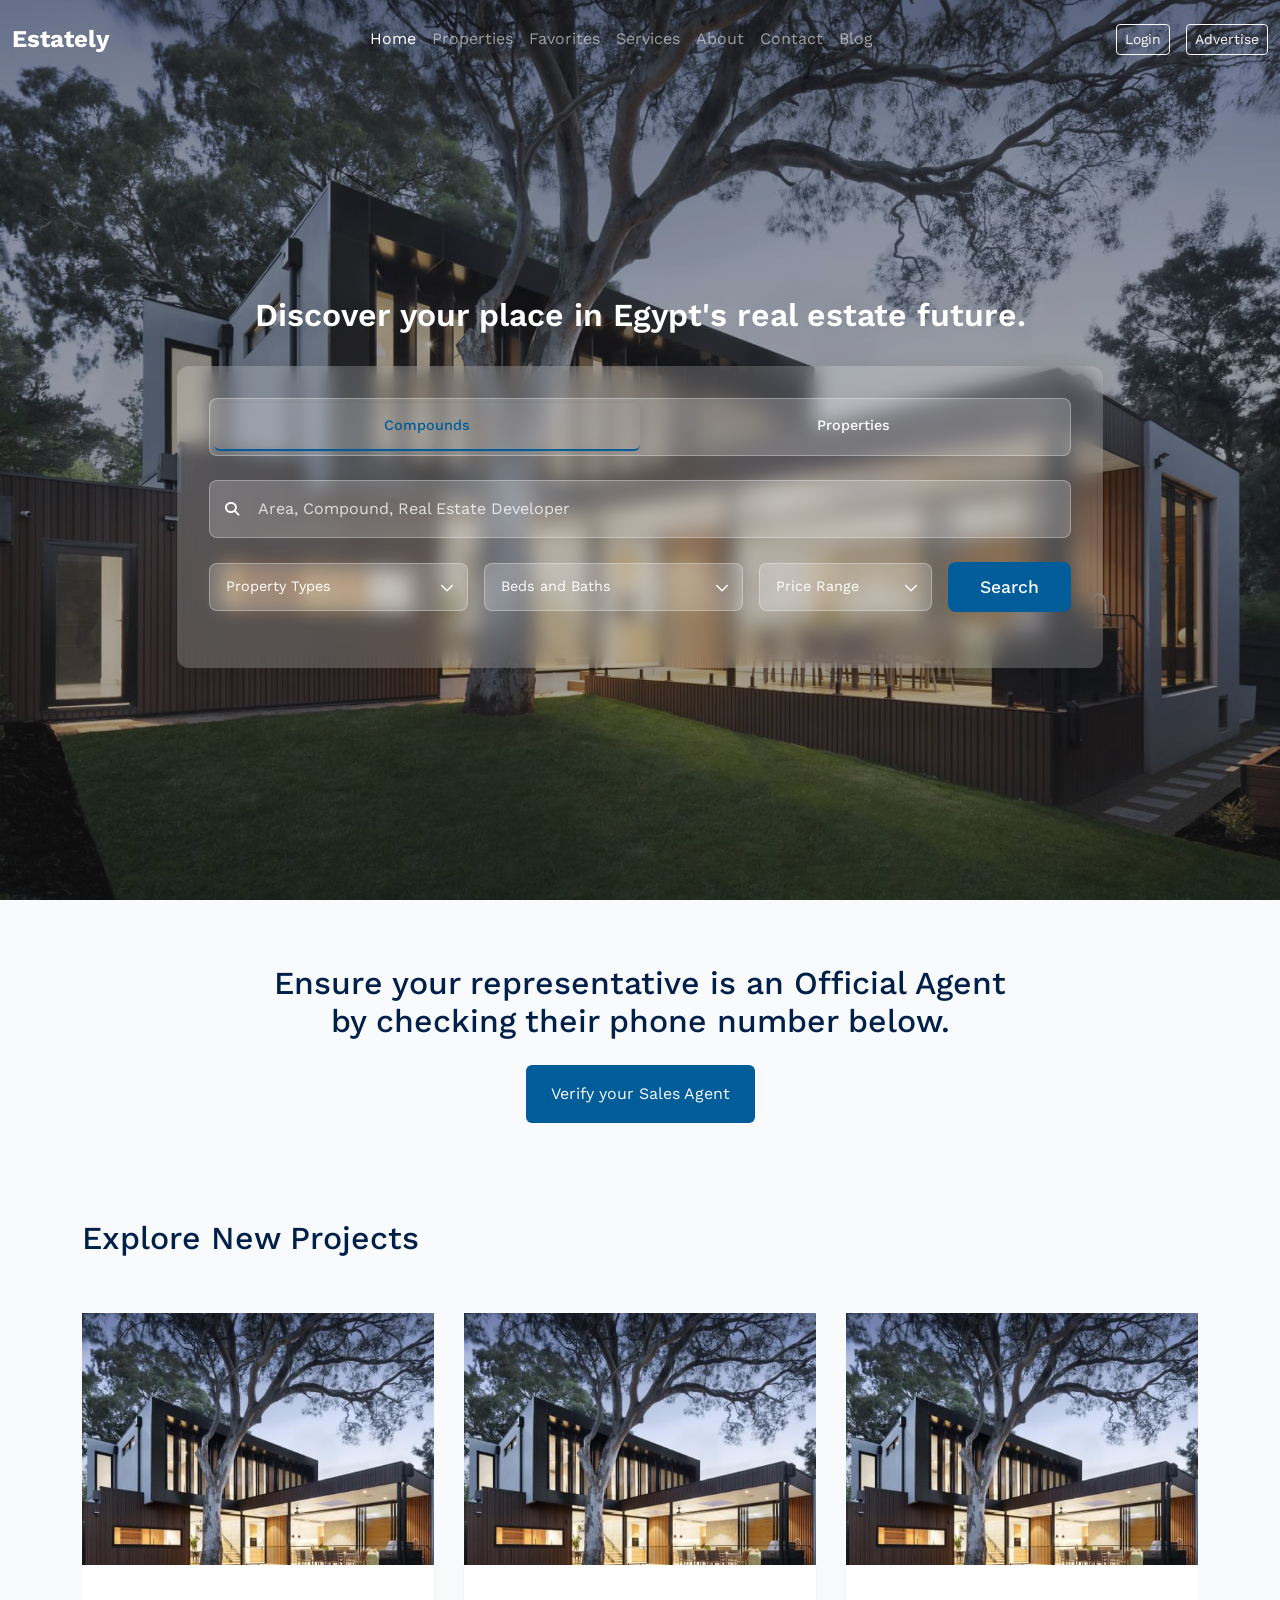
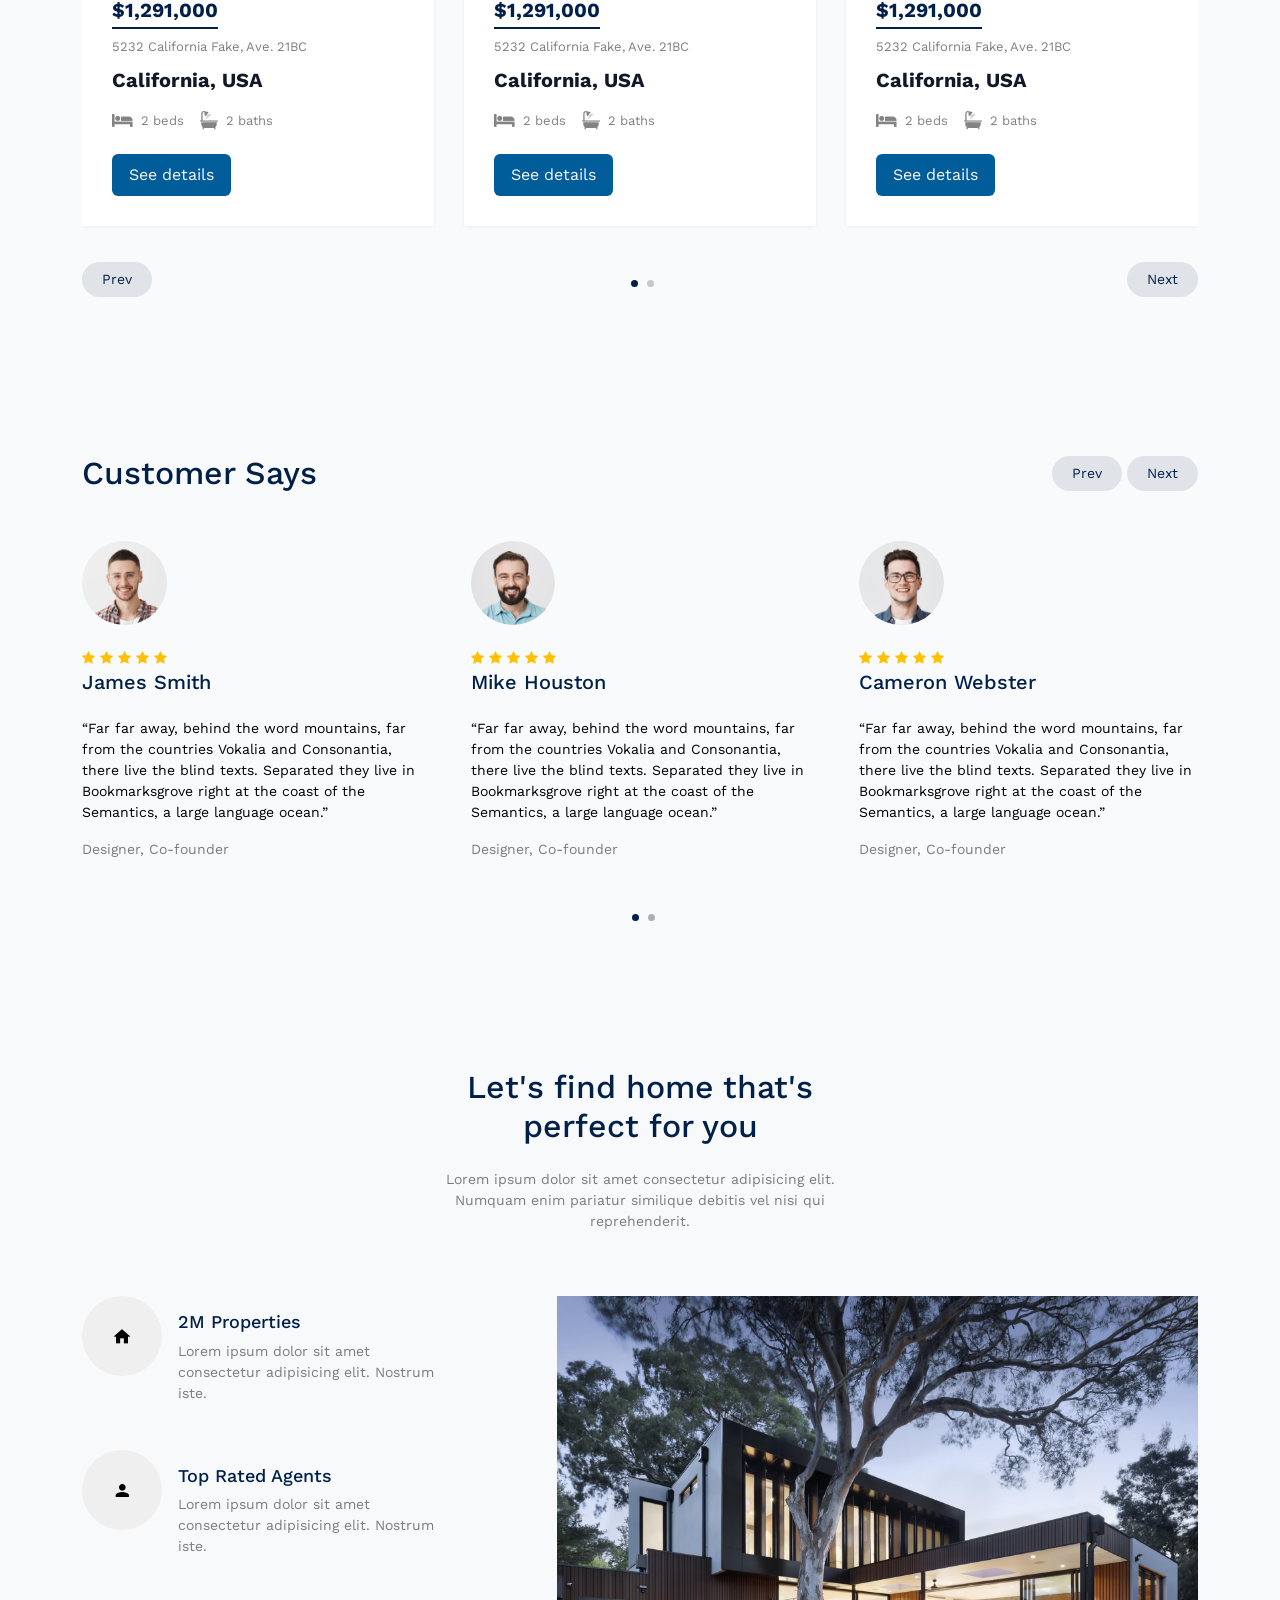
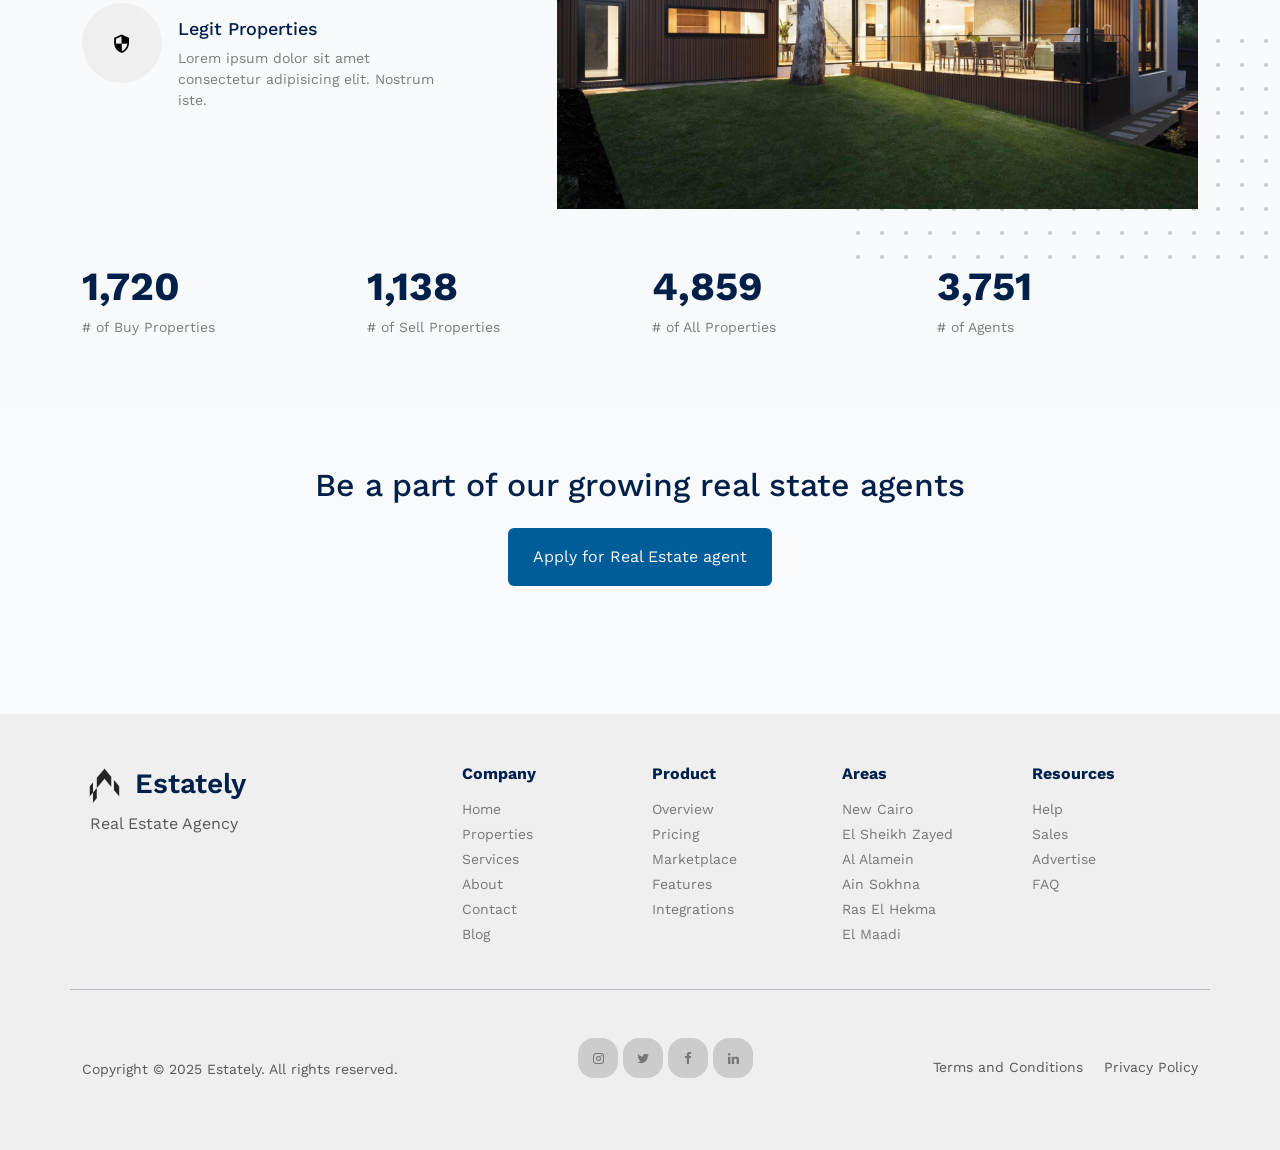
<file: index.html>
<!DOCTYPE html>
<html lang="en">
  <head>
    <meta charset="utf-8" />
    <meta name="viewport" content="width=device-width, initial-scale=1" />
    <meta name="author" content="Untree.co" />
    <link rel="shortcut icon" href="favicon.png" />

    <meta name="description" content="" />
    <meta name="keywords" content="bootstrap, bootstrap5" />

    <link rel="preconnect" href="https://fonts.googleapis.com" />
    <link rel="preconnect" href="https://fonts.gstatic.com" crossorigin />
    <link
      href="https://fonts.googleapis.com/css2?family=Work+Sans:wght@400;500;600;700&display=swap"
      rel="stylesheet"
    />

    <link rel="stylesheet" href="fonts/icomoon/style.css" />
    <link rel="stylesheet" href="fonts/flaticon/font/flaticon.css" />
    <!-- Bootstrap CSS -->
    <link
      href="https://cdn.jsdelivr.net/npm/bootstrap@5.3.2/dist/css/bootstrap.min.css"
      rel="stylesheet"
    />
    <!-- Bootstrap Icons -->
    <link
      rel="stylesheet"
      href="https://cdn.jsdelivr.net/npm/bootstrap-icons@1.11.1/font/bootstrap-icons.css"
    />
    <link rel="stylesheet" href="css/all.css" />
    <link rel="stylesheet" href="css/tiny-slider.css" />
    <link rel="stylesheet" href="css/aos.css" />
    <link rel="stylesheet" href="css/style.css" />

    <title>Estately | Real Estate in Egypt</title>
  </head>
  <body class="main-Background">
    <!-- Header -->
    <header class="first-section fixed-top site-header">
      <nav class="navbar navbar-expand-lg navbar-dark py-3">
        <div class="container-fluid">
          <!-- Mobile menu button -->
          <button
            class="navbar-toggler d-lg-none toggle-button"
            type="button"
            data-bs-toggle="offcanvas"
            data-bs-target="#mobileMenu"
          >
            <i class="toggle-icon fa-solid fa-bars"></i>
          </button>

          <!-- Logo -->
          <a class="logo navbar-brand fw-bold fs-4" href="index.html"
            >Estately</a
          >

          <div class="d-lg-flex d-none justify-content-center flex-grow-1">
            <ul class="navbar-nav">
              <li class="nav-item">
                <a class="nav-link" href="index.html">Home</a>
              </li>
              <li class="nav-item">
                <a class="nav-link" href="properties.html">Properties</a>
              </li>
              <li class="nav-item">
                <a class="nav-link" href="favorites.html">Favorites</a>
              </li>
              <li class="nav-item">
                <a class="nav-link" href="services.html">Services</a>
              </li>
              <li class="nav-item">
                <a class="nav-link" href="about.html">About</a>
              </li>
              <li class="nav-item">
                <a class="nav-link" href="contact.html">Contact</a>
              </li>
              <li class="nav-item">
                <a class="nav-link" href="blog.html">Blog</a>
              </li>
            </ul>
          </div>

          <div class="d-none d-lg-flex align-items-center gap-3">
            <a href="#" class="btn btn-outline-light btn-sm login">Login</a>
            <a href="advertise.html" class="btn btn-outline-light btn-sm login">
              Advertise
            </a>
          </div>
        </div>
        <!-- /.container-fluid -->
      </nav>
      <!-- /.navbar -->
    </header>

    <!-- Mobile Menu Offcanvas -->
    <div
      class="offcanvas offcanvas-start"
      tabindex="-1"
      id="mobileMenu"
      aria-labelledby="mobileMenuLabel"
      data-bs-auto-close="false"
    >
      <div class="offcanvas-header">
        <h5 class="offcanvas-title" id="mobileMenuLabel">Menu</h5>
        <button
          type="button"
          class="btn-close"
          data-bs-dismiss="offcanvas"
          aria-label="Close"
        ></button>
      </div>
      <!-- /offcanvas-header -->
      <div class="offcanvas-body">
        <ul class="navbar-nav">
          <li class="nav-item">
            <a class="nav-link" href="index.html">Home</a>
          </li>
          <li class="nav-item">
            <a class="nav-link" href="properties.html">Properties</a>
          </li>
          <li class="nav-item">
            <a class="nav-link" href="services.html">Services</a>
          </li>
          <li class="nav-item">
            <a class="nav-link" href="about.html">About</a>
          </li>
          <li class="nav-item">
            <a class="nav-link" href="contact.html">Contact</a>
          </li>
          <li class="nav-item">
            <a class="nav-link" href="blog.html">Blog</a>
          </li>
          <span class="line"></span>
          <li class="nav-item">
            <a class="nav-link" href="favorites.html">Favorites</a>
          </li>
          <li class="nav-item">
            <a class="nav-link" href="myaccount.html">My Account</a>
          </li>
          <span class="line"></span>
        </ul>
        <div class="mt-2">
          <a href="#" class="btn btn-outline-light btn-sm login">Login</a>
          <a href="advertise.html" class="btn btn-outline-light btn-sm login">
            Advertise
          </a>
        </div>
      </div>
      <!-- /offcanvas-body -->
    </div> <!-- /offcanvas -->
<!-- End Of Header -->
<!-- ============================================================================================================== -->
    <div class="hero">
      <div class="hero-slide">
        <div
          class="img overlay"
          style="background-image: url('images/hero_bg_3.jpg')"
        ></div>
        <div
          class="img overlay"
          style="background-image: url('images/hero_bg_2.jpg')"
        ></div>
        <div
          class="img overlay"
          style="background-image: url('images/hero_bg_1.jpg')"
        ></div>
      </div>

      <div class="container mt-5">
        <div class="row justify-content-center align-items-center">
          <div class="col-lg-12 text-center">
            <h1 class="heading hero-heading" data-aos="fade-up">
              Discover your place in Egypt's real estate future.
            </h1>
            <!-- Search Form -->
            <div class="row justify-content-center">
              <div class="col-12 col-lg-10">
                <div class="search-card">
                  <!-- Desktop Search Interface -->
                  <div class="desktop-search d-none d-lg-block">
                    <!-- Tabs -->
                    <div class="search-tabs mb-4">
                      <button class="search-tab active" data-tab="compounds">
                        Compounds
                      </button>
                      <button class="search-tab" data-tab="properties">
                        Properties
                      </button>
                    </div>

                    <!-- Main Search Input -->
                    <div class="main-search-container mb-4">
                      <div class="search-input-wrapper">
                        <i class="fa-solid fa-magnifying-glass search-icon"></i>
                        <input
                          type="text"
                          class="main-search-input"
                          placeholder="Area, Compound, Real Estate Developer"
                        />
                      </div>
                    </div>

                    <!-- Filter Dropdowns -->
                    <div class="filter-dropdowns d-flex gap-3 mb-4">
                      <div class="filter-dropdown property-types">
                        <select class="form-select" aria-label="Property Types">
                          <option hidden>Property Types</option>
                          <option value="Apartment">Apartment</option>
                          <option value="Villa">Villa</option>
                          <option value="Twinhouse">Twinhouse</option>
                          <option value="Townhouse">Townhouse</option>
                          <option value="Duplex">Duplex</option>
                          <option value="Penthouse">Penthouse</option>
                          <option value="Chalet">Chalet</option>
                          <option value="Studio">Studio</option>
                        </select>
                      </div>
                      <div class="filter-dropdown beds-baths">
                        <select class="form-select" aria-label="Beds and Baths">
                          <option hidden>Beds and Baths</option>
                          <option value="1-1">1 Bed, 1 Bath</option>
                          <option value="2-2">2 Bed, 2 Bath</option>
                          <option value="3-3">3 Bed, 3 Bath</option>
                          <option value="4-4">4 Bed, 4 Bath</option>
                          <option value="5+-5+">5+ Bed, 5+ Bath</option>
                        </select>
                      </div>
                      <div class="filter-dropdown">
                        <select class="form-select" aria-label="Price Range">
                          <option hidden>Price Range</option>
                          <option value="0-500000">$0 - $500,000</option>
                          <option value="500000-1000000">
                            $500,000 - $1,000,000
                          </option>
                          <option value="1000000-2000000">
                            $1,000,000 - $2,000,000
                          </option>
                          <option value="2000000-5000000">
                            $2,000,000 - $5,000,000
                          </option>
                          <option value="5000000+">$5,000,000+</option>
                        </select>
                      </div>
                      <button class="search-button btn button" type="button">
                        Search
                      </button>
                    </div>
                  </div>

                  <!-- Mobile Search Interface -->
                  <div class="mobile-search d-lg-none">
                    <div class="mobile-search-container">
                      <div class="mobile-search-input-wrapper">
                        <i
                          class="fa-solid fa-magnifying-glass mobile-search-icon"
                        ></i>
                        <input
                          type="text"
                          class="mobile-search-input"
                          placeholder="Area, Compound, Developer"
                        />
                        <button
                          class="mobile-filter-button"
                          type="button"
                          data-bs-toggle="modal"
                          data-bs-target="#filterModal"
                        >
                          <i class="fa-solid fa-sliders-h"></i>
                        </button>
                      </div>
                    </div>
                  </div>
                </div>
              </div>
            </div>
          </div>
        </div>
      </div>
    </div>

    <!-- Filter Modal -->
    <div
      class="modal fade search-filter"
      id="filterModal"
      tabindex="-1"
      aria-labelledby="filterModalLabel"
      aria-hidden="true"
    >
      <div class="modal-dialog">
        <div class="modal-content">
          <div class="modal-header">
            <div class="d-flex align-items-center">
              <i class="fa-solid fa-sliders-h me-2"></i>
              <h5 class="modal-title" id="filterModalLabel">Filters</h5>
            </div>
            <button
              type="button"
              class="btn-close"
              data-bs-dismiss="modal"
              aria-label="Close"
            ></button>
          </div>
          <div class="modal-body">
            <!-- Areas Section -->
            <div class="filter-section">
              <div class="filter-header">
                <h6 class="filter-title">Areas</h6>
                <button class="reset-btn">Reset</button>
              </div>
              <div class="filter-content">
                <div class="add-areas-input">
                  <i class="fa-solid fa-plus text-success me-2"></i>
                  <input
                    type="text"
                    class="form-control"
                    placeholder="Add Areas"
                  />
                </div>
              </div>
            </div>

            <!-- Developers Section -->
            <div class="filter-section">
              <div class="filter-header">
                <h6 class="filter-title">Developers</h6>
                <button class="reset-btn">Reset</button>
              </div>
              <div class="filter-content">
                <div class="add-developers-input">
                  <i class="fa-solid fa-plus text-success me-2"></i>
                  <input
                    type="text"
                    class="form-control"
                    placeholder="Add Developers"
                  />
                </div>
              </div>
            </div>

            <!-- Property Types Section -->
            <div class="filter-section">
              <div class="filter-header">
                <h6 class="filter-title">Property Types</h6>
                <button class="reset-btn">Reset</button>
              </div>
              <div class="filter-content">
                <div class="property-types-grid">
                  <button class="property-type-btn">Apartment</button>
                  <button class="property-type-btn">Villa</button>
                  <button class="property-type-btn">Twinhouse</button>
                  <button class="property-type-btn">Townhouse</button>
                  <button class="property-type-btn">Duplex</button>
                  <button class="property-type-btn">Penthouse</button>
                  <button class="property-type-btn">Chalet</button>
                  <button class="property-type-btn">Studio</button>
                  <button class="property-type-btn">Cabin</button>
                  <button class="property-type-btn">Office</button>
                  <button class="property-type-btn">Clinic</button>
                  <button class="property-type-btn">Retail</button>
                  <button class="property-type-btn">Serviced Studio</button>
                  <button class="property-type-btn">Branded Apartment</button>
                  <button class="property-type-btn">Branded Villa</button>
                  <button class="property-type-btn">Luxury Apartment</button>
                  <button class="property-type-btn">
                    Ultra Luxury Apartment
                  </button>
                  <button class="property-type-btn">Ultra Luxury Villa</button>
                  <button class="property-type-btn">One-story Villa</button>
                  <button class="property-type-btn">Pharmacy</button>
                </div>
              </div>
            </div>
          <!-- Price Section -->
              <div class="filter-section">
              <div class="filter-header">
                <h6 class="filter-title">Price</h6>
                <button class="reset-btn">Reset</button>
              </div>
              <div class="filter-content">
                <div class="range-slider-container">
                  <input
                    type="range"
                    class="range-slider"
                    min="0"
                    max="100000000"
                    value="5000000"
                    id="priceMin"
                  />
                  <input
                    type="range"
                    class="range-slider"
                    min="0"
                    max="100000000"
                    value="25000000"
                    id="priceMax"
                  />
                </div>
                <div class="range-inputs d-flex gap-3 mt-3">
                  <div class="range-input">
                    <input
                      type="number"
                      class="form-control"
                      value="5000000"
                      id="priceMinInput"
                    />
                    <span class="unit">L.E</span>
                  </div>
                  <div class="range-input">
                    <input
                      type="number"
                      class="form-control"
                      value="25000000"
                      id="priceMaxInput"
                    />
                    <span class="unit">L.E</span>
                  </div>
                </div>
              </div>
            </div>
            <!-- Unit Area Section -->
            <div class="filter-section">
              <div class="filter-header">
                <h6 class="filter-title">Unit Area</h6>
                <button class="reset-btn">Reset</button>
              </div>
              <div class="filter-content">
                <div class="range-slider-container">
                  <input
                    type="range"
                    class="range-slider"
                    min="0"
                    max="1000"
                    value="50"
                    id="areaMin"
                  />
                  <input
                    type="range"
                    class="range-slider"
                    min="0"
                    max="1000"
                    value="400"
                    id="areaMax"
                  />
                </div>
                <div class="range-inputs d-flex gap-3 mt-3">
                  <div class="range-input">
                    <input
                      type="number"
                      class="form-control"
                      value="50"
                      id="areaMinInput"
                    />
                    <span class="unit">m2</span>
                  </div>
                  <div class="range-input">
                    <input
                      type="number"
                      class="form-control"
                      value="400"
                      id="areaMaxInput"
                    />
                    <span class="unit">m2</span>
                  </div>
                </div>
              </div>
            </div>

            <!-- Bedrooms Section -->
            <div class="filter-section">
              <div class="filter-header">
                <h6 class="filter-title">Bedrooms</h6>
                <button class="reset-btn">Reset</button>
              </div>
              <div class="filter-content">
                <div class="bedroom-bathroom-options">
                  <button class="option-btn">1</button>
                  <button class="option-btn">2</button>
                  <button class="option-btn">3</button>
                  <button class="option-btn">4</button>
                  <button class="option-btn">5+</button>
                </div>
              </div>
            </div>

            <!-- Bathrooms Section -->
            <div class="filter-section">
              <div class="filter-header">
                <h6 class="filter-title">Bathrooms</h6>
                <button class="reset-btn">Reset</button>
              </div>
              <div class="filter-content">
                <div class="bedroom-bathroom-options">
                  <button class="option-btn">1</button>
                  <button class="option-btn">2</button>
                  <button class="option-btn">3</button>
                  <button class="option-btn">4</button>
                  <button class="option-btn">5+</button>
                </div>
              </div>
            </div>

            <!-- Amenities Section -->
            <div class="filter-section">
              <div class="filter-header">
                <h6 class="filter-title">Amenities</h6>
                <button class="reset-btn">Reset</button>
              </div>
              <div class="filter-content">
                <div class="amenities-grid">
                  <button class="amenity-btn">Garden</button>
                  <button class="amenity-btn">Has roof</button>
                  <button class="amenity-btn">bicycles lanes</button>
                  <button class="amenity-btn">Disability support</button>
                  <button class="amenity-btn">Jogging trail</button>
                  <button class="amenity-btn">Outdoor pools</button>
                  <button class="amenity-btn">Mosque</button>
                  <button class="amenity-btn">Sports Clubs</button>
                  <button class="amenity-btn">Business Hub</button>
                  <button class="amenity-btn">Commercial strip</button>
                  <button class="amenity-btn">Medical center</button>
                  <button class="amenity-btn">Schools</button>
                  <button class="amenity-btn">Underground parking</button>
                  <button class="amenity-btn">Clubhouse</button>
                  <button class="amenity-btn">Terrace</button>
                  <button class="amenity-btn">Sea View</button>
                </div>
              </div>
            </div>
          </div>
          <div class="modal-footer">
            <button
              type="button"
              class="btn btn-outline-secondary"
              data-bs-dismiss="modal"
            >
              Cancel
            </button>
            <button type="button" class="btn btn-primary search-btn">
              Search
            </button>
          </div>
        </div>
      </div>
    </div>
<!-- ===================================================================================================== -->
    <div id="section2" class="section">
      <div class="row justify-content-center">
        <div class="col-lg-7 mx-auto text-center">
          <h2 class="mb-4">
            Ensure your representative is an Official Agent by checking their
            phone number below.
          </h2>
          <!-- Button to Open the Modal -->
          <button
            type="button"
            class="btn button text-white py-3 px-4"
            data-bs-toggle="modal"
            data-bs-target="#exampleModal"
          >
            Verify your Sales Agent
          </button>
          <!-- Modal -->
          <div
            class="modal fade"
            id="exampleModal"
            tabindex="-1"
            aria-labelledby="exampleModalLabel"
            aria-hidden="true"
          >
            <div class="modal-dialog modal-dialog-centered">
              <div class="modal-content">
                <div class="modal-body">
                  <div class="verify-icon mt-4 mb-3">
                    <i class="fa-solid fa-user-check"></i>
                    <h5 class="mt-3">Verify Your Sales Agent</h5>
                  </div>
                  <div class="verify-form mb-2">
                    <label for="phoneNumber" class="form-label secondary-Text"
                      >Enter Agent's Phone Number:</label
                    >
                    <input
                      type="text"
                      class="form-control"
                      id="phoneNumber"
                      placeholder="+20 123 456 7890"
                    />
                  </div>
                </div>
                <div class="modal-footer justify-content-center mb-3">
                  <button
                    type="button"
                    class="btn btn-secondary mt-3"
                    data-bs-dismiss="modal"
                  >
                    Cancel
                  </button>
                  <button type="button" class="btn button mt-3">Verify</button>
                </div>
              </div>
            </div>
          </div>
        </div>
        <!-- /.col-lg-7 -->
      </div>
      <!-- /.row -->
    </div>
<!-- ========================================================================================================== -->
    <div id="section3" class="section">
      <div class="container">
        <div class="row mb-5 align-items-center">
          <div class="col-lg-6">
            <h2 class="font-weight-bold heading">
              Explore New Projects
            </h2>
          </div>
        </div>

        <div class="row">
          <div class="col-12">
            <div class="property-slider-wrap">

              <div class="property-slider">
                <!-- Start of Item -->
                <div class="property-item">
                  <a href="property-single.html" class="img">
                    <img src="images/img_1.jpg" alt="Image" class="img-fluid" />
                  </a>
                  <div class="property-content">
                    <div class="price mb-2">
                      <span class="header-Text">$1,291,000</span>
                    </div>
                    <div>
                      <span class="d-block mb-2 text-black-50"
                        >5232 California Fake, Ave. 21BC</span
                      >
                      <span class="city d-block mb-3 main-Text"
                        >California, USA</span
                      >

                      <div class="specs d-flex mb-4">
                        <span class="d-block d-flex align-items-center me-3">
                          <span class="icon-bed me-2 secondary-Text"></span>
                          <span class="caption secondary-Text">2 beds</span>
                        </span>
                        <span class="d-block d-flex align-items-center">
                          <span class="icon-bath me-2 secondary-Text"></span>
                          <span class="caption secondary-Text">2 baths</span>
                        </span>
                      </div>

                      <a
                        href="property-single.html"
                        class="btn button py-2 px-3"
                        >See details</a
                      >
                    </div>
                  </div>
                </div>
                <!--/ End of .item -->

                <!-- Start of Item -->
                <div class="property-item">
                  <a href="property-single.html" class="img">
                    <img src="images/img_1.jpg" alt="Image" class="img-fluid" />
                  </a>
                  <div class="property-content">
                    <div class="price mb-2">
                      <span class="header-Text">$1,291,000</span>
                    </div>
                    <div>
                      <span class="d-block mb-2 text-black-50"
                        >5232 California Fake, Ave. 21BC</span
                      >
                      <span class="city d-block mb-3 main-Text"
                        >California, USA</span
                      >

                      <div class="specs d-flex mb-4">
                        <span class="d-block d-flex align-items-center me-3">
                          <span class="icon-bed me-2 secondary-Text"></span>
                          <span class="caption secondary-Text">2 beds</span>
                        </span>
                        <span class="d-block d-flex align-items-center">
                          <span class="icon-bath me-2 secondary-Text"></span>
                          <span class="caption secondary-Text">2 baths</span>
                        </span>
                      </div>

                      <a
                        href="property-single.html"
                        class="btn button py-2 px-3"
                        >See details</a
                      >
                    </div>
                  </div>
                </div>
                <!--/ End of .item -->

                <!-- Start of Item -->
                <div class="property-item">
                  <a href="property-single.html" class="img">
                    <img src="images/img_1.jpg" alt="Image" class="img-fluid" />
                  </a>
                  <div class="property-content">
                    <div class="price mb-2">
                      <span class="header-Text">$1,291,000</span>
                    </div>
                    <div>
                      <span class="d-block mb-2 text-black-50"
                        >5232 California Fake, Ave. 21BC</span
                      >
                      <span class="city d-block mb-3 main-Text"
                        >California, USA</span
                      >

                      <div class="specs d-flex mb-4">
                        <span class="d-block d-flex align-items-center me-3">
                          <span class="icon-bed me-2 secondary-Text"></span>
                          <span class="caption secondary-Text">2 beds</span>
                        </span>
                        <span class="d-block d-flex align-items-center">
                          <span class="icon-bath me-2 secondary-Text"></span>
                          <span class="caption secondary-Text">2 baths</span>
                        </span>
                      </div>

                      <a
                        href="property-single.html"
                        class="btn button py-2 px-3"
                        >See details</a
                      >
                    </div>
                  </div>
                </div>
                <!--/ End of .item -->

                <!-- Start of Item -->
                <div class="property-item">
                  <a href="property-single.html" class="img">
                    <img src="images/img_1.jpg" alt="Image" class="img-fluid" />
                  </a>
                  <div class="property-content">
                    <div class="price mb-2">
                      <span class="header-Text">$1,291,000</span>
                    </div>
                    <div>
                      <span class="d-block mb-2 text-black-50"
                        >5232 California Fake, Ave. 21BC</span
                      >
                      <span class="city d-block mb-3 main-Text"
                        >California, USA</span
                      >

                      <div class="specs d-flex mb-4">
                        <span class="d-block d-flex align-items-center me-3">
                          <span class="icon-bed me-2 secondary-Text"></span>
                          <span class="caption secondary-Text">2 beds</span>
                        </span>
                        <span class="d-block d-flex align-items-center">
                          <span class="icon-bath me-2 secondary-Text"></span>
                          <span class="caption secondary-Text">2 baths</span>
                        </span>
                      </div>

                      <a
                        href="property-single.html"
                        class="btn button py-2 px-3"
                        >See details</a
                      >
                    </div>
                  </div>
                </div>
                <!--/ End of .item -->
              </div> <!-- /.property-slider -->

              <div
                id="property-nav"
                class="controls"
                tabindex="0"
                aria-label="Carousel Navigation"
              >
                <span
                  class="prev"
                  data-controls="prev"
                  aria-controls="property"
                  tabindex="-1"
                  >Prev</span
                >
                <span
                  class="next"
                  data-controls="next"
                  aria-controls="property"
                  tabindex="-1"
                  >Next</span
                >
              </div> <!-- /.controls -->
            </div> <!-- /.property-slider-wrap -->
          </div> <!-- /.property-slider-wrap -->
        </div> <!-- /.row -->
      </div> <!-- /.container -->
    </div> <!-- /.section -->
<!-- ================================================================================================================ -->
    <div class="section sec-testimonials">
      <div class="container">
        <div class="row mb-5 align-items-center">
          <div class="col-md-6">
            <h2 class="font-weight-bold heading header-Text mb-4 mb-md-0">
              Customer Says
            </h2>
          </div>
          <div class="col-md-6 text-md-end">
            <div id="testimonial-nav">
              <span class="prev" data-controls="prev">Prev</span>

              <span class="next" data-controls="next">Next</span>
            </div>
          </div>
        </div>

        <div class="row">
          <div class="col-lg-4"></div>
        </div>
        <div class="testimonial-slider-wrap">
          <div class="testimonial-slider">
            <div class="item">
              <div class="testimonial">
                <img
                  src="images/person_1-min.jpg"
                  alt="Image"
                  class="img-fluid rounded-circle w-25 mb-4"
                />
                <div class="rate">
                  <span class="icon-star text-warning"></span>
                  <span class="icon-star text-warning"></span>
                  <span class="icon-star text-warning"></span>
                  <span class="icon-star text-warning"></span>
                  <span class="icon-star text-warning"></span>
                </div>
                <h3 class="h5 text-primary mb-4 header-Text">James Smith</h3>
                <blockquote>
                  <p>
                    &ldquo;Far far away, behind the word mountains, far from the
                    countries Vokalia and Consonantia, there live the blind
                    texts. Separated they live in Bookmarksgrove right at the
                    coast of the Semantics, a large language ocean.&rdquo;
                  </p>
                </blockquote>
                <p class="text-black-50">Designer, Co-founder</p>
              </div>
            </div>

            <div class="item">
              <div class="testimonial">
                <img
                  src="images/person_2-min.jpg"
                  alt="Image"
                  class="img-fluid rounded-circle w-25 mb-4"
                />
                <div class="rate">
                  <span class="icon-star text-warning"></span>
                  <span class="icon-star text-warning"></span>
                  <span class="icon-star text-warning"></span>
                  <span class="icon-star text-warning"></span>
                  <span class="icon-star text-warning"></span>
                </div>
                <h3 class="h5 text-primary mb-4 header-Text">Mike Houston</h3>
                <blockquote>
                  <p>
                    &ldquo;Far far away, behind the word mountains, far from the
                    countries Vokalia and Consonantia, there live the blind
                    texts. Separated they live in Bookmarksgrove right at the
                    coast of the Semantics, a large language ocean.&rdquo;
                  </p>
                </blockquote>
                <p class="text-black-50">Designer, Co-founder</p>
              </div>
            </div>

            <div class="item">
              <div class="testimonial">
                <img
                  src="images/person_3-min.jpg"
                  alt="Image"
                  class="img-fluid rounded-circle w-25 mb-4"
                />
                <div class="rate">
                  <span class="icon-star text-warning"></span>
                  <span class="icon-star text-warning"></span>
                  <span class="icon-star text-warning"></span>
                  <span class="icon-star text-warning"></span>
                  <span class="icon-star text-warning"></span>
                </div>
                <h3 class="h5 text-primary mb-4 header-Text">
                  Cameron Webster
                </h3>
                <blockquote>
                  <p>
                    &ldquo;Far far away, behind the word mountains, far from the
                    countries Vokalia and Consonantia, there live the blind
                    texts. Separated they live in Bookmarksgrove right at the
                    coast of the Semantics, a large language ocean.&rdquo;
                  </p>
                </blockquote>
                <p class="text-black-50">Designer, Co-founder</p>
              </div>
            </div>

            <div class="item">
              <div class="testimonial">
                <img
                  src="images/person_4-min.jpg"
                  alt="Image"
                  class="img-fluid rounded-circle w-25 mb-4"
                />
                <div class="rate">
                  <span class="icon-star text-warning"></span>
                  <span class="icon-star text-warning"></span>
                  <span class="icon-star text-warning"></span>
                  <span class="icon-star text-warning"></span>
                  <span class="icon-star text-warning"></span>
                </div>
                <h3 class="h5 text-primary mb-4 header-Text">Dave Smith</h3>
                <blockquote>
                  <p>
                    &ldquo;Far far away, behind the word mountains, far from the
                    countries Vokalia and Consonantia, there live the blind
                    texts. Separated they live in Bookmarksgrove right at the
                    coast of the Semantics, a large language ocean.&rdquo;
                  </p>
                </blockquote>
                <p class="text-black-50">Designer, Co-founder</p>
              </div>
            </div>
          </div>
        </div>
      </div>
    </div>
<!-- ======================================================================================================== -->
    <div class="section section-4 bg-light">
      <div class="container">
        <div class="row justify-content-center text-center mb-5">
          <div class="col-lg-5">
            <h2 class="font-weight-bold heading Text mb-4">
              Let's find home that's perfect for you
            </h2>
            <p class="text-black-50">
              Lorem ipsum dolor sit amet consectetur adipisicing elit. Numquam
              enim pariatur similique debitis vel nisi qui reprehenderit.
            </p>
          </div>
        </div>
        <div class="row justify-content-between mb-5">
          <div class="col-lg-7 mb-5 mb-lg-0 order-lg-2">
            <div class="img-about dots">
              <img src="images/hero_bg_3.jpg" alt="Image" class="img-fluid" />
            </div>
          </div>
          <div class="col-lg-4">
            <div class="d-flex feature-h">
              <span class="wrap-icon me-3">
                <span class="icon-home2"></span>
              </span>
              <div class="feature-text">
                <h3 class="heading">2M Properties</h3>
                <p class="text-black-50">
                  Lorem ipsum dolor sit amet consectetur adipisicing elit.
                  Nostrum iste.
                </p>
              </div>
            </div>

            <div class="d-flex feature-h">
              <span class="wrap-icon me-3">
                <span class="icon-person"></span>
              </span>
              <div class="feature-text">
                <h3 class="heading">Top Rated Agents</h3>
                <p class="text-black-50">
                  Lorem ipsum dolor sit amet consectetur adipisicing elit.
                  Nostrum iste.
                </p>
              </div>
            </div>

            <div class="d-flex feature-h">
              <span class="wrap-icon me-3">
                <span class="icon-security"></span>
              </span>
              <div class="feature-text">
                <h3 class="heading">Legit Properties</h3>
                <p class="text-black-50">
                  Lorem ipsum dolor sit amet consectetur adipisicing elit.
                  Nostrum iste.
                </p>
              </div>
            </div>
          </div>
        </div>
        <div class="row section-counter mt-5">
          <div
            class="col-6 col-sm-6 col-md-6 col-lg-3"
            data-aos="fade-up"
            data-aos-delay="300"
          >
            <div class="counter-wrap mb-5 mb-lg-0">
              <span class="number"
                ><span class="countup header-Text">3298</span></span
              >
              <span class="caption text-black-50"># of Buy Properties</span>
            </div>
          </div>
          <div
            class="col-6 col-sm-6 col-md-6 col-lg-3"
            data-aos="fade-up"
            data-aos-delay="400"
          >
            <div class="counter-wrap mb-5 mb-lg-0">
              <span class="number"
                ><span class="countup header-Text">2181</span></span
              >
              <span class="caption text-black-50"># of Sell Properties</span>
            </div>
          </div>
          <div
            class="col-6 col-sm-6 col-md-6 col-lg-3"
            data-aos="fade-up"
            data-aos-delay="500"
          >
            <div class="counter-wrap mb-5 mb-lg-0">
              <span class="number"
                ><span class="countup header-Text">9316</span></span
              >
              <span class="caption text-black-50"># of All Properties</span>
            </div>
          </div>
          <div
            class="col-6 col-sm-6 col-md-6 col-lg-3"
            data-aos="fade-up"
            data-aos-delay="600"
          >
            <div class="counter-wrap mb-5 mb-lg-0">
              <span class="number"
                ><span class="countup header-Text">7191</span></span
              >
              <span class="caption text-black-50"># of Agents</span>
            </div>
          </div>
        </div>
      </div>
    </div>
<!-- ============================================================================================================ -->
    <!-- section verify agent phone number -->
    <div class="section">
      <div class="row justify-content-center footer-cta" data-aos="fade-up">
        <div class="col-lg-7 mx-auto text-center">
          <h2 class="mb-4">Be a part of our growing real state agents</h2>
          <p>
            <a href="contact.html" target="_blank" class="btn button text-white py-3 px-4"
              >Apply for Real Estate agent</a
            >
          </p>
        </div>
        <!-- /.col-lg-7 -->
      </div>
      <!-- /.row -->
    </div>
<!-- ==========================================================================================================  -->
    <!-- Footer -->
    <footer class="site-footer mt-5">
      <div class="container">
        <div class="row gy-4">
          <!-- Logo and slogan -->
          <div class="col-md-4">
            <div class="d-flex align-items-center mb-2">
              <img
                src="images/logo.png"
                alt="Logo"
                width="45"
                height="40"
                class="me-2"
              />
              <h5 class="fw-semibold mb-0 fs-3">Estately</h5>
            </div>
            <p class="text-muted ms-2 logo-paragraph">Real Estate Agency</p>
          </div>
          <!-- Company -->
          <div class="col-6 col-md-2">
            <h6 class="fw-bold mb-3">Company</h6>
            <ul class="list-unstyled">
              <li><a href="index.html">Home</a></li>
              <li><a href="properties.html">Properties</a></li>
              <li><a href="services.html">Services</a></li>
              <li><a href="about.html">About</a></li>
              <li><a href="contact.html">Contact</a></li>
              <li><a href="blog.html">Blog</a></li>
            </ul>
          </div>
          <!-- Product -->
          <div class="col-6 col-md-2">
            <h6 class="fw-bold mb-3">Product</h6>
            <ul class="list-unstyled">
              <li><a href="#">Overview</a></li>
              <li><a href="#">Pricing</a></li>
              <li><a href="#">Marketplace</a></li>
              <li><a href="#">Features</a></li>
              <li><a href="#">Integrations</a></li>
            </ul>
          </div>
          <!-- Areas -->
          <div class="col-6 col-md-2">
            <h6 class="fw-bold mb-3">Areas</h6>
            <ul class="list-unstyled">
              <li><a href="#">New Cairo</a></li>
              <li><a href="#">El Sheikh Zayed</a></li>
              <li><a href="#">Al Alamein</a></li>
              <li><a href="#">Ain Sokhna</a></li>
              <li><a href="#">Ras El Hekma</a></li>
              <li><a href="#">El Maadi</a></li>
            </ul>
          </div>
          <!-- Resources -->
          <div class="col-6 col-md-2">
            <h6 class="fw-bold mb-3">Resources</h6>
            <ul class="list-unstyled">
              <li><a href="#">Help</a></li>
              <li><a href="#">Sales</a></li>
              <li><a href="advertise.html">Advertise</a></li>
              <li><a href="#">FAQ</a></li>
            </ul>
          </div>

        <hr class="my-4" />

        <div
          class="d-flex flex-column flex-md-row justify-content-between align-items-center"
        >
          <p class="mb-2 mb-md-0 text-muted">
            Copyright &copy; 2025 Estately. All rights reserved.
          </p>
            <ul class="list-unstyled social">
              <li>
                <a href="#"><span class="icon-instagram"></span></a>
              </li>
              <li>
                <a href="#"><span class="icon-twitter"></span></a>
              </li>
              <li>
                <a href="#"><span class="icon-facebook"></span></a>
              </li>
              <li>
                <a href="#"><span class="icon-linkedin"></span></a>
              </li>
            </ul>
          <div>
            <a href="#" class="text-muted me-3">Terms and Conditions</a>
            <a href="#" class="text-muted">Privacy Policy</a>
          </div>
        </div>
      </div>
    </footer>
    <!-- /.footer -->
<!-- ================================================================================================================ -->
    <!-- Preloader -->
    <div id="overlayer"></div>
    <div class="loader">
      <div class="spinner-border" role="status">
        <span class="visually-hidden">Loading...</span>
      </div>
    </div>

<!-- ===================================================================================================================================== -->
    <!-- Bootstrap JS -->
    <script src="https://cdn.jsdelivr.net/npm/bootstrap@5.3.3/dist/js/bootstrap.bundle.min.js"></script>
    <script src="js/tiny-slider.js"></script>
    <script src="js/aos.js"></script>
    <script src="js/navbar.js"></script>
    <script src="js/counter.js"></script>
    <script src="js/custom.js"></script>
    <script src="js/search.js"></script>
  </body>
</html>
</file>
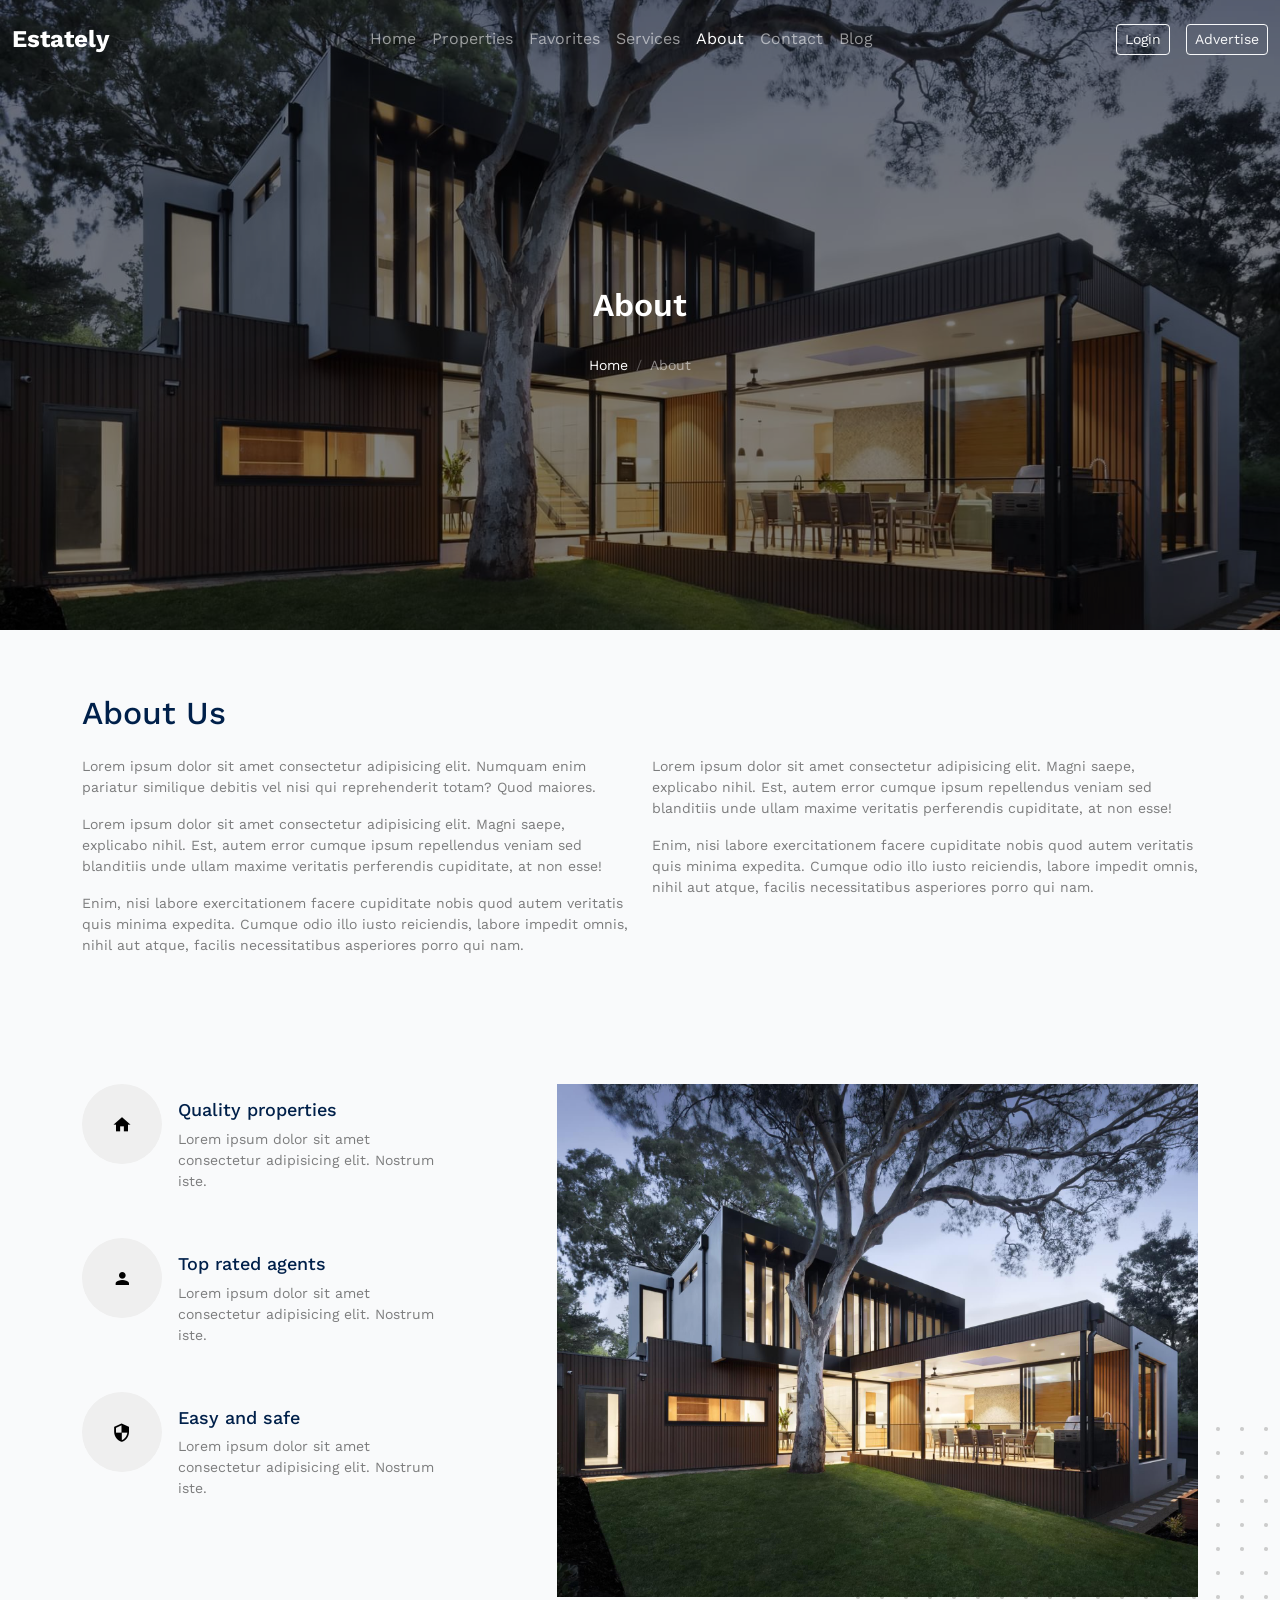
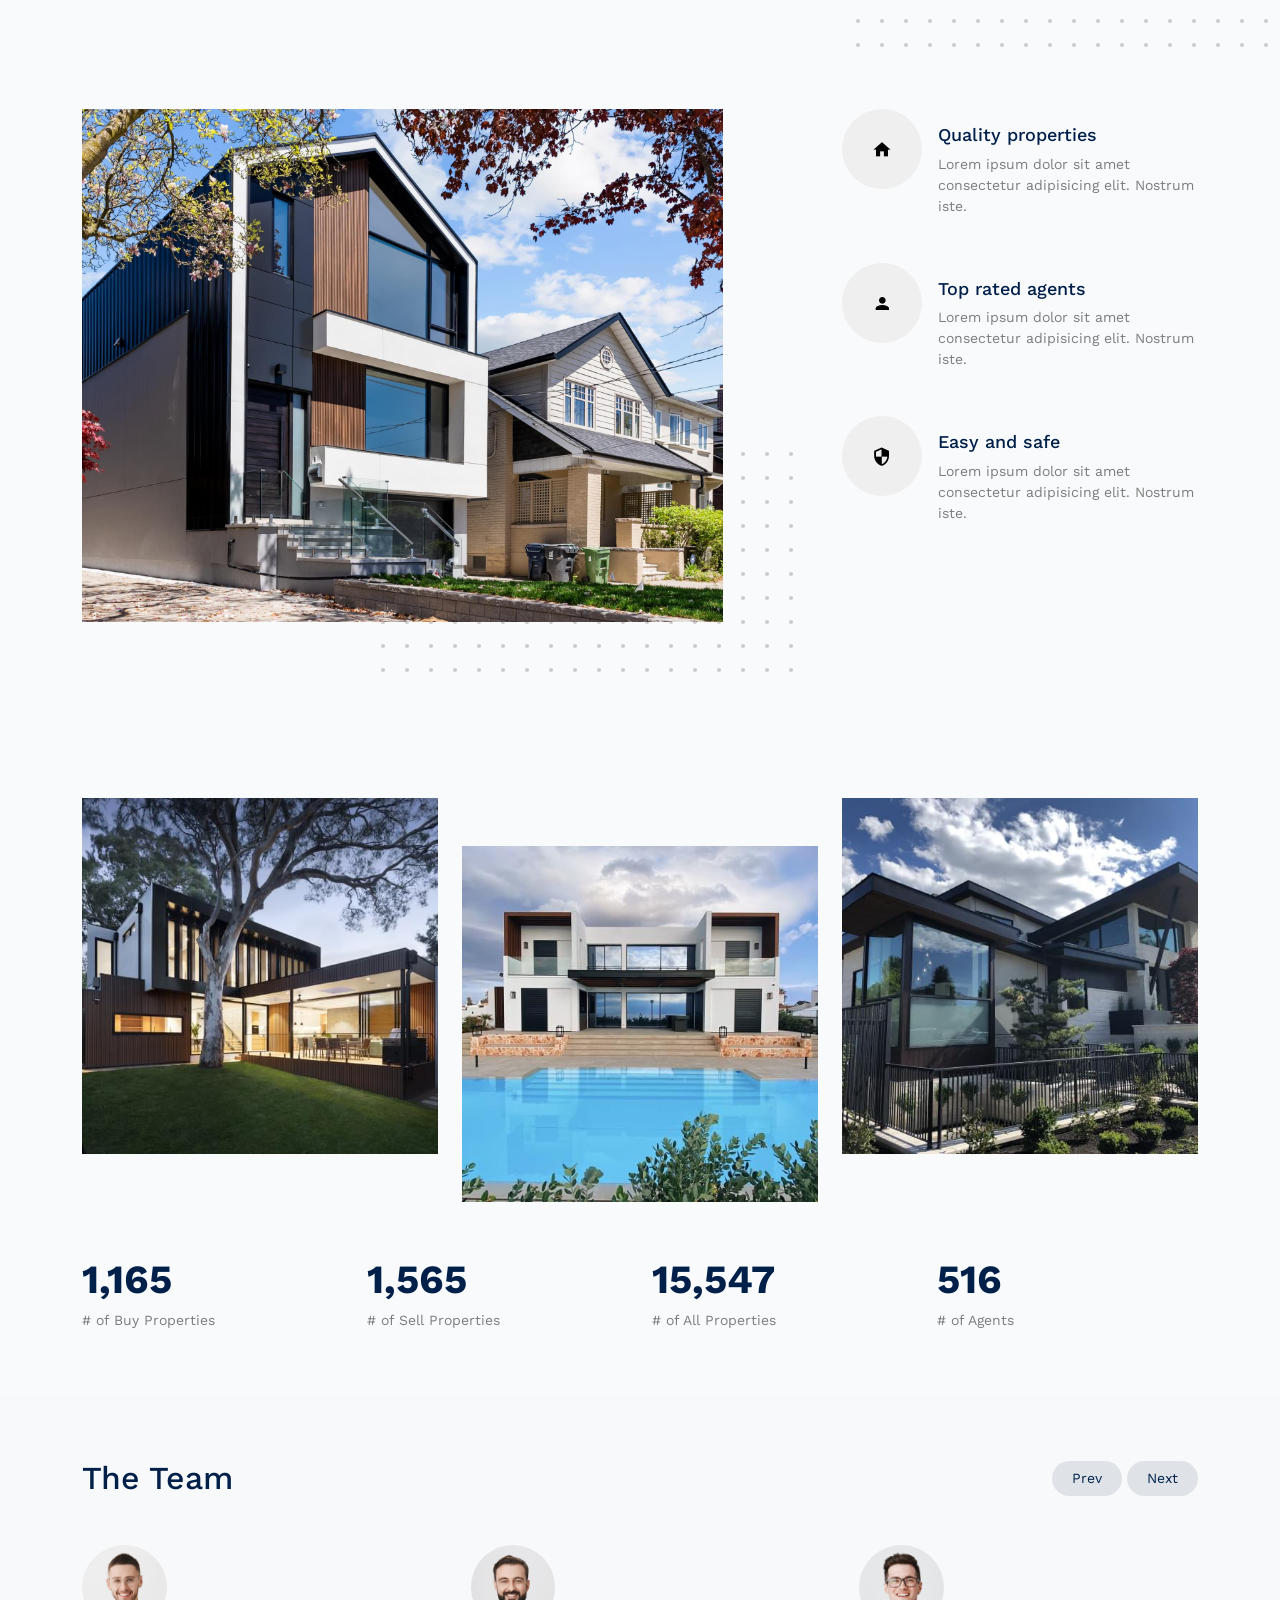
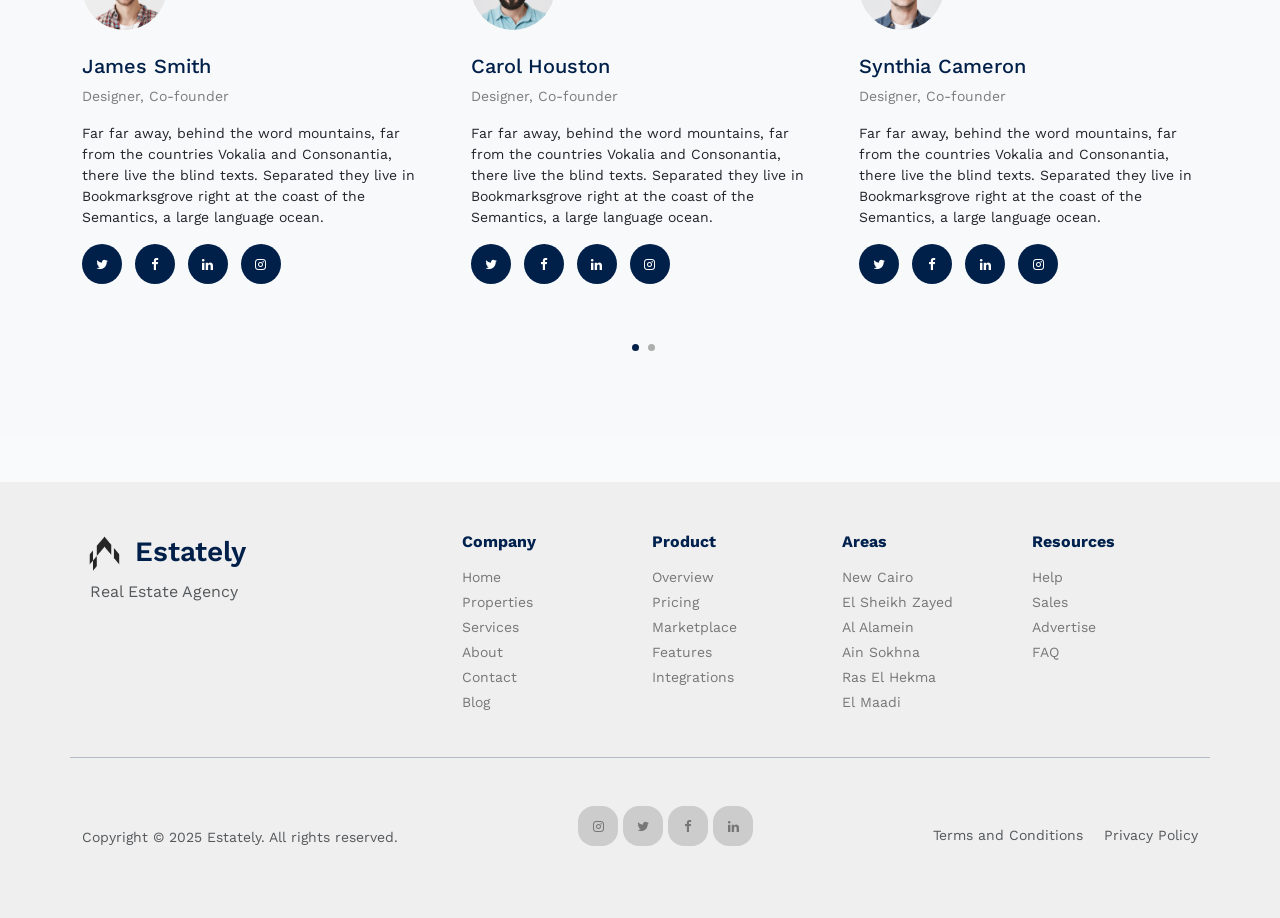
<file: about.html>
<!-- /*
* Template Name: Property
* Template Author: Untree.co
* Template URI: https://untree.co/
* License: https://creativecommons.org/licenses/by/3.0/
*/ -->
<!DOCTYPE html>
<html lang="en">
  <head>
    <meta charset="utf-8" />
    <meta name="viewport" content="width=device-width, initial-scale=1" />
    <meta name="author" content="Untree.co" />
    <link rel="shortcut icon" href="favicon.png" />

    <meta name="description" content="" />
    <meta name="keywords" content="bootstrap, bootstrap5" />

    <link rel="preconnect" href="https://fonts.googleapis.com" />
    <link rel="preconnect" href="https://fonts.gstatic.com" crossorigin />
    <link
      href="https://fonts.googleapis.com/css2?family=Work+Sans:wght@400;500;600;700&display=swap"
      rel="stylesheet"
    />

    <link rel="stylesheet" href="fonts/icomoon/style.css" />
    <link rel="stylesheet" href="fonts/flaticon/font/flaticon.css" />
    <!-- Bootstrap CSS -->
    <link
      href="https://cdn.jsdelivr.net/npm/bootstrap@5.3.2/dist/css/bootstrap.min.css"
      rel="stylesheet"
    />
    <!-- Bootstrap Icons -->
    <link
      rel="stylesheet"
      href="https://cdn.jsdelivr.net/npm/bootstrap-icons@1.11.1/font/bootstrap-icons.css"
    />
    <link rel="stylesheet" href="css/all.css" />
    <link rel="stylesheet" href="css/tiny-slider.css" />
    <link rel="stylesheet" href="css/aos.css" />
    <link rel="stylesheet" href="css/style.css" />

    <title>Estately | Real Estate in Egypt</title>
  </head>
  <body class="main-Background">
    <!-- Header -->
    <header class="first-section fixed-top site-header">
      <nav class="navbar navbar-expand-lg navbar-dark py-3">
        <div class="container-fluid">
          <!-- Mobile menu button -->
          <button
            class="navbar-toggler d-lg-none toggle-button"
            type="button"
            data-bs-toggle="offcanvas"
            data-bs-target="#mobileMenu"
          >
            <i class="toggle-icon fa-solid fa-bars"></i>
          </button>

          <!-- Logo -->
          <a class="logo navbar-brand fw-bold fs-4" href="index.html"
            >Estately</a
          >

          <div class="d-lg-flex d-none justify-content-center flex-grow-1">
            <ul class="navbar-nav">
              <li class="nav-item">
                <a class="nav-link" href="index.html">Home</a>
              </li>
              <li class="nav-item">
                <a class="nav-link" href="properties.html">Properties</a>
              </li>
              <li class="nav-item">
                <a class="nav-link" href="favorites.html">Favorites</a>
              </li>
              <li class="nav-item">
                <a class="nav-link" href="services.html">Services</a>
              </li>
              <li class="nav-item">
                <a class="nav-link" href="about.html">About</a>
              </li>
              <li class="nav-item">
                <a class="nav-link" href="contact.html">Contact</a>
              </li>
              <li class="nav-item">
                <a class="nav-link" href="blog.html">Blog</a>
              </li>
            </ul>
          </div>

          <div class="d-none d-lg-flex align-items-center gap-3">
            <a href="#" class="btn btn-outline-light btn-sm login">Login</a>
            <a href="advertise.html" class="btn btn-outline-light btn-sm login">
              Advertise
            </a>
          </div>
        </div>
        <!-- /.container-fluid -->
      </nav>
      <!-- /.navbar -->
    </header>

    <!-- Mobile Menu Offcanvas -->
    <div
      class="offcanvas offcanvas-start"
      tabindex="-1"
      id="mobileMenu"
      aria-labelledby="mobileMenuLabel"
      data-bs-auto-close="false"
    >
      <div class="offcanvas-header">
        <h5 class="offcanvas-title" id="mobileMenuLabel">Menu</h5>
        <button
          type="button"
          class="btn-close"
          data-bs-dismiss="offcanvas"
          aria-label="Close"
        ></button>
      </div>
      <!-- /offcanvas-header -->
      <div class="offcanvas-body">
        <ul class="navbar-nav">
          <li class="nav-item">
            <a class="nav-link" href="index.html">Home</a>
          </li>
          <li class="nav-item">
            <a class="nav-link" href="properties.html">Properties</a>
          </li>
          <li class="nav-item">
            <a class="nav-link" href="services.html">Services</a>
          </li>
          <li class="nav-item">
            <a class="nav-link" href="about.html">About</a>
          </li>
          <li class="nav-item">
            <a class="nav-link" href="contact.html">Contact</a>
          </li>
          <li class="nav-item">
            <a class="nav-link" href="blog.html">Blog</a>
          </li>
          <span class="line"></span>
          <li class="nav-item">
            <a class="nav-link" href="favorites.html">Favorites</a>
          </li>
          <li class="nav-item">
            <a class="nav-link" href="myaccount.html">My Account</a>
          </li>
          <span class="line"></span>
        </ul>
        <div class="mt-2">
          <a href="#" class="btn btn-outline-light btn-sm login">Login</a>
          <a href="advertise.html" class="btn btn-outline-light btn-sm login">
            Advertise
          </a>
        </div>
      </div>
      <!-- /offcanvas-body -->
    </div>
    <!-- /offcanvas -->
    <!-- End Of Header -->
    <!-- //////////////////////////////////////////////////////////////////////////////// -->

    <div
      class="hero page-inner overlay"
      style="background-image: url('images/hero_bg_3.jpg')"
    >
      <div class="container">
        <div class="row justify-content-center align-items-center">
          <div class="col-lg-9 text-center mt-5">
            <h1 class="heading" data-aos="fade-up">About</h1>

            <nav
              aria-label="breadcrumb"
              data-aos="fade-up"
              data-aos-delay="200"
            >
              <ol class="breadcrumb text-center justify-content-center">
                <li class="breadcrumb-item"><a href="index.html">Home</a></li>
                <li
                  class="breadcrumb-item active text-white-50"
                  aria-current="page"
                >
                  About
                </li>
              </ol>
            </nav>
          </div>
        </div>
      </div>
    </div>

    <div id="section2" class="section">
      <div class="container">
        <div class="row text-left mb-5">
          <div class="col-12">
            <h2 class="font-weight-bold heading header-Text mb-4">About Us</h2>
          </div>
          <div class="col-lg-6">
            <p class="text-black-50">
              Lorem ipsum dolor sit amet consectetur adipisicing elit. Numquam
              enim pariatur similique debitis vel nisi qui reprehenderit totam?
              Quod maiores.
            </p>
            <p class="text-black-50">
              Lorem ipsum dolor sit amet consectetur adipisicing elit. Magni
              saepe, explicabo nihil. Est, autem error cumque ipsum repellendus
              veniam sed blanditiis unde ullam maxime veritatis perferendis
              cupiditate, at non esse!
            </p>
            <p class="text-black-50">
              Enim, nisi labore exercitationem facere cupiditate nobis quod
              autem veritatis quis minima expedita. Cumque odio illo iusto
              reiciendis, labore impedit omnis, nihil aut atque, facilis
              necessitatibus asperiores porro qui nam.
            </p>
          </div>
          <div class="col-lg-6">
            <p class="text-black-50">
              Lorem ipsum dolor sit amet consectetur adipisicing elit. Magni
              saepe, explicabo nihil. Est, autem error cumque ipsum repellendus
              veniam sed blanditiis unde ullam maxime veritatis perferendis
              cupiditate, at non esse!
            </p>
            <p class="text-black-50">
              Enim, nisi labore exercitationem facere cupiditate nobis quod
              autem veritatis quis minima expedita. Cumque odio illo iusto
              reiciendis, labore impedit omnis, nihil aut atque, facilis
              necessitatibus asperiores porro qui nam.
            </p>
          </div>
        </div>
      </div>
    </div>

    <div class="section pt-0">
      <div class="container">
        <div class="row justify-content-between mb-5">
          <div class="col-lg-7 mb-5 mb-lg-0 order-lg-2">
            <div class="img-about dots">
              <img src="images/hero_bg_3.jpg" alt="Image" class="img-fluid" />
            </div>
          </div>
          <div class="col-lg-4">
            <div class="d-flex feature-h">
              <span class="wrap-icon me-3">
                <span class="icon-home2"></span>
              </span>
              <div class="feature-text">
                <h3 class="heading">Quality properties</h3>
                <p class="text-black-50">
                  Lorem ipsum dolor sit amet consectetur adipisicing elit.
                  Nostrum iste.
                </p>
              </div>
            </div>

            <div class="d-flex feature-h">
              <span class="wrap-icon me-3">
                <span class="icon-person"></span>
              </span>
              <div class="feature-text">
                <h3 class="heading">Top rated agents</h3>
                <p class="text-black-50">
                  Lorem ipsum dolor sit amet consectetur adipisicing elit.
                  Nostrum iste.
                </p>
              </div>
            </div>

            <div class="d-flex feature-h">
              <span class="wrap-icon me-3">
                <span class="icon-security"></span>
              </span>
              <div class="feature-text">
                <h3 class="heading">Easy and safe</h3>
                <p class="text-black-50">
                  Lorem ipsum dolor sit amet consectetur adipisicing elit.
                  Nostrum iste.
                </p>
              </div>
            </div>
          </div>
        </div>
      </div>
    </div>

    <div class="section pt-0">
      <div class="container">
        <div class="row justify-content-between mb-5">
          <div class="col-lg-7 mb-5 mb-lg-0">
            <div class="img-about dots">
              <img src="images/hero_bg_2.jpg" alt="Image" class="img-fluid" />
            </div>
          </div>
          <div class="col-lg-4">
            <div class="d-flex feature-h">
              <span class="wrap-icon me-3">
                <span class="icon-home2"></span>
              </span>
              <div class="feature-text">
                <h3 class="heading">Quality properties</h3>
                <p class="text-black-50">
                  Lorem ipsum dolor sit amet consectetur adipisicing elit.
                  Nostrum iste.
                </p>
              </div>
            </div>

            <div class="d-flex feature-h">
              <span class="wrap-icon me-3">
                <span class="icon-person"></span>
              </span>
              <div class="feature-text">
                <h3 class="heading">Top rated agents</h3>
                <p class="text-black-50">
                  Lorem ipsum dolor sit amet consectetur adipisicing elit.
                  Nostrum iste.
                </p>
              </div>
            </div>

            <div class="d-flex feature-h">
              <span class="wrap-icon me-3">
                <span class="icon-security"></span>
              </span>
              <div class="feature-text">
                <h3 class="heading">Easy and safe</h3>
                <p class="text-black-50">
                  Lorem ipsum dolor sit amet consectetur adipisicing elit.
                  Nostrum iste.
                </p>
              </div>
            </div>
          </div>
        </div>
      </div>
    </div>
    <div class="section">
      <div class="container">
        <div class="row">
          <div class="col-md-4" data-aos="fade-up" data-aos-delay="0">
            <img src="images/img_1.jpg" alt="Image" class="img-fluid" />
          </div>
          <div class="col-md-4 mt-lg-5" data-aos="fade-up" data-aos-delay="100">
            <img src="images/img_3.jpg" alt="Image" class="img-fluid" />
          </div>
          <div class="col-md-4" data-aos="fade-up" data-aos-delay="200">
            <img src="images/img_2.jpg" alt="Image" class="img-fluid" />
          </div>
        </div>
        <div class="row section-counter mt-5">
          <div
            class="col-6 col-sm-6 col-md-6 col-lg-3"
            data-aos="fade-up"
            data-aos-delay="300"
          >
            <div class="counter-wrap mb-5 mb-lg-0">
              <span class="number"
                ><span class="countup header-Text">2917</span></span
              >
              <span class="caption text-black-50"># of Buy Properties</span>
            </div>
          </div>
          <div
            class="col-6 col-sm-6 col-md-6 col-lg-3"
            data-aos="fade-up"
            data-aos-delay="400"
          >
            <div class="counter-wrap mb-5 mb-lg-0">
              <span class="number"
                ><span class="countup header-Text">3918</span></span
              >
              <span class="caption text-black-50"># of Sell Properties</span>
            </div>
          </div>
          <div
            class="col-6 col-sm-6 col-md-6 col-lg-3"
            data-aos="fade-up"
            data-aos-delay="500"
          >
            <div class="counter-wrap mb-5 mb-lg-0">
              <span class="number"
                ><span class="countup header-Text">38928</span></span
              >
              <span class="caption text-black-50"># of All Properties</span>
            </div>
          </div>
          <div
            class="col-6 col-sm-6 col-md-6 col-lg-3"
            data-aos="fade-up"
            data-aos-delay="600"
          >
            <div class="counter-wrap mb-5 mb-lg-0">
              <span class="number"
                ><span class="countup header-Text">1291</span></span
              >
              <span class="caption text-black-50"># of Agents</span>
            </div>
          </div>
        </div>
      </div>
    </div>

    <div class="section sec-testimonials bg-light">
      <div class="container">
        <div class="row mb-5 align-items-center">
          <div class="col-md-6">
            <h2 class="font-weight-bold heading header-Text mb-4 mb-md-0">
              The Team
            </h2>
          </div>
          <div class="col-md-6 text-md-end">
            <div id="testimonial-nav">
              <span class="prev" data-controls="prev">Prev</span>

              <span class="next" data-controls="next">Next</span>
            </div>
          </div>
        </div>

        <div class="row">
          <div class="col-lg-4"></div>
        </div>
        <div class="testimonial-slider-wrap">
          <div class="testimonial-slider">
            <div class="item">
              <div class="testimonial">
                <img
                  src="images/person_1-min.jpg"
                  alt="Image"
                  class="img-fluid rounded-circle w-25 mb-4"
                />
                <h3 class="h5 header-Text">James Smith</h3>
                <p class="text-black-50">Designer, Co-founder</p>

                <p>
                  Far far away, behind the word mountains, far from the
                  countries Vokalia and Consonantia, there live the blind texts.
                  Separated they live in Bookmarksgrove right at the coast of
                  the Semantics, a large language ocean.
                </p>

                <ul class="social list-unstyled list-inline dark-hover">
                  <li class="list-inline-item">
                    <a href="#"><span class="icon-twitter"></span></a>
                  </li>
                  <li class="list-inline-item">
                    <a href="#"><span class="icon-facebook"></span></a>
                  </li>
                  <li class="list-inline-item">
                    <a href="#"><span class="icon-linkedin"></span></a>
                  </li>
                  <li class="list-inline-item">
                    <a href="#"><span class="icon-instagram"></span></a>
                  </li>
                </ul>
              </div>
            </div>

            <div class="item">
              <div class="testimonial">
                <img
                  src="images/person_2-min.jpg"
                  alt="Image"
                  class="img-fluid rounded-circle w-25 mb-4"
                />
                <h3 class="h5 header-Text">Carol Houston</h3>
                <p class="text-black-50">Designer, Co-founder</p>

                <p>
                  Far far away, behind the word mountains, far from the
                  countries Vokalia and Consonantia, there live the blind texts.
                  Separated they live in Bookmarksgrove right at the coast of
                  the Semantics, a large language ocean.
                </p>

                <ul class="social list-unstyled list-inline dark-hover">
                  <li class="list-inline-item">
                    <a href="#"><span class="icon-twitter"></span></a>
                  </li>
                  <li class="list-inline-item">
                    <a href="#"><span class="icon-facebook"></span></a>
                  </li>
                  <li class="list-inline-item">
                    <a href="#"><span class="icon-linkedin"></span></a>
                  </li>
                  <li class="list-inline-item">
                    <a href="#"><span class="icon-instagram"></span></a>
                  </li>
                </ul>
              </div>
            </div>

            <div class="item">
              <div class="testimonial">
                <img
                  src="images/person_3-min.jpg"
                  alt="Image"
                  class="img-fluid rounded-circle w-25 mb-4"
                />
                <h3 class="h5 header-Text">Synthia Cameron</h3>
                <p class="text-black-50">Designer, Co-founder</p>

                <p>
                  Far far away, behind the word mountains, far from the
                  countries Vokalia and Consonantia, there live the blind texts.
                  Separated they live in Bookmarksgrove right at the coast of
                  the Semantics, a large language ocean.
                </p>

                <ul class="social list-unstyled list-inline dark-hover">
                  <li class="list-inline-item">
                    <a href="#"><span class="icon-twitter"></span></a>
                  </li>
                  <li class="list-inline-item">
                    <a href="#"><span class="icon-facebook"></span></a>
                  </li>
                  <li class="list-inline-item">
                    <a href="#"><span class="icon-linkedin"></span></a>
                  </li>
                  <li class="list-inline-item">
                    <a href="#"><span class="icon-instagram"></span></a>
                  </li>
                </ul>
              </div>
            </div>

            <div class="item">
              <div class="testimonial">
                <img
                  src="images/person_4-min.jpg"
                  alt="Image"
                  class="img-fluid rounded-circle w-25 mb-4"
                />
                <h3 class="h5 header-Text">Davin Smith</h3>
                <p class="text-black-50">Designer, Co-founder</p>

                <p>
                  Far far away, behind the word mountains, far from the
                  countries Vokalia and Consonantia, there live the blind texts.
                  Separated they live in Bookmarksgrove right at the coast of
                  the Semantics, a large language ocean.
                </p>

                <ul class="social list-unstyled list-inline dark-hover">
                  <li class="list-inline-item">
                    <a href="#"><span class="icon-twitter"></span></a>
                  </li>
                  <li class="list-inline-item">
                    <a href="#"><span class="icon-facebook"></span></a>
                  </li>
                  <li class="list-inline-item">
                    <a href="#"><span class="icon-linkedin"></span></a>
                  </li>
                  <li class="list-inline-item">
                    <a href="#"><span class="icon-instagram"></span></a>
                  </li>
                </ul>
              </div>
            </div>
          </div>
        </div>
      </div>
    </div>

        <!-- Footer -->
    <footer class="site-footer mt-5">
      <div class="container">
        <div class="row gy-4">
          <!-- Logo and slogan -->
          <div class="col-md-4">
            <div class="d-flex align-items-center mb-2">
              <img
                src="images/logo.png"
                alt="Logo"
                width="45"
                height="40"
                class="me-2"
              />
              <h5 class="fw-semibold mb-0 fs-3">Estately</h5>
            </div>
            <p class="text-muted ms-2" style="font-size: 16px;">Real Estate Agency</p>
          </div>
          <!-- Company -->
          <div class="col-6 col-md-2">
            <h6 class="fw-bold mb-3">Company</h6>
            <ul class="list-unstyled">
              <li><a href="home.html">Home</a></li>
              <li><a href="properties.html">Properties</a></li>
              <li><a href="services.html">Services</a></li>
              <li><a href="about.html">About</a></li>
              <li><a href="contact.html">Contact</a></li>
              <li><a href="blog.html">Blog</a></li>
            </ul>
          </div>
          <!-- Product -->
          <div class="col-6 col-md-2">
            <h6 class="fw-bold mb-3">Product</h6>
            <ul class="list-unstyled">
              <li><a href="#">Overview</a></li>
              <li><a href="#">Pricing</a></li>
              <li><a href="#">Marketplace</a></li>
              <li><a href="#">Features</a></li>
              <li><a href="#">Integrations</a></li>
            </ul>
          </div>
          <!-- Areas -->
          <div class="col-6 col-md-2">
            <h6 class="fw-bold mb-3">Areas</h6>
            <ul class="list-unstyled">
              <li><a href="#">New Cairo</a></li>
              <li><a href="#">El Sheikh Zayed</a></li>
              <li><a href="#">Al Alamein</a></li>
              <li><a href="#">Ain Sokhna</a></li>
              <li><a href="#">Ras El Hekma</a></li>
              <li><a href="#">El Maadi</a></li>
            </ul>
          </div>
          <!-- Resources -->
          <div class="col-6 col-md-2">
            <h6 class="fw-bold mb-3">Resources</h6>
            <ul class="list-unstyled">
              <li><a href="#">Help</a></li>
              <li><a href="#">Sales</a></li>
              <li><a href="#">Advertise</a></li>
              <li><a href="#">FAQ</a></li>
            </ul>
          </div>

        <hr class="my-4" />

        <div
          class="d-flex flex-column flex-md-row justify-content-between align-items-center"
        >
          <p class="mb-2 mb-md-0 text-muted">
            Copyright &copy; 2025 Estately. All rights reserved.
          </p>
            <ul class="list-unstyled social">
              <li>
                <a href="#"><span class="icon-instagram"></span></a>
              </li>
              <li>
                <a href="#"><span class="icon-twitter"></span></a>
              </li>
              <li>
                <a href="#"><span class="icon-facebook"></span></a>
              </li>
              <li>
                <a href="#"><span class="icon-linkedin"></span></a>
              </li>
            </ul>
          <div>
            <a href="#" class="text-muted me-3">Terms and Conditions</a>
            <a href="#" class="text-muted">Privacy Policy</a>
          </div>
        </div>
      </div>
    </footer>
    <!-- /.footer -->

    <!-- Preloader -->
    <div id="overlayer"></div>
    <div class="loader">
      <div class="spinner-border" role="status">
        <span class="visually-hidden">Loading...</span>
      </div>
    </div>

    <!-- ////////////////////////////////////////////////////////////////////////////////////////////////////////////////// -->
    <!-- Bootstrap JS -->
    <script src="https://cdn.jsdelivr.net/npm/bootstrap@5.3.3/dist/js/bootstrap.bundle.min.js"></script>
    <script src="js/tiny-slider.js"></script>
    <script src="js/aos.js"></script>
    <script src="js/navbar.js"></script>
    <script src="js/counter.js"></script>
    <script src="js/custom.js"></script>
  </body>
</html>
</file>
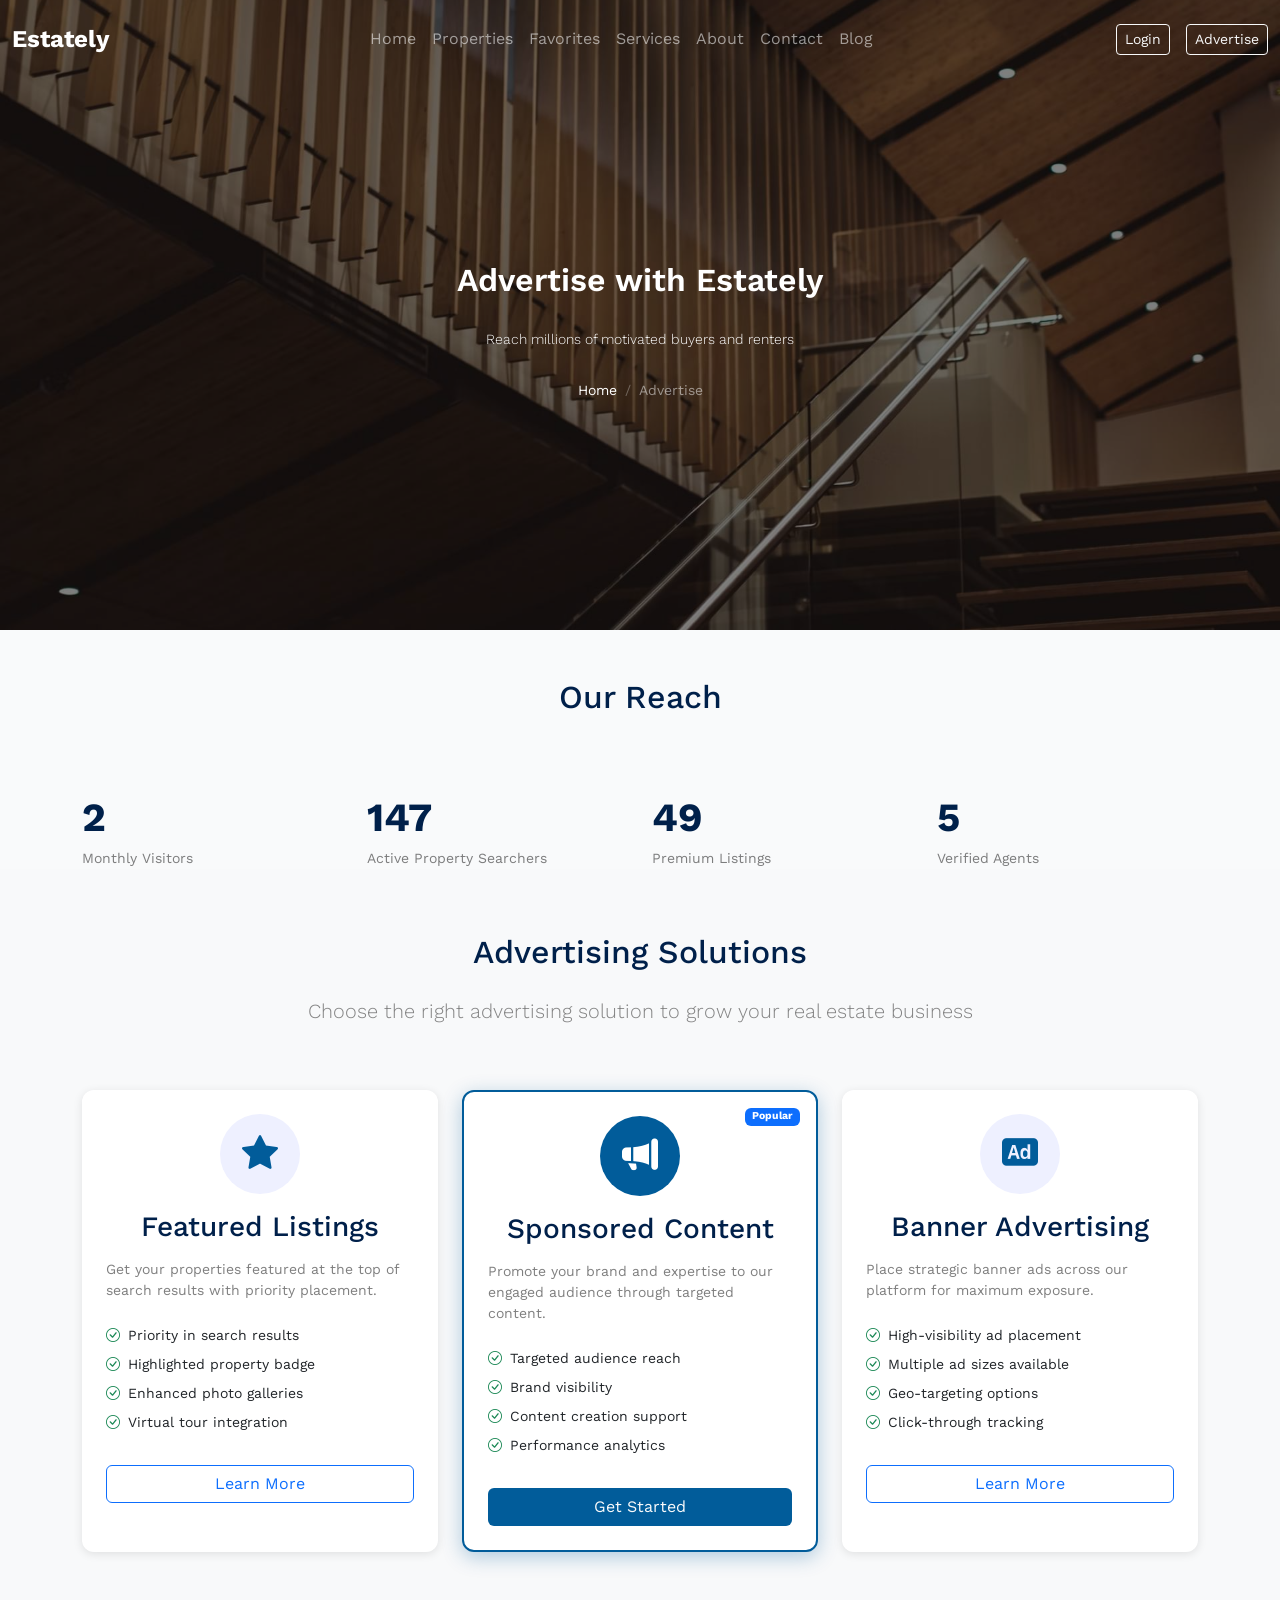
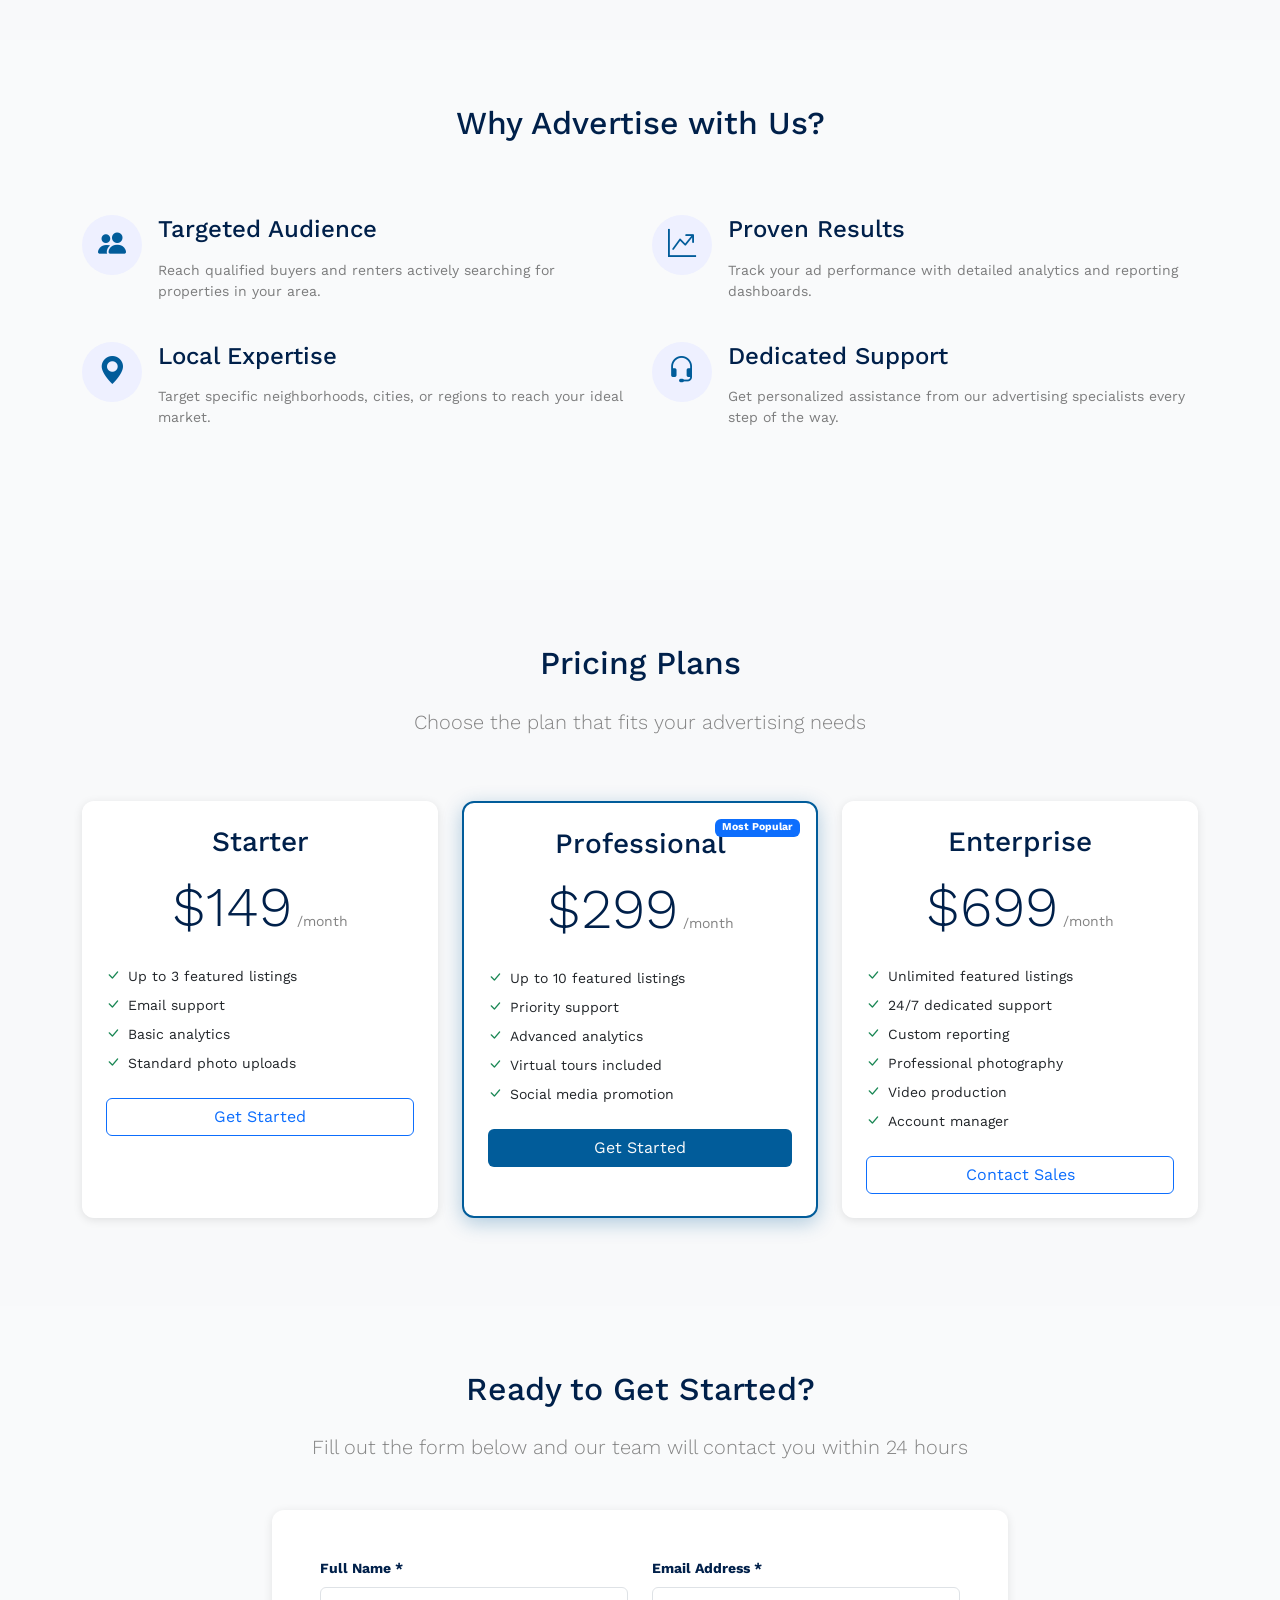
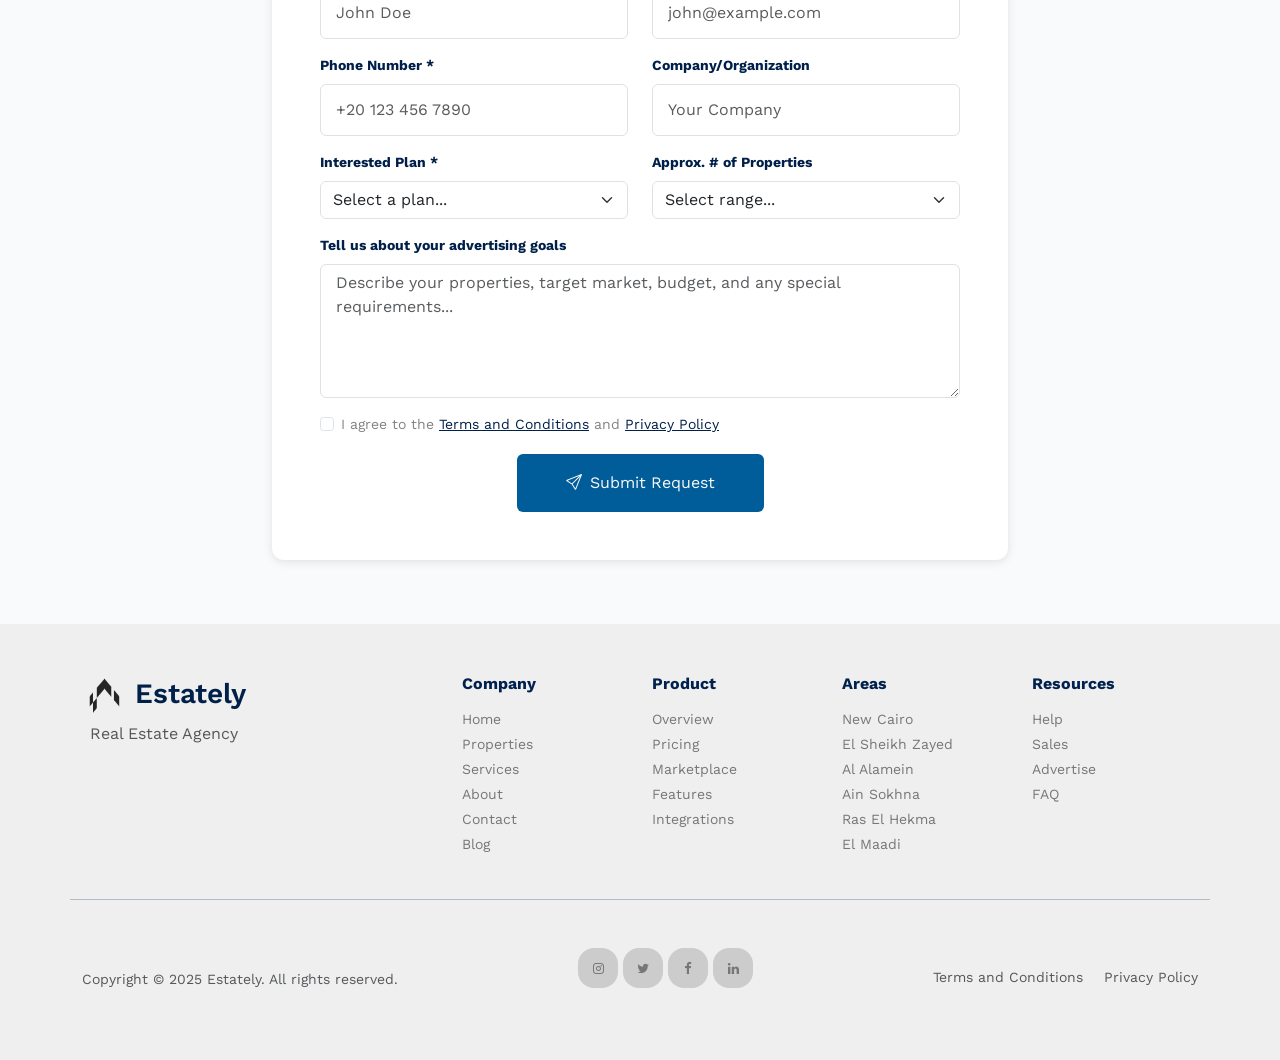
<file: advertise.html>
<!DOCTYPE html>
<html lang="en">
  <head>
    <meta charset="utf-8" />
    <meta name="viewport" content="width=device-width, initial-scale=1" />
    <meta name="author" content="Untree.co" />
    <link rel="shortcut icon" href="favicon.png" />

    <meta
      name="description"
      content="Advertise your properties with Estately - Reach thousands of potential buyers and renters"
    />
    <meta
      name="keywords"
      content="bootstrap, bootstrap5, real estate advertising"
    />

    <link rel="preconnect" href="https://fonts.googleapis.com" />
    <link rel="preconnect" href="https://fonts.gstatic.com" crossorigin />
    <link
      href="https://fonts.googleapis.com/css2?family=Work+Sans:wght@400;500;600;700&display=swap"
      rel="stylesheet"
    />

    <link rel="stylesheet" href="fonts/icomoon/style.css" />
    <link rel="stylesheet" href="fonts/flaticon/font/flaticon.css" />
    <!-- Bootstrap CSS -->
    <link
      href="https://cdn.jsdelivr.net/npm/bootstrap@5.3.2/dist/css/bootstrap.min.css"
      rel="stylesheet"
    />
    <!-- Bootstrap Icons -->
    <link
      rel="stylesheet"
      href="https://cdn.jsdelivr.net/npm/bootstrap-icons@1.11.1/font/bootstrap-icons.css"
    />
    <link rel="stylesheet" href="css/all.css" />
    <link rel="stylesheet" href="css/tiny-slider.css" />
    <link rel="stylesheet" href="css/aos.css" />
    <link rel="stylesheet" href="css/style.css" />

    <title>Advertise With Us | Estately</title>
  </head>
  <body class="main-Background">
    <!-- Header -->
    <header class="first-section fixed-top site-header">
      <nav class="navbar navbar-expand-lg navbar-dark py-3">
        <div class="container-fluid">
          <button
            class="navbar-toggler d-lg-none toggle-button"
            type="button"
            data-bs-toggle="offcanvas"
            data-bs-target="#mobileMenu"
          >
            <i class="toggle-icon fa-solid fa-bars"></i>
          </button>

          <a class="logo navbar-brand fw-bold fs-4" href="index.html"
            >Estately</a
          >

          <div class="d-lg-flex d-none justify-content-center flex-grow-1">
            <ul class="navbar-nav">
              <li class="nav-item">
                <a class="nav-link" href="index.html">Home</a>
              </li>
              <li class="nav-item">
                <a class="nav-link" href="properties.html">Properties</a>
              </li>
              <li class="nav-item">
                <a class="nav-link" href="favorites.html">Favorites</a>
              </li>
              <li class="nav-item">
                <a class="nav-link" href="services.html">Services</a>
              </li>
              <li class="nav-item">
                <a class="nav-link" href="about.html">About</a>
              </li>
              <li class="nav-item">
                <a class="nav-link" href="contact.html">Contact</a>
              </li>
              <li class="nav-item">
                <a class="nav-link" href="blog.html">Blog</a>
              </li>
            </ul>
          </div>

          <div class="d-none d-lg-flex align-items-center gap-3">
            <a href="#" class="btn btn-outline-light btn-sm login">Login</a>
            <a
              href="advertise.html"
              class="btn btn-outline-light btn-sm login"
              >Advertise</a
            >
          </div>
        </div>
      </nav>
    </header>

    <!-- Mobile Menu Offcanvas -->
    <div class="offcanvas offcanvas-start" tabindex="-1" id="mobileMenu">
      <div class="offcanvas-header">
        <h5 class="offcanvas-title" id="mobileMenuLabel">Menu</h5>
        <button
          type="button"
          class="btn-close"
          data-bs-dismiss="offcanvas"
        ></button>
      </div>
      <div class="offcanvas-body">
        <ul class="navbar-nav">
          <li class="nav-item">
            <a class="nav-link" href="index.html">Home</a>
          </li>
          <li class="nav-item">
            <a class="nav-link" href="properties.html">Properties</a>
          </li>
          <li class="nav-item">
            <a class="nav-link" href="services.html">Services</a>
          </li>
          <li class="nav-item">
            <a class="nav-link" href="about.html">About</a>
          </li>
          <li class="nav-item">
            <a class="nav-link" href="contact.html">Contact</a>
          </li>
          <li class="nav-item">
            <a class="nav-link" href="blog.html">Blog</a>
          </li>
          <span class="line"></span>
          <li class="nav-item">
            <a class="nav-link" href="favorites.html">Favorites</a>
          </li>
          <li class="nav-item">
            <a class="nav-link" href="myaccount.html">My Account</a>
          </li>
          <span class="line"></span>
        </ul>
        <div class="mt-2">
          <a href="#" class="btn btn-outline-light btn-sm login">Login</a>
          <a
            href="advertise.html"
            class="btn btn-outline-light btn-sm login"
            >Advertise</a
          >
        </div>
      </div>
    </div>
<!-- ================================================================================================ -->
    <!-- Hero Section -->
    <div
      class="hero page-inner overlay"
      style="background-image: url('images/hero_bg_1.jpg')"
    >
      <div class="container">
        <div class="row justify-content-center align-items-center">
          <div class="col-lg-9 text-center mt-5">
            <h1 class="heading" data-aos="fade-up">Advertise with Estately</h1>
            <p class="lead text-white" data-aos="fade-up" data-aos-delay="100">
              Reach millions of motivated buyers and renters
            </p>
            <nav
              aria-label="breadcrumb"
              data-aos="fade-up"
              data-aos-delay="200"
            >
              <ol class="breadcrumb text-center justify-content-center">
                <li class="breadcrumb-item"><a href="index.html">Home</a></li>
                <li
                  class="breadcrumb-item text-white-50"
                  aria-current="page"
                >
                  Advertise
                </li>
              </ol>
            </nav>
          </div>
        </div>
      </div>
    </div>
<!-- ================================================================================================ -->
    <!-- Our Reach Statistics -->
    <div id="section2" class="section pt-5 pb-0">
      <div class="container">
        <div class="row text-center mb-5">
          <div class="col-12">
            <h2 class="font-weight-bold heading header-Text mb-4">Our Reach</h2>
          </div>
        </div>
        <div class="row section-counter">
          <div
            class="col-6 col-sm-6 col-md-6 col-lg-3"
            data-aos="fade-up"
            data-aos-delay="100"
          >
            <div class="counter-wrap mb-5 mb-lg-0">
              <span class="number"
                ><span class="countup header-Text">2.5M+</span></span
              >
              <span class="caption text-black-50">Monthly Visitors</span>
            </div>
          </div>
          <div
            class="col-6 col-sm-6 col-md-6 col-lg-3"
            data-aos="fade-up"
            data-aos-delay="200"
          >
            <div class="counter-wrap mb-5 mb-lg-0">
              <span class="number"
                ><span class="countup header-Text">150K+</span></span
              >
              <span class="caption text-black-50"
                >Active Property Searchers</span
              >
            </div>
          </div>
          <div
            class="col-6 col-sm-6 col-md-6 col-lg-3"
            data-aos="fade-up"
            data-aos-delay="300"
          >
            <div class="counter-wrap mb-5 mb-lg-0">
              <span class="number"
                ><span class="countup header-Text">50K+</span></span
              >
              <span class="caption text-black-50">Premium Listings</span>
            </div>
          </div>
          <div
            class="col-6 col-sm-6 col-md-6 col-lg-3"
            data-aos="fade-up"
            data-aos-delay="400"
          >
            <div class="counter-wrap mb-5 mb-lg-0">
              <span class="number"
                ><span class="countup header-Text">5,000+</span></span
              >
              <span class="caption text-black-50">Verified Agents</span>
            </div>
          </div>
        </div>
      </div>
    </div>

    <!-- Advertising Solutions -->
    <div class="section bg-light">
      <div class="container">
        <div class="row text-center mb-5">
          <div class="col-lg-8 mx-auto">
            <h2 class="font-weight-bold heading header-Text mb-4">
              Advertising Solutions
            </h2>
            <p class="lead secondary-Text">
              Choose the right advertising solution to grow your real estate
              business
            </p>
          </div>
        </div>

        <div class="row">
          <!-- Featured Listings -->
          <div
            class="col-md-6 col-lg-4 mb-4"
            data-aos="fade-up"
            data-aos-delay="100"
          >
            <div
              class="h-100 p-4 bg-white"
              style="
                border-radius: 12px;
                box-shadow: 0 2px 10px rgba(0, 0, 0, 0.1);
              "
            >
              <div class="text-center mb-3">
                <div
                  class="wrap-icon mb-3 mx-auto d-flex align-items-center justify-content-center"
                  style="
                    width: 80px;
                    height: 80px;
                    background: #eef0ff;
                    border-radius: 50%;
                  "
                >
                  <i
                    class="bi bi-star-fill"
                    style="font-size: 36px; color: #015c9a"
                  ></i>
                </div>
                <h3 class="heading header-Text mb-3">Featured Listings</h3>
              </div>
              <p class="text-black-50 mb-4">
                Get your properties featured at the top of search results with
                priority placement.
              </p>
              <ul class="list-unstyled text-start">
                <li class="mb-2">
                  <i class="bi bi-check-circle text-success me-2"></i>Priority
                  in search results
                </li>
                <li class="mb-2">
                  <i class="bi bi-check-circle text-success me-2"></i
                  >Highlighted property badge
                </li>
                <li class="mb-2">
                  <i class="bi bi-check-circle text-success me-2"></i>Enhanced
                  photo galleries
                </li>
                <li class="mb-2">
                  <i class="bi bi-check-circle text-success me-2"></i>Virtual
                  tour integration
                </li>
              </ul>
              <button class="btn btn-outline-primary w-100 mt-3">
                Learn More
              </button>
            </div>
          </div>

          <!-- Sponsored Content -->
          <div
            class="col-md-6 col-lg-4 mb-4"
            data-aos="fade-up"
            data-aos-delay="200"
          >
            <div
              class="h-100 p-4 bg-white position-relative"
              style="
                border-radius: 12px;
                box-shadow: 0 5px 20px rgba(1, 92, 154, 0.3);
                border: 2px solid #015c9a;
              "
            >
              <span class="badge bg-primary position-absolute top-0 end-0 m-3"
                >Popular</span
              >
              <div class="text-center mb-3">
                <div
                  class="wrap-icon mb-3 mx-auto d-flex align-items-center justify-content-center"
                  style="
                    width: 80px;
                    height: 80px;
                    background: #015c9a;
                    border-radius: 50%;
                  "
                >
                  <i
                    class="bi bi-megaphone-fill"
                    style="font-size: 36px; color: white"
                  ></i>
                </div>
                <h3 class="heading header-Text mb-3">Sponsored Content</h3>
              </div>
              <p class="text-black-50 mb-4">
                Promote your brand and expertise to our engaged audience through
                targeted content.
              </p>
              <ul class="list-unstyled text-start">
                <li class="mb-2">
                  <i class="bi bi-check-circle text-success me-2"></i>Targeted
                  audience reach
                </li>
                <li class="mb-2">
                  <i class="bi bi-check-circle text-success me-2"></i>Brand
                  visibility
                </li>
                <li class="mb-2">
                  <i class="bi bi-check-circle text-success me-2"></i>Content
                  creation support
                </li>
                <li class="mb-2">
                  <i class="bi bi-check-circle text-success me-2"></i
                  >Performance analytics
                </li>
              </ul>
              <button class="btn button w-100 mt-3">Get Started</button>
            </div>
          </div>

          <!-- Banner Advertising -->
          <div
            class="col-md-6 col-lg-4 mb-4"
            data-aos="fade-up"
            data-aos-delay="300"
          >
            <div
              class="h-100 p-4 bg-white"
              style="
                border-radius: 12px;
                box-shadow: 0 2px 10px rgba(0, 0, 0, 0.1);
              "
            >
              <div class="text-center mb-3">
                <div
                  class="wrap-icon mb-3 mx-auto d-flex align-items-center justify-content-center"
                  style="
                    width: 80px;
                    height: 80px;
                    background: #eef0ff;
                    border-radius: 50%;
                  "
                >
                  <i
                    class="bi bi-badge-ad-fill"
                    style="font-size: 36px; color: #015c9a"
                  ></i>
                </div>
                <h3 class="heading header-Text mb-3">Banner Advertising</h3>
              </div>
              <p class="text-black-50 mb-4">
                Place strategic banner ads across our platform for maximum
                exposure.
              </p>
              <ul class="list-unstyled text-start">
                <li class="mb-2">
                  <i class="bi bi-check-circle text-success me-2"></i
                  >High-visibility ad placement
                </li>
                <li class="mb-2">
                  <i class="bi bi-check-circle text-success me-2"></i>Multiple
                  ad sizes available
                </li>
                <li class="mb-2">
                  <i class="bi bi-check-circle text-success me-2"></i
                  >Geo-targeting options
                </li>
                <li class="mb-2">
                  <i class="bi bi-check-circle text-success me-2"></i
                  >Click-through tracking
                </li>
              </ul>
              <button class="btn btn-outline-primary w-100 mt-3">
                Learn More
              </button>
            </div>
          </div>
        </div>
      </div>
    </div>

    <!-- Why Advertise Section -->
    <div class="section">
      <div class="container">
        <div class="row text-center mb-5">
          <div class="col-lg-8 mx-auto">
            <h2 class="font-weight-bold heading header-Text mb-4">
              Why Advertise with Us?
            </h2>
          </div>
        </div>

        <div class="row mb-5">
          <div class="col-md-6 mb-4">
            <div class="d-flex">
              <div
                class="wrap-icon me-3"
                style="
                  width: 60px;
                  height: 60px;
                  flex-shrink: 0;
                  background: #eef0ff;
                  display: flex;
                  align-items: center;
                  justify-content: center;
                  border-radius: 50%;
                "
              >
                <i
                  class="bi bi-people-fill"
                  style="font-size: 28px; color: #015c9a"
                ></i>
              </div>
              <div>
                <h4 class="heading header-Text mb-3">Targeted Audience</h4>
                <p class="text-black-50">
                  Reach qualified buyers and renters actively searching for
                  properties in your area.
                </p>
              </div>
            </div>
          </div>

          <div class="col-md-6 mb-4">
            <div class="d-flex">
              <div
                class="wrap-icon me-3"
                style="
                  width: 60px;
                  height: 60px;
                  flex-shrink: 0;
                  background: #eef0ff;
                  display: flex;
                  align-items: center;
                  justify-content: center;
                  border-radius: 50%;
                "
              >
                <i
                  class="bi bi-graph-up-arrow"
                  style="font-size: 28px; color: #015c9a"
                ></i>
              </div>
              <div>
                <h4 class="heading header-Text mb-3">Proven Results</h4>
                <p class="text-black-50">
                  Track your ad performance with detailed analytics and
                  reporting dashboards.
                </p>
              </div>
            </div>
          </div>

          <div class="col-md-6 mb-4">
            <div class="d-flex">
              <div
                class="wrap-icon me-3"
                style="
                  width: 60px;
                  height: 60px;
                  flex-shrink: 0;
                  background: #eef0ff;
                  display: flex;
                  align-items: center;
                  justify-content: center;
                  border-radius: 50%;
                "
              >
                <i
                  class="bi bi-geo-alt-fill"
                  style="font-size: 28px; color: #015c9a"
                ></i>
              </div>
              <div>
                <h4 class="heading header-Text mb-3">Local Expertise</h4>
                <p class="text-black-50">
                  Target specific neighborhoods, cities, or regions to reach
                  your ideal market.
                </p>
              </div>
            </div>
          </div>

          <div class="col-md-6 mb-4">
            <div class="d-flex">
              <div
                class="wrap-icon me-3"
                style="
                  width: 60px;
                  height: 60px;
                  flex-shrink: 0;
                  background: #eef0ff;
                  display: flex;
                  align-items: center;
                  justify-content: center;
                  border-radius: 50%;
                "
              >
                <i
                  class="bi bi-headset"
                  style="font-size: 28px; color: #015c9a"
                ></i>
              </div>
              <div>
                <h4 class="heading header-Text mb-3">Dedicated Support</h4>
                <p class="text-black-50">
                  Get personalized assistance from our advertising specialists
                  every step of the way.
                </p>
              </div>
            </div>
          </div>
        </div>
      </div>
    </div>

    <!-- Pricing Section -->
    <div class="section bg-light">
      <div class="container">
        <div class="row text-center mb-5">
          <div class="col-lg-8 mx-auto">
            <h2 class="font-weight-bold heading header-Text mb-4">
              Pricing Plans
            </h2>
            <p class="lead secondary-Text">
              Choose the plan that fits your advertising needs
            </p>
          </div>
        </div>

        <div class="row">
          <div class="col-md-4 mb-4" data-aos="fade-up" data-aos-delay="100">
            <div
              class="h-100 p-4 bg-white text-center"
              style="
                border-radius: 12px;
                box-shadow: 0 2px 10px rgba(0, 0, 0, 0.1);
              "
            >
              <h3 class="heading header-Text mb-3">Starter</h3>
              <div class="mb-4">
                <span class="display-4 header-Text">$149</span>
                <span class="secondary-Text">/month</span>
              </div>
              <ul class="list-unstyled text-start mb-4">
                <li class="mb-2">
                  <i class="bi bi-check-lg text-success me-2"></i>Up to 3
                  featured listings
                </li>
                <li class="mb-2">
                  <i class="bi bi-check-lg text-success me-2"></i>Email support
                </li>
                <li class="mb-2">
                  <i class="bi bi-check-lg text-success me-2"></i>Basic
                  analytics
                </li>
                <li class="mb-2">
                  <i class="bi bi-check-lg text-success me-2"></i>Standard photo
                  uploads
                </li>
              </ul>
              <button class="btn btn-outline-primary w-100">Get Started</button>
            </div>
          </div>

          <div class="col-md-4 mb-4" data-aos="fade-up" data-aos-delay="200">
            <div
              class="h-100 p-4 bg-white position-relative text-center"
              style="
                border-radius: 12px;
                box-shadow: 0 5px 20px rgba(1, 92, 154, 0.3);
                border: 2px solid #015c9a;
              "
            >
              <span class="badge bg-primary position-absolute top-0 end-0 m-3"
                >Most Popular</span
              >
              <h3 class="heading header-Text mb-3">Professional</h3>
              <div class="mb-4">
                <span class="display-4 header-Text">$299</span>
                <span class="secondary-Text">/month</span>
              </div>
              <ul class="list-unstyled text-start mb-4">
                <li class="mb-2">
                  <i class="bi bi-check-lg text-success me-2"></i>Up to 10
                  featured listings
                </li>
                <li class="mb-2">
                  <i class="bi bi-check-lg text-success me-2"></i>Priority
                  support
                </li>
                <li class="mb-2">
                  <i class="bi bi-check-lg text-success me-2"></i>Advanced
                  analytics
                </li>
                <li class="mb-2">
                  <i class="bi bi-check-lg text-success me-2"></i>Virtual tours
                  included
                </li>
                <li class="mb-2">
                  <i class="bi bi-check-lg text-success me-2"></i>Social media
                  promotion
                </li>
              </ul>
              <button class="btn button w-100">Get Started</button>
            </div>
          </div>

          <div class="col-md-4 mb-4" data-aos="fade-up" data-aos-delay="300">
            <div
              class="h-100 p-4 bg-white text-center"
              style="
                border-radius: 12px;
                box-shadow: 0 2px 10px rgba(0, 0, 0, 0.1);
              "
            >
              <h3 class="heading header-Text mb-3">Enterprise</h3>
              <div class="mb-4">
                <span class="display-4 header-Text">$699</span>
                <span class="secondary-Text">/month</span>
              </div>
              <ul class="list-unstyled text-start mb-4">
                <li class="mb-2">
                  <i class="bi bi-check-lg text-success me-2"></i>Unlimited
                  featured listings
                </li>
                <li class="mb-2">
                  <i class="bi bi-check-lg text-success me-2"></i>24/7 dedicated
                  support
                </li>
                <li class="mb-2">
                  <i class="bi bi-check-lg text-success me-2"></i>Custom
                  reporting
                </li>
                <li class="mb-2">
                  <i class="bi bi-check-lg text-success me-2"></i>Professional
                  photography
                </li>
                <li class="mb-2">
                  <i class="bi bi-check-lg text-success me-2"></i>Video
                  production
                </li>
                <li class="mb-2">
                  <i class="bi bi-check-lg text-success me-2"></i>Account
                  manager
                </li>
              </ul>
              <button class="btn btn-outline-primary w-100">
                Contact Sales
              </button>
            </div>
          </div>
        </div>
      </div>
    </div>

    <!-- Contact Form Section -->
    <div class="section">
      <div class="container">
        <div class="row">
          <div class="col-lg-8 mx-auto">
            <div class="text-center mb-5">
              <h2 class="font-weight-bold heading header-Text mb-4">
                Ready to Get Started?
              </h2>
              <p class="lead secondary-Text">
                Fill out the form below and our team will contact you within 24
                hours
              </p>
            </div>

            <form
              action="#"
              class="bg-white p-5"
              style="
                border-radius: 12px;
                box-shadow: 0 2px 10px rgba(0, 0, 0, 0.1);
              "
            >
              <div class="row">
                <div class="col-md-6 mb-3">
                  <label for="name" class="form-label header-Text fw-bold"
                    >Full Name *</label
                  >
                  <input
                    type="text"
                    class="form-control"
                    id="name"
                    placeholder="John Doe"
                    required
                  />
                </div>
                <div class="col-md-6 mb-3">
                  <label for="email" class="form-label header-Text fw-bold"
                    >Email Address *</label
                  >
                  <input
                    type="email"
                    class="form-control"
                    id="email"
                    placeholder="john@example.com"
                    required
                  />
                </div>
              </div>

              <div class="row">
                <div class="col-md-6 mb-3">
                  <label for="phone" class="form-label header-Text fw-bold"
                    >Phone Number *</label
                  >
                  <input
                    type="tel"
                    class="form-control"
                    id="phone"
                    placeholder="+20 123 456 7890"
                    required
                  />
                </div>
                <div class="col-md-6 mb-3">
                  <label for="company" class="form-label header-Text fw-bold"
                    >Company/Organization</label
                  >
                  <input
                    type="text"
                    class="form-control"
                    id="company"
                    placeholder="Your Company"
                  />
                </div>
              </div>

              <div class="row">
                <div class="col-md-6 mb-3">
                  <label for="plan" class="form-label header-Text fw-bold"
                    >Interested Plan *</label
                  >
                  <select class="form-select" id="plan" required>
                    <option value="">Select a plan...</option>
                    <option value="starter">Starter - $149/month</option>
                    <option value="professional">
                      Professional - $299/month
                    </option>
                    <option value="enterprise">Enterprise - $699/month</option>
                    <option value="custom">Custom Solution</option>
                  </select>
                </div>
                <div class="col-md-6 mb-3">
                  <label for="properties" class="form-label header-Text fw-bold"
                    >Approx. # of Properties</label
                  >
                  <select class="form-select" id="properties">
                    <option value="">Select range...</option>
                    <option value="1-5">1-5 properties</option>
                    <option value="6-10">6-10 properties</option>
                    <option value="11-20">11-20 properties</option>
                    <option value="20+">20+ properties</option>
                  </select>
                </div>
              </div>

              <div class="mb-3">
                <label for="message" class="form-label header-Text fw-bold"
                  >Tell us about your advertising goals</label
                >
                <textarea
                  class="form-control"
                  id="message"
                  rows="5"
                  placeholder="Describe your properties, target market, budget, and any special requirements..."
                ></textarea>
              </div>

              <div class="mb-3">
                <div class="form-check">
                  <input
                    class="form-check-input"
                    type="checkbox"
                    id="terms"
                    required
                  />
                  <label class="form-check-label secondary-Text" for="terms">
                    I agree to the
                    <a href="#" class="header-Text text-decoration-underline"
                      >Terms and Conditions</a
                    >
                    and
                    <a href="#" class="header-Text text-decoration-underline"
                      >Privacy Policy</a
                    >
                  </label>
                </div>
              </div>

              <div class="text-center">
                <button type="submit" class="btn button px-5 py-3">
                  <i class="bi bi-send me-2"></i>Submit Request
                </button>
              </div>
            </form>
          </div>
        </div>
      </div>
    </div>

    <!-- Footer -->
    <footer class="site-footer">
      <div class="container">
        <div class="row gy-4">
          <div class="col-md-4">
            <div class="d-flex align-items-center mb-2">
              <img
                src="images/logo.png"
                alt="Logo"
                width="45"
                height="40"
                class="me-2"
              />
              <h5 class="fw-semibold mb-0 fs-3">Estately</h5>
            </div>
            <p class="text-muted ms-2" style="font-size: 16px">
              Real Estate Agency
            </p>
          </div>
          <div class="col-6 col-md-2">
            <h6 class="fw-bold mb-3">Company</h6>
            <ul class="list-unstyled">
              <li><a href="index.html">Home</a></li>
              <li><a href="properties.html">Properties</a></li>
              <li><a href="services.html">Services</a></li>
              <li><a href="about.html">About</a></li>
              <li><a href="contact.html">Contact</a></li>
              <li><a href="blog.html">Blog</a></li>
            </ul>
          </div>
          <div class="col-6 col-md-2">
            <h6 class="fw-bold mb-3">Product</h6>
            <ul class="list-unstyled">
              <li><a href="#">Overview</a></li>
              <li><a href="#">Pricing</a></li>
              <li><a href="#">Marketplace</a></li>
              <li><a href="#">Features</a></li>
              <li><a href="#">Integrations</a></li>
            </ul>
          </div>
          <div class="col-6 col-md-2">
            <h6 class="fw-bold mb-3">Areas</h6>
            <ul class="list-unstyled">
              <li><a href="#">New Cairo</a></li>
              <li><a href="#">El Sheikh Zayed</a></li>
              <li><a href="#">Al Alamein</a></li>
              <li><a href="#">Ain Sokhna</a></li>
              <li><a href="#">Ras El Hekma</a></li>
              <li><a href="#">El Maadi</a></li>
            </ul>
          </div>
          <div class="col-6 col-md-2">
            <h6 class="fw-bold mb-3">Resources</h6>
            <ul class="list-unstyled">
              <li><a href="#">Help</a></li>
              <li><a href="#">Sales</a></li>
              <li><a href="advertise.html">Advertise</a></li>
              <li><a href="#">FAQ</a></li>
            </ul>
          </div>

          <hr class="my-4" />

          <div
            class="d-flex flex-column flex-md-row justify-content-between align-items-center"
          >
            <p class="mb-2 mb-md-0 text-muted">
              Copyright &copy; 2025 Estately. All rights reserved.
            </p>
            <ul class="list-unstyled social">
              <li>
                <a href="#"><span class="icon-instagram"></span></a>
              </li>
              <li>
                <a href="#"><span class="icon-twitter"></span></a>
              </li>
              <li>
                <a href="#"><span class="icon-facebook"></span></a>
              </li>
              <li>
                <a href="#"><span class="icon-linkedin"></span></a>
              </li>
            </ul>
            <div>
              <a href="#" class="text-muted me-3">Terms and Conditions</a>
              <a href="#" class="text-muted">Privacy Policy</a>
            </div>
          </div>
        </div>
      </div>
    </footer>

    <!-- Preloader -->
    <div id="overlayer"></div>
    <div class="loader">
      <div class="spinner-border" role="status">
        <span class="visually-hidden">Loading...</span>
      </div>
    </div>

    <!-- Bootstrap JS -->
    <script src="https://cdn.jsdelivr.net/npm/bootstrap@5.3.3/dist/js/bootstrap.bundle.min.js"></script>
    <script src="js/tiny-slider.js"></script>
    <script src="js/aos.js"></script>
    <script src="js/navbar.js"></script>
    <script src="js/counter.js"></script>
    <script src="js/custom.js"></script>
  </body>
</html>
</file>
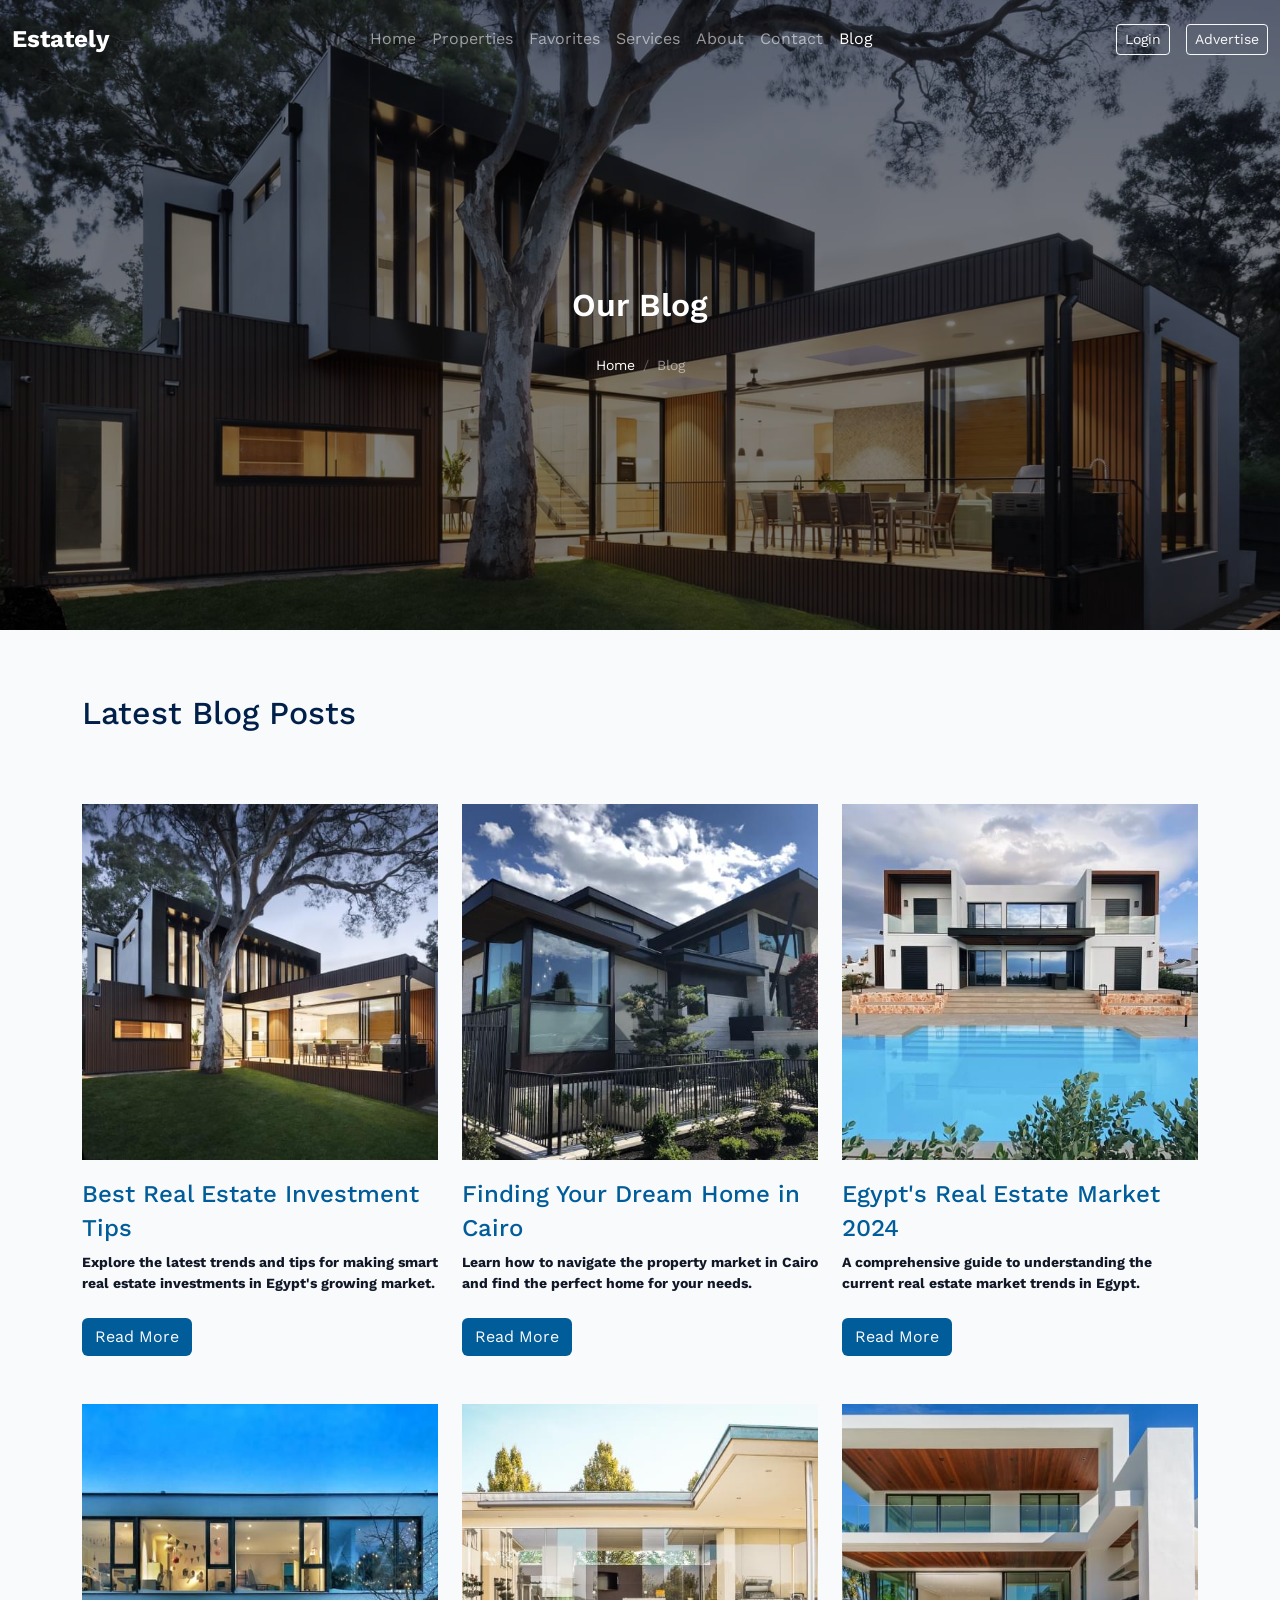
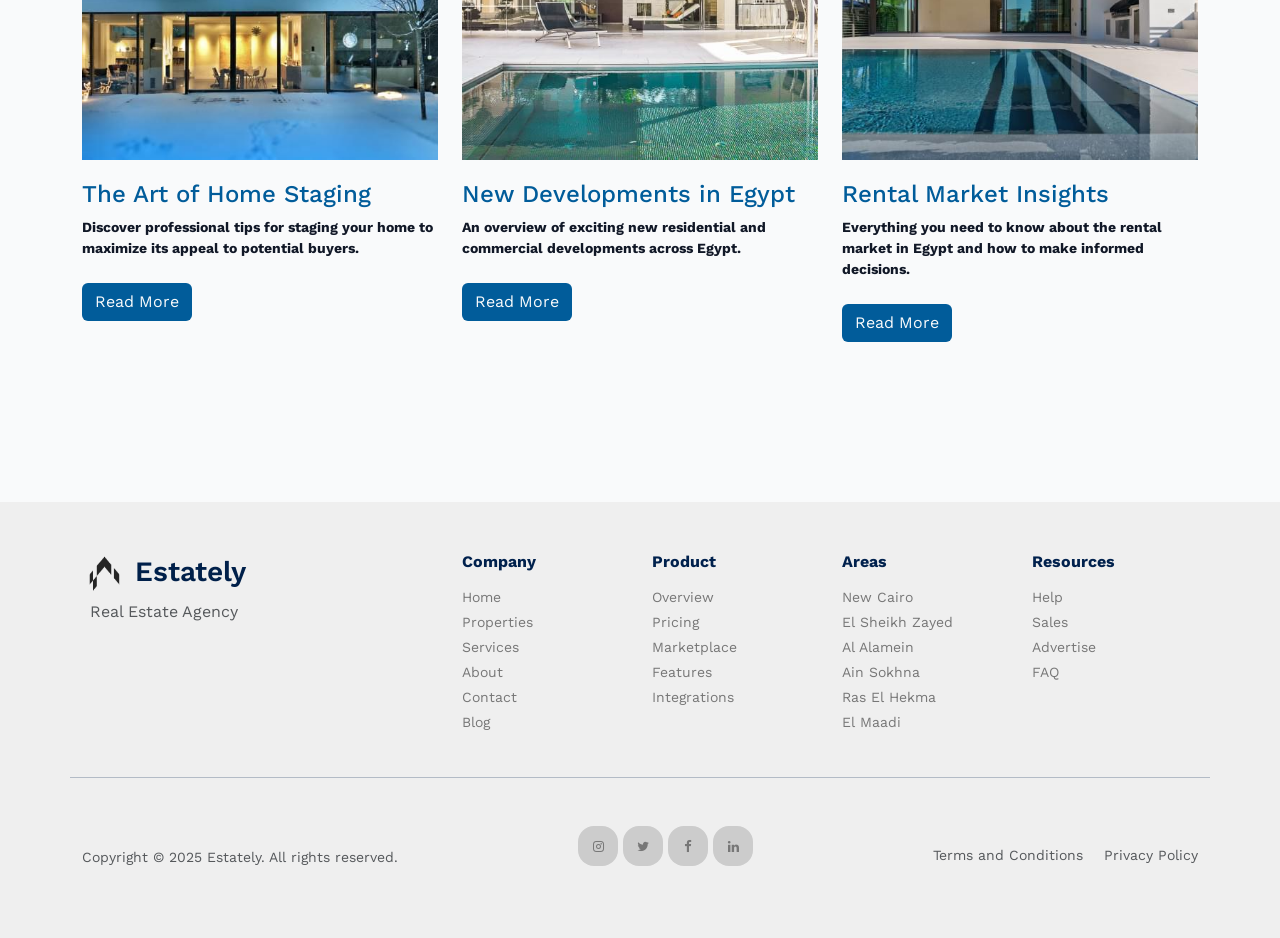
<file: blog.html>
<!-- /*
* Template Name: Property
* Template Author: Untree.co
* Template URI: https://untree.co/
* License: https://creativecommons.org/licenses/by/3.0/
*/ -->
<!DOCTYPE html>
<html lang="en">
  <head>
    <meta charset="utf-8" />
    <meta name="viewport" content="width=device-width, initial-scale=1" />
    <meta name="author" content="Untree.co" />
    <link rel="shortcut icon" href="favicon.png" />

    <meta name="description" content="" />
    <meta name="keywords" content="bootstrap, bootstrap5" />

    <link rel="preconnect" href="https://fonts.googleapis.com" />
    <link rel="preconnect" href="https://fonts.gstatic.com" crossorigin />
    <link
      href="https://fonts.googleapis.com/css2?family=Work+Sans:wght@400;500;600;700&display=swap"
      rel="stylesheet"
    />

    <link rel="stylesheet" href="fonts/icomoon/style.css" />
    <link rel="stylesheet" href="fonts/flaticon/font/flaticon.css" />
    <!-- Bootstrap CSS -->
    <link
      href="https://cdn.jsdelivr.net/npm/bootstrap@5.3.2/dist/css/bootstrap.min.css"
      rel="stylesheet"
    />
    <!-- Bootstrap Icons -->
    <link
      rel="stylesheet"
      href="https://cdn.jsdelivr.net/npm/bootstrap-icons@1.11.1/font/bootstrap-icons.css"
    />
    <link rel="stylesheet" href="css/all.css" />
    <link rel="stylesheet" href="css/tiny-slider.css" />
    <link rel="stylesheet" href="css/aos.css" />
    <link rel="stylesheet" href="css/style.css" />

    <title>Estately | Blog</title>
  </head>
  <body class="main-Background">
    <!-- Header -->
    <header class="first-section fixed-top site-header">
      <nav class="navbar navbar-expand-lg navbar-dark py-3">
        <div class="container-fluid">
          <!-- Mobile menu button -->
          <button
            class="navbar-toggler d-lg-none toggle-button"
            type="button"
            data-bs-toggle="offcanvas"
            data-bs-target="#mobileMenu"
          >
            <i class="toggle-icon fa-solid fa-bars"></i>
          </button>

          <!-- Logo -->
          <a class="logo navbar-brand fw-bold fs-4" href="index.html"
            >Estately</a
          >

          <div class="d-lg-flex d-none justify-content-center flex-grow-1">
            <ul class="navbar-nav">
              <li class="nav-item">
                <a class="nav-link" href="index.html">Home</a>
              </li>
              <li class="nav-item">
                <a class="nav-link" href="properties.html">Properties</a>
              </li>
              <li class="nav-item">
                <a class="nav-link" href="favorites.html">Favorites</a>
              </li>
              <li class="nav-item">
                <a class="nav-link" href="services.html">Services</a>
              </li>
              <li class="nav-item">
                <a class="nav-link" href="about.html">About</a>
              </li>
              <li class="nav-item">
                <a class="nav-link" href="contact.html">Contact</a>
              </li>
              <li class="nav-item">
                <a class="nav-link" href="blog.html">Blog</a>
              </li>
            </ul>
          </div>

          <div class="d-none d-lg-flex align-items-center gap-3">
            <a href="#" class="btn btn-outline-light btn-sm login">Login</a>
            <a href="advertise.html" class="btn btn-outline-light btn-sm login">
              Advertise
            </a>
          </div>
        </div>
        <!-- /.container-fluid -->
      </nav>
      <!-- /.navbar -->
    </header>

    <!-- Mobile Menu Offcanvas -->
    <div
      class="offcanvas offcanvas-start"
      tabindex="-1"
      id="mobileMenu"
      aria-labelledby="mobileMenuLabel"
      data-bs-auto-close="false"
    >
      <div class="offcanvas-header">
        <h5 class="offcanvas-title" id="mobileMenuLabel">Menu</h5>
        <button
          type="button"
          class="btn-close"
          data-bs-dismiss="offcanvas"
          aria-label="Close"
        ></button>
      </div>
      <!-- /offcanvas-header -->
      <div class="offcanvas-body">
        <ul class="navbar-nav">
          <li class="nav-item">
            <a class="nav-link" href="index.html">Home</a>
          </li>
          <li class="nav-item">
            <a class="nav-link" href="properties.html">Properties</a>
          </li>
          <li class="nav-item">
            <a class="nav-link" href="services.html">Services</a>
          </li>
          <li class="nav-item">
            <a class="nav-link" href="about.html">About</a>
          </li>
          <li class="nav-item">
            <a class="nav-link" href="contact.html">Contact</a>
          </li>
          <li class="nav-item">
            <a class="nav-link" href="blog.html">Blog</a>
          </li>
          <span class="line"></span>
          <li class="nav-item">
            <a class="nav-link" href="favorites.html">Favorites</a>
          </li>
          <li class="nav-item">
            <a class="nav-link" href="myaccount.html">My Account</a>
          </li>
          <span class="line"></span>
        </ul>
        <div class="mt-2">
          <a href="#" class="btn btn-outline-light btn-sm login">Login</a>
          <a href="advertise.html" class="btn btn-outline-light btn-sm login">
            Advertise
          </a>
        </div>
      </div>
      <!-- /offcanvas-body -->
    </div>
    <!-- /offcanvas -->
    <!-- End Of Header -->
    <!-- //////////////////////////////////////////////////////////////////////////////// -->

    <div
      class="hero page-inner overlay"
      style="background-image: url('images/hero_bg_3.jpg')"
    >
      <div class="container">
        <div class="row justify-content-center align-items-center">
          <div class="col-lg-9 text-center mt-5">
            <h1 class="heading" data-aos="fade-up">Our Blog</h1>

            <nav
              aria-label="breadcrumb"
              data-aos="fade-up"
              data-aos-delay="200"
            >
              <ol class="breadcrumb text-center justify-content-center">
                <li class="breadcrumb-item"><a href="index.html">Home</a></li>
                <li
                  class="breadcrumb-item active text-white-50"
                  aria-current="page"
                >
                  Blog
                </li>
              </ol>
            </nav>
          </div>
        </div>
      </div>
    </div>

    <div id="section2" class="section">
      <div class="container">
        <div class="row mb-5">
          <div class="col-lg-7">
            <h2 class="font-weight-bold heading header-Text mb-4">
              Latest Blog Posts
            </h2>
          </div>
        </div>
        <div class="row">
          <div class="col-lg-4 mb-5">
            <div class="blog-item">
              <a href="#" class="img">
                <img src="images/img_1.jpg" alt="Image" class="img-fluid" />
              </a>
              <div class="blog-content mt-3">
                <h3 class="heading">
                  <a href="#" class="blog-Title fs-4">Best Real Estate Investment Tips</a>
                </h3>
                <p class="main-Text fw-bold mb-3">
                  Explore the latest trends and tips for making smart real
                  estate investments in Egypt's growing market.
                </p>
                <a href="#" class="btn button mt-2">Read More</a>
              </div>
            </div>
          </div>
          <div class="col-lg-4 mb-5">
            <div class="blog-item">
              <a href="#" class="img">
                <img src="images/img_2.jpg" alt="Image" class="img-fluid" />
              </a>
              <div class="blog-content mt-3">
                <h3 class="heading">
                  <a href="#" class="blog-Title fs-4">Finding Your Dream Home in Cairo</a>
                </h3>
                <p class="main-Text fw-bold mb-3">
                  Learn how to navigate the property market in Cairo and find
                  the perfect home for your needs.
                </p>
                <a href="#" class="btn button mt-2">Read More</a>
              </div>
            </div>
          </div>
          <div class="col-lg-4 mb-5">
            <div class="blog-item">
              <a href="#" class="img">
                <img src="images/img_3.jpg" alt="Image" class="img-fluid" />
              </a>
              <div class="blog-content mt-3">
                <h3 class="heading">
                  <a href="#" class="blog-Title fs-4">Egypt's Real Estate Market 2024</a>
                </h3>
                <p class="main-Text fw-bold mb-3">
                  A comprehensive guide to understanding the current real estate
                  market trends in Egypt.
                </p>
                <a href="#" class="btn button mt-2">Read More</a>
              </div>
            </div>
          </div>
          <div class="col-lg-4 mb-5">
            <div class="blog-item">
              <a href="#" class="img">
                <img src="images/img_4.jpg" alt="Image" class="img-fluid" />
              </a>
              <div class="blog-content mt-3">
                <h3 class="heading">
                  <a href="#" class="blog-Title fs-4">The Art of Home Staging</a>
                </h3>
                <p class="main-Text fw-bold mb-3">
                  Discover professional tips for staging your home to maximize
                  its appeal to potential buyers.
                </p>
                <a href="#" class="btn button mt-2">Read More</a>
              </div>
            </div>
          </div>
          <div class="col-lg-4 mb-5">
            <div class="blog-item">
              <a href="#" class="img">
                <img src="images/img_5.jpg" alt="Image" class="img-fluid" />
              </a>
              <div class="blog-content mt-3">
                <h3 class="heading">
                  <a href="#" class="blog-Title fs-4">New Developments in Egypt</a>
                </h3>
                <p class="main-Text fw-bold mb-3">
                  An overview of exciting new residential and commercial
                  developments across Egypt.
                </p>
                <a href="#" class="btn button mt-2">Read More</a>
              </div>
            </div>
          </div>
          <div class="col-lg-4 mb-5">
            <div class="blog-item">
              <a href="#" class="img">
                <img src="images/img_6.jpg" alt="Image" class="img-fluid" />
              </a>
              <div class="blog-content mt-3">
                <h3 class="heading">
                  <a href="#" class="blog-Title fs-4">Rental Market Insights</a>
                </h3>
                <p class="main-Text fw-bold mb-3">
                  Everything you need to know about the rental market in Egypt
                  and how to make informed decisions.
                </p>
                <a href="#" class="btn button mt-2">Read More</a>
              </div>
            </div>
          </div>
        </div>
      </div>
    </div>

        <!-- Footer -->
    <footer class="site-footer mt-5">
      <div class="container">
        <div class="row gy-4">
          <!-- Logo and slogan -->
          <div class="col-md-4">
            <div class="d-flex align-items-center mb-2">
              <img
                src="images/logo.png"
                alt="Logo"
                width="45"
                height="40"
                class="me-2"
              />
              <h5 class="fw-semibold mb-0 fs-3">Estately</h5>
            </div>
            <p class="text-muted ms-2" style="font-size: 16px;">Real Estate Agency</p>
          </div>
          <!-- Company -->
          <div class="col-6 col-md-2">
            <h6 class="fw-bold mb-3">Company</h6>
            <ul class="list-unstyled">
              <li><a href="home.html">Home</a></li>
              <li><a href="properties.html">Properties</a></li>
              <li><a href="services.html">Services</a></li>
              <li><a href="about.html">About</a></li>
              <li><a href="contact.html">Contact</a></li>
              <li><a href="blog.html">Blog</a></li>
            </ul>
          </div>
          <!-- Product -->
          <div class="col-6 col-md-2">
            <h6 class="fw-bold mb-3">Product</h6>
            <ul class="list-unstyled">
              <li><a href="#">Overview</a></li>
              <li><a href="#">Pricing</a></li>
              <li><a href="#">Marketplace</a></li>
              <li><a href="#">Features</a></li>
              <li><a href="#">Integrations</a></li>
            </ul>
          </div>
          <!-- Areas -->
          <div class="col-6 col-md-2">
            <h6 class="fw-bold mb-3">Areas</h6>
            <ul class="list-unstyled">
              <li><a href="#">New Cairo</a></li>
              <li><a href="#">El Sheikh Zayed</a></li>
              <li><a href="#">Al Alamein</a></li>
              <li><a href="#">Ain Sokhna</a></li>
              <li><a href="#">Ras El Hekma</a></li>
              <li><a href="#">El Maadi</a></li>
            </ul>
          </div>
          <!-- Resources -->
          <div class="col-6 col-md-2">
            <h6 class="fw-bold mb-3">Resources</h6>
            <ul class="list-unstyled">
              <li><a href="#">Help</a></li>
              <li><a href="#">Sales</a></li>
              <li><a href="#">Advertise</a></li>
              <li><a href="#">FAQ</a></li>
            </ul>
          </div>

        <hr class="my-4" />

        <div
          class="d-flex flex-column flex-md-row justify-content-between align-items-center"
        >
          <p class="mb-2 mb-md-0 text-muted">
            Copyright &copy; 2025 Estately. All rights reserved.
          </p>
            <ul class="list-unstyled social">
              <li>
                <a href="#"><span class="icon-instagram"></span></a>
              </li>
              <li>
                <a href="#"><span class="icon-twitter"></span></a>
              </li>
              <li>
                <a href="#"><span class="icon-facebook"></span></a>
              </li>
              <li>
                <a href="#"><span class="icon-linkedin"></span></a>
              </li>
            </ul>
          <div>
            <a href="#" class="text-muted me-3">Terms and Conditions</a>
            <a href="#" class="text-muted">Privacy Policy</a>
          </div>
        </div>
      </div>
    </footer>
    <!-- /.footer -->

    <!-- Preloader -->
    <div id="overlayer"></div>
    <div class="loader">
      <div class="spinner-border" role="status">
        <span class="visually-hidden">Loading...</span>
      </div>
    </div>

    <!-- ////////////////////////////////////////////////////////////////////////////////////////////////////////////////// -->
    <!-- Bootstrap JS -->
    <script src="https://cdn.jsdelivr.net/npm/bootstrap@5.3.3/dist/js/bootstrap.bundle.min.js"></script>
    <script src="js/tiny-slider.js"></script>
    <script src="js/aos.js"></script>
    <script src="js/navbar.js"></script>
    <script src="js/counter.js"></script>
    <script src="js/custom.js"></script>
  </body>
</html>
</file>
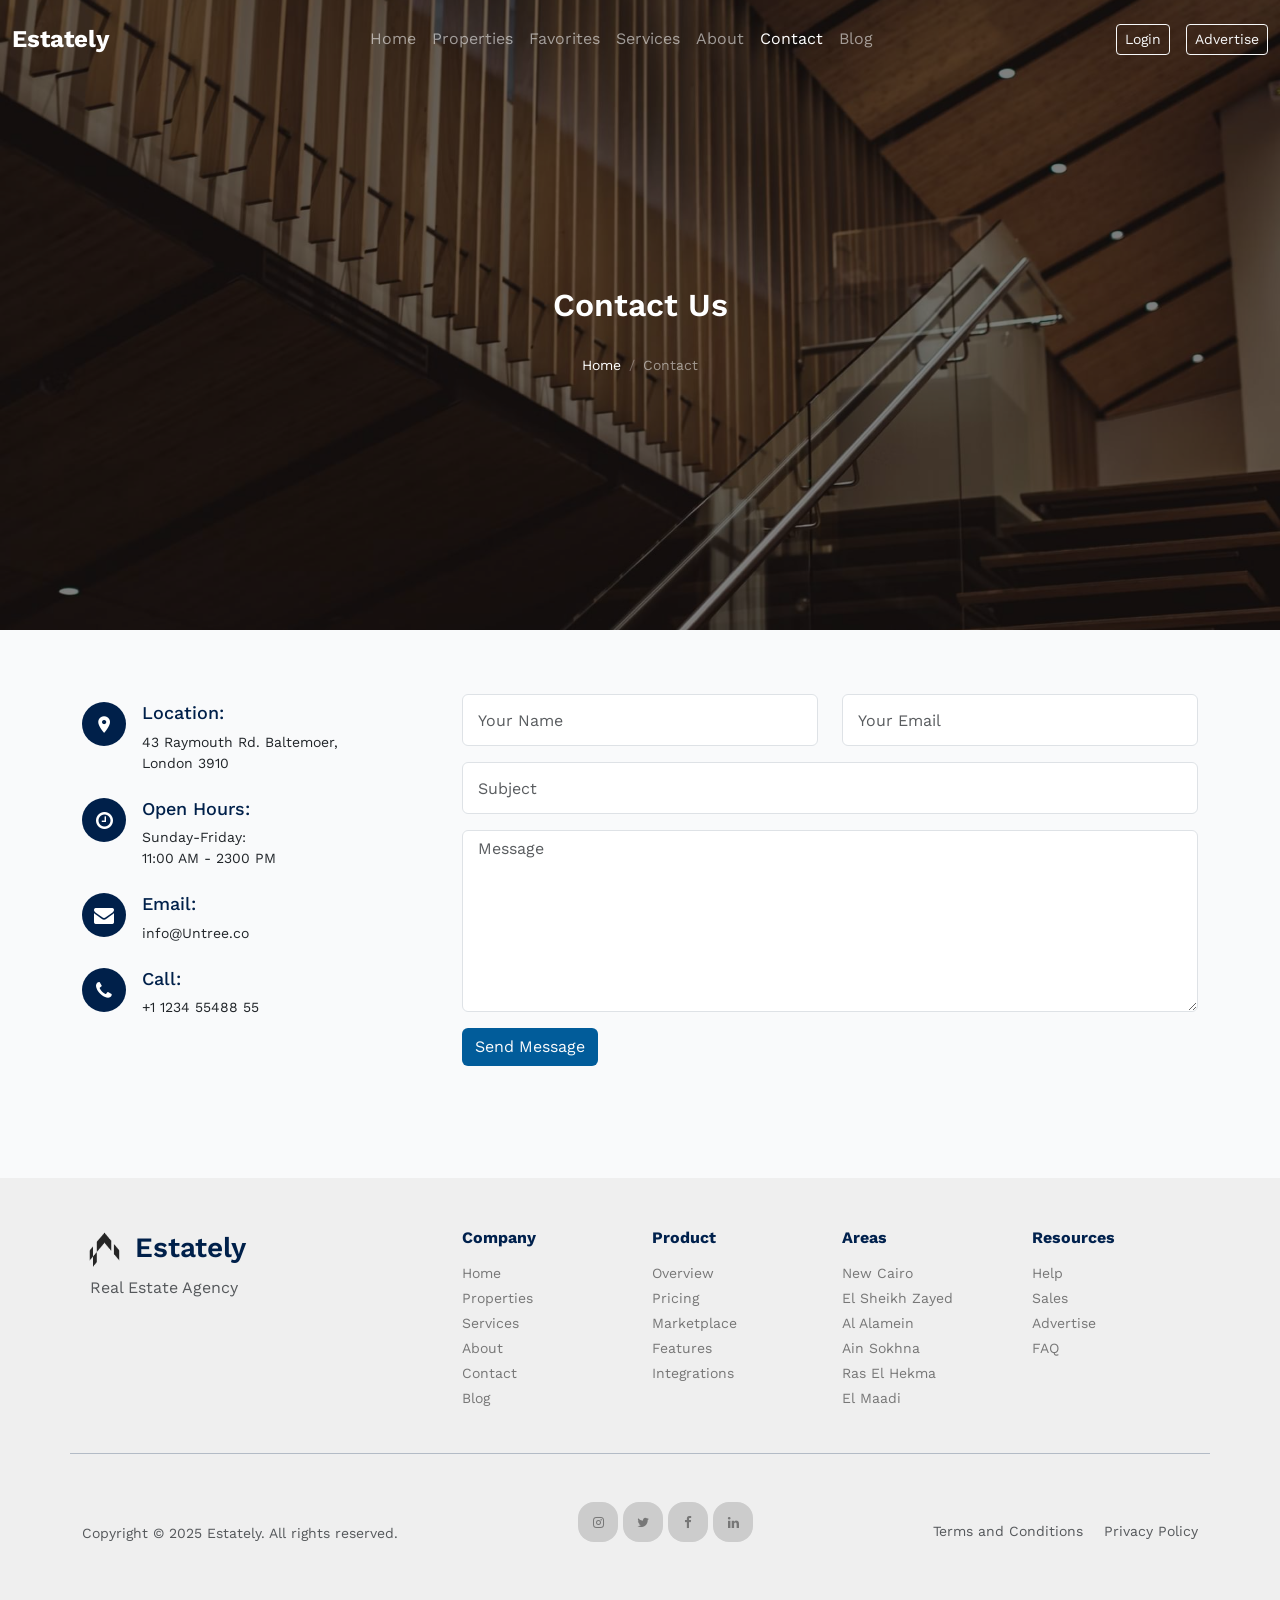
<file: contact.html>
<!-- /*
* Template Name: Property
* Template Author: Untree.co
* Template URI: https://untree.co/
* License: https://creativecommons.org/licenses/by/3.0/
*/ -->
<!DOCTYPE html>
<html lang="en">
  <head>
    <meta charset="utf-8" />
    <meta name="viewport" content="width=device-width, initial-scale=1" />
    <meta name="author" content="Untree.co" />
    <link rel="shortcut icon" href="favicon.png" />

    <meta name="description" content="" />
    <meta name="keywords" content="bootstrap, bootstrap5" />

    <link rel="preconnect" href="https://fonts.googleapis.com" />
    <link rel="preconnect" href="https://fonts.gstatic.com" crossorigin />
    <link
      href="https://fonts.googleapis.com/css2?family=Work+Sans:wght@400;500;600;700&display=swap"
      rel="stylesheet"
    />

    <link rel="stylesheet" href="fonts/icomoon/style.css" />
    <link rel="stylesheet" href="fonts/flaticon/font/flaticon.css" />
    <!-- Bootstrap CSS -->
    <link
      href="https://cdn.jsdelivr.net/npm/bootstrap@5.3.2/dist/css/bootstrap.min.css"
      rel="stylesheet"
    />
    <!-- Bootstrap Icons -->
    <link
      rel="stylesheet"
      href="https://cdn.jsdelivr.net/npm/bootstrap-icons@1.11.1/font/bootstrap-icons.css"
    />
    <link rel="stylesheet" href="css/all.css" />
    <link rel="stylesheet" href="css/tiny-slider.css" />
    <link rel="stylesheet" href="css/aos.css" />
    <link rel="stylesheet" href="css/style.css" />
    <title>Estately | Real Estate in Egypt</title>
  </head>
  <body class="main-Background">
    <!-- Header -->
    <header class="first-section fixed-top site-header">
      <nav class="navbar navbar-expand-lg navbar-dark py-3">
        <div class="container-fluid">
          <!-- Mobile menu button -->
          <button
            class="navbar-toggler d-lg-none toggle-button"
            type="button"
            data-bs-toggle="offcanvas"
            data-bs-target="#mobileMenu"
          >
            <i class="toggle-icon fa-solid fa-bars"></i>
          </button>

          <!-- Logo -->
          <a class="logo navbar-brand fw-bold fs-4" href="index.html"
            >Estately</a
          >

          <div class="d-lg-flex d-none justify-content-center flex-grow-1">
            <ul class="navbar-nav">
              <li class="nav-item">
                <a class="nav-link" href="index.html">Home</a>
              </li>
              <li class="nav-item">
                <a class="nav-link" href="properties.html">Properties</a>
              </li>
              <li class="nav-item">
                <a class="nav-link" href="favorites.html">Favorites</a>
              </li>
              <li class="nav-item">
                <a class="nav-link" href="services.html">Services</a>
              </li>
              <li class="nav-item">
                <a class="nav-link" href="about.html">About</a>
              </li>
              <li class="nav-item">
                <a class="nav-link" href="contact.html">Contact</a>
              </li>
              <li class="nav-item">
                <a class="nav-link" href="blog.html">Blog</a>
              </li>
            </ul>
          </div>

          <div class="d-none d-lg-flex align-items-center gap-3">
            <a href="#" class="btn btn-outline-light btn-sm login">Login</a>
            <a href="advertise.html" class="btn btn-outline-light btn-sm login">
              Advertise
            </a>
          </div>
        </div>
        <!-- /.container-fluid -->
      </nav>
      <!-- /.navbar -->
    </header>

    <!-- Mobile Menu Offcanvas -->
    <div
      class="offcanvas offcanvas-start"
      tabindex="-1"
      id="mobileMenu"
      aria-labelledby="mobileMenuLabel"
      data-bs-auto-close="false"
    >
      <div class="offcanvas-header">
        <h5 class="offcanvas-title" id="mobileMenuLabel">Menu</h5>
        <button
          type="button"
          class="btn-close"
          data-bs-dismiss="offcanvas"
          aria-label="Close"
        ></button>
      </div>
      <!-- /offcanvas-header -->
      <div class="offcanvas-body">
        <ul class="navbar-nav">
          <li class="nav-item">
            <a class="nav-link" href="index.html">Home</a>
          </li>
          <li class="nav-item">
            <a class="nav-link" href="properties.html">Properties</a>
          </li>
          <li class="nav-item">
            <a class="nav-link" href="services.html">Services</a>
          </li>
          <li class="nav-item">
            <a class="nav-link" href="about.html">About</a>
          </li>
          <li class="nav-item">
            <a class="nav-link" href="contact.html">Contact</a>
          </li>
          <li class="nav-item">
            <a class="nav-link" href="blog.html">Blog</a>
          </li>
          <span class="line"></span>
          <li class="nav-item">
            <a class="nav-link" href="favorites.html">Favorites</a>
          </li>
          <li class="nav-item">
            <a class="nav-link" href="myaccount.html">My Account</a>
          </li>
          <span class="line"></span>
        </ul>
        <div class="mt-2">
          <a href="#" class="btn btn-outline-light btn-sm login">Login</a>
          <a href="advertise.html" class="btn btn-outline-light btn-sm login">
            Advertise
          </a>
        </div>
      </div>
      <!-- /offcanvas-body -->
    </div>
    <!-- /offcanvas -->
    <!-- End Of Header -->
    <!-- //////////////////////////////////////////////////////////////////////////////// -->

    <div
      class="hero page-inner overlay"
      style="background-image: url('images/hero_bg_1.jpg')"
    >
      <div class="container">
        <div class="row justify-content-center align-items-center">
          <div class="col-lg-9 text-center mt-5">
            <h1 class="heading" data-aos="fade-up">Contact Us</h1>

            <nav
              aria-label="breadcrumb"
              data-aos="fade-up"
              data-aos-delay="200"
            >
              <ol class="breadcrumb text-center justify-content-center">
                <li class="breadcrumb-item"><a href="index.html">Home</a></li>
                <li
                  class="breadcrumb-item active text-white-50"
                  aria-current="page"
                >
                  Contact
                </li>
              </ol>
            </nav>
          </div>
        </div>
      </div>
    </div>

    <div id="section2" class="section">
      <div class="container">
        <div class="row">
          <div
            class="col-lg-4 mb-5 mb-lg-0"
            data-aos="fade-up"
            data-aos-delay="100"
          >
            <div class="contact-info">
              <div class="address mt-2">
                <i class="icon-room"></i>
                <h4 class="mb-2">Location:</h4>
                <p>
                  43 Raymouth Rd. Baltemoer,<br />
                  London 3910
                </p>
              </div>

              <div class="open-hours mt-4">
                <i class="icon-clock-o"></i>
                <h4 class="mb-2">Open Hours:</h4>
                <p>
                  Sunday-Friday:<br />
                  11:00 AM - 2300 PM
                </p>
              </div>

              <div class="email mt-4">
                <i class="icon-envelope"></i>
                <h4 class="mb-2">Email:</h4>
                <p>info@Untree.co</p>
              </div>

              <div class="phone mt-4">
                <i class="icon-phone"></i>
                <h4 class="mb-2">Call:</h4>
                <p>+1 1234 55488 55</p>
              </div>
            </div>
          </div>
          <div class="col-lg-8" data-aos="fade-up" data-aos-delay="200">
            <form action="#">
              <div class="row">
                <div class="col-6 mb-3">
                  <input
                    type="text"
                    class="form-control"
                    placeholder="Your Name"
                  />
                </div>
                <div class="col-6 mb-3">
                  <input
                    type="email"
                    class="form-control"
                    placeholder="Your Email"
                  />
                </div>
                <div class="col-12 mb-3">
                  <input
                    type="text"
                    class="form-control"
                    placeholder="Subject"
                  />
                </div>
                <div class="col-12 mb-3">
                  <textarea
                    name=""
                    id=""
                    cols="30"
                    rows="7"
                    class="form-control"
                    placeholder="Message"
                  ></textarea>
                </div>

                <div class="col-12">
                  <input
                    type="submit"
                    value="Send Message"
                    class="btn button"
                  />
                </div>
              </div>
            </form>
          </div>
        </div>
      </div>
    </div>
    <!-- /.untree_co-section -->

        <!-- Footer -->
    <footer class="site-footer mt-5">
      <div class="container">
        <div class="row gy-4">
          <!-- Logo and slogan -->
          <div class="col-md-4">
            <div class="d-flex align-items-center mb-2">
              <img
                src="images/logo.png"
                alt="Logo"
                width="45"
                height="40"
                class="me-2"
              />
              <h5 class="fw-semibold mb-0 fs-3">Estately</h5>
            </div>
            <p class="text-muted ms-2" style="font-size: 16px;">Real Estate Agency</p>
          </div>
          <!-- Company -->
          <div class="col-6 col-md-2">
            <h6 class="fw-bold mb-3">Company</h6>
            <ul class="list-unstyled">
              <li><a href="home.html">Home</a></li>
              <li><a href="properties.html">Properties</a></li>
              <li><a href="services.html">Services</a></li>
              <li><a href="about.html">About</a></li>
              <li><a href="contact.html">Contact</a></li>
              <li><a href="blog.html">Blog</a></li>
            </ul>
          </div>
          <!-- Product -->
          <div class="col-6 col-md-2">
            <h6 class="fw-bold mb-3">Product</h6>
            <ul class="list-unstyled">
              <li><a href="#">Overview</a></li>
              <li><a href="#">Pricing</a></li>
              <li><a href="#">Marketplace</a></li>
              <li><a href="#">Features</a></li>
              <li><a href="#">Integrations</a></li>
            </ul>
          </div>
          <!-- Areas -->
          <div class="col-6 col-md-2">
            <h6 class="fw-bold mb-3">Areas</h6>
            <ul class="list-unstyled">
              <li><a href="#">New Cairo</a></li>
              <li><a href="#">El Sheikh Zayed</a></li>
              <li><a href="#">Al Alamein</a></li>
              <li><a href="#">Ain Sokhna</a></li>
              <li><a href="#">Ras El Hekma</a></li>
              <li><a href="#">El Maadi</a></li>
            </ul>
          </div>
          <!-- Resources -->
          <div class="col-6 col-md-2">
            <h6 class="fw-bold mb-3">Resources</h6>
            <ul class="list-unstyled">
              <li><a href="#">Help</a></li>
              <li><a href="#">Sales</a></li>
              <li><a href="#">Advertise</a></li>
              <li><a href="#">FAQ</a></li>
            </ul>
          </div>

        <hr class="my-4" />

        <div
          class="d-flex flex-column flex-md-row justify-content-between align-items-center"
        >
          <p class="mb-2 mb-md-0 text-muted">
            Copyright &copy; 2025 Estately. All rights reserved.
          </p>
            <ul class="list-unstyled social">
              <li>
                <a href="#"><span class="icon-instagram"></span></a>
              </li>
              <li>
                <a href="#"><span class="icon-twitter"></span></a>
              </li>
              <li>
                <a href="#"><span class="icon-facebook"></span></a>
              </li>
              <li>
                <a href="#"><span class="icon-linkedin"></span></a>
              </li>
            </ul>
          <div>
            <a href="#" class="text-muted me-3">Terms and Conditions</a>
            <a href="#" class="text-muted">Privacy Policy</a>
          </div>
        </div>
      </div>
    </footer>
    <!-- /.footer -->

    <!-- Preloader -->
    <div id="overlayer"></div>
    <div class="loader">
      <div class="spinner-border" role="status">
        <span class="visually-hidden">Loading...</span>
      </div>
    </div>

    <!-- ////////////////////////////////////////////////////////////////////////////////////////////////////////////////// -->
    <!-- Bootstrap JS -->
    <script src="https://cdn.jsdelivr.net/npm/bootstrap@5.3.3/dist/js/bootstrap.bundle.min.js"></script>
    <script src="js/tiny-slider.js"></script>
    <script src="js/aos.js"></script>
    <script src="js/navbar.js"></script>
    <script src="js/counter.js"></script>
    <script src="js/custom.js"></script>
  </body>
</html>
</file>
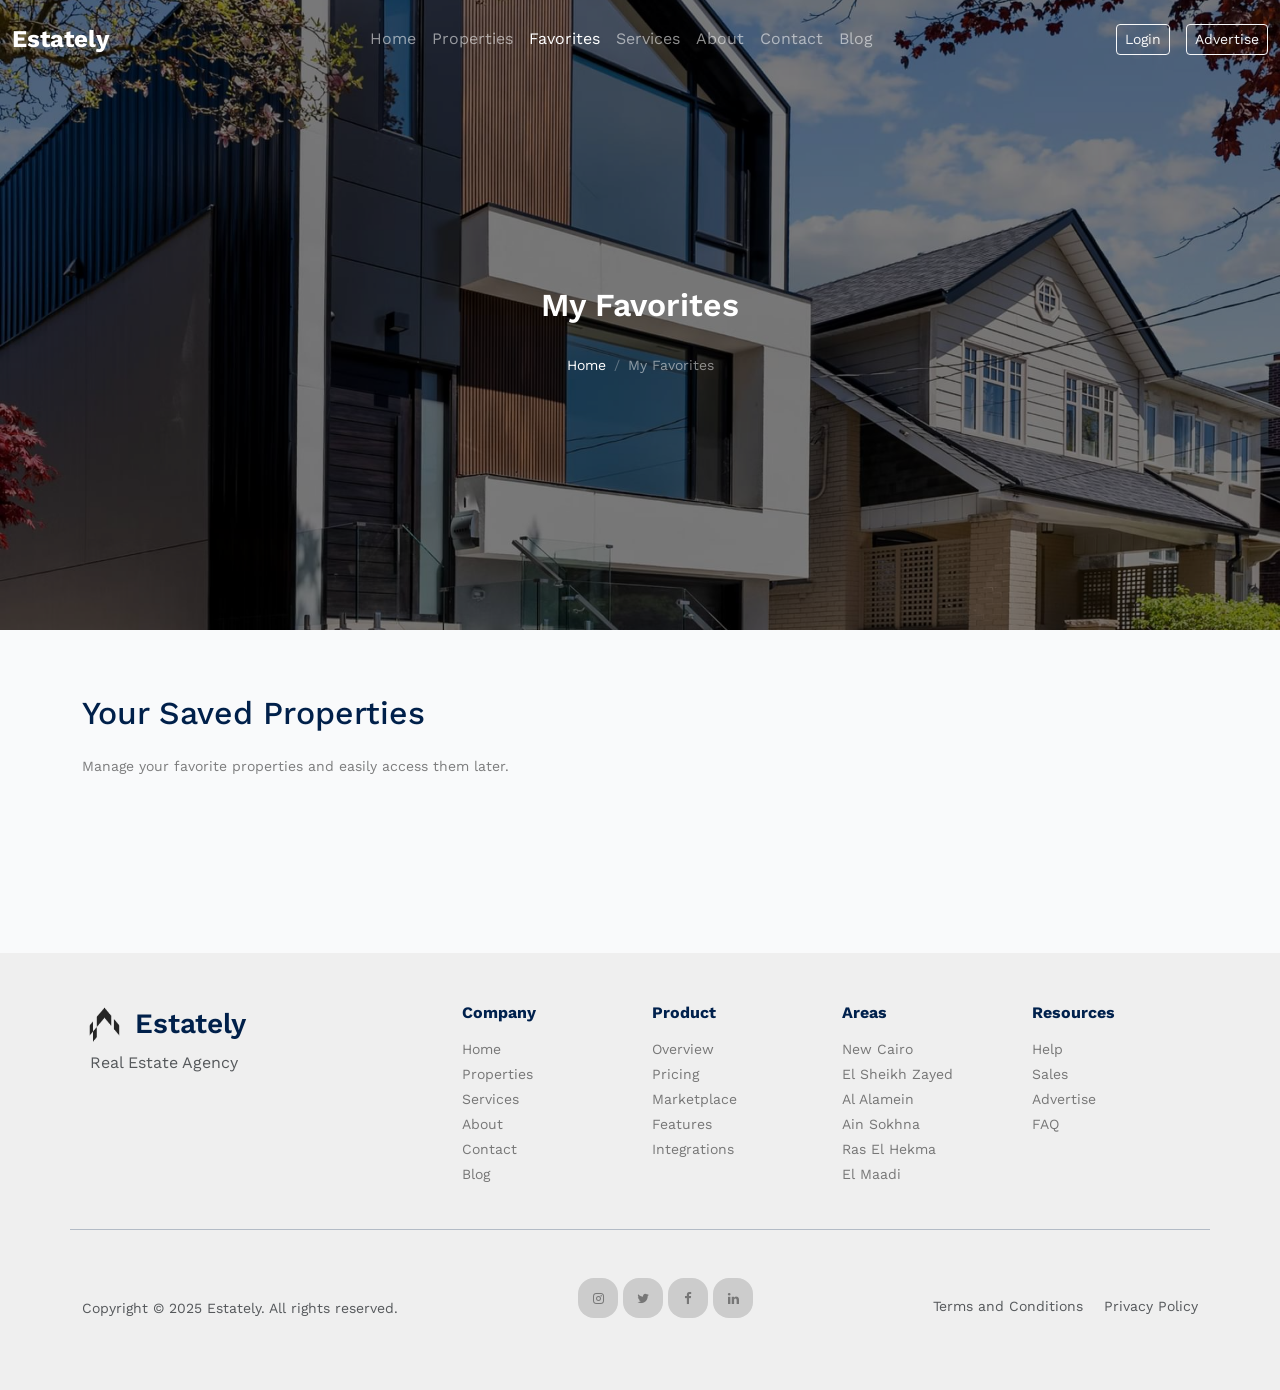
<file: favorites.html>
<!-- /*
* Template Name: Property
* Template Author: Untree.co
* Template URI: https://untree.co/
* License: https://creativecommons.org/licenses/by/3.0/
*/ -->
<!DOCTYPE html>
<html lang="en">
  <head>
    <meta charset="utf-8" />
    <meta name="viewport" content="width=device-width, initial-scale=1" />
    <meta name="author" content="Untree.co" />
    <link rel="shortcut icon" href="favicon.png" />

    <meta name="description" content="" />
    <meta name="keywords" content="bootstrap, bootstrap5" />

    <link rel="preconnect" href="https://fonts.googleapis.com" />
    <link rel="preconnect" href="https://fonts.gstatic.com" crossorigin />
    <link
      href="https://fonts.googleapis.com/css2?family=Work+Sans:wght@400;500;600;700&display=swap"
      rel="stylesheet"
    />

    <link rel="stylesheet" href="fonts/icomoon/style.css" />
    <link rel="stylesheet" href="fonts/flaticon/font/flaticon.css" />
    <!-- Bootstrap CSS -->
    <link
      href="https://cdn.jsdelivr.net/npm/bootstrap@5.3.2/dist/css/bootstrap.min.css"
      rel="stylesheet"
    />
    <!-- Bootstrap Icons -->
    <link
      rel="stylesheet"
      href="https://cdn.jsdelivr.net/npm/bootstrap-icons@1.11.1/font/bootstrap-icons.css"
    />
    <link rel="stylesheet" href="css/all.css" />
    <link rel="stylesheet" href="css/tiny-slider.css" />
    <link rel="stylesheet" href="css/aos.css" />
    <link rel="stylesheet" href="css/style.css" />

    <title>Estately | My Favorites</title>
  </head>
  <body class="main-Background">
    <!-- Header -->
    <header class="first-section fixed-top site-header">
      <nav class="navbar navbar-expand-lg navbar-dark py-3">
        <div class="container-fluid">
          <!-- Mobile menu button -->
          <button
            class="navbar-toggler d-lg-none toggle-button"
            type="button"
            data-bs-toggle="offcanvas"
            data-bs-target="#mobileMenu"
          >
            <i class="toggle-icon fa-solid fa-bars"></i>
          </button>

          <!-- Logo -->
          <a class="logo navbar-brand fw-bold fs-4" href="index.html"
            >Estately</a
          >

          <div class="d-lg-flex d-none justify-content-center flex-grow-1">
            <ul class="navbar-nav">
              <li class="nav-item">
                <a class="nav-link" href="index.html">Home</a>
              </li>
              <li class="nav-item">
                <a class="nav-link" href="properties.html">Properties</a>
              </li>
              <li class="nav-item">
                <a class="nav-link" href="favorites.html">Favorites</a>
              </li>
              <li class="nav-item">
                <a class="nav-link" href="services.html">Services</a>
              </li>
              <li class="nav-item">
                <a class="nav-link" href="about.html">About</a>
              </li>
              <li class="nav-item">
                <a class="nav-link" href="contact.html">Contact</a>
              </li>
              <li class="nav-item">
                <a class="nav-link" href="blog.html">Blog</a>
              </li>
            </ul>
          </div>

          <div class="d-none d-lg-flex align-items-center gap-3">
            <a href="#" class="btn btn-outline-light btn-sm login">Login</a>
            <a href="advertise.html" class="btn btn-outline-light btn-sm login">
              Advertise
            </a>
          </div>
        </div>
        <!-- /.container-fluid -->
      </nav>
      <!-- /.navbar -->
    </header>

    <!-- Mobile Menu Offcanvas -->
    <div
      class="offcanvas offcanvas-start"
      tabindex="-1"
      id="mobileMenu"
      aria-labelledby="mobileMenuLabel"
      data-bs-auto-close="false"
    >
      <div class="offcanvas-header">
        <h5 class="offcanvas-title" id="mobileMenuLabel">Menu</h5>
        <button
          type="button"
          class="btn-close"
          data-bs-dismiss="offcanvas"
          aria-label="Close"
        ></button>
      </div>
      <!-- /offcanvas-header -->
      <div class="offcanvas-body">
        <ul class="navbar-nav">
          <li class="nav-item">
            <a class="nav-link" href="index.html">Home</a>
          </li>
          <li class="nav-item">
            <a class="nav-link" href="properties.html">Properties</a>
          </li>
          <li class="nav-item">
            <a class="nav-link" href="services.html">Services</a>
          </li>
          <li class="nav-item">
            <a class="nav-link" href="about.html">About</a>
          </li>
          <li class="nav-item">
            <a class="nav-link" href="contact.html">Contact</a>
          </li>
          <li class="nav-item">
            <a class="nav-link" href="blog.html">Blog</a>
          </li>
          <span class="line"></span>
          <li class="nav-item">
            <a class="nav-link" href="favorites.html">Favorites</a>
          </li>
          <li class="nav-item">
            <a class="nav-link" href="myaccount.html">My Account</a>
          </li>
          <span class="line"></span>
        </ul>
        <div class="mt-2">
          <a href="#" class="btn btn-outline-light btn-sm login">Login</a>
          <a href="advertise.html" class="btn btn-outline-light btn-sm login">
            Advertise
          </a>
        </div>
      </div>
      <!-- /offcanvas-body -->
    </div>
    <!-- /offcanvas -->
    <!-- End Of Header -->
    <!-- //////////////////////////////////////////////////////////////////////////////// -->

    <div
      class="hero page-inner overlay"
      style="background-image: url('images/hero_bg_2.jpg')"
    >
      <div class="container">
        <div class="row justify-content-center align-items-center">
          <div class="col-lg-9 text-center mt-5">
            <h1 class="heading" data-aos="fade-up">My Favorites</h1>

            <nav
              aria-label="breadcrumb"
              data-aos="fade-up"
              data-aos-delay="200"
            >
              <ol class="breadcrumb text-center justify-content-center">
                <li class="breadcrumb-item"><a href="index.html">Home</a></li>
                <li
                  class="breadcrumb-item active text-white-50"
                  aria-current="page"
                >
                  My Favorites
                </li>
              </ol>
            </nav>
          </div>
        </div>
      </div>
    </div>

    <div id="section2" class="section">
      <div class="container">
        <div class="row mb-5">
          <div class="col-lg-8">
            <h2 class="font-weight-bold heading header-Text mb-4">
              Your Saved Properties
            </h2>
            <p class="text-black-50">
              Manage your favorite properties and easily access them later.
            </p>
          </div>
        </div>

        <div class="row">
          <!-- <div class="col-xs-12 col-sm-6 col-md-6 col-lg-4 mb-4">
            <div class="property-item">
              <a href="property-single.html" class="img">
                <img src="images/img_1.jpg" alt="Image" class="img-fluid" />
              </a>
              <div class="property-content">
                <div class="price mb-2">
                  <span class="header-Text">$1,291,000</span>
                </div>
                <div>
                  <span class="d-block mb-2 text-black-50"
                    >5232 California Fake, Ave. 21BC</span
                  >
                  <span class="city d-block mb-3 main-Text"
                    >California, USA</span
                  >

                  <div class="specs d-flex mb-4">
                    <span class="d-block d-flex align-items-center me-3">
                      <span class="icon-bed me-2 secondary-Text"></span>
                      <span class="caption secondary-Text">2 beds</span>
                    </span>
                    <span class="d-block d-flex align-items-center">
                      <span class="icon-bath me-2 secondary-Text"></span>
                      <span class="caption secondary-Text">2 baths</span>
                    </span>
                  </div>

                  <a
                    href="property-single.html"
                    class="btn button py-2 px-3"
                    >See details</a
                  >
                </div>
              </div>
            </div>
          </div> -->
        </div>  <!-- row of items -->
      </div> <!-- container -->
    </div> <!-- section -->

        <!-- Footer -->
    <footer class="site-footer mt-5">
      <div class="container">
        <div class="row gy-4">
          <!-- Logo and slogan -->
          <div class="col-md-4">
            <div class="d-flex align-items-center mb-2">
              <img
                src="images/logo.png"
                alt="Logo"
                width="45"
                height="40"
                class="me-2"
              />
              <h5 class="fw-semibold mb-0 fs-3">Estately</h5>
            </div>
            <p class="text-muted ms-2" style="font-size: 16px;">Real Estate Agency</p>
          </div>
          <!-- Company -->
          <div class="col-6 col-md-2">
            <h6 class="fw-bold mb-3">Company</h6>
            <ul class="list-unstyled">
              <li><a href="home.html">Home</a></li>
              <li><a href="properties.html">Properties</a></li>
              <li><a href="services.html">Services</a></li>
              <li><a href="about.html">About</a></li>
              <li><a href="contact.html">Contact</a></li>
              <li><a href="blog.html">Blog</a></li>
            </ul>
          </div>
          <!-- Product -->
          <div class="col-6 col-md-2">
            <h6 class="fw-bold mb-3">Product</h6>
            <ul class="list-unstyled">
              <li><a href="#">Overview</a></li>
              <li><a href="#">Pricing</a></li>
              <li><a href="#">Marketplace</a></li>
              <li><a href="#">Features</a></li>
              <li><a href="#">Integrations</a></li>
            </ul>
          </div>
          <!-- Areas -->
          <div class="col-6 col-md-2">
            <h6 class="fw-bold mb-3">Areas</h6>
            <ul class="list-unstyled">
              <li><a href="#">New Cairo</a></li>
              <li><a href="#">El Sheikh Zayed</a></li>
              <li><a href="#">Al Alamein</a></li>
              <li><a href="#">Ain Sokhna</a></li>
              <li><a href="#">Ras El Hekma</a></li>
              <li><a href="#">El Maadi</a></li>
            </ul>
          </div>
          <!-- Resources -->
          <div class="col-6 col-md-2">
            <h6 class="fw-bold mb-3">Resources</h6>
            <ul class="list-unstyled">
              <li><a href="#">Help</a></li>
              <li><a href="#">Sales</a></li>
              <li><a href="#">Advertise</a></li>
              <li><a href="#">FAQ</a></li>
            </ul>
          </div>

        <hr class="my-4" />

        <div
          class="d-flex flex-column flex-md-row justify-content-between align-items-center"
        >
          <p class="mb-2 mb-md-0 text-muted">
            Copyright &copy; 2025 Estately. All rights reserved.
          </p>
            <ul class="list-unstyled social">
              <li>
                <a href="#"><span class="icon-instagram"></span></a>
              </li>
              <li>
                <a href="#"><span class="icon-twitter"></span></a>
              </li>
              <li>
                <a href="#"><span class="icon-facebook"></span></a>
              </li>
              <li>
                <a href="#"><span class="icon-linkedin"></span></a>
              </li>
            </ul>
          <div>
            <a href="#" class="text-muted me-3">Terms and Conditions</a>
            <a href="#" class="text-muted">Privacy Policy</a>
          </div>
        </div>
      </div>
    </footer>
    <!-- /.footer -->

    <!-- Preloader -->
    <div id="overlayer"></div>
    <div class="loader">
      <div class="spinner-border" role="status">
        <span class="visually-hidden">Loading...</span>
      </div>
    </div>

    <!-- ////////////////////////////////////////////////////////////////////////////////////////////////////////////////// -->
    <!-- Bootstrap JS -->
    <script src="https://cdn.jsdelivr.net/npm/bootstrap@5.3.3/dist/js/bootstrap.bundle.min.js"></script>
    <script src="js/tiny-slider.js"></script>
    <script src="js/aos.js"></script>
    <script src="js/navbar.js"></script>
    <script src="js/counter.js"></script>
    <script src="js/custom.js"></script>
  </body>
</html>
</file>
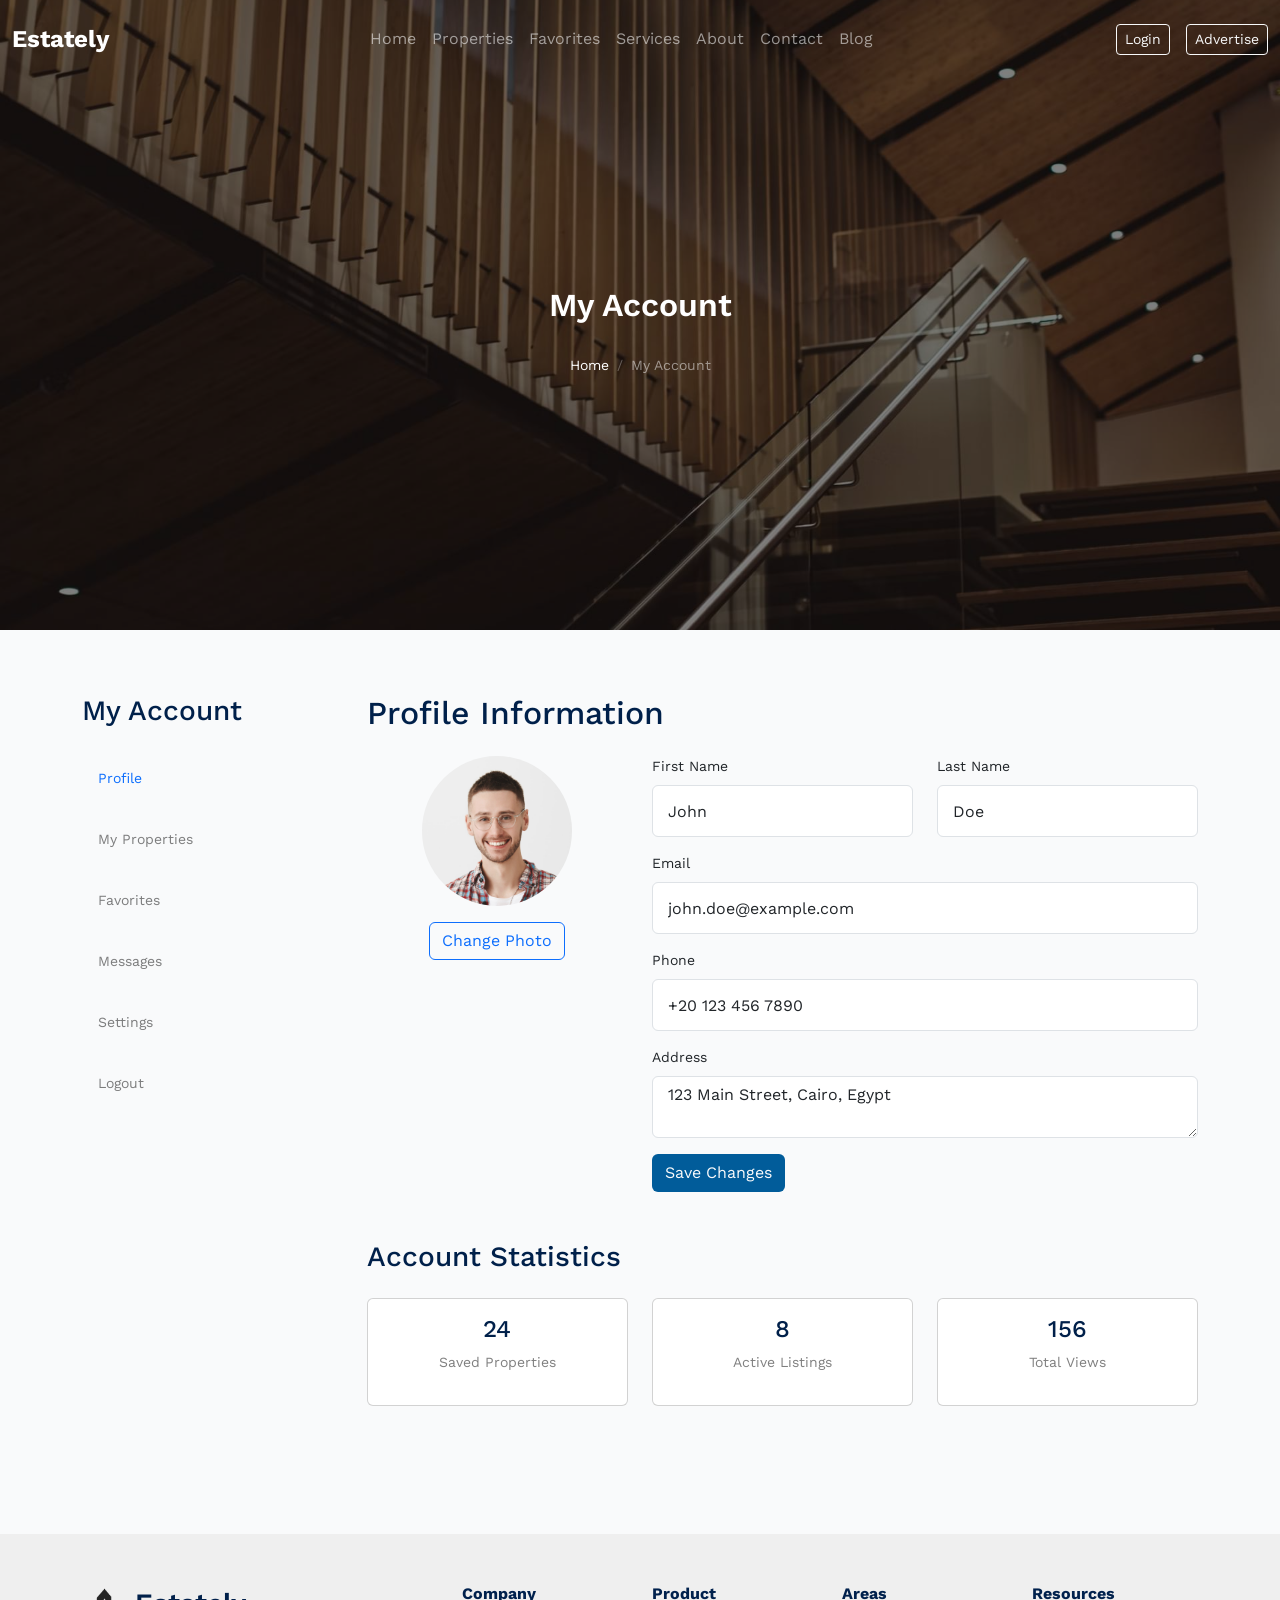
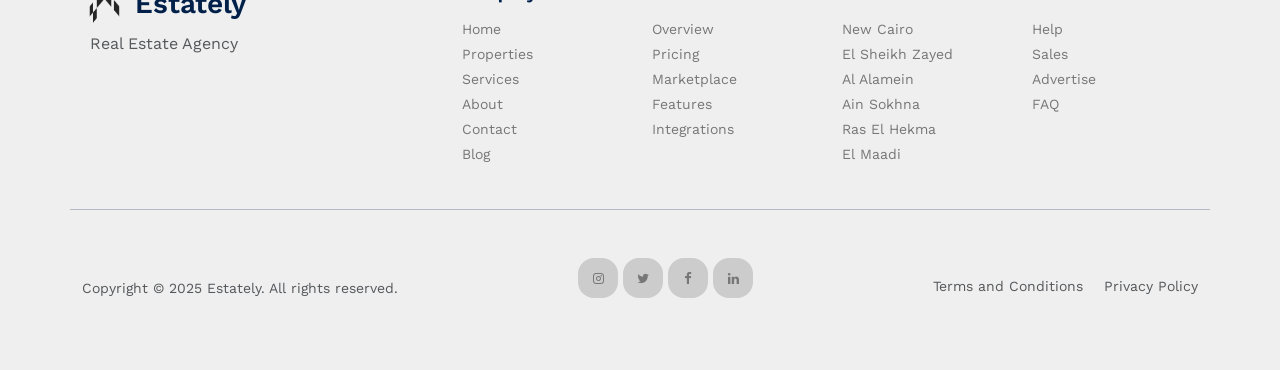
<file: myaccount.html>
<!DOCTYPE html>
<html lang="en">
  <head>
    <meta charset="utf-8" />
    <meta name="viewport" content="width=device-width, initial-scale=1" />
    <meta name="author" content="Untree.co" />
    <link rel="shortcut icon" href="favicon.png" />

    <meta name="description" content="" />
    <meta name="keywords" content="bootstrap, bootstrap5" />

    <link rel="preconnect" href="https://fonts.googleapis.com" />
    <link rel="preconnect" href="https://fonts.gstatic.com" crossorigin />
    <link
      href="https://fonts.googleapis.com/css2?family=Work+Sans:wght@400;500;600;700&display=swap"
      rel="stylesheet"
    />

    <link rel="stylesheet" href="fonts/icomoon/style.css" />
    <link rel="stylesheet" href="fonts/flaticon/font/flaticon.css" />
    <!-- Bootstrap CSS -->
    <link
      href="https://cdn.jsdelivr.net/npm/bootstrap@5.3.2/dist/css/bootstrap.min.css"
      rel="stylesheet"
    />
    <!-- Bootstrap Icons -->
    <link
      rel="stylesheet"
      href="https://cdn.jsdelivr.net/npm/bootstrap-icons@1.11.1/font/bootstrap-icons.css"
    />
    <link rel="stylesheet" href="css/all.css" />
    <link rel="stylesheet" href="css/tiny-slider.css" />
    <link rel="stylesheet" href="css/aos.css" />
    <link rel="stylesheet" href="css/style.css" />

    <title>Estately | My Account</title>
  </head>
  <body class="main-Background">
    <!-- Header -->
    <header class="first-section fixed-top site-header">
      <nav class="navbar navbar-expand-lg navbar-dark py-3">
        <div class="container-fluid">
          <!-- Mobile menu button -->
          <button
            class="navbar-toggler d-lg-none toggle-button"
            type="button"
            data-bs-toggle="offcanvas"
            data-bs-target="#mobileMenu"
          >
            <i class="toggle-icon fa-solid fa-bars"></i>
          </button>

          <!-- Logo -->
          <a class="logo navbar-brand fw-bold fs-4" href="index.html"
            >Estately</a
          >

          <div class="d-lg-flex d-none justify-content-center flex-grow-1">
            <ul class="navbar-nav">
              <li class="nav-item">
                <a class="nav-link" href="index.html">Home</a>
              </li>
              <li class="nav-item">
                <a class="nav-link" href="properties.html">Properties</a>
              </li>
              <li class="nav-item">
                <a class="nav-link" href="favorites.html">Favorites</a>
              </li>
              <li class="nav-item">
                <a class="nav-link" href="services.html">Services</a>
              </li>
              <li class="nav-item">
                <a class="nav-link" href="about.html">About</a>
              </li>
              <li class="nav-item">
                <a class="nav-link" href="contact.html">Contact</a>
              </li>
              <li class="nav-item">
                <a class="nav-link" href="blog.html">Blog</a>
              </li>
            </ul>
          </div>

          <div class="d-none d-lg-flex align-items-center gap-3">
            <a href="#" class="btn btn-outline-light btn-sm login">Login</a>
            <a href="advertise.html" class="btn btn-outline-light btn-sm login">
              Advertise
            </a>
          </div>
        </div>
        <!-- /.container-fluid -->
      </nav>
      <!-- /.navbar -->
    </header>

    <!-- Mobile Menu Offcanvas -->
    <div
      class="offcanvas offcanvas-start"
      tabindex="-1"
      id="mobileMenu"
      aria-labelledby="mobileMenuLabel"
      data-bs-auto-close="false"
    >
      <div class="offcanvas-header">
        <h5 class="offcanvas-title" id="mobileMenuLabel">Menu</h5>
        <button
          type="button"
          class="btn-close"
          data-bs-dismiss="offcanvas"
          aria-label="Close"
        ></button>
      </div>
      <!-- /offcanvas-header -->
      <div class="offcanvas-body">
        <ul class="navbar-nav">
          <li class="nav-item">
            <a class="nav-link" href="index.html">Home</a>
          </li>
          <li class="nav-item">
            <a class="nav-link" href="properties.html">Properties</a>
          </li>
          <li class="nav-item">
            <a class="nav-link" href="services.html">Services</a>
          </li>
          <li class="nav-item">
            <a class="nav-link" href="about.html">About</a>
          </li>
          <li class="nav-item">
            <a class="nav-link" href="contact.html">Contact</a>
          </li>
          <li class="nav-item">
            <a class="nav-link" href="blog.html">Blog</a>
          </li>
          <span class="line"></span>
          <li class="nav-item">
            <a class="nav-link" href="favorites.html">Favorites</a>
          </li>
          <li class="nav-item">
            <a class="nav-link" href="myaccount.html">My Account</a>
          </li>
          <span class="line"></span>
        </ul>
        <div class="mt-2">
          <a href="#" class="btn btn-outline-light btn-sm login">Login</a>
          <a href="advertise.html" class="btn btn-outline-light btn-sm login">
            Advertise
          </a>
        </div>
      </div>
      <!-- /offcanvas-body -->
    </div>
    <!-- /offcanvas -->
    <!-- End Of Header -->
    <!-- //////////////////////////////////////////////////////////////////////////////// -->

    <div
      class="hero page-inner overlay"
      style="background-image: url('images/hero_bg_1.jpg')"
    >
      <div class="container">
        <div class="row justify-content-center align-items-center">
          <div class="col-lg-9 text-center mt-5">
            <h1 class="heading" data-aos="fade-up">My Account</h1>

            <nav
              aria-label="breadcrumb"
              data-aos="fade-up"
              data-aos-delay="200"
            >
              <ol class="breadcrumb text-center justify-content-center">
                <li class="breadcrumb-item"><a href="index.html">Home</a></li>
                <li
                  class="breadcrumb-item active text-white-50"
                  aria-current="page"
                >
                  My Account
                </li>
              </ol>
            </nav>
          </div>
        </div>
      </div>
    </div>

    <div id="section2" class="section">
      <div class="container">
        <div class="row">
          <div class="col-lg-3 mb-5">
            <div class="sidebar">
              <h3 class="mb-4">My Account</h3>
              <ul class="list-unstyled">
                <li class="mb-2">
                  <a href="#" class="active d-block p-3 rounded">Profile</a>
                </li>
                <li class="mb-2">
                  <a href="#" class="d-block p-3 rounded text-black-50"
                    >My Properties</a
                  >
                </li>
                <li class="mb-2">
                  <a
                    href="favorites.html"
                    class="d-block p-3 rounded text-black-50"
                    >Favorites</a
                  >
                </li>
                <li class="mb-2">
                  <a href="contact.html" class="d-block p-3 rounded text-black-50"
                    >Messages</a
                  >
                </li>
                <li class="mb-2">
                  <a href="#" class="d-block p-3 rounded text-black-50"
                    >Settings</a
                  >
                </li>
                <li class="mb-2">
                  <a href="#" class="d-block p-3 rounded text-black-50"
                    >Logout</a
                  >
                </li>
              </ul>
            </div>
          </div>
          <div class="col-lg-9">
            <div class="account-content">
              <h2 class="mb-4 heading header-Text">Profile Information</h2>

              <div class="row mb-5">
                <div class="col-md-4 text-center">
                  <div class="profile-avatar mb-3">
                    <img
                      src="images/person_1-min.jpg"
                      alt="Profile"
                      class="img-fluid rounded-circle"
                      style="width: 150px; height: 150px; object-fit: cover"
                    />
                  </div>
                  <button class="btn btn-outline-primary change-photo">Change Photo</button>
                </div>
                <div class="col-md-8">
                  <form>
                    <div class="row mb-3">
                      <div class="col-md-6">
                        <label for="firstName" class="form-label"
                          >First Name</label
                        >
                        <input
                          type="text"
                          class="form-control"
                          id="firstName"
                          value="John"
                        />
                      </div>
                      <div class="col-md-6">
                        <label for="lastName" class="form-label"
                          >Last Name</label
                        >
                        <input
                          type="text"
                          class="form-control"
                          id="lastName"
                          value="Doe"
                        />
                      </div>
                    </div>
                    <div class="mb-3">
                      <label for="email" class="form-label">Email</label>
                      <input
                        type="email"
                        class="form-control"
                        id="email"
                        value="john.doe@example.com"
                      />
                    </div>
                    <div class="mb-3">
                      <label for="phone" class="form-label">Phone</label>
                      <input
                        type="tel"
                        class="form-control"
                        id="phone"
                        value="+20 123 456 7890"
                      />
                    </div>
                    <div class="mb-3">
                      <label for="address" class="form-label">Address</label>
                      <textarea class="form-control" id="address" rows="2">123 Main Street, Cairo, Egypt</textarea
                      >
                    </div>
                    <button type="submit" class="btn button text-white">
                      Save Changes
                    </button>
                  </form>
                </div>
              </div>

              <div class="row mt-5">
                <div class="col-12">
                  <h3 class="mb-4 heading header-Text">Account Statistics</h3>
                  <div class="row">
                    <div class="col-md-4 mb-3">
                      <div class="card">
                        <div class="card-body text-center">
                          <h4 class="header-Text">24</h4>
                          <p class="text-black-50">Saved Properties</p>
                        </div>
                      </div>
                    </div>
                    <div class="col-md-4 mb-3">
                      <div class="card">
                        <div class="card-body text-center">
                          <h4 class="header-Text">8</h4>
                          <p class="text-black-50">Active Listings</p>
                        </div>
                      </div>
                    </div>
                    <div class="col-md-4 mb-3">
                      <div class="card">
                        <div class="card-body text-center">
                          <h4 class="header-Text">156</h4>
                          <p class="text-black-50">Total Views</p>
                        </div>
                      </div>
                    </div>
                  </div>
                </div>
              </div>
            </div>
          </div>
        </div>
      </div>
    </div>

        <!-- Footer -->
    <footer class="site-footer mt-5">
      <div class="container">
        <div class="row gy-4">
          <!-- Logo and slogan -->
          <div class="col-md-4">
            <div class="d-flex align-items-center mb-2">
              <img
                src="images/logo.png"
                alt="Logo"
                width="45"
                height="40"
                class="me-2"
              />
              <h5 class="fw-semibold mb-0 fs-3">Estately</h5>
            </div>
            <p class="text-muted ms-2" style="font-size: 16px;">Real Estate Agency</p>
          </div>
          <!-- Company -->
          <div class="col-6 col-md-2">
            <h6 class="fw-bold mb-3">Company</h6>
            <ul class="list-unstyled">
              <li><a href="home.html">Home</a></li>
              <li><a href="properties.html">Properties</a></li>
              <li><a href="services.html">Services</a></li>
              <li><a href="about.html">About</a></li>
              <li><a href="contact.html">Contact</a></li>
              <li><a href="blog.html">Blog</a></li>
            </ul>
          </div>
          <!-- Product -->
          <div class="col-6 col-md-2">
            <h6 class="fw-bold mb-3">Product</h6>
            <ul class="list-unstyled">
              <li><a href="#">Overview</a></li>
              <li><a href="#">Pricing</a></li>
              <li><a href="#">Marketplace</a></li>
              <li><a href="#">Features</a></li>
              <li><a href="#">Integrations</a></li>
            </ul>
          </div>
          <!-- Areas -->
          <div class="col-6 col-md-2">
            <h6 class="fw-bold mb-3">Areas</h6>
            <ul class="list-unstyled">
              <li><a href="#">New Cairo</a></li>
              <li><a href="#">El Sheikh Zayed</a></li>
              <li><a href="#">Al Alamein</a></li>
              <li><a href="#">Ain Sokhna</a></li>
              <li><a href="#">Ras El Hekma</a></li>
              <li><a href="#">El Maadi</a></li>
            </ul>
          </div>
          <!-- Resources -->
          <div class="col-6 col-md-2">
            <h6 class="fw-bold mb-3">Resources</h6>
            <ul class="list-unstyled">
              <li><a href="#">Help</a></li>
              <li><a href="#">Sales</a></li>
              <li><a href="#">Advertise</a></li>
              <li><a href="#">FAQ</a></li>
            </ul>
          </div>

        <hr class="my-4" />

        <div
          class="d-flex flex-column flex-md-row justify-content-between align-items-center"
        >
          <p class="mb-2 mb-md-0 text-muted">
            Copyright &copy; 2025 Estately. All rights reserved.
          </p>
            <ul class="list-unstyled social">
              <li>
                <a href="#"><span class="icon-instagram"></span></a>
              </li>
              <li>
                <a href="#"><span class="icon-twitter"></span></a>
              </li>
              <li>
                <a href="#"><span class="icon-facebook"></span></a>
              </li>
              <li>
                <a href="#"><span class="icon-linkedin"></span></a>
              </li>
            </ul>
          <div>
            <a href="#" class="text-muted me-3">Terms and Conditions</a>
            <a href="#" class="text-muted">Privacy Policy</a>
          </div>
        </div>
      </div>
    </footer>
    <!-- /.footer -->

    <!-- Preloader -->
    <div id="overlayer"></div>
    <div class="loader">
      <div class="spinner-border" role="status">
        <span class="visually-hidden">Loading...</span>
      </div>
    </div>

    <!-- ////////////////////////////////////////////////////////////////////////////////////////////////////////////////// -->
    <!-- Bootstrap JS -->
    <script src="https://cdn.jsdelivr.net/npm/bootstrap@5.3.3/dist/js/bootstrap.bundle.min.js"></script>
    <script src="js/tiny-slider.js"></script>
    <script src="js/aos.js"></script>
    <script src="js/navbar.js"></script>
    <script src="js/counter.js"></script>
    <script src="js/custom.js"></script>
  </body>
</html>
</file>
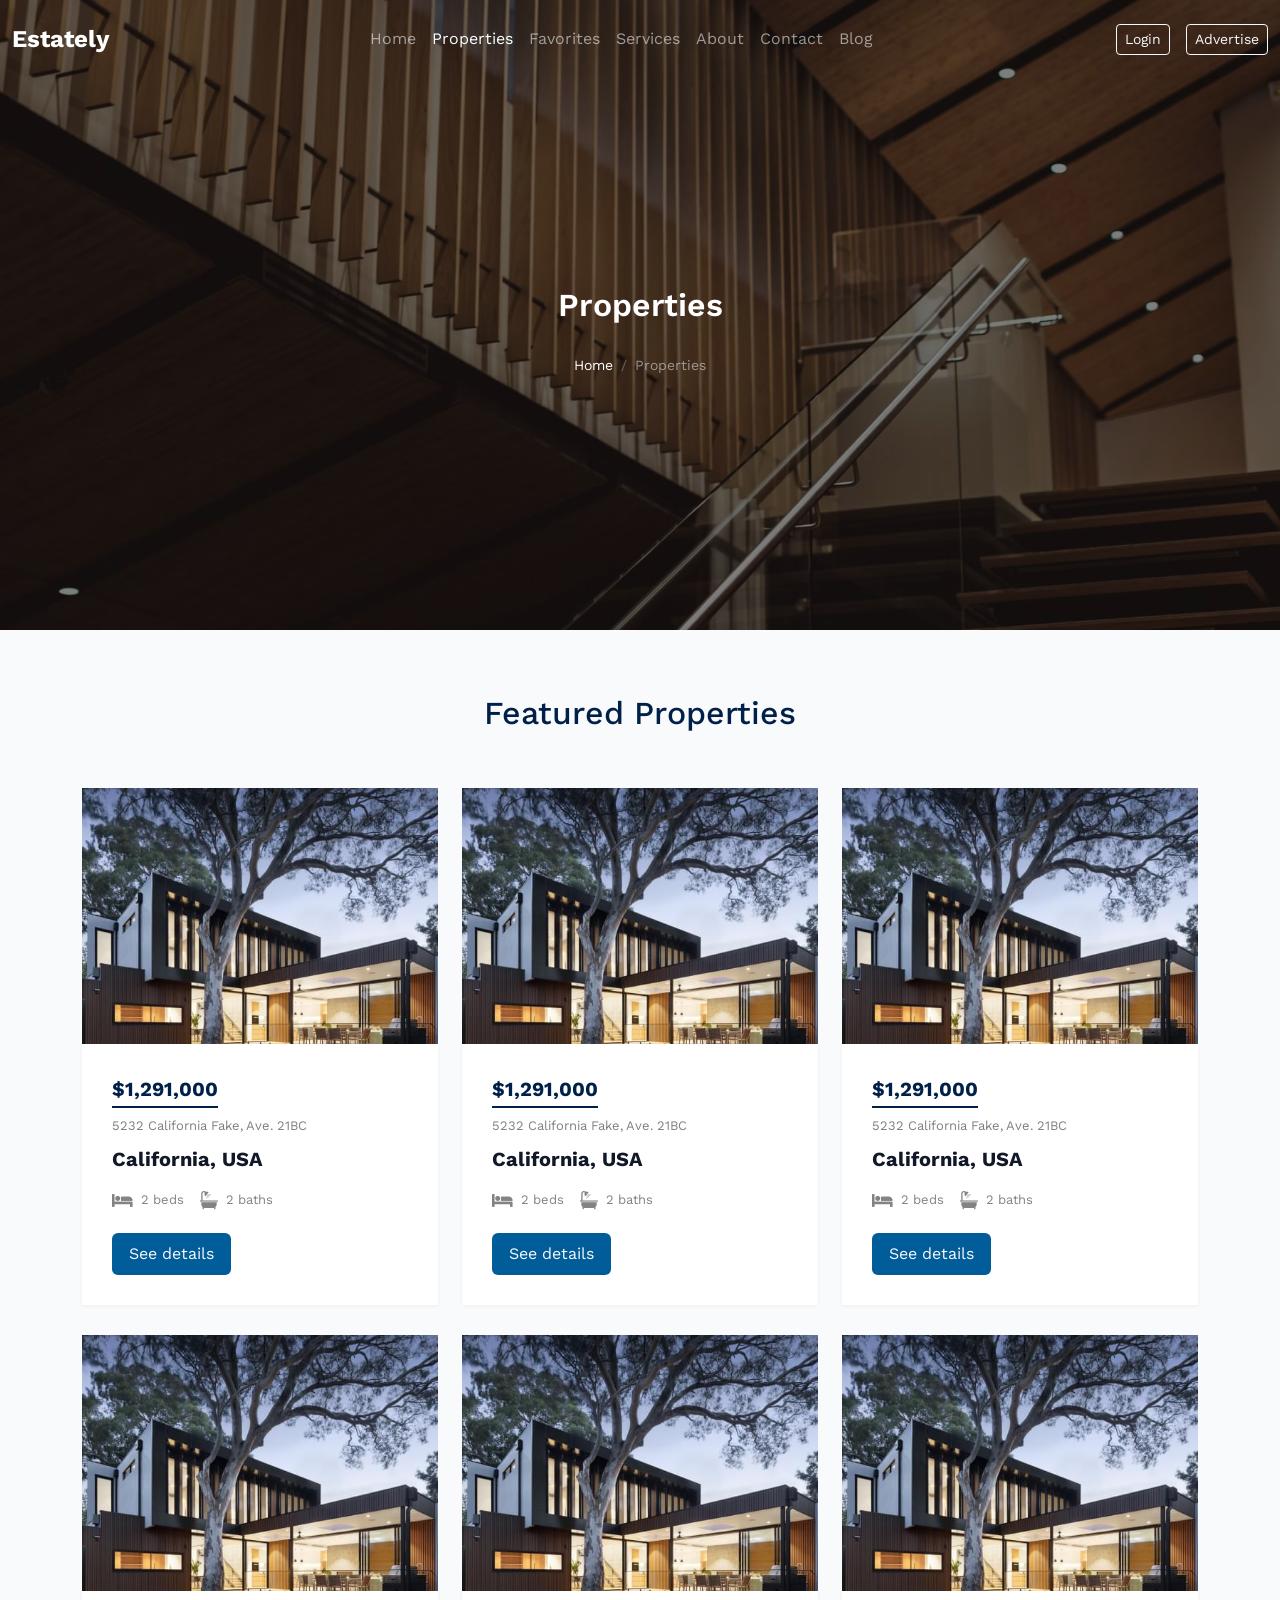
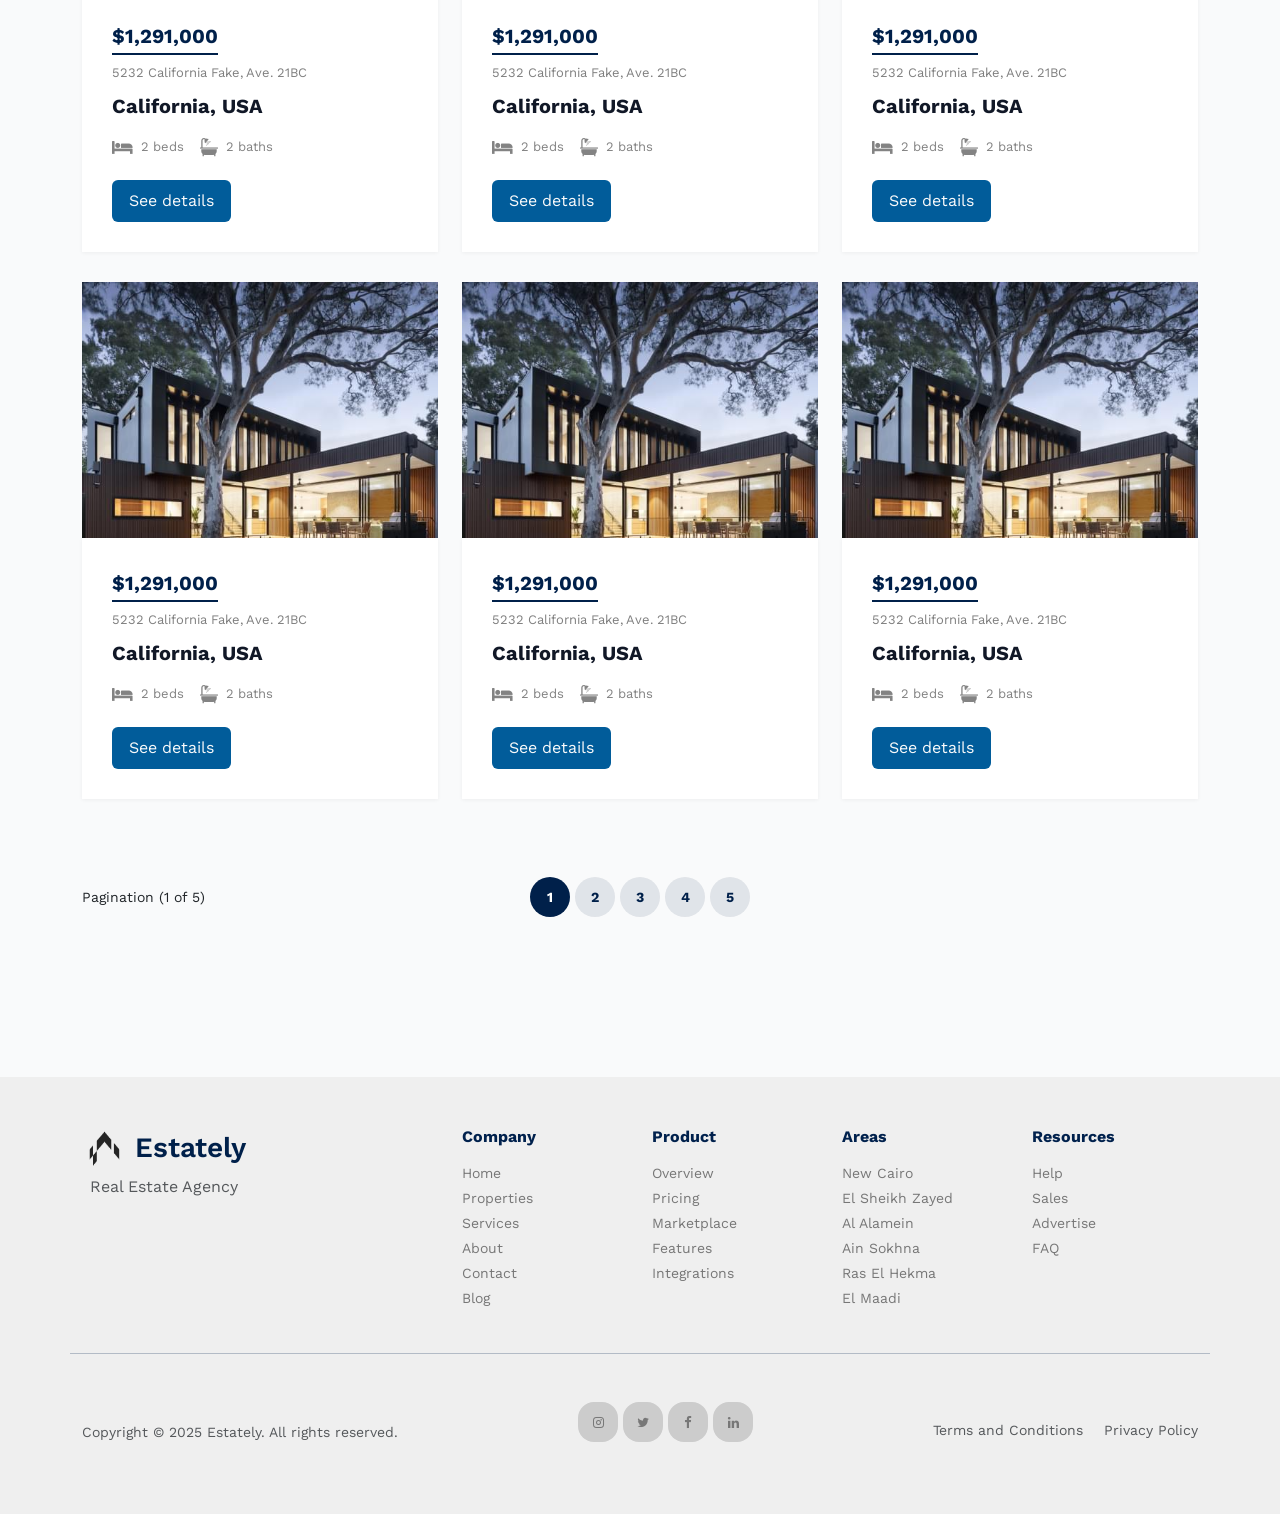
<file: properties.html>
<!-- /*
* Template Name: Property
* Template Author: Untree.co
* Template URI: https://untree.co/
* License: https://creativecommons.org/licenses/by/3.0/
*/ -->
<!DOCTYPE html>
<html lang="en">
  <head>
    <meta charset="utf-8" />
    <meta name="viewport" content="width=device-width, initial-scale=1" />
    <meta name="author" content="Untree.co" />
    <link rel="shortcut icon" href="favicon.png" />

    <meta name="description" content="" />
    <meta name="keywords" content="bootstrap, bootstrap5" />

    <link rel="preconnect" href="https://fonts.googleapis.com" />
    <link rel="preconnect" href="https://fonts.gstatic.com" crossorigin />
    <link
      href="https://fonts.googleapis.com/css2?family=Work+Sans:wght@400;500;600;700&display=swap"
      rel="stylesheet"
    />

    <link rel="stylesheet" href="fonts/icomoon/style.css" />
    <link rel="stylesheet" href="fonts/flaticon/font/flaticon.css" />
    <!-- Bootstrap CSS -->
    <link
      href="https://cdn.jsdelivr.net/npm/bootstrap@5.3.2/dist/css/bootstrap.min.css"
      rel="stylesheet"
    />
    <!-- Bootstrap Icons -->
    <link
      rel="stylesheet"
      href="https://cdn.jsdelivr.net/npm/bootstrap-icons@1.11.1/font/bootstrap-icons.css"
    />
    <link rel="stylesheet" href="css/all.css" />
    <link rel="stylesheet" href="css/tiny-slider.css" />
    <link rel="stylesheet" href="css/aos.css" />
    <link rel="stylesheet" href="css/style.css" />

    <title>Estately | Real Estate in Egypt</title>
  </head>
  <body class="main-Background">
    <!-- Header -->
    <header class="first-section fixed-top site-header">
      <nav class="navbar navbar-expand-lg navbar-dark py-3">
        <div class="container-fluid">
          <!-- Mobile menu button -->
          <button
            class="navbar-toggler d-lg-none toggle-button"
            type="button"
            data-bs-toggle="offcanvas"
            data-bs-target="#mobileMenu"
          >
            <i class="toggle-icon fa-solid fa-bars"></i>
          </button>

          <!-- Logo -->
          <a class="logo navbar-brand fw-bold fs-4" href="index.html"
            >Estately</a
          >

          <div class="d-lg-flex d-none justify-content-center flex-grow-1">
            <ul class="navbar-nav">
              <li class="nav-item">
                <a class="nav-link" href="index.html">Home</a>
              </li>
              <li class="nav-item">
                <a class="nav-link" href="properties.html">Properties</a>
              </li>
              <li class="nav-item">
                <a class="nav-link" href="favorites.html">Favorites</a>
              </li>
              <li class="nav-item">
                <a class="nav-link" href="services.html">Services</a>
              </li>
              <li class="nav-item">
                <a class="nav-link" href="about.html">About</a>
              </li>
              <li class="nav-item">
                <a class="nav-link" href="contact.html">Contact</a>
              </li>
              <li class="nav-item">
                <a class="nav-link" href="blog.html">Blog</a>
              </li>
            </ul>
          </div>

          <div class="d-none d-lg-flex align-items-center gap-3">
            <a href="#" class="btn btn-outline-light btn-sm login">Login</a>
            <a href="advertise.html" class="btn btn-outline-light btn-sm login">
              Advertise
            </a>
          </div>
        </div>
        <!-- /.container-fluid -->
      </nav>
      <!-- /.navbar -->
    </header>

    <!-- Mobile Menu Offcanvas -->
    <div
      class="offcanvas offcanvas-start"
      tabindex="-1"
      id="mobileMenu"
      aria-labelledby="mobileMenuLabel"
      data-bs-auto-close="false"
    >
      <div class="offcanvas-header">
        <h5 class="offcanvas-title" id="mobileMenuLabel">Menu</h5>
        <button
          type="button"
          class="btn-close"
          data-bs-dismiss="offcanvas"
          aria-label="Close"
        ></button>
      </div>
      <!-- /offcanvas-header -->
      <div class="offcanvas-body">
        <ul class="navbar-nav">
          <li class="nav-item">
            <a class="nav-link" href="index.html">Home</a>
          </li>
          <li class="nav-item">
            <a class="nav-link" href="properties.html">Properties</a>
          </li>
          <li class="nav-item">
            <a class="nav-link" href="services.html">Services</a>
          </li>
          <li class="nav-item">
            <a class="nav-link" href="about.html">About</a>
          </li>
          <li class="nav-item">
            <a class="nav-link" href="contact.html">Contact</a>
          </li>
          <li class="nav-item">
            <a class="nav-link" href="blog.html">Blog</a>
          </li>
          <span class="line"></span>
          <li class="nav-item">
            <a class="nav-link" href="favorites.html">Favorites</a>
          </li>
          <li class="nav-item">
            <a class="nav-link" href="myaccount.html">My Account</a>
          </li>
          <span class="line"></span>
        </ul>
        <div class="mt-2">
          <a href="#" class="btn btn-outline-light btn-sm login">Login</a>
          <a href="advertise.html" class="btn btn-outline-light btn-sm login">
            Advertise
          </a>
        </div>
      </div>
      <!-- /offcanvas-body -->
    </div> <!-- /offcanvas -->
<!-- End Of Header -->
<!-- ================================================================================================ -->
    <div
      class="hero page-inner overlay"
      style="background-image: url('images/hero_bg_1.jpg')"
    >
      <div class="container">
        <div class="row justify-content-center align-items-center">
          <div class="col-lg-9 text-center mt-5">
            <h1 class="heading" data-aos="fade-up">Properties</h1>

            <nav
              aria-label="breadcrumb"
              data-aos="fade-up"
              data-aos-delay="200"
            >
              <ol class="breadcrumb text-center justify-content-center">
                <li class="breadcrumb-item"><a href="index.html">Home</a></li>
                <li
                  class="breadcrumb-item active text-white-50"
                  aria-current="page"
                >
                  Properties
                </li>
              </ol>
            </nav>
          </div>
        </div>
      </div>
    </div>
<!-- ================================================================================================================== -->
    <div id="section2" class="section">
      <div class="container">
        <div class="row align-items-center mb-5">
          <div class="col-lg-6 text-center mx-auto">
            <h2 class="font-weight-bold header-Text heading">
              Featured Properties
            </h2>
          </div>
        </div>
        <div class="row">
          <!-- Start of item -->
          <div class="col-xs-12 col-sm-6 col-md-6 col-lg-4">
            <div class="property-item mb-30">
              <a href="property-single.html" class="img">
                <img src="images/img_1.jpg" alt="Image" class="img-fluid" />
              </a>
              <div class="property-content">
                <div class="price mb-2">
                  <span class="header-Text">$1,291,000</span>
                </div>
                <div>
                  <span class="d-block mb-2 text-black-50"
                    >5232 California Fake, Ave. 21BC</span
                  >
                  <span class="city d-block mb-3 main-Text"
                    >California, USA</span
                  >

                  <div class="specs d-flex mb-4">
                    <span class="d-block d-flex align-items-center me-3">
                      <span class="icon-bed me-2 secondary-Text"></span>
                      <span class="caption secondary-Text">2 beds</span>
                    </span>
                    <span class="d-block d-flex align-items-center">
                      <span class="icon-bath me-2 secondary-Text"></span>
                      <span class="caption secondary-Text">2 baths</span>
                    </span>
                  </div>

                  <a
                    href="property-single.html"
                    class="btn button py-2 px-3"
                    >See details</a
                  >
                </div>
              </div>
            </div>
          </div>
          <!-- End of item -->

            <!-- Start of item -->
          <div class="col-xs-12 col-sm-6 col-md-6 col-lg-4">
            <div class="property-item mb-30">
              <a href="property-single.html" class="img">
                <img src="images/img_1.jpg" alt="Image" class="img-fluid" />
              </a>
              <div class="property-content">
                <div class="price mb-2">
                  <span class="header-Text">$1,291,000</span>
                </div>
                <div>
                  <span class="d-block mb-2 text-black-50"
                    >5232 California Fake, Ave. 21BC</span
                  >
                  <span class="city d-block mb-3 main-Text"
                    >California, USA</span
                  >

                  <div class="specs d-flex mb-4">
                    <span class="d-block d-flex align-items-center me-3">
                      <span class="icon-bed me-2 secondary-Text"></span>
                      <span class="caption secondary-Text">2 beds</span>
                    </span>
                    <span class="d-block d-flex align-items-center">
                      <span class="icon-bath me-2 secondary-Text"></span>
                      <span class="caption secondary-Text">2 baths</span>
                    </span>
                  </div>

                  <a
                    href="property-single.html"
                    class="btn button py-2 px-3"
                    >See details</a
                  >
                </div>
              </div>
            </div>
          </div>
          <!-- End of item -->

            <!-- Start of item -->
          <div class="col-xs-12 col-sm-6 col-md-6 col-lg-4">
            <div class="property-item mb-30">
              <a href="property-single.html" class="img">
                <img src="images/img_1.jpg" alt="Image" class="img-fluid" />
              </a>
              <div class="property-content">
                <div class="price mb-2">
                  <span class="header-Text">$1,291,000</span>
                </div>
                <div>
                  <span class="d-block mb-2 text-black-50"
                    >5232 California Fake, Ave. 21BC</span
                  >
                  <span class="city d-block mb-3 main-Text"
                    >California, USA</span
                  >

                  <div class="specs d-flex mb-4">
                    <span class="d-block d-flex align-items-center me-3">
                      <span class="icon-bed me-2 secondary-Text"></span>
                      <span class="caption secondary-Text">2 beds</span>
                    </span>
                    <span class="d-block d-flex align-items-center">
                      <span class="icon-bath me-2 secondary-Text"></span>
                      <span class="caption secondary-Text">2 baths</span>
                    </span>
                  </div>

                  <a
                    href="property-single.html"
                    class="btn button py-2 px-3"
                    >See details</a
                  >
                </div>
              </div>
            </div>
          </div>
          <!-- End of item -->

            <!-- Start of item -->
          <div class="col-xs-12 col-sm-6 col-md-6 col-lg-4">
            <div class="property-item mb-30">
              <a href="property-single.html" class="img">
                <img src="images/img_1.jpg" alt="Image" class="img-fluid" />
              </a>
              <div class="property-content">
                <div class="price mb-2">
                  <span class="header-Text">$1,291,000</span>
                </div>
                <div>
                  <span class="d-block mb-2 text-black-50"
                    >5232 California Fake, Ave. 21BC</span
                  >
                  <span class="city d-block mb-3 main-Text"
                    >California, USA</span
                  >

                  <div class="specs d-flex mb-4">
                    <span class="d-block d-flex align-items-center me-3">
                      <span class="icon-bed me-2 secondary-Text"></span>
                      <span class="caption secondary-Text">2 beds</span>
                    </span>
                    <span class="d-block d-flex align-items-center">
                      <span class="icon-bath me-2 secondary-Text"></span>
                      <span class="caption secondary-Text">2 baths</span>
                    </span>
                  </div>

                  <a
                    href="property-single.html"
                    class="btn button py-2 px-3"
                    >See details</a
                  >
                </div>
              </div>
            </div>
          </div>
          <!-- End of item -->

            <!-- Start of item -->
          <div class="col-xs-12 col-sm-6 col-md-6 col-lg-4">
            <div class="property-item mb-30">
              <a href="property-single.html" class="img">
                <img src="images/img_1.jpg" alt="Image" class="img-fluid" />
              </a>
              <div class="property-content">
                <div class="price mb-2">
                  <span class="header-Text">$1,291,000</span>
                </div>
                <div>
                  <span class="d-block mb-2 text-black-50"
                    >5232 California Fake, Ave. 21BC</span
                  >
                  <span class="city d-block mb-3 main-Text"
                    >California, USA</span
                  >

                  <div class="specs d-flex mb-4">
                    <span class="d-block d-flex align-items-center me-3">
                      <span class="icon-bed me-2 secondary-Text"></span>
                      <span class="caption secondary-Text">2 beds</span>
                    </span>
                    <span class="d-block d-flex align-items-center">
                      <span class="icon-bath me-2 secondary-Text"></span>
                      <span class="caption secondary-Text">2 baths</span>
                    </span>
                  </div>

                  <a
                    href="property-single.html"
                    class="btn button py-2 px-3"
                    >See details</a
                  >
                </div>
              </div>
            </div>
          </div>
          <!-- End of item -->

            <!-- Start of item -->
          <div class="col-xs-12 col-sm-6 col-md-6 col-lg-4">
            <div class="property-item mb-30">
              <a href="property-single.html" class="img">
                <img src="images/img_1.jpg" alt="Image" class="img-fluid" />
              </a>
              <div class="property-content">
                <div class="price mb-2">
                  <span class="header-Text">$1,291,000</span>
                </div>
                <div>
                  <span class="d-block mb-2 text-black-50"
                    >5232 California Fake, Ave. 21BC</span
                  >
                  <span class="city d-block mb-3 main-Text"
                    >California, USA</span
                  >

                  <div class="specs d-flex mb-4">
                    <span class="d-block d-flex align-items-center me-3">
                      <span class="icon-bed me-2 secondary-Text"></span>
                      <span class="caption secondary-Text">2 beds</span>
                    </span>
                    <span class="d-block d-flex align-items-center">
                      <span class="icon-bath me-2 secondary-Text"></span>
                      <span class="caption secondary-Text">2 baths</span>
                    </span>
                  </div>

                  <a
                    href="property-single.html"
                    class="btn button py-2 px-3"
                    >See details</a
                  >
                </div>
              </div>
            </div>
          </div>
          <!-- End of item -->

            <!-- Start of item -->
          <div class="col-xs-12 col-sm-6 col-md-6 col-lg-4">
            <div class="property-item mb-30">
              <a href="property-single.html" class="img">
                <img src="images/img_1.jpg" alt="Image" class="img-fluid" />
              </a>
              <div class="property-content">
                <div class="price mb-2">
                  <span class="header-Text">$1,291,000</span>
                </div>
                <div>
                  <span class="d-block mb-2 text-black-50"
                    >5232 California Fake, Ave. 21BC</span
                  >
                  <span class="city d-block mb-3 main-Text"
                    >California, USA</span
                  >

                  <div class="specs d-flex mb-4">
                    <span class="d-block d-flex align-items-center me-3">
                      <span class="icon-bed me-2 secondary-Text"></span>
                      <span class="caption secondary-Text">2 beds</span>
                    </span>
                    <span class="d-block d-flex align-items-center">
                      <span class="icon-bath me-2 secondary-Text"></span>
                      <span class="caption secondary-Text">2 baths</span>
                    </span>
                  </div>

                  <a
                    href="property-single.html"
                    class="btn button py-2 px-3"
                    >See details</a
                  >
                </div>
              </div>
            </div>
          </div>
          <!-- End of item -->

            <!-- Start of item -->
          <div class="col-xs-12 col-sm-6 col-md-6 col-lg-4">
            <div class="property-item mb-30">
              <a href="property-single.html" class="img">
                <img src="images/img_1.jpg" alt="Image" class="img-fluid" />
              </a>
              <div class="property-content">
                <div class="price mb-2">
                  <span class="header-Text">$1,291,000</span>
                </div>
                <div>
                  <span class="d-block mb-2 text-black-50"
                    >5232 California Fake, Ave. 21BC</span
                  >
                  <span class="city d-block mb-3 main-Text"
                    >California, USA</span
                  >

                  <div class="specs d-flex mb-4">
                    <span class="d-block d-flex align-items-center me-3">
                      <span class="icon-bed me-2 secondary-Text"></span>
                      <span class="caption secondary-Text">2 beds</span>
                    </span>
                    <span class="d-block d-flex align-items-center">
                      <span class="icon-bath me-2 secondary-Text"></span>
                      <span class="caption secondary-Text">2 baths</span>
                    </span>
                  </div>

                  <a
                    href="property-single.html"
                    class="btn button py-2 px-3"
                    >See details</a
                  >
                </div>
              </div>
            </div>
          </div>
          <!-- End of item -->

            <!-- Start of item -->
          <div class="col-xs-12 col-sm-6 col-md-6 col-lg-4">
            <div class="property-item mb-30">
              <a href="property-single.html" class="img">
                <img src="images/img_1.jpg" alt="Image" class="img-fluid" />
              </a>
              <div class="property-content">
                <div class="price mb-2">
                  <span class="header-Text">$1,291,000</span>
                </div>
                <div>
                  <span class="d-block mb-2 text-black-50"
                    >5232 California Fake, Ave. 21BC</span
                  >
                  <span class="city d-block mb-3 main-Text"
                    >California, USA</span
                  >

                  <div class="specs d-flex mb-4">
                    <span class="d-block d-flex align-items-center me-3">
                      <span class="icon-bed me-2 secondary-Text"></span>
                      <span class="caption secondary-Text">2 beds</span>
                    </span>
                    <span class="d-block d-flex align-items-center">
                      <span class="icon-bath me-2 secondary-Text"></span>
                      <span class="caption secondary-Text">2 baths</span>
                    </span>
                  </div>

                  <a
                    href="property-single.html"
                    class="btn button py-2 px-3"
                    >See details</a
                  >
                </div>
              </div>
            </div>
          </div>
          <!-- End of item -->
        </div> <!-- /.rows -->
        <div class="row align-items-center py-5">
          <div class="col-lg-3">Pagination (1 of 5)</div>
          <div class="col-lg-6 text-center">
            <div class="custom-pagination">
              <a href="#" class="active">1</a>
              <a href="#">2</a>
              <a href="#">3</a>
              <a href="#">4</a>
              <a href="#">5</a>
            </div>
          </div> 
        </div> <!-- / row of pagination -->
      </div> <!-- /.container -->
    </div> <!-- /.site-section -->
<!-- ========================================================================================================== -->
    <!-- Footer -->
    <footer class="site-footer mt-5">
      <div class="container">
        <div class="row gy-4">
          <!-- Logo and slogan -->
          <div class="col-md-4">
            <div class="d-flex align-items-center mb-2">
              <img
                src="images/logo.png"
                alt="Logo"
                width="45"
                height="40"
                class="me-2"
              />
              <h5 class="fw-semibold mb-0 fs-3">Estately</h5>
            </div>
            <p class="text-muted ms-2" style="font-size: 16px;">Real Estate Agency</p>
          </div>
          <!-- Company -->
          <div class="col-6 col-md-2">
            <h6 class="fw-bold mb-3">Company</h6>
            <ul class="list-unstyled">
              <li><a href="home.html">Home</a></li>
              <li><a href="properties.html">Properties</a></li>
              <li><a href="services.html">Services</a></li>
              <li><a href="about.html">About</a></li>
              <li><a href="contact.html">Contact</a></li>
              <li><a href="blog.html">Blog</a></li>
            </ul>
          </div>
          <!-- Product -->
          <div class="col-6 col-md-2">
            <h6 class="fw-bold mb-3">Product</h6>
            <ul class="list-unstyled">
              <li><a href="#">Overview</a></li>
              <li><a href="#">Pricing</a></li>
              <li><a href="#">Marketplace</a></li>
              <li><a href="#">Features</a></li>
              <li><a href="#">Integrations</a></li>
            </ul>
          </div>
          <!-- Areas -->
          <div class="col-6 col-md-2">
            <h6 class="fw-bold mb-3">Areas</h6>
            <ul class="list-unstyled">
              <li><a href="#">New Cairo</a></li>
              <li><a href="#">El Sheikh Zayed</a></li>
              <li><a href="#">Al Alamein</a></li>
              <li><a href="#">Ain Sokhna</a></li>
              <li><a href="#">Ras El Hekma</a></li>
              <li><a href="#">El Maadi</a></li>
            </ul>
          </div>
          <!-- Resources -->
          <div class="col-6 col-md-2">
            <h6 class="fw-bold mb-3">Resources</h6>
            <ul class="list-unstyled">
              <li><a href="#">Help</a></li>
              <li><a href="#">Sales</a></li>
              <li><a href="#">Advertise</a></li>
              <li><a href="#">FAQ</a></li>
            </ul>
          </div>

        <hr class="my-4" />

        <div
          class="d-flex flex-column flex-md-row justify-content-between align-items-center"
        >
          <p class="mb-2 mb-md-0 text-muted">
            Copyright &copy; 2025 Estately. All rights reserved.
          </p>
            <ul class="list-unstyled social">
              <li>
                <a href="#"><span class="icon-instagram"></span></a>
              </li>
              <li>
                <a href="#"><span class="icon-twitter"></span></a>
              </li>
              <li>
                <a href="#"><span class="icon-facebook"></span></a>
              </li>
              <li>
                <a href="#"><span class="icon-linkedin"></span></a>
              </li>
            </ul>
          <div>
            <a href="#" class="text-muted me-3">Terms and Conditions</a>
            <a href="#" class="text-muted">Privacy Policy</a>
          </div>
        </div>
      </div>
    </footer>
    <!-- /.footer -->
    <!-- Preloader -->
    <div id="overlayer"></div>
    <div class="loader">
      <div class="spinner-border" role="status">
        <span class="visually-hidden">Loading...</span>
      </div>
    </div>

    <!-- ////////////////////////////////////////////////////////////////////////////////////////////////////////////////// -->
    <!-- Bootstrap JS -->
    <script src="https://cdn.jsdelivr.net/npm/bootstrap@5.3.3/dist/js/bootstrap.bundle.min.js"></script>
    <script src="js/tiny-slider.js"></script>
    <script src="js/aos.js"></script>
    <script src="js/navbar.js"></script>
    <script src="js/counter.js"></script>
    <script src="js/custom.js"></script>
  </body>
</html>
</file>
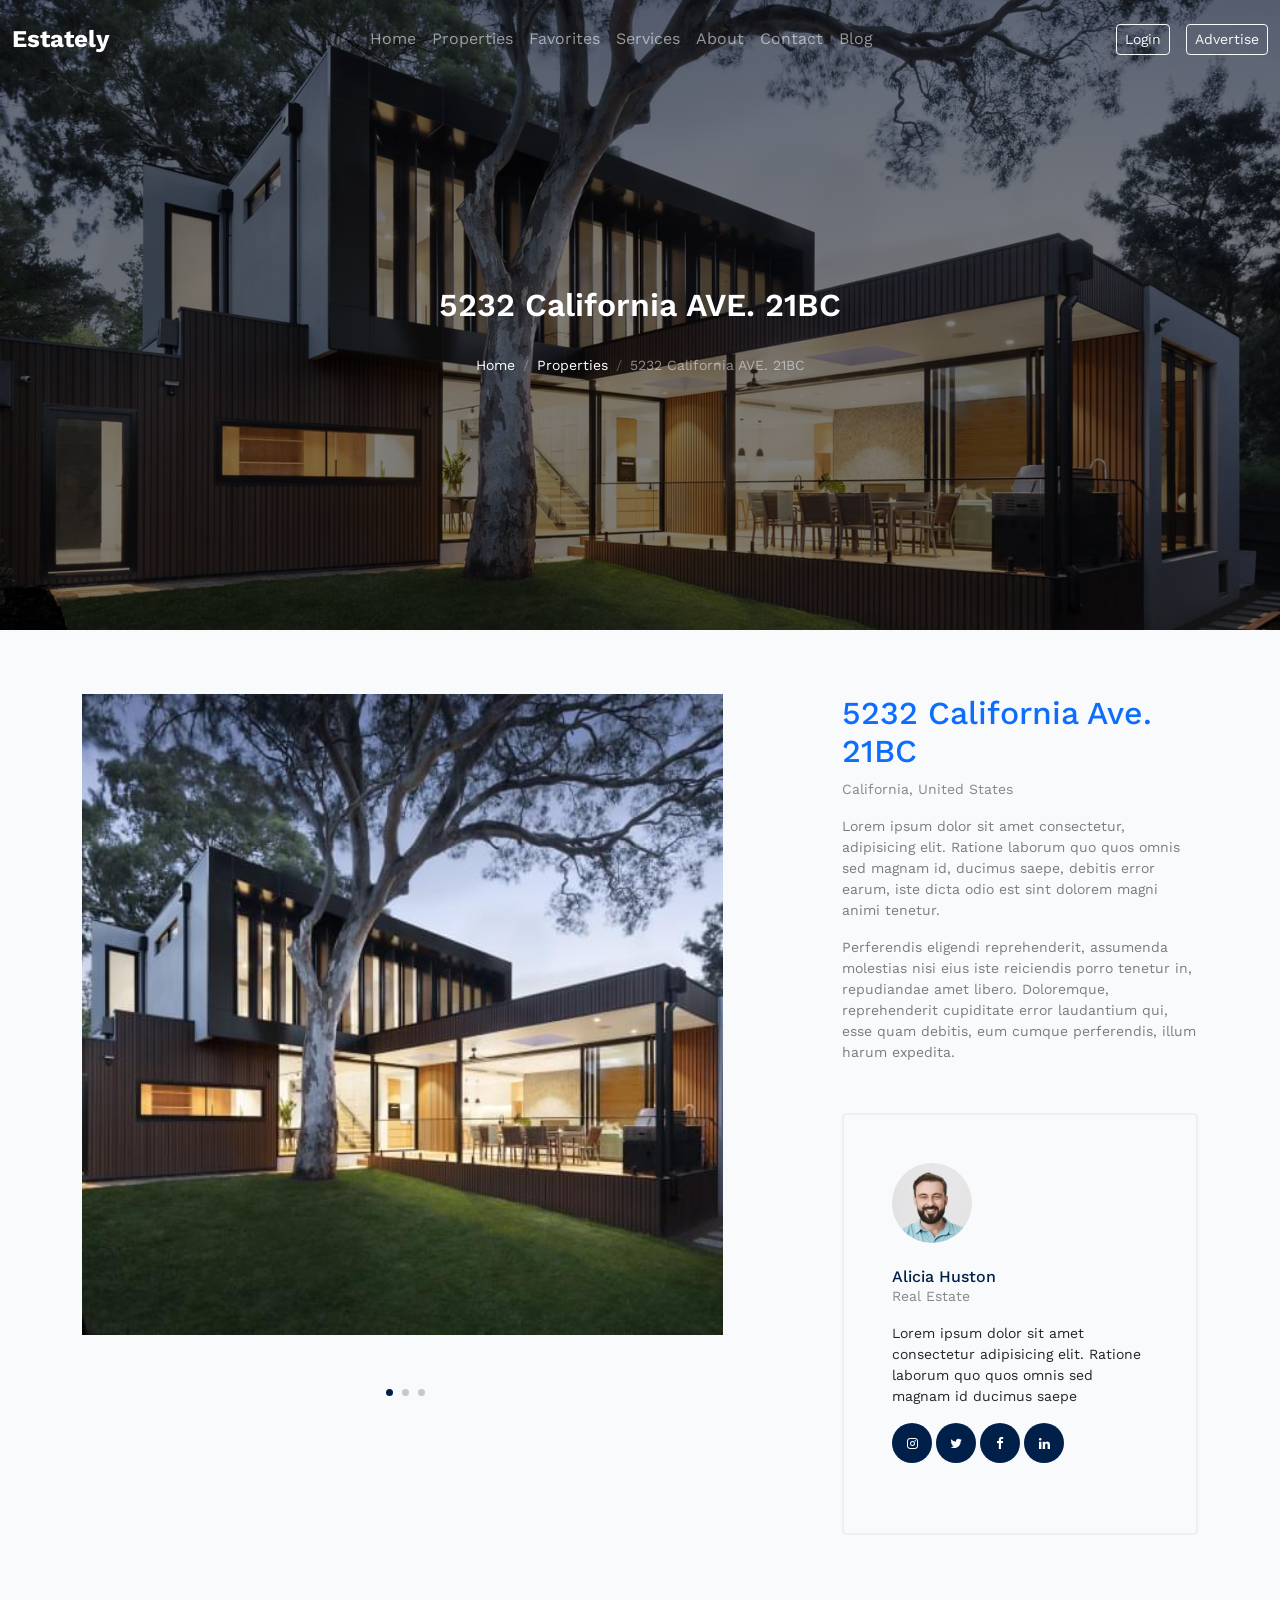
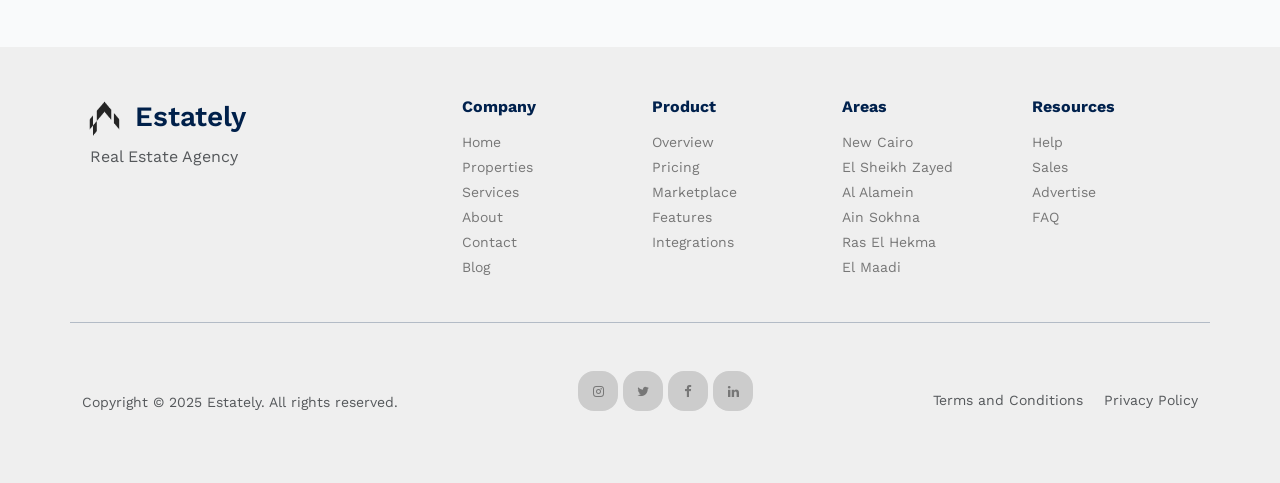
<file: property-single.html>
<!-- /*
* Template Name: Property
* Template Author: Untree.co
* Template URI: https://untree.co/
* License: https://creativecommons.org/licenses/by/3.0/
*/ -->
<!DOCTYPE html>
<html lang="en">
  <head>
    <meta charset="utf-8" />
    <meta name="viewport" content="width=device-width, initial-scale=1" />
    <meta name="author" content="Untree.co" />
    <link rel="shortcut icon" href="favicon.png" />

    <meta name="description" content="" />
    <meta name="keywords" content="bootstrap, bootstrap5" />

    <link rel="preconnect" href="https://fonts.googleapis.com" />
    <link rel="preconnect" href="https://fonts.gstatic.com" crossorigin />
    <link
      href="https://fonts.googleapis.com/css2?family=Work+Sans:wght@400;500;600;700&display=swap"
      rel="stylesheet"
    />

    <link rel="stylesheet" href="fonts/icomoon/style.css" />
    <link rel="stylesheet" href="fonts/flaticon/font/flaticon.css" />
    <!-- Bootstrap CSS -->
    <link
      href="https://cdn.jsdelivr.net/npm/bootstrap@5.3.2/dist/css/bootstrap.min.css"
      rel="stylesheet"
    />
    <!-- Bootstrap Icons -->
    <link
      rel="stylesheet"
      href="https://cdn.jsdelivr.net/npm/bootstrap-icons@1.11.1/font/bootstrap-icons.css"
    />
    <link rel="stylesheet" href="css/all.css" />
    <link rel="stylesheet" href="css/tiny-slider.css" />
    <link rel="stylesheet" href="css/aos.css" />
    <link rel="stylesheet" href="css/style.css" />

    <title>Estately | Real Estate in Egypt</title>
  </head>
  <body class="main-Background">
    <!-- Header -->
    <header class="first-section fixed-top site-header">
      <nav class="navbar navbar-expand-lg navbar-dark py-3">
        <div class="container-fluid">
          <!-- Mobile menu button -->
          <button
            class="navbar-toggler d-lg-none toggle-button"
            type="button"
            data-bs-toggle="offcanvas"
            data-bs-target="#mobileMenu"
          >
            <i class="toggle-icon fa-solid fa-bars"></i>
          </button>

          <!-- Logo -->
          <a class="logo navbar-brand fw-bold fs-4" href="index.html"
            >Estately</a
          >

          <div class="d-lg-flex d-none justify-content-center flex-grow-1">
            <ul class="navbar-nav">
              <li class="nav-item">
                <a class="nav-link" href="index.html">Home</a>
              </li>
              <li class="nav-item">
                <a class="nav-link" href="properties.html">Properties</a>
              </li>
              <li class="nav-item">
                <a class="nav-link" href="favorites.html">Favorites</a>
              </li>
              <li class="nav-item">
                <a class="nav-link" href="services.html">Services</a>
              </li>
              <li class="nav-item">
                <a class="nav-link" href="about.html">About</a>
              </li>
              <li class="nav-item">
                <a class="nav-link" href="contact.html">Contact</a>
              </li>
              <li class="nav-item">
                <a class="nav-link" href="blog.html">Blog</a>
              </li>
            </ul>
          </div>

          <div class="d-none d-lg-flex align-items-center gap-3">
            <a href="#" class="btn btn-outline-light btn-sm login">Login</a>
            <a href="advertise.html" class="btn btn-outline-light btn-sm login">
              Advertise
            </a>
          </div>
        </div>
        <!-- /.container-fluid -->
      </nav>
      <!-- /.navbar -->
    </header>

    <!-- Mobile Menu Offcanvas -->
    <div
      class="offcanvas offcanvas-start"
      tabindex="-1"
      id="mobileMenu"
      aria-labelledby="mobileMenuLabel"
      data-bs-auto-close="false"
    >
      <div class="offcanvas-header">
        <h5 class="offcanvas-title" id="mobileMenuLabel">Menu</h5>
        <button
          type="button"
          class="btn-close"
          data-bs-dismiss="offcanvas"
          aria-label="Close"
        ></button>
      </div>
      <!-- /offcanvas-header -->
      <div class="offcanvas-body">
        <ul class="navbar-nav">
          <li class="nav-item">
            <a class="nav-link" href="index.html">Home</a>
          </li>
          <li class="nav-item">
            <a class="nav-link" href="properties.html">Properties</a>
          </li>
          <li class="nav-item">
            <a class="nav-link" href="services.html">Services</a>
          </li>
          <li class="nav-item">
            <a class="nav-link" href="about.html">About</a>
          </li>
          <li class="nav-item">
            <a class="nav-link" href="contact.html">Contact</a>
          </li>
          <li class="nav-item">
            <a class="nav-link" href="blog.html">Blog</a>
          </li>
          <span class="line"></span>
          <li class="nav-item">
            <a class="nav-link" href="favorites.html">Favorites</a>
          </li>
          <li class="nav-item">
            <a class="nav-link" href="myaccount.html">My Account</a>
          </li>
          <span class="line"></span>
        </ul>
        <div class="mt-2">
          <a href="#" class="btn btn-outline-light btn-sm login">Login</a>
          <a href="advertise.html" class="btn btn-outline-light btn-sm login">
            Advertise
          </a>
        </div>
      </div>
      <!-- /offcanvas-body -->
    </div>
    <!-- /offcanvas -->
    <!-- End Of Header -->
    <!-- //////////////////////////////////////////////////////////////////////////////// -->
    <div
      class="hero page-inner overlay"
      style="background-image: url('images/hero_bg_3.jpg')"
    >
      <div class="container">
        <div class="row justify-content-center align-items-center">
          <div class="col-lg-9 text-center mt-5">
            <h1 class="heading" data-aos="fade-up">
              5232 California AVE. 21BC
            </h1>

            <nav
              aria-label="breadcrumb"
              data-aos="fade-up"
              data-aos-delay="200"
            >
              <ol class="breadcrumb text-center justify-content-center">
                <li class="breadcrumb-item"><a href="index.html">Home</a></li>
                <li class="breadcrumb-item">
                  <a href="properties.html">Properties</a>
                </li>
                <li
                  class="breadcrumb-item active text-white-50"
                  aria-current="page"
                >
                  5232 California AVE. 21BC
                </li>
              </ol>
            </nav>
          </div>
        </div>
      </div>
    </div>

    <div id="section2" class="section">
      <div class="container">
        <div class="row justify-content-between">
          <div class="col-lg-7">
            <div class="img-property-slide-wrap">
              <div class="img-property-slide">
                <img src="images/img_1.jpg" alt="Image" class="img-fluid" />
                <img src="images/img_2.jpg" alt="Image" class="img-fluid" />
                <img src="images/img_3.jpg" alt="Image" class="img-fluid" />
              </div>
            </div>
          </div>
          <div class="col-lg-4">
            <h2 class="heading text-primary">5232 California Ave. 21BC</h2>
            <p class="meta">California, United States</p>
            <p class="text-black-50">
              Lorem ipsum dolor sit amet consectetur, adipisicing elit. Ratione
              laborum quo quos omnis sed magnam id, ducimus saepe, debitis error
              earum, iste dicta odio est sint dolorem magni animi tenetur.
            </p>
            <p class="text-black-50">
              Perferendis eligendi reprehenderit, assumenda molestias nisi eius
              iste reiciendis porro tenetur in, repudiandae amet libero.
              Doloremque, reprehenderit cupiditate error laudantium qui, esse
              quam debitis, eum cumque perferendis, illum harum expedita.
            </p>

            <div class="d-block agent-box p-5">
              <div class="img mb-4">
                <img
                  src="images/person_2-min.jpg"
                  alt="Image"
                  class="img-fluid"
                />
              </div>
              <div class="text">
                <h3 class="mb-0">Alicia Huston</h3>
                <div class="meta mb-3">Real Estate</div>
                <p>
                  Lorem ipsum dolor sit amet consectetur adipisicing elit.
                  Ratione laborum quo quos omnis sed magnam id ducimus saepe
                </p>
                <ul class="list-unstyled social dark-hover d-flex">
                  <li class="me-1">
                    <a href="#"><span class="icon-instagram"></span></a>
                  </li>
                  <li class="me-1">
                    <a href="#"><span class="icon-twitter"></span></a>
                  </li>
                  <li class="me-1">
                    <a href="#"><span class="icon-facebook"></span></a>
                  </li>
                  <li class="me-1">
                    <a href="#"><span class="icon-linkedin"></span></a>
                  </li>
                </ul>
              </div>
            </div>
          </div>
        </div>
      </div>
    </div>

        <!-- Footer -->
    <footer class="site-footer mt-5">
      <div class="container">
        <div class="row gy-4">
          <!-- Logo and slogan -->
          <div class="col-md-4">
            <div class="d-flex align-items-center mb-2">
              <img
                src="images/logo.png"
                alt="Logo"
                width="45"
                height="40"
                class="me-2"
              />
              <h5 class="fw-semibold mb-0 fs-3">Estately</h5>
            </div>
            <p class="text-muted ms-2" style="font-size: 16px;">Real Estate Agency</p>
          </div>
          <!-- Company -->
          <div class="col-6 col-md-2">
            <h6 class="fw-bold mb-3">Company</h6>
            <ul class="list-unstyled">
              <li><a href="home.html">Home</a></li>
              <li><a href="properties.html">Properties</a></li>
              <li><a href="services.html">Services</a></li>
              <li><a href="about.html">About</a></li>
              <li><a href="contact.html">Contact</a></li>
              <li><a href="blog.html">Blog</a></li>
            </ul>
          </div>
          <!-- Product -->
          <div class="col-6 col-md-2">
            <h6 class="fw-bold mb-3">Product</h6>
            <ul class="list-unstyled">
              <li><a href="#">Overview</a></li>
              <li><a href="#">Pricing</a></li>
              <li><a href="#">Marketplace</a></li>
              <li><a href="#">Features</a></li>
              <li><a href="#">Integrations</a></li>
            </ul>
          </div>
          <!-- Areas -->
          <div class="col-6 col-md-2">
            <h6 class="fw-bold mb-3">Areas</h6>
            <ul class="list-unstyled">
              <li><a href="#">New Cairo</a></li>
              <li><a href="#">El Sheikh Zayed</a></li>
              <li><a href="#">Al Alamein</a></li>
              <li><a href="#">Ain Sokhna</a></li>
              <li><a href="#">Ras El Hekma</a></li>
              <li><a href="#">El Maadi</a></li>
            </ul>
          </div>
          <!-- Resources -->
          <div class="col-6 col-md-2">
            <h6 class="fw-bold mb-3">Resources</h6>
            <ul class="list-unstyled">
              <li><a href="#">Help</a></li>
              <li><a href="#">Sales</a></li>
              <li><a href="#">Advertise</a></li>
              <li><a href="#">FAQ</a></li>
            </ul>
          </div>

        <hr class="my-4" />

        <div
          class="d-flex flex-column flex-md-row justify-content-between align-items-center"
        >
          <p class="mb-2 mb-md-0 text-muted">
            Copyright &copy; 2025 Estately. All rights reserved.
          </p>
            <ul class="list-unstyled social">
              <li>
                <a href="#"><span class="icon-instagram"></span></a>
              </li>
              <li>
                <a href="#"><span class="icon-twitter"></span></a>
              </li>
              <li>
                <a href="#"><span class="icon-facebook"></span></a>
              </li>
              <li>
                <a href="#"><span class="icon-linkedin"></span></a>
              </li>
            </ul>
          <div>
            <a href="#" class="text-muted me-3">Terms and Conditions</a>
            <a href="#" class="text-muted">Privacy Policy</a>
          </div>
        </div>
      </div>
    </footer>
    <!-- /.footer -->

    <!-- Preloader -->
    <div id="overlayer"></div>
    <div class="loader">
      <div class="spinner-border" role="status">
        <span class="visually-hidden">Loading...</span>
      </div>
    </div>

    <!-- ////////////////////////////////////////////////////////////////////////////////////////////////////////////////// -->
    <!-- Bootstrap JS -->
    <script src="https://cdn.jsdelivr.net/npm/bootstrap@5.3.3/dist/js/bootstrap.bundle.min.js"></script>
    <script src="js/tiny-slider.js"></script>
    <script src="js/aos.js"></script>
    <script src="js/navbar.js"></script>
    <script src="js/counter.js"></script>
    <script src="js/custom.js"></script>
  </body>
</html>
</file>
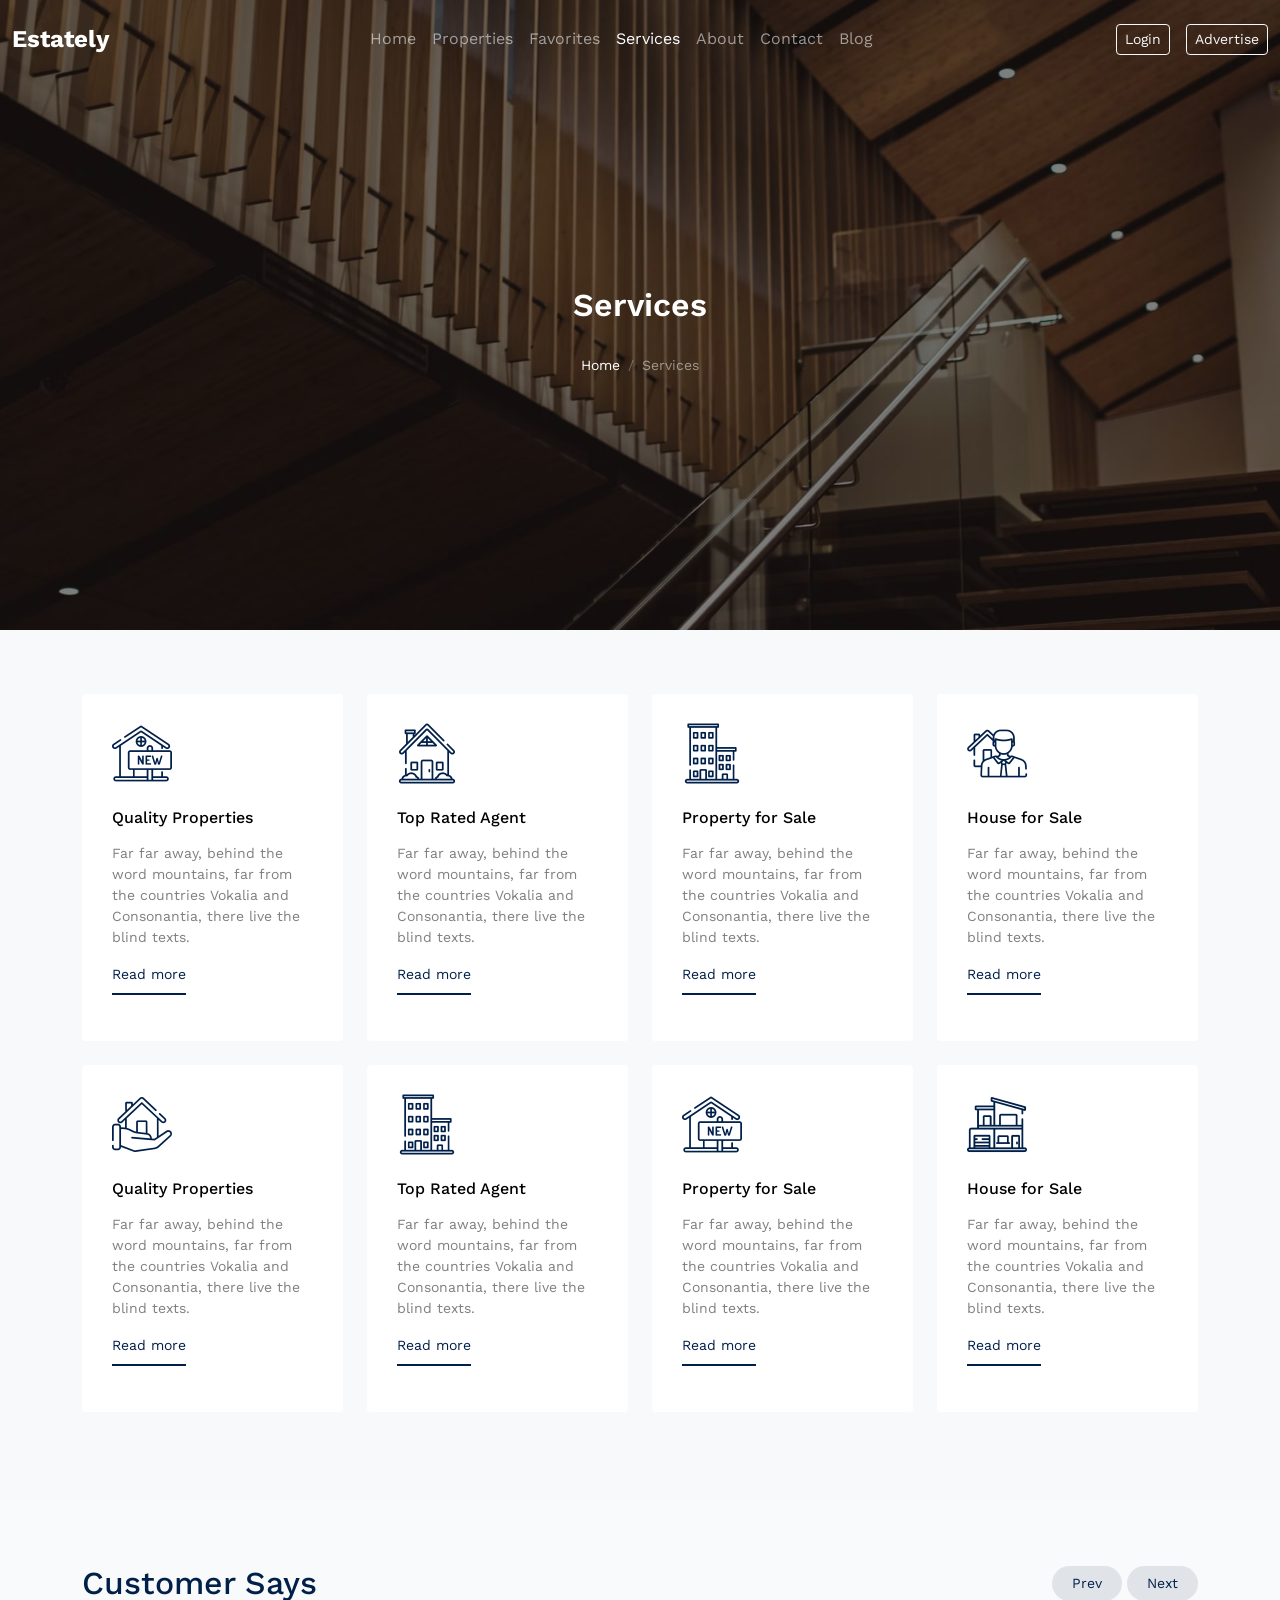
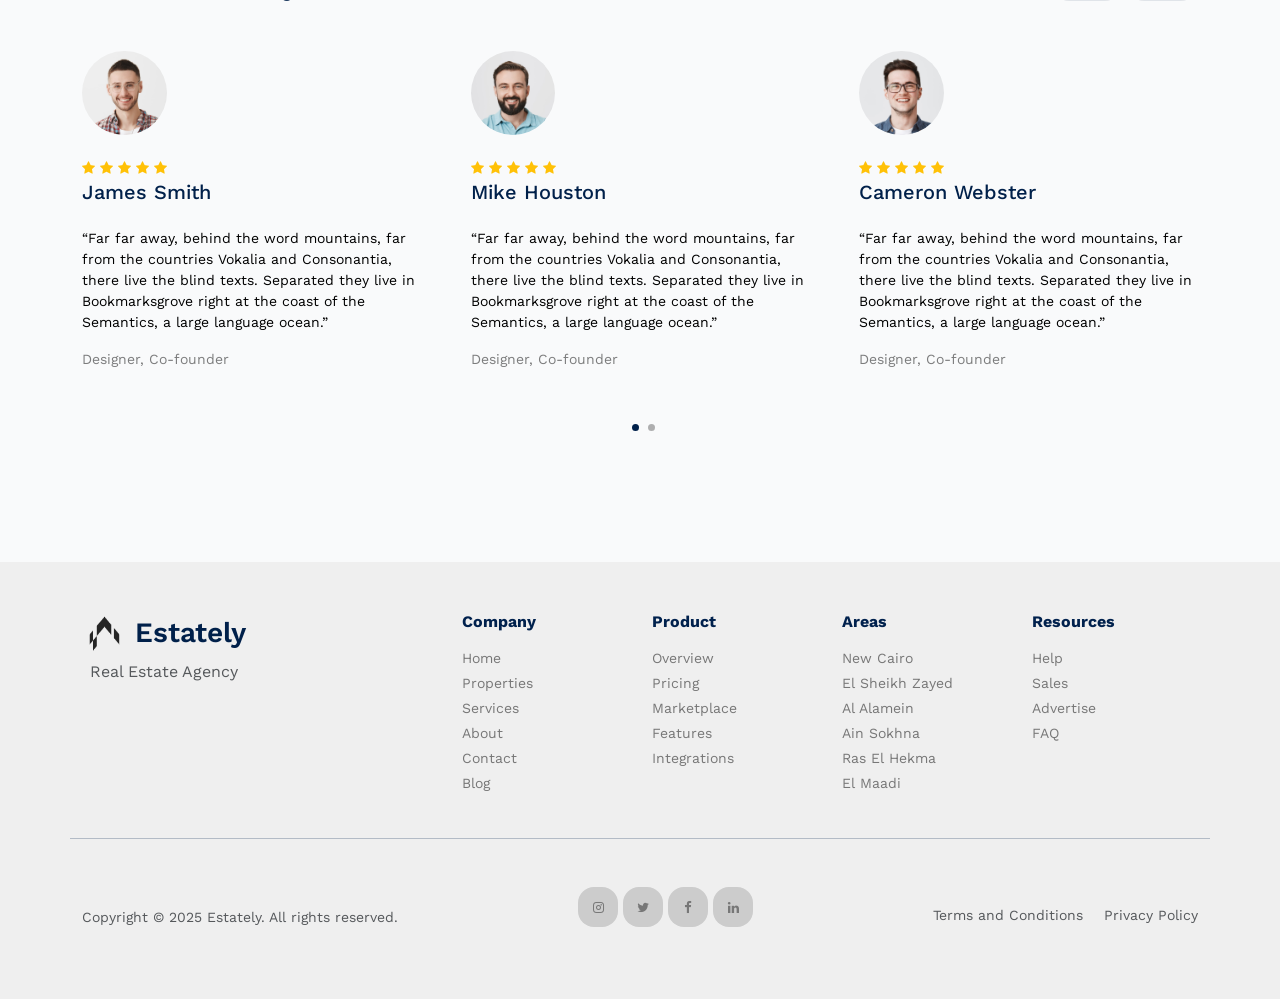
<file: services.html>
<!-- /*
* Template Name: Property
* Template Author: Untree.co
* Template URI: https://untree.co/
* License: https://creativecommons.org/licenses/by/3.0/
*/ -->
<!DOCTYPE html>
<html lang="en">
  <head>
    <meta charset="utf-8" />
    <meta name="viewport" content="width=device-width, initial-scale=1" />
    <meta name="author" content="Untree.co" />
    <link rel="shortcut icon" href="favicon.png" />

    <meta name="description" content="" />
    <meta name="keywords" content="bootstrap, bootstrap5" />

    <link rel="preconnect" href="https://fonts.googleapis.com" />
    <link rel="preconnect" href="https://fonts.gstatic.com" crossorigin />
    <link
      href="https://fonts.googleapis.com/css2?family=Work+Sans:wght@400;500;600;700&display=swap"
      rel="stylesheet"
    />

    <link rel="stylesheet" href="fonts/icomoon/style.css" />
    <link rel="stylesheet" href="fonts/flaticon/font/flaticon.css" />
    <!-- Bootstrap CSS -->
    <link
      href="https://cdn.jsdelivr.net/npm/bootstrap@5.3.2/dist/css/bootstrap.min.css"
      rel="stylesheet"
    />
    <!-- Bootstrap Icons -->
    <link
      rel="stylesheet"
      href="https://cdn.jsdelivr.net/npm/bootstrap-icons@1.11.1/font/bootstrap-icons.css"
    />
    <link rel="stylesheet" href="css/all.css" />
    <link rel="stylesheet" href="css/tiny-slider.css" />
    <link rel="stylesheet" href="css/aos.css" />
    <link rel="stylesheet" href="css/style.css" />
    <title>
      Property &mdash; Free Bootstrap 5 Website Template by Untree.co
    </title>
  </head>
  <body class="main-Background">
    <!-- Header -->
    <header class="first-section fixed-top site-header">
      <nav class="navbar navbar-expand-lg navbar-dark py-3">
        <div class="container-fluid">
          <!-- Mobile menu button -->
          <button
            class="navbar-toggler d-lg-none toggle-button"
            type="button"
            data-bs-toggle="offcanvas"
            data-bs-target="#mobileMenu"
          >
            <i class="toggle-icon fa-solid fa-bars"></i>
          </button>

          <!-- Logo -->
          <a class="logo navbar-brand fw-bold fs-4" href="index.html"
            >Estately</a
          >

          <div class="d-lg-flex d-none justify-content-center flex-grow-1">
            <ul class="navbar-nav">
              <li class="nav-item">
                <a class="nav-link" href="index.html">Home</a>
              </li>
              <li class="nav-item">
                <a class="nav-link" href="properties.html">Properties</a>
              </li>
              <li class="nav-item">
                <a class="nav-link" href="favorites.html">Favorites</a>
              </li>
              <li class="nav-item">
                <a class="nav-link" href="services.html">Services</a>
              </li>
              <li class="nav-item">
                <a class="nav-link" href="about.html">About</a>
              </li>
              <li class="nav-item">
                <a class="nav-link" href="contact.html">Contact</a>
              </li>
              <li class="nav-item">
                <a class="nav-link" href="blog.html">Blog</a>
              </li>
            </ul>
          </div>

          <div class="d-none d-lg-flex align-items-center gap-3">
            <a href="#" class="btn btn-outline-light btn-sm login">Login</a>
            <a href="advertise.html" class="btn btn-outline-light btn-sm login">
              Advertise
            </a>
          </div>
        </div>
        <!-- /.container-fluid -->
      </nav>
      <!-- /.navbar -->
    </header>

    <!-- Mobile Menu Offcanvas -->
    <div
      class="offcanvas offcanvas-start"
      tabindex="-1"
      id="mobileMenu"
      aria-labelledby="mobileMenuLabel"
      data-bs-auto-close="false"
    >
      <div class="offcanvas-header">
        <h5 class="offcanvas-title" id="mobileMenuLabel">Menu</h5>
        <button
          type="button"
          class="btn-close"
          data-bs-dismiss="offcanvas"
          aria-label="Close"
        ></button>
      </div>
      <!-- /offcanvas-header -->
      <div class="offcanvas-body">
        <ul class="navbar-nav">
          <li class="nav-item">
            <a class="nav-link" href="index.html">Home</a>
          </li>
          <li class="nav-item">
            <a class="nav-link" href="properties.html">Properties</a>
          </li>
          <li class="nav-item">
            <a class="nav-link" href="services.html">Services</a>
          </li>
          <li class="nav-item">
            <a class="nav-link" href="about.html">About</a>
          </li>
          <li class="nav-item">
            <a class="nav-link" href="contact.html">Contact</a>
          </li>
          <li class="nav-item">
            <a class="nav-link" href="blog.html">Blog</a>
          </li>
          <span class="line"></span>
          <li class="nav-item">
            <a class="nav-link" href="favorites.html">Favorites</a>
          </li>
          <li class="nav-item">
            <a class="nav-link" href="myaccount.html">My Account</a>
          </li>
          <span class="line"></span>
        </ul>
        <div class="mt-2">
          <a href="#" class="btn btn-outline-light btn-sm login">Login</a>
          <a href="advertise.html" class="btn btn-outline-light btn-sm login">
            Advertise
          </a>
        </div>
      </div>
      <!-- /offcanvas-body -->
    </div>
    <!-- /offcanvas -->
    <!-- End Of Header -->
    <!-- //////////////////////////////////////////////////////////////////////////////// -->
    <div
      class="hero page-inner overlay"
      style="background-image: url('images/hero_bg_1.jpg')"
    >
      <div class="container">
        <div class="row justify-content-center align-items-center">
          <div class="col-lg-9 text-center mt-5">
            <h1 class="heading" data-aos="fade-up">Services</h1>

            <nav
              aria-label="breadcrumb"
              data-aos="fade-up"
              data-aos-delay="200"
            >
              <ol class="breadcrumb text-center justify-content-center">
                <li class="breadcrumb-item"><a href="index.html">Home</a></li>
                <li
                  class="breadcrumb-item active text-white-50"
                  aria-current="page"
                >
                  Services
                </li>
              </ol>
            </nav>
          </div>
        </div>
      </div>
    </div>

    <div id="section2" class="section bg-light">
      <div class="container">
        <div class="row">
          <div class="col-6 col-lg-3" data-aos="fade-up" data-aos-delay="300">
            <div class="box-feature mb-4">
              <span class="flaticon-house mb-4 d-block"></span>
              <h3 class="text-black mb-3 font-weight-bold">
                Quality Properties
              </h3>
              <p class="text-black-50">
                Far far away, behind the word mountains, far from the countries
                Vokalia and Consonantia, there live the blind texts.
              </p>
              <p><a href="#" class="learn-more">Read more</a></p>
            </div>
          </div>
          <div class="col-6 col-lg-3" data-aos="fade-up" data-aos-delay="400">
            <div class="box-feature mb-4">
              <span class="flaticon-house-2 mb-4 d-block-3"></span>
              <h3 class="text-black mb-3 font-weight-bold">Top Rated Agent</h3>
              <p class="text-black-50">
                Far far away, behind the word mountains, far from the countries
                Vokalia and Consonantia, there live the blind texts.
              </p>
              <p><a href="#" class="learn-more">Read more</a></p>
            </div>
          </div>
          <div class="col-6 col-lg-3" data-aos="fade-up" data-aos-delay="500">
            <div class="box-feature mb-4">
              <span class="flaticon-building mb-4 d-block"></span>
              <h3 class="text-black mb-3 font-weight-bold">
                Property for Sale
              </h3>
              <p class="text-black-50">
                Far far away, behind the word mountains, far from the countries
                Vokalia and Consonantia, there live the blind texts.
              </p>
              <p><a href="#" class="learn-more">Read more</a></p>
            </div>
          </div>
          <div class="col-6 col-lg-3" data-aos="fade-up" data-aos-delay="600">
            <div class="box-feature mb-4">
              <span class="flaticon-house-3 mb-4 d-block-1"></span>
              <h3 class="text-black mb-3 font-weight-bold">House for Sale</h3>
              <p class="text-black-50">
                Far far away, behind the word mountains, far from the countries
                Vokalia and Consonantia, there live the blind texts.
              </p>
              <p><a href="#" class="learn-more">Read more</a></p>
            </div>
          </div>

          <div class="col-6 col-lg-3" data-aos="fade-up" data-aos-delay="300">
            <div class="box-feature mb-4">
              <span class="flaticon-house-4 mb-4 d-block"></span>
              <h3 class="text-black mb-3 font-weight-bold">
                Quality Properties
              </h3>
              <p class="text-black-50">
                Far far away, behind the word mountains, far from the countries
                Vokalia and Consonantia, there live the blind texts.
              </p>
              <p><a href="#" class="learn-more">Read more</a></p>
            </div>
          </div>
          <div class="col-6 col-lg-3" data-aos="fade-up" data-aos-delay="400">
            <div class="box-feature mb-4">
              <span class="flaticon-building mb-4 d-block-3"></span>
              <h3 class="text-black mb-3 font-weight-bold">Top Rated Agent</h3>
              <p class="text-black-50">
                Far far away, behind the word mountains, far from the countries
                Vokalia and Consonantia, there live the blind texts.
              </p>
              <p><a href="#" class="learn-more">Read more</a></p>
            </div>
          </div>
          <div class="col-6 col-lg-3" data-aos="fade-up" data-aos-delay="500">
            <div class="box-feature mb-4">
              <span class="flaticon-house mb-4 d-block"></span>
              <h3 class="text-black mb-3 font-weight-bold">
                Property for Sale
              </h3>
              <p class="text-black-50">
                Far far away, behind the word mountains, far from the countries
                Vokalia and Consonantia, there live the blind texts.
              </p>
              <p><a href="#" class="learn-more">Read more</a></p>
            </div>
          </div>
          <div class="col-6 col-lg-3" data-aos="fade-up" data-aos-delay="600">
            <div class="box-feature mb-4">
              <span class="flaticon-house-1 mb-4 d-block-1"></span>
              <h3 class="text-black mb-3 font-weight-bold">House for Sale</h3>
              <p class="text-black-50">
                Far far away, behind the word mountains, far from the countries
                Vokalia and Consonantia, there live the blind texts.
              </p>
              <p><a href="#" class="learn-more">Read more</a></p>
            </div>
          </div>
        </div>
      </div>
    </div>

    <div class="section sec-testimonials">
      <div class="container">
        <div class="row mb-5 align-items-center">
          <div class="col-md-6">
            <h2 class="font-weight-bold heading header-Text mb-4 mb-md-0">
              Customer Says
            </h2>
          </div>
          <div class="col-md-6 text-md-end">
            <div id="testimonial-nav">
              <span class="prev" data-controls="prev">Prev</span>

              <span class="next" data-controls="next">Next</span>
            </div>
          </div>
        </div>

        <div class="row">
          <div class="col-lg-4"></div>
        </div>
        <div class="testimonial-slider-wrap">
          <div class="testimonial-slider">
            <div class="item">
              <div class="testimonial">
                <img
                  src="images/person_1-min.jpg"
                  alt="Image"
                  class="img-fluid rounded-circle w-25 mb-4"
                />
                <div class="rate">
                  <span class="icon-star text-warning"></span>
                  <span class="icon-star text-warning"></span>
                  <span class="icon-star text-warning"></span>
                  <span class="icon-star text-warning"></span>
                  <span class="icon-star text-warning"></span>
                </div>
                <h3 class="h5 header-Text mb-4">James Smith</h3>
                <blockquote>
                  <p>
                    &ldquo;Far far away, behind the word mountains, far from the
                    countries Vokalia and Consonantia, there live the blind
                    texts. Separated they live in Bookmarksgrove right at the
                    coast of the Semantics, a large language ocean.&rdquo;
                  </p>
                </blockquote>
                <p class="text-black-50">Designer, Co-founder</p>
              </div>
            </div>

            <div class="item">
              <div class="testimonial">
                <img
                  src="images/person_2-min.jpg"
                  alt="Image"
                  class="img-fluid rounded-circle w-25 mb-4"
                />
                <div class="rate">
                  <span class="icon-star text-warning"></span>
                  <span class="icon-star text-warning"></span>
                  <span class="icon-star text-warning"></span>
                  <span class="icon-star text-warning"></span>
                  <span class="icon-star text-warning"></span>
                </div>
                <h3 class="h5 header-Text mb-4">Mike Houston</h3>
                <blockquote>
                  <p>
                    &ldquo;Far far away, behind the word mountains, far from the
                    countries Vokalia and Consonantia, there live the blind
                    texts. Separated they live in Bookmarksgrove right at the
                    coast of the Semantics, a large language ocean.&rdquo;
                  </p>
                </blockquote>
                <p class="text-black-50">Designer, Co-founder</p>
              </div>
            </div>

            <div class="item">
              <div class="testimonial">
                <img
                  src="images/person_3-min.jpg"
                  alt="Image"
                  class="img-fluid rounded-circle w-25 mb-4"
                />
                <div class="rate">
                  <span class="icon-star text-warning"></span>
                  <span class="icon-star text-warning"></span>
                  <span class="icon-star text-warning"></span>
                  <span class="icon-star text-warning"></span>
                  <span class="icon-star text-warning"></span>
                </div>
                <h3 class="h5 header-Text mb-4">Cameron Webster</h3>
                <blockquote>
                  <p>
                    &ldquo;Far far away, behind the word mountains, far from the
                    countries Vokalia and Consonantia, there live the blind
                    texts. Separated they live in Bookmarksgrove right at the
                    coast of the Semantics, a large language ocean.&rdquo;
                  </p>
                </blockquote>
                <p class="text-black-50">Designer, Co-founder</p>
              </div>
            </div>

            <div class="item">
              <div class="testimonial">
                <img
                  src="images/person_4-min.jpg"
                  alt="Image"
                  class="img-fluid rounded-circle w-25 mb-4"
                />
                <div class="rate">
                  <span class="icon-star text-warning"></span>
                  <span class="icon-star text-warning"></span>
                  <span class="icon-star text-warning"></span>
                  <span class="icon-star text-warning"></span>
                  <span class="icon-star text-warning"></span>
                </div>
                <h3 class="h5 header-Text mb-4">Dave Smith</h3>
                <blockquote>
                  <p>
                    &ldquo;Far far away, behind the word mountains, far from the
                    countries Vokalia and Consonantia, there live the blind
                    texts. Separated they live in Bookmarksgrove right at the
                    coast of the Semantics, a large language ocean.&rdquo;
                  </p>
                </blockquote>
                <p class="text-black-50">Designer, Co-founder</p>
              </div>
            </div>
          </div>
        </div>
      </div>
    </div>

        <!-- Footer -->
    <footer class="site-footer mt-5">
      <div class="container">
        <div class="row gy-4">
          <!-- Logo and slogan -->
          <div class="col-md-4">
            <div class="d-flex align-items-center mb-2">
              <img
                src="images/logo.png"
                alt="Logo"
                width="45"
                height="40"
                class="me-2"
              />
              <h5 class="fw-semibold mb-0 fs-3">Estately</h5>
            </div>
            <p class="text-muted ms-2" style="font-size: 16px;">Real Estate Agency</p>
          </div>
          <!-- Company -->
          <div class="col-6 col-md-2">
            <h6 class="fw-bold mb-3">Company</h6>
            <ul class="list-unstyled">
              <li><a href="home.html">Home</a></li>
              <li><a href="properties.html">Properties</a></li>
              <li><a href="services.html">Services</a></li>
              <li><a href="about.html">About</a></li>
              <li><a href="contact.html">Contact</a></li>
              <li><a href="blog.html">Blog</a></li>
            </ul>
          </div>
          <!-- Product -->
          <div class="col-6 col-md-2">
            <h6 class="fw-bold mb-3">Product</h6>
            <ul class="list-unstyled">
              <li><a href="#">Overview</a></li>
              <li><a href="#">Pricing</a></li>
              <li><a href="#">Marketplace</a></li>
              <li><a href="#">Features</a></li>
              <li><a href="#">Integrations</a></li>
            </ul>
          </div>
          <!-- Areas -->
          <div class="col-6 col-md-2">
            <h6 class="fw-bold mb-3">Areas</h6>
            <ul class="list-unstyled">
              <li><a href="#">New Cairo</a></li>
              <li><a href="#">El Sheikh Zayed</a></li>
              <li><a href="#">Al Alamein</a></li>
              <li><a href="#">Ain Sokhna</a></li>
              <li><a href="#">Ras El Hekma</a></li>
              <li><a href="#">El Maadi</a></li>
            </ul>
          </div>
          <!-- Resources -->
          <div class="col-6 col-md-2">
            <h6 class="fw-bold mb-3">Resources</h6>
            <ul class="list-unstyled">
              <li><a href="#">Help</a></li>
              <li><a href="#">Sales</a></li>
              <li><a href="#">Advertise</a></li>
              <li><a href="#">FAQ</a></li>
            </ul>
          </div>

        <hr class="my-4" />

        <div
          class="d-flex flex-column flex-md-row justify-content-between align-items-center"
        >
          <p class="mb-2 mb-md-0 text-muted">
            Copyright &copy; 2025 Estately. All rights reserved.
          </p>
            <ul class="list-unstyled social">
              <li>
                <a href="#"><span class="icon-instagram"></span></a>
              </li>
              <li>
                <a href="#"><span class="icon-twitter"></span></a>
              </li>
              <li>
                <a href="#"><span class="icon-facebook"></span></a>
              </li>
              <li>
                <a href="#"><span class="icon-linkedin"></span></a>
              </li>
            </ul>
          <div>
            <a href="#" class="text-muted me-3">Terms and Conditions</a>
            <a href="#" class="text-muted">Privacy Policy</a>
          </div>
        </div>
      </div>
    </footer>
    <!-- /.footer -->

    <!-- Preloader -->
    <div id="overlayer"></div>
    <div class="loader">
      <div class="spinner-border" role="status">
        <span class="visually-hidden">Loading...</span>
      </div>
    </div>

    <!-- ////////////////////////////////////////////////////////////////////////////////////////////////////////////////// -->
    <!-- Bootstrap JS -->
    <script src="https://cdn.jsdelivr.net/npm/bootstrap@5.3.3/dist/js/bootstrap.bundle.min.js"></script>
    <script src="js/tiny-slider.js"></script>
    <script src="js/aos.js"></script>
    <script src="js/navbar.js"></script>
    <script src="js/counter.js"></script>
    <script src="js/custom.js"></script>
  </body>
</html>
</file>
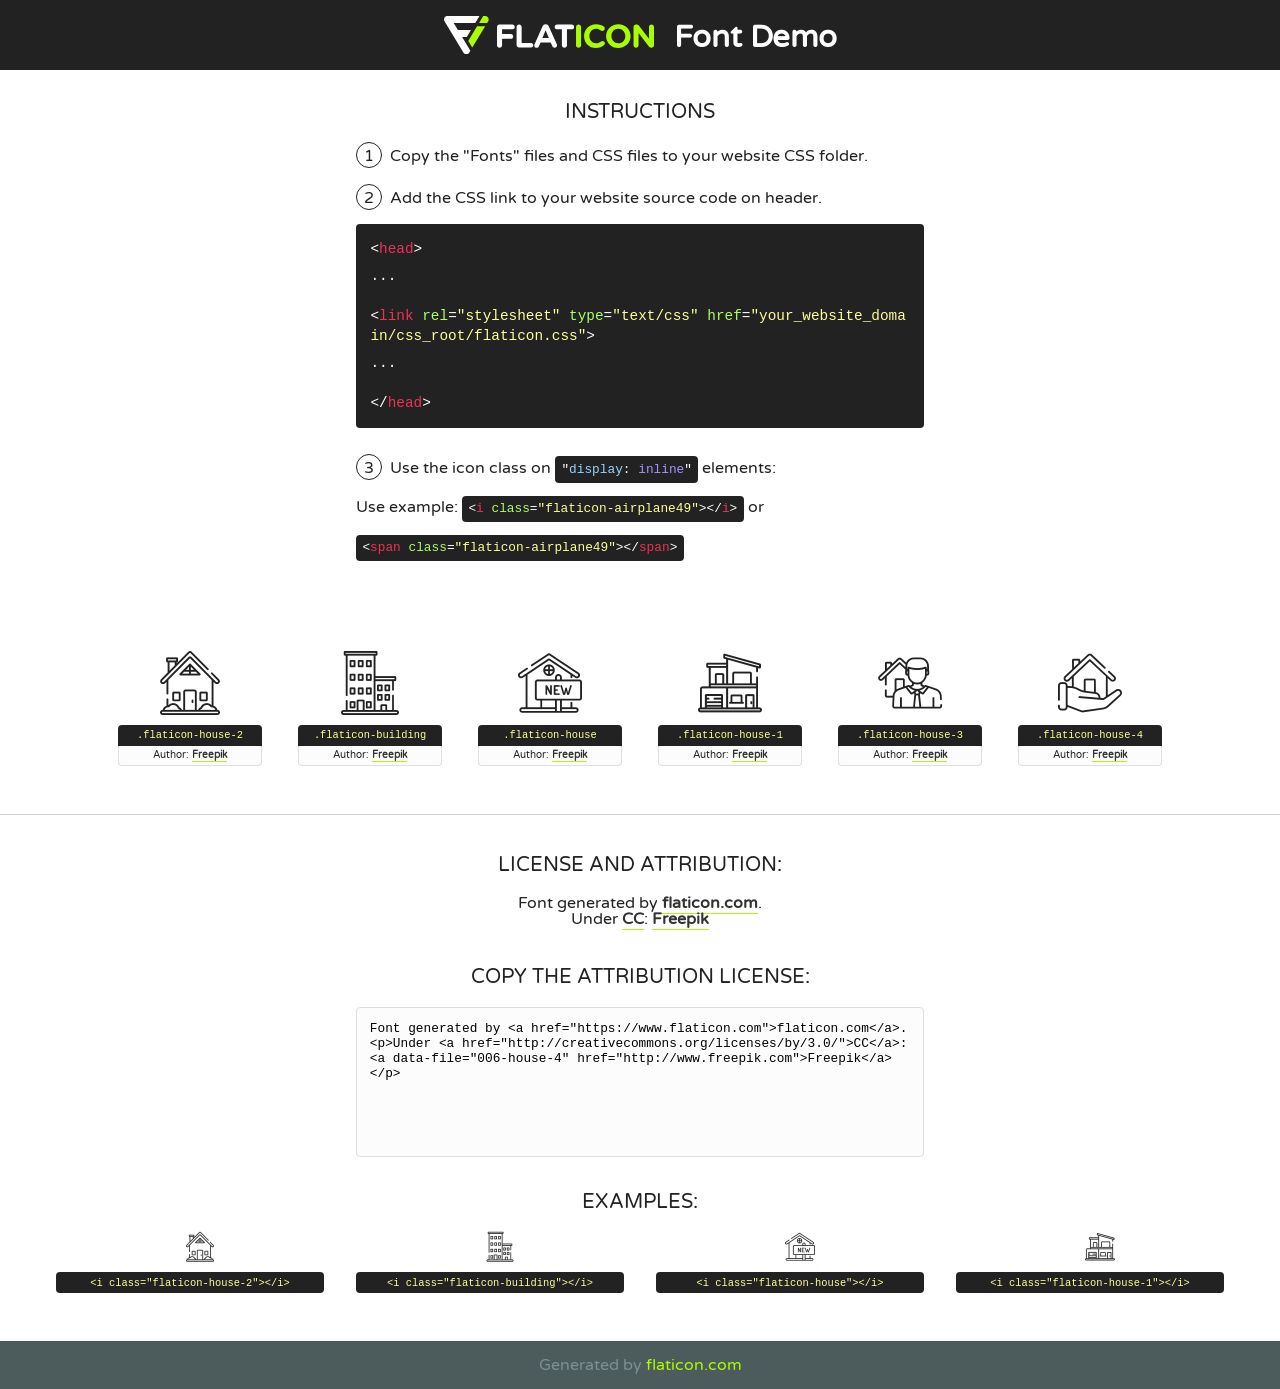
<file: fonts/flaticon/font/flaticon.html>
<!DOCTYPE html>
<!--
  Flaticon icon font: Flaticon
  Creation date: 29/11/2020 06:42
-->
<html>
<!DOCTYPE html>
<html>

<head>
    <title>Flaticon WebFont</title>
    <link href="http://fonts.googleapis.com/css?family=Varela+Round" rel="stylesheet" type="text/css" />
    <link rel="stylesheet" type="text/css" href="flaticon.css">
    <meta charset="UTF-8">
    <style>
    html, body, div, span, applet, object, iframe,
    h1, h2, h3, h4, h5, h6, p, blockquote, pre,
    a, abbr, acronym, address, big, cite, code,
    del, dfn, em, img, ins, kbd, q, s, samp,
    small, strike, strong, sub, sup, tt, var,
    b, u, i, center,
    dl, dt, dd, ol, ul, li,
    fieldset, form, label, legend,
    table, caption, tbody, tfoot, thead, tr, th, td,
    article, aside, canvas, details, embed, 
    figure, figcaption, footer, header, hgroup, 
    menu, nav, output, ruby, section, summary,
    time, mark, audio, video {
        margin: 0;
        padding: 0;
        border: 0;
        font-size: 100%;
        font: inherit;
        vertical-align: baseline;
    }
    /* HTML5 display-role reset for older browsers */
    article, aside, details, figcaption, figure, 
    footer, header, hgroup, menu, nav, section {
        display: block;
    }
    body {
        line-height: 1;
    }
    ol, ul {
        list-style: none;
    }
    blockquote, q {
        quotes: none;
    }
    blockquote:before, blockquote:after,
    q:before, q:after {
        content: '';
        content: none;
    }
    table {
        border-collapse: collapse;
        border-spacing: 0;
    }
    body {
        font-family: 'Varela Round', Helvetica, Arial, sans-serif;
        font-size: 16px;
        color: #222;
    }
    a {
        color: #333;
        border-bottom: 1px solid #a9fd00;
        font-weight: bold;
        text-decoration: none;
    }
    * {
        -moz-box-sizing: border-box;
        -webkit-box-sizing: border-box;
        box-sizing: border-box;
        margin: 0;
        padding: 0;
    }
    [class^="flaticon-"]:before, [class*=" flaticon-"]:before, [class^="flaticon-"]:after, [class*=" flaticon-"]:after {
        font-family: Flaticon;
        font-size: 30px;
        font-style: normal;
        margin-left: 20px;
        color: #333;
    }
    .wrapper {
        max-width: 600px;
        margin: auto;
        padding: 0 1em;
    }
    .title {
        font-size: 1.25em;
        text-align: center;
        margin-bottom: 1em;
        text-transform: uppercase;
    }
    header {
        text-align: center;
        background-color: #222;
        color: #fff;
        padding: 1em;
    }
    header .logo {
        width: 210px;
        height: 38px;
        display: inline-block;
        vertical-align: middle;
        margin-right: 1em;
        border: none;
    }
    header strong {
        font-size: 1.95em;
        font-weight: bold;
        vertical-align: middle;
        margin-top: 5px;
        display: inline-block;
    }
    .demo {
        margin: 2em auto;
        line-height: 1.25em;
    }
    .demo ul li {
        margin-bottom: 1em;
    }
    .demo ul li .num {
        color: #222;
        border-radius: 20px;
        display: inline-block;
        width: 26px;
        padding: 3px;
        height: 26px;
        text-align: center;
        margin-right: 0.5em;
        border: 1px solid #222;
    }
    .demo ul li code {
        background-color: #222;
        border-radius: 4px;
        padding: 0.25em 0.5em;
        display: inline-block;
        color: #fff;
        font-family: Consolas,Monaco,Lucida Console,Liberation Mono,DejaVu Sans Mono,Bitstream Vera Sans Mono,Courier New, monospace;
        font-weight: lighter;
        margin-top: 1em;
        font-size: 0.8em;
        word-break: break-all;
    }
    .demo ul li code.big {
        padding: 1em;
        font-size: 0.9em;
    }
    .demo ul li code .red {
        color: #EF3159;
    }
    .demo ul li code .green {
        color: #ACFF65;
    }
    .demo ul li code .yellow {
        color: #FFFF99;
    }
    .demo ul li code .blue {
        color: #99D3FF;
    }
    .demo ul li code .purple {
        color: #A295FF;
    }
    .demo ul li code .dots {
        margin-top: 0.5em;
        display: block;
    }
    #glyphs {
        border-bottom: 1px solid #ccc;
        padding: 2em 0;
        text-align: center;
    }
    .glyph {
        display: inline-block;
        width: 9em;
        margin: 1em;
        text-align: center;
        vertical-align: top;
        background: #FFF;
    }
    .glyph .glyph-icon {
        padding: 10px;
        display: block;
        font-family:"Flaticon";
        font-size: 64px;
        line-height: 1;
    }
    .glyph .glyph-icon:before {
        font-size: 64px;
        color: #222;
        margin-left: 0;
    }
    .class-name {
        font-size: 0.65em;
        background-color: #222;
        color: #fff;
        border-radius: 4px 4px 0 0;
        padding: 0.5em;
        color: #FFFF99;
        font-family: Consolas,Monaco,Lucida Console,Liberation Mono,DejaVu Sans Mono,Bitstream Vera Sans Mono,Courier New, monospace;
    }
    .author-name {
        font-size: 0.6em;
        background-color: #fcfcfd;
        border: 1px solid #DEDEE4;
        border-top: 0;
        border-radius: 0 0 4px 4px;
        padding: 0.5em;
    }
    .class-name:last-child {
        font-size: 10px;
        color:#888;
    }
    .class-name:last-child a {
        font-size: 10px;
        color:#555;
    }
    .class-name:last-child a:hover {
        color:#a9fd00;
    }
    .glyph > input {
        display: block;
        width: 100px;
        margin: 5px auto;
        text-align: center;
        font-size: 12px;
        cursor: text;
    }
    .glyph > input.icon-input {
        font-family:"Flaticon";
        font-size: 16px;
        margin-bottom: 10px;
    }
    .attribution .title {
        margin-top: 2em;
    }
    .attribution textarea {
        background-color: #fcfcfd;
        padding: 1em;
        border: none;
        box-shadow: none;
        border: 1px solid #DEDEE4;
        border-radius: 4px;
        resize: none;
        width: 100%;
        height: 150px;
        font-size: 0.8em;
        font-family: Consolas,Monaco,Lucida Console,Liberation Mono,DejaVu Sans Mono,Bitstream Vera Sans Mono,Courier New, monospace;
        -webkit-appearance: none;
    }
    .iconsuse {
        margin: 2em auto;
        text-align: center;
        max-width: 1200px;
    }
    .iconsuse:after {
        content: '';
        display: table;
        clear: both;
    }
    .iconsuse .image {
        float: left;
        width: 25%;
        padding: 0 1em;
    }
    .iconsuse .image p {
        margin-bottom: 1em;
    }
    .iconsuse .image span {
        display: block;
        font-size: 0.65em;
        background-color: #222;
        color: #fff;
        border-radius: 4px;
        padding: 0.5em;
        color: #FFFF99;
        margin-top: 1em;
        font-family: Consolas,Monaco,Lucida Console,Liberation Mono,DejaVu Sans Mono,Bitstream Vera Sans Mono,Courier New, monospace;
    }
    #footer {
        text-align: center;
        background-color: #4C5B5C;
        color: #7c9192;
        padding: 1em;
    }
    #footer a {
        border: none;
        color: #a9fd00;
        font-weight: normal;
    }
    @media (max-width: 960px) {
        .iconsuse .image {
            width: 50%;
        }
    }
    @media (max-width: 560px) {
        .iconsuse .image {
            width: 100%;
        }
    }
    </style>
</head>

<body class="characters-off">

    <header>
        <a href="https://www.flaticon.com" target="_blank" class="logo">
            <svg version="1.1" xmlns="http://www.w3.org/2000/svg" xmlns:xlink="http://www.w3.org/1999/xlink" xmlns:a="http://ns.adobe.com/AdobeSVGViewerExtensions/3.0/" viewBox="0 0 560.875 102.036" enable-background="new 0 0 560.875 102.036" xml:space="preserve">
                <defs>
                </defs>
                <g>
                    <g class="letters">
                        <path fill="#ffffff" d="M141.596,29.675c0-3.777,2.985-6.767,6.764-6.767h34.438c3.426,0,6.15,2.728,6.15,6.15
                        c0,3.43-2.724,6.149-6.15,6.149h-27.674v13.091h23.719c3.429,0,6.151,2.724,6.151,6.15c0,3.43-2.723,6.149-6.151,6.149h-23.719
                        v17.574c0,3.773-2.986,6.761-6.764,6.761c-3.779,0-6.764-2.989-6.764-6.761V29.675z"></path>
                        <path fill="#ffffff" d="M193.844,29.149c0-3.781,2.985-6.767,6.764-6.767c3.776,0,6.763,2.985,6.763,6.767v42.957h25.039
                        c3.426,0,6.149,2.726,6.149,6.153c0,3.425-2.723,6.15-6.149,6.15h-31.802c-3.779,0-6.764-2.986-6.764-6.768V29.149z"></path>
                        <path fill="#ffffff" d="M241.891,75.71l21.438-48.407c1.492-3.341,4.215-5.357,7.906-5.357h0.792
                        c3.686,0,6.323,2.017,7.815,5.357l21.439,48.407c0.436,0.967,0.701,1.845,0.701,2.723c0,3.602-2.809,6.501-6.414,6.501
                        c-3.161,0-5.269-1.845-6.499-4.655l-4.132-9.661h-27.059l-4.301,10.102c-1.144,2.631-3.426,4.214-6.237,4.214
                        c-3.517,0-6.24-2.81-6.24-6.325C241.1,77.64,241.451,76.677,241.891,75.71z M279.932,58.666l-8.521-20.297l-8.526,20.297H279.932
                        z"></path>
                        <path fill="#ffffff" d="M314.864,35.387H301.86c-3.429,0-6.239-2.813-6.239-6.238c0-3.429,2.811-6.24,6.239-6.24h39.533
                        c3.426,0,6.237,2.811,6.237,6.24c0,3.425-2.811,6.238-6.237,6.238h-13.001v42.785c0,3.773-2.99,6.761-6.764,6.761
                        c-3.779,0-6.764-2.989-6.764-6.761V35.387z"></path>
                        <path fill="#A9FD00" d="M352.615,29.149c0-3.781,2.985-6.767,6.767-6.767c3.774,0,6.761,2.985,6.761,6.767v49.024
                        c0,3.773-2.987,6.761-6.761,6.761c-3.781,0-6.767-2.989-6.767-6.761V29.149z"></path>
                        <path fill="#A9FD00" d="M374.132,53.836v-0.179c0-17.481,13.178-31.801,32.065-31.801c9.22,0,15.459,2.458,20.557,6.238
                        c1.402,1.054,2.637,2.985,2.637,5.357c0,3.692-2.985,6.59-6.681,6.59c-1.845,0-3.071-0.702-4.044-1.319
                        c-3.776-2.813-7.729-4.393-12.562-4.393c-10.364,0-17.831,8.611-17.831,19.154v0.173c0,10.542,7.291,19.329,17.831,19.329
                        c5.715,0,9.492-1.756,13.359-4.834c1.049-0.874,2.458-1.491,4.039-1.491c3.429,0,6.325,2.813,6.325,6.236
                        c0,2.106-1.056,3.78-2.282,4.834c-5.539,4.834-12.036,7.733-21.878,7.733C387.572,85.464,374.132,71.493,374.132,53.836z"></path>
                        <path fill="#A9FD00" d="M433.009,53.836v-0.179c0-17.481,13.79-31.801,32.766-31.801c18.981,0,32.592,14.143,32.592,31.628v0.173
                        c0,17.483-13.785,31.807-32.769,31.807C446.625,85.464,433.009,71.32,433.009,53.836z M484.224,53.836v-0.179
                        c0-10.539-7.725-19.326-18.626-19.326c-10.893,0-18.449,8.611-18.449,19.154v0.173c0,10.542,7.73,19.329,18.626,19.329
                        C476.676,72.986,484.224,64.378,484.224,53.836z"></path>
                        <path fill="#A9FD00" d="M506.233,29.321c0-3.774,2.99-6.763,6.767-6.763h1.401c3.252,0,5.183,1.583,7.029,3.953l26.093,34.265
                        V29.059c0-3.692,2.99-6.677,6.681-6.677c3.683,0,6.671,2.985,6.671,6.677v48.934c0,3.78-2.987,6.765-6.764,6.765h-0.436
                        c-3.257,0-5.188-1.581-7.034-3.953l-27.056-35.492v32.944c0,3.687-2.985,6.676-6.678,6.676c-3.683,0-6.673-2.989-6.673-6.676
                        V29.321z"></path>
                    </g>
                    <g class="insignia">
                        <path fill="#ffffff" d="M48.372,56.137h12.517l11.156-18.537H37.186L25.688,18.539h57.825L94.668,0H9.271
                        C5.925,0,2.842,1.801,1.198,4.716c-1.644,2.907-1.593,6.482,0.134,9.343l50.38,83.501c1.678,2.781,4.689,4.476,7.938,4.476
                        c3.246,0,6.257-1.695,7.935-4.476l2.898-4.804L48.372,56.137z"></path>
                        <g class="i">
                            <path fill="#A9FD00" d="M93.575,18.539h0.031v0.004l21.652,0.004l2.705-4.488c1.727-2.861,1.778-6.436,0.133-9.343
                            C116.454,1.801,113.371,0,110.026,0h-5.294L93.575,18.539z"></path>
                            <polygon fill="#A9FD00" points="88.291,27.356 64.725,66.486 75.519,84.404 109.942,27.356"></polygon>
                        </g>
                    </g>
                </g>
            </svg>
        </a>
        <strong>Font Demo</strong>
    </header>


    <section class="demo wrapper">

        <p class="title">Instructions</p>

        <ul>
            <li>
                <span class="num">1</span>Copy the "Fonts" files and CSS files to your website CSS folder.
            </li>
            <li>
                <span class="num">2</span>Add the CSS link to your website source code on header.
                <code class="big">
                    &lt;<span class="red">head</span>&gt;
                    <br/><span class="dots">...</span>
                    <br/>&lt;<span class="red">link</span> <span class="green">rel</span>=<span class="yellow">"stylesheet"</span> <span class="green">type</span>=<span class="yellow">"text/css"</span> <span class="green">href</span>=<span class="yellow">"your_website_domain/css_root/flaticon.css"</span>&gt;
                    <br/><span class="dots">...</span>
                    <br/>&lt;/<span class="red">head</span>&gt;
                </code>
            </li>

            <li>
                <p>
                    <span class="num">3</span>Use the icon class on <code>"<span class="blue">display</span>:<span class="purple"> inline</span>"</code> elements:
                    <br />
                    Use example: <code>&lt;<span class="red">i</span> <span class="green">class</span>=<span class="yellow">&quot;flaticon-airplane49&quot;</span>&gt;&lt;/<span class="red">i</span>&gt;</code> or <code>&lt;<span class="red">span</span> <span class="green">class</span>=<span class="yellow">&quot;flaticon-airplane49&quot;</span>&gt;&lt;/<span class="red">span</span>&gt;</code>
            </li>
        </ul>

    </section>




   <section id="glyphs">          
    
      
        <div class="glyph"><div class="glyph-icon flaticon-house-2"></div>
            <div class="class-name">.flaticon-house-2</div>
            <div class="author-name">Author: <a data-file="001-house-2" href="http://www.freepik.com">Freepik</a> </div> 
        </div>        
        
        <div class="glyph"><div class="glyph-icon flaticon-building"></div>
            <div class="class-name">.flaticon-building</div>
            <div class="author-name">Author: <a data-file="002-building" href="http://www.freepik.com">Freepik</a> </div> 
        </div>        
        
        <div class="glyph"><div class="glyph-icon flaticon-house"></div>
            <div class="class-name">.flaticon-house</div>
            <div class="author-name">Author: <a data-file="003-house" href="http://www.freepik.com">Freepik</a> </div> 
        </div>        
        
        <div class="glyph"><div class="glyph-icon flaticon-house-1"></div>
            <div class="class-name">.flaticon-house-1</div>
            <div class="author-name">Author: <a data-file="004-house-1" href="http://www.freepik.com">Freepik</a> </div> 
        </div>        
        
        <div class="glyph"><div class="glyph-icon flaticon-house-3"></div>
            <div class="class-name">.flaticon-house-3</div>
            <div class="author-name">Author: <a data-file="005-house-3" href="http://www.freepik.com">Freepik</a> </div> 
        </div>        
        
        <div class="glyph"><div class="glyph-icon flaticon-house-4"></div>
            <div class="class-name">.flaticon-house-4</div>
            <div class="author-name">Author: <a data-file="006-house-4" href="http://www.freepik.com">Freepik</a> </div> 
        </div>        
        

    </section>



    <section class="attribution wrapper"   style="text-align:center;">

      <div class="title">License and attribution:</div><div class="attrDiv">Font generated by <a href="https://www.flaticon.com">flaticon.com</a>. <div><p>Under <a href="http://creativecommons.org/licenses/by/3.0/">CC</a>: <a data-file="006-house-4" href="http://www.freepik.com">Freepik</a></p>  </div>
      </div>
      <div class="title">Copy the Attribution License:</div>

    <textarea onclick="this.focus();this.select();">Font generated by &lt;a href=&quot;https://www.flaticon.com&quot;&gt;flaticon.com&lt;/a&gt;. <p>Under <a href="http://creativecommons.org/licenses/by/3.0/">CC</a>: <a data-file="006-house-4" href="http://www.freepik.com">Freepik</a></p>  
     </textarea>

    </section>

    <section class="iconsuse">

          <div class="title">Examples:</div>            
             
            <div class="image">
                <p>
                    <i class="glyph-icon flaticon-house-2"></i> 
                    <span>&lt;i class=&quot;flaticon-house-2&quot;&gt;&lt;/i&gt;</span>
                </p>
            </div>
            
            <div class="image">
                <p>
                    <i class="glyph-icon flaticon-building"></i> 
                    <span>&lt;i class=&quot;flaticon-building&quot;&gt;&lt;/i&gt;</span>
                </p>
            </div>
            
            <div class="image">
                <p>
                    <i class="glyph-icon flaticon-house"></i> 
                    <span>&lt;i class=&quot;flaticon-house&quot;&gt;&lt;/i&gt;</span>
                </p>
            </div>
            
            <div class="image">
                <p>
                    <i class="glyph-icon flaticon-house-1"></i> 
                    <span>&lt;i class=&quot;flaticon-house-1&quot;&gt;&lt;/i&gt;</span>
                </p>
            </div>
                       
        </div>
                            
    </section>

<div id="footer">
    <div>Generated by <a href="https://www.flaticon.com">flaticon.com</a>
    </div>
</div>



</body>
</html>
</file>
<file: fonts/icomoon/style.css>
@font-face {
  font-family: 'icomoon';
  src:  url('fonts/icomoon.eot?10si43');
  src:  url('fonts/icomoon.eot?10si43#iefix') format('embedded-opentype'),
    url('fonts/icomoon.ttf?10si43') format('truetype'),
    url('fonts/icomoon.woff?10si43') format('woff'),
    url('fonts/icomoon.svg?10si43#icomoon') format('svg');
  font-weight: normal;
  font-style: normal;
}

[class^="icon-"], [class*=" icon-"] {
  /* use !important to prevent issues with browser extensions that change fonts */
  font-family: 'icomoon' !important;
  speak: none;
  font-style: normal;
  font-weight: normal;
  font-variant: normal;
  text-transform: none;
  line-height: 1;

  /* Better Font Rendering =========== */
  -webkit-font-smoothing: antialiased;
  -moz-osx-font-smoothing: grayscale;
}

.icon-asterisk:before {
  content: "\f069";
}
.icon-plus:before {
  content: "\f067";
}
.icon-question:before {
  content: "\f128";
}
.icon-minus:before {
  content: "\f068";
}
.icon-glass:before {
  content: "\f000";
}
.icon-music:before {
  content: "\f001";
}
.icon-search:before {
  content: "\f002";
}
.icon-envelope-o:before {
  content: "\f003";
}
.icon-heart:before {
  content: "\f004";
}
.icon-star:before {
  content: "\f005";
}
.icon-star-o:before {
  content: "\f006";
}
.icon-user:before {
  content: "\f007";
}
.icon-film:before {
  content: "\f008";
}
.icon-th-large:before {
  content: "\f009";
}
.icon-th:before {
  content: "\f00a";
}
.icon-th-list:before {
  content: "\f00b";
}
.icon-check:before {
  content: "\f00c";
}
.icon-close:before {
  content: "\f00d";
}
.icon-remove:before {
  content: "\f00d";
}
.icon-times:before {
  content: "\f00d";
}
.icon-search-plus:before {
  content: "\f00e";
}
.icon-search-minus:before {
  content: "\f010";
}
.icon-power-off:before {
  content: "\f011";
}
.icon-signal:before {
  content: "\f012";
}
.icon-cog:before {
  content: "\f013";
}
.icon-gear:before {
  content: "\f013";
}
.icon-trash-o:before {
  content: "\f014";
}
.icon-home:before {
  content: "\f015";
}
.icon-file-o:before {
  content: "\f016";
}
.icon-clock-o:before {
  content: "\f017";
}
.icon-road:before {
  content: "\f018";
}
.icon-download:before {
  content: "\f019";
}
.icon-arrow-circle-o-down:before {
  content: "\f01a";
}
.icon-arrow-circle-o-up:before {
  content: "\f01b";
}
.icon-inbox:before {
  content: "\f01c";
}
.icon-play-circle-o:before {
  content: "\f01d";
}
.icon-repeat:before {
  content: "\f01e";
}
.icon-rotate-right:before {
  content: "\f01e";
}
.icon-refresh:before {
  content: "\f021";
}
.icon-list-alt:before {
  content: "\f022";
}
.icon-lock:before {
  content: "\f023";
}
.icon-flag:before {
  content: "\f024";
}
.icon-headphones:before {
  content: "\f025";
}
.icon-volume-off:before {
  content: "\f026";
}
.icon-volume-down:before {
  content: "\f027";
}
.icon-volume-up:before {
  content: "\f028";
}
.icon-qrcode:before {
  content: "\f029";
}
.icon-barcode:before {
  content: "\f02a";
}
.icon-tag:before {
  content: "\f02b";
}
.icon-tags:before {
  content: "\f02c";
}
.icon-book:before {
  content: "\f02d";
}
.icon-bookmark:before {
  content: "\f02e";
}
.icon-print:before {
  content: "\f02f";
}
.icon-camera:before {
  content: "\f030";
}
.icon-font:before {
  content: "\f031";
}
.icon-bold:before {
  content: "\f032";
}
.icon-italic:before {
  content: "\f033";
}
.icon-text-height:before {
  content: "\f034";
}
.icon-text-width:before {
  content: "\f035";
}
.icon-align-left:before {
  content: "\f036";
}
.icon-align-center:before {
  content: "\f037";
}
.icon-align-right:before {
  content: "\f038";
}
.icon-align-justify:before {
  content: "\f039";
}
.icon-list:before {
  content: "\f03a";
}
.icon-dedent:before {
  content: "\f03b";
}
.icon-outdent:before {
  content: "\f03b";
}
.icon-indent:before {
  content: "\f03c";
}
.icon-video-camera:before {
  content: "\f03d";
}
.icon-image:before {
  content: "\f03e";
}
.icon-photo:before {
  content: "\f03e";
}
.icon-picture-o:before {
  content: "\f03e";
}
.icon-pencil:before {
  content: "\f040";
}
.icon-map-marker:before {
  content: "\f041";
}
.icon-adjust:before {
  content: "\f042";
}
.icon-tint:before {
  content: "\f043";
}
.icon-edit:before {
  content: "\f044";
}
.icon-pencil-square-o:before {
  content: "\f044";
}
.icon-share-square-o:before {
  content: "\f045";
}
.icon-check-square-o:before {
  content: "\f046";
}
.icon-arrows:before {
  content: "\f047";
}
.icon-step-backward:before {
  content: "\f048";
}
.icon-fast-backward:before {
  content: "\f049";
}
.icon-backward:before {
  content: "\f04a";
}
.icon-play:before {
  content: "\f04b";
}
.icon-pause:before {
  content: "\f04c";
}
.icon-stop:before {
  content: "\f04d";
}
.icon-forward:before {
  content: "\f04e";
}
.icon-fast-forward:before {
  content: "\f050";
}
.icon-step-forward:before {
  content: "\f051";
}
.icon-eject:before {
  content: "\f052";
}
.icon-chevron-left:before {
  content: "\f053";
}
.icon-chevron-right:before {
  content: "\f054";
}
.icon-plus-circle:before {
  content: "\f055";
}
.icon-minus-circle:before {
  content: "\f056";
}
.icon-times-circle:before {
  content: "\f057";
}
.icon-check-circle:before {
  content: "\f058";
}
.icon-question-circle:before {
  content: "\f059";
}
.icon-info-circle:before {
  content: "\f05a";
}
.icon-crosshairs:before {
  content: "\f05b";
}
.icon-times-circle-o:before {
  content: "\f05c";
}
.icon-check-circle-o:before {
  content: "\f05d";
}
.icon-ban:before {
  content: "\f05e";
}
.icon-arrow-left:before {
  content: "\f060";
}
.icon-arrow-right:before {
  content: "\f061";
}
.icon-arrow-up:before {
  content: "\f062";
}
.icon-arrow-down:before {
  content: "\f063";
}
.icon-mail-forward:before {
  content: "\f064";
}
.icon-share:before {
  content: "\f064";
}
.icon-expand:before {
  content: "\f065";
}
.icon-compress:before {
  content: "\f066";
}
.icon-exclamation-circle:before {
  content: "\f06a";
}
.icon-gift:before {
  content: "\f06b";
}
.icon-leaf:before {
  content: "\f06c";
}
.icon-fire:before {
  content: "\f06d";
}
.icon-eye:before {
  content: "\f06e";
}
.icon-eye-slash:before {
  content: "\f070";
}
.icon-exclamation-triangle:before {
  content: "\f071";
}
.icon-warning:before {
  content: "\f071";
}
.icon-plane:before {
  content: "\f072";
}
.icon-calendar:before {
  content: "\f073";
}
.icon-random:before {
  content: "\f074";
}
.icon-comment:before {
  content: "\f075";
}
.icon-magnet:before {
  content: "\f076";
}
.icon-chevron-up:before {
  content: "\f077";
}
.icon-chevron-down:before {
  content: "\f078";
}
.icon-retweet:before {
  content: "\f079";
}
.icon-shopping-cart:before {
  content: "\f07a";
}
.icon-folder:before {
  content: "\f07b";
}
.icon-folder-open:before {
  content: "\f07c";
}
.icon-arrows-v:before {
  content: "\f07d";
}
.icon-arrows-h:before {
  content: "\f07e";
}
.icon-bar-chart:before {
  content: "\f080";
}
.icon-bar-chart-o:before {
  content: "\f080";
}
.icon-twitter-square:before {
  content: "\f081";
}
.icon-facebook-square:before {
  content: "\f082";
}
.icon-camera-retro:before {
  content: "\f083";
}
.icon-key:before {
  content: "\f084";
}
.icon-cogs:before {
  content: "\f085";
}
.icon-gears:before {
  content: "\f085";
}
.icon-comments:before {
  content: "\f086";
}
.icon-thumbs-o-up:before {
  content: "\f087";
}
.icon-thumbs-o-down:before {
  content: "\f088";
}
.icon-star-half:before {
  content: "\f089";
}
.icon-heart-o:before {
  content: "\f08a";
}
.icon-sign-out:before {
  content: "\f08b";
}
.icon-linkedin-square:before {
  content: "\f08c";
}
.icon-thumb-tack:before {
  content: "\f08d";
}
.icon-external-link:before {
  content: "\f08e";
}
.icon-sign-in:before {
  content: "\f090";
}
.icon-trophy:before {
  content: "\f091";
}
.icon-github-square:before {
  content: "\f092";
}
.icon-upload:before {
  content: "\f093";
}
.icon-lemon-o:before {
  content: "\f094";
}
.icon-phone:before {
  content: "\f095";
}
.icon-square-o:before {
  content: "\f096";
}
.icon-bookmark-o:before {
  content: "\f097";
}
.icon-phone-square:before {
  content: "\f098";
}
.icon-twitter:before {
  content: "\f099";
}
.icon-facebook:before {
  content: "\f09a";
}
.icon-facebook-f:before {
  content: "\f09a";
}
.icon-github:before {
  content: "\f09b";
}
.icon-unlock:before {
  content: "\f09c";
}
.icon-credit-card:before {
  content: "\f09d";
}
.icon-feed:before {
  content: "\f09e";
}
.icon-rss:before {
  content: "\f09e";
}
.icon-hdd-o:before {
  content: "\f0a0";
}
.icon-bullhorn:before {
  content: "\f0a1";
}
.icon-bell-o:before {
  content: "\f0a2";
}
.icon-certificate:before {
  content: "\f0a3";
}
.icon-hand-o-right:before {
  content: "\f0a4";
}
.icon-hand-o-left:before {
  content: "\f0a5";
}
.icon-hand-o-up:before {
  content: "\f0a6";
}
.icon-hand-o-down:before {
  content: "\f0a7";
}
.icon-arrow-circle-left:before {
  content: "\f0a8";
}
.icon-arrow-circle-right:before {
  content: "\f0a9";
}
.icon-arrow-circle-up:before {
  content: "\f0aa";
}
.icon-arrow-circle-down:before {
  content: "\f0ab";
}
.icon-globe:before {
  content: "\f0ac";
}
.icon-wrench:before {
  content: "\f0ad";
}
.icon-tasks:before {
  content: "\f0ae";
}
.icon-filter:before {
  content: "\f0b0";
}
.icon-briefcase:before {
  content: "\f0b1";
}
.icon-arrows-alt:before {
  content: "\f0b2";
}
.icon-group:before {
  content: "\f0c0";
}
.icon-users:before {
  content: "\f0c0";
}
.icon-chain:before {
  content: "\f0c1";
}
.icon-link:before {
  content: "\f0c1";
}
.icon-cloud:before {
  content: "\f0c2";
}
.icon-flask:before {
  content: "\f0c3";
}
.icon-cut:before {
  content: "\f0c4";
}
.icon-scissors:before {
  content: "\f0c4";
}
.icon-copy:before {
  content: "\f0c5";
}
.icon-files-o:before {
  content: "\f0c5";
}
.icon-paperclip:before {
  content: "\f0c6";
}
.icon-floppy-o:before {
  content: "\f0c7";
}
.icon-save:before {
  content: "\f0c7";
}
.icon-square:before {
  content: "\f0c8";
}
.icon-bars:before {
  content: "\f0c9";
}
.icon-navicon:before {
  content: "\f0c9";
}
.icon-reorder:before {
  content: "\f0c9";
}
.icon-list-ul:before {
  content: "\f0ca";
}
.icon-list-ol:before {
  content: "\f0cb";
}
.icon-strikethrough:before {
  content: "\f0cc";
}
.icon-underline:before {
  content: "\f0cd";
}
.icon-table:before {
  content: "\f0ce";
}
.icon-magic:before {
  content: "\f0d0";
}
.icon-truck:before {
  content: "\f0d1";
}
.icon-pinterest:before {
  content: "\f0d2";
}
.icon-pinterest-square:before {
  content: "\f0d3";
}
.icon-google-plus-square:before {
  content: "\f0d4";
}
.icon-google-plus:before {
  content: "\f0d5";
}
.icon-money:before {
  content: "\f0d6";
}
.icon-caret-down:before {
  content: "\f0d7";
}
.icon-caret-up:before {
  content: "\f0d8";
}
.icon-caret-left:before {
  content: "\f0d9";
}
.icon-caret-right:before {
  content: "\f0da";
}
.icon-columns:before {
  content: "\f0db";
}
.icon-sort:before {
  content: "\f0dc";
}
.icon-unsorted:before {
  content: "\f0dc";
}
.icon-sort-desc:before {
  content: "\f0dd";
}
.icon-sort-down:before {
  content: "\f0dd";
}
.icon-sort-asc:before {
  content: "\f0de";
}
.icon-sort-up:before {
  content: "\f0de";
}
.icon-envelope:before {
  content: "\f0e0";
}
.icon-linkedin:before {
  content: "\f0e1";
}
.icon-rotate-left:before {
  content: "\f0e2";
}
.icon-undo:before {
  content: "\f0e2";
}
.icon-gavel:before {
  content: "\f0e3";
}
.icon-legal:before {
  content: "\f0e3";
}
.icon-dashboard:before {
  content: "\f0e4";
}
.icon-tachometer:before {
  content: "\f0e4";
}
.icon-comment-o:before {
  content: "\f0e5";
}
.icon-comments-o:before {
  content: "\f0e6";
}
.icon-bolt:before {
  content: "\f0e7";
}
.icon-flash:before {
  content: "\f0e7";
}
.icon-sitemap:before {
  content: "\f0e8";
}
.icon-umbrella:before {
  content: "\f0e9";
}
.icon-clipboard:before {
  content: "\f0ea";
}
.icon-paste:before {
  content: "\f0ea";
}
.icon-lightbulb-o:before {
  content: "\f0eb";
}
.icon-exchange:before {
  content: "\f0ec";
}
.icon-cloud-download:before {
  content: "\f0ed";
}
.icon-cloud-upload:before {
  content: "\f0ee";
}
.icon-user-md:before {
  content: "\f0f0";
}
.icon-stethoscope:before {
  content: "\f0f1";
}
.icon-suitcase:before {
  content: "\f0f2";
}
.icon-bell:before {
  content: "\f0f3";
}
.icon-coffee:before {
  content: "\f0f4";
}
.icon-cutlery:before {
  content: "\f0f5";
}
.icon-file-text-o:before {
  content: "\f0f6";
}
.icon-building-o:before {
  content: "\f0f7";
}
.icon-hospital-o:before {
  content: "\f0f8";
}
.icon-ambulance:before {
  content: "\f0f9";
}
.icon-medkit:before {
  content: "\f0fa";
}
.icon-fighter-jet:before {
  content: "\f0fb";
}
.icon-beer:before {
  content: "\f0fc";
}
.icon-h-square:before {
  content: "\f0fd";
}
.icon-plus-square:before {
  content: "\f0fe";
}
.icon-angle-double-left:before {
  content: "\f100";
}
.icon-angle-double-right:before {
  content: "\f101";
}
.icon-angle-double-up:before {
  content: "\f102";
}
.icon-angle-double-down:before {
  content: "\f103";
}
.icon-angle-left:before {
  content: "\f104";
}
.icon-angle-right:before {
  content: "\f105";
}
.icon-angle-up:before {
  content: "\f106";
}
.icon-angle-down:before {
  content: "\f107";
}
.icon-desktop:before {
  content: "\f108";
}
.icon-laptop:before {
  content: "\f109";
}
.icon-tablet:before {
  content: "\f10a";
}
.icon-mobile:before {
  content: "\f10b";
}
.icon-mobile-phone:before {
  content: "\f10b";
}
.icon-circle-o:before {
  content: "\f10c";
}
.icon-quote-left:before {
  content: "\f10d";
}
.icon-quote-right:before {
  content: "\f10e";
}
.icon-spinner:before {
  content: "\f110";
}
.icon-circle:before {
  content: "\f111";
}
.icon-mail-reply:before {
  content: "\f112";
}
.icon-reply:before {
  content: "\f112";
}
.icon-github-alt:before {
  content: "\f113";
}
.icon-folder-o:before {
  content: "\f114";
}
.icon-folder-open-o:before {
  content: "\f115";
}
.icon-smile-o:before {
  content: "\f118";
}
.icon-frown-o:before {
  content: "\f119";
}
.icon-meh-o:before {
  content: "\f11a";
}
.icon-gamepad:before {
  content: "\f11b";
}
.icon-keyboard-o:before {
  content: "\f11c";
}
.icon-flag-o:before {
  content: "\f11d";
}
.icon-flag-checkered:before {
  content: "\f11e";
}
.icon-terminal:before {
  content: "\f120";
}
.icon-code:before {
  content: "\f121";
}
.icon-mail-reply-all:before {
  content: "\f122";
}
.icon-reply-all:before {
  content: "\f122";
}
.icon-star-half-empty:before {
  content: "\f123";
}
.icon-star-half-full:before {
  content: "\f123";
}
.icon-star-half-o:before {
  content: "\f123";
}
.icon-location-arrow:before {
  content: "\f124";
}
.icon-crop:before {
  content: "\f125";
}
.icon-code-fork:before {
  content: "\f126";
}
.icon-chain-broken:before {
  content: "\f127";
}
.icon-unlink:before {
  content: "\f127";
}
.icon-info:before {
  content: "\f129";
}
.icon-exclamation:before {
  content: "\f12a";
}
.icon-superscript:before {
  content: "\f12b";
}
.icon-subscript:before {
  content: "\f12c";
}
.icon-eraser:before {
  content: "\f12d";
}
.icon-puzzle-piece:before {
  content: "\f12e";
}
.icon-microphone:before {
  content: "\f130";
}
.icon-microphone-slash:before {
  content: "\f131";
}
.icon-shield:before {
  content: "\f132";
}
.icon-calendar-o:before {
  content: "\f133";
}
.icon-fire-extinguisher:before {
  content: "\f134";
}
.icon-rocket:before {
  content: "\f135";
}
.icon-maxcdn:before {
  content: "\f136";
}
.icon-chevron-circle-left:before {
  content: "\f137";
}
.icon-chevron-circle-right:before {
  content: "\f138";
}
.icon-chevron-circle-up:before {
  content: "\f139";
}
.icon-chevron-circle-down:before {
  content: "\f13a";
}
.icon-html5:before {
  content: "\f13b";
}
.icon-css3:before {
  content: "\f13c";
}
.icon-anchor:before {
  content: "\f13d";
}
.icon-unlock-alt:before {
  content: "\f13e";
}
.icon-bullseye:before {
  content: "\f140";
}
.icon-ellipsis-h:before {
  content: "\f141";
}
.icon-ellipsis-v:before {
  content: "\f142";
}
.icon-rss-square:before {
  content: "\f143";
}
.icon-play-circle:before {
  content: "\f144";
}
.icon-ticket:before {
  content: "\f145";
}
.icon-minus-square:before {
  content: "\f146";
}
.icon-minus-square-o:before {
  content: "\f147";
}
.icon-level-up:before {
  content: "\f148";
}
.icon-level-down:before {
  content: "\f149";
}
.icon-check-square:before {
  content: "\f14a";
}
.icon-pencil-square:before {
  content: "\f14b";
}
.icon-external-link-square:before {
  content: "\f14c";
}
.icon-share-square:before {
  content: "\f14d";
}
.icon-compass:before {
  content: "\f14e";
}
.icon-caret-square-o-down:before {
  content: "\f150";
}
.icon-toggle-down:before {
  content: "\f150";
}
.icon-caret-square-o-up:before {
  content: "\f151";
}
.icon-toggle-up:before {
  content: "\f151";
}
.icon-caret-square-o-right:before {
  content: "\f152";
}
.icon-toggle-right:before {
  content: "\f152";
}
.icon-eur:before {
  content: "\f153";
}
.icon-euro:before {
  content: "\f153";
}
.icon-gbp:before {
  content: "\f154";
}
.icon-dollar:before {
  content: "\f155";
}
.icon-usd:before {
  content: "\f155";
}
.icon-inr:before {
  content: "\f156";
}
.icon-rupee:before {
  content: "\f156";
}
.icon-cny:before {
  content: "\f157";
}
.icon-jpy:before {
  content: "\f157";
}
.icon-rmb:before {
  content: "\f157";
}
.icon-yen:before {
  content: "\f157";
}
.icon-rouble:before {
  content: "\f158";
}
.icon-rub:before {
  content: "\f158";
}
.icon-ruble:before {
  content: "\f158";
}
.icon-krw:before {
  content: "\f159";
}
.icon-won:before {
  content: "\f159";
}
.icon-bitcoin:before {
  content: "\f15a";
}
.icon-btc:before {
  content: "\f15a";
}
.icon-file:before {
  content: "\f15b";
}
.icon-file-text:before {
  content: "\f15c";
}
.icon-sort-alpha-asc:before {
  content: "\f15d";
}
.icon-sort-alpha-desc:before {
  content: "\f15e";
}
.icon-sort-amount-asc:before {
  content: "\f160";
}
.icon-sort-amount-desc:before {
  content: "\f161";
}
.icon-sort-numeric-asc:before {
  content: "\f162";
}
.icon-sort-numeric-desc:before {
  content: "\f163";
}
.icon-thumbs-up:before {
  content: "\f164";
}
.icon-thumbs-down:before {
  content: "\f165";
}
.icon-youtube-square:before {
  content: "\f166";
}
.icon-youtube:before {
  content: "\f167";
}
.icon-xing:before {
  content: "\f168";
}
.icon-xing-square:before {
  content: "\f169";
}
.icon-youtube-play:before {
  content: "\f16a";
}
.icon-dropbox:before {
  content: "\f16b";
}
.icon-stack-overflow:before {
  content: "\f16c";
}
.icon-instagram:before {
  content: "\f16d";
}
.icon-flickr:before {
  content: "\f16e";
}
.icon-adn:before {
  content: "\f170";
}
.icon-bitbucket:before {
  content: "\f171";
}
.icon-bitbucket-square:before {
  content: "\f172";
}
.icon-tumblr:before {
  content: "\f173";
}
.icon-tumblr-square:before {
  content: "\f174";
}
.icon-long-arrow-down:before {
  content: "\f175";
}
.icon-long-arrow-up:before {
  content: "\f176";
}
.icon-long-arrow-left:before {
  content: "\f177";
}
.icon-long-arrow-right:before {
  content: "\f178";
}
.icon-apple:before {
  content: "\f179";
}
.icon-windows:before {
  content: "\f17a";
}
.icon-android:before {
  content: "\f17b";
}
.icon-linux:before {
  content: "\f17c";
}
.icon-dribbble:before {
  content: "\f17d";
}
.icon-skype:before {
  content: "\f17e";
}
.icon-foursquare:before {
  content: "\f180";
}
.icon-trello:before {
  content: "\f181";
}
.icon-female:before {
  content: "\f182";
}
.icon-male:before {
  content: "\f183";
}
.icon-gittip:before {
  content: "\f184";
}
.icon-gratipay:before {
  content: "\f184";
}
.icon-sun-o:before {
  content: "\f185";
}
.icon-moon-o:before {
  content: "\f186";
}
.icon-archive:before {
  content: "\f187";
}
.icon-bug:before {
  content: "\f188";
}
.icon-vk:before {
  content: "\f189";
}
.icon-weibo:before {
  content: "\f18a";
}
.icon-renren:before {
  content: "\f18b";
}
.icon-pagelines:before {
  content: "\f18c";
}
.icon-stack-exchange:before {
  content: "\f18d";
}
.icon-arrow-circle-o-right:before {
  content: "\f18e";
}
.icon-arrow-circle-o-left:before {
  content: "\f190";
}
.icon-caret-square-o-left:before {
  content: "\f191";
}
.icon-toggle-left:before {
  content: "\f191";
}
.icon-dot-circle-o:before {
  content: "\f192";
}
.icon-wheelchair:before {
  content: "\f193";
}
.icon-vimeo-square:before {
  content: "\f194";
}
.icon-try:before {
  content: "\f195";
}
.icon-turkish-lira:before {
  content: "\f195";
}
.icon-plus-square-o:before {
  content: "\f196";
}
.icon-space-shuttle:before {
  content: "\f197";
}
.icon-slack:before {
  content: "\f198";
}
.icon-envelope-square:before {
  content: "\f199";
}
.icon-wordpress:before {
  content: "\f19a";
}
.icon-openid:before {
  content: "\f19b";
}
.icon-bank:before {
  content: "\f19c";
}
.icon-institution:before {
  content: "\f19c";
}
.icon-university:before {
  content: "\f19c";
}
.icon-graduation-cap:before {
  content: "\f19d";
}
.icon-mortar-board:before {
  content: "\f19d";
}
.icon-yahoo:before {
  content: "\f19e";
}
.icon-google:before {
  content: "\f1a0";
}
.icon-reddit:before {
  content: "\f1a1";
}
.icon-reddit-square:before {
  content: "\f1a2";
}
.icon-stumbleupon-circle:before {
  content: "\f1a3";
}
.icon-stumbleupon:before {
  content: "\f1a4";
}
.icon-delicious:before {
  content: "\f1a5";
}
.icon-digg:before {
  content: "\f1a6";
}
.icon-pied-piper-pp:before {
  content: "\f1a7";
}
.icon-pied-piper-alt:before {
  content: "\f1a8";
}
.icon-drupal:before {
  content: "\f1a9";
}
.icon-joomla:before {
  content: "\f1aa";
}
.icon-language:before {
  content: "\f1ab";
}
.icon-fax:before {
  content: "\f1ac";
}
.icon-building:before {
  content: "\f1ad";
}
.icon-child:before {
  content: "\f1ae";
}
.icon-paw:before {
  content: "\f1b0";
}
.icon-spoon:before {
  content: "\f1b1";
}
.icon-cube:before {
  content: "\f1b2";
}
.icon-cubes:before {
  content: "\f1b3";
}
.icon-behance:before {
  content: "\f1b4";
}
.icon-behance-square:before {
  content: "\f1b5";
}
.icon-steam:before {
  content: "\f1b6";
}
.icon-steam-square:before {
  content: "\f1b7";
}
.icon-recycle:before {
  content: "\f1b8";
}
.icon-automobile:before {
  content: "\f1b9";
}
.icon-car:before {
  content: "\f1b9";
}
.icon-cab:before {
  content: "\f1ba";
}
.icon-taxi:before {
  content: "\f1ba";
}
.icon-tree:before {
  content: "\f1bb";
}
.icon-spotify:before {
  content: "\f1bc";
}
.icon-deviantart:before {
  content: "\f1bd";
}
.icon-soundcloud:before {
  content: "\f1be";
}
.icon-database:before {
  content: "\f1c0";
}
.icon-file-pdf-o:before {
  content: "\f1c1";
}
.icon-file-word-o:before {
  content: "\f1c2";
}
.icon-file-excel-o:before {
  content: "\f1c3";
}
.icon-file-powerpoint-o:before {
  content: "\f1c4";
}
.icon-file-image-o:before {
  content: "\f1c5";
}
.icon-file-photo-o:before {
  content: "\f1c5";
}
.icon-file-picture-o:before {
  content: "\f1c5";
}
.icon-file-archive-o:before {
  content: "\f1c6";
}
.icon-file-zip-o:before {
  content: "\f1c6";
}
.icon-file-audio-o:before {
  content: "\f1c7";
}
.icon-file-sound-o:before {
  content: "\f1c7";
}
.icon-file-movie-o:before {
  content: "\f1c8";
}
.icon-file-video-o:before {
  content: "\f1c8";
}
.icon-file-code-o:before {
  content: "\f1c9";
}
.icon-vine:before {
  content: "\f1ca";
}
.icon-codepen:before {
  content: "\f1cb";
}
.icon-jsfiddle:before {
  content: "\f1cc";
}
.icon-life-bouy:before {
  content: "\f1cd";
}
.icon-life-buoy:before {
  content: "\f1cd";
}
.icon-life-ring:before {
  content: "\f1cd";
}
.icon-life-saver:before {
  content: "\f1cd";
}
.icon-support:before {
  content: "\f1cd";
}
.icon-circle-o-notch:before {
  content: "\f1ce";
}
.icon-ra:before {
  content: "\f1d0";
}
.icon-rebel:before {
  content: "\f1d0";
}
.icon-resistance:before {
  content: "\f1d0";
}
.icon-empire:before {
  content: "\f1d1";
}
.icon-ge:before {
  content: "\f1d1";
}
.icon-git-square:before {
  content: "\f1d2";
}
.icon-git:before {
  content: "\f1d3";
}
.icon-hacker-news:before {
  content: "\f1d4";
}
.icon-y-combinator-square:before {
  content: "\f1d4";
}
.icon-yc-square:before {
  content: "\f1d4";
}
.icon-tencent-weibo:before {
  content: "\f1d5";
}
.icon-qq:before {
  content: "\f1d6";
}
.icon-wechat:before {
  content: "\f1d7";
}
.icon-weixin:before {
  content: "\f1d7";
}
.icon-paper-plane:before {
  content: "\f1d8";
}
.icon-send:before {
  content: "\f1d8";
}
.icon-paper-plane-o:before {
  content: "\f1d9";
}
.icon-send-o:before {
  content: "\f1d9";
}
.icon-history:before {
  content: "\f1da";
}
.icon-circle-thin:before {
  content: "\f1db";
}
.icon-header:before {
  content: "\f1dc";
}
.icon-paragraph:before {
  content: "\f1dd";
}
.icon-sliders:before {
  content: "\f1de";
}
.icon-share-alt:before {
  content: "\f1e0";
}
.icon-share-alt-square:before {
  content: "\f1e1";
}
.icon-bomb:before {
  content: "\f1e2";
}
.icon-futbol-o:before {
  content: "\f1e3";
}
.icon-soccer-ball-o:before {
  content: "\f1e3";
}
.icon-tty:before {
  content: "\f1e4";
}
.icon-binoculars:before {
  content: "\f1e5";
}
.icon-plug:before {
  content: "\f1e6";
}
.icon-slideshare:before {
  content: "\f1e7";
}
.icon-twitch:before {
  content: "\f1e8";
}
.icon-yelp:before {
  content: "\f1e9";
}
.icon-newspaper-o:before {
  content: "\f1ea";
}
.icon-wifi:before {
  content: "\f1eb";
}
.icon-calculator:before {
  content: "\f1ec";
}
.icon-paypal:before {
  content: "\f1ed";
}
.icon-google-wallet:before {
  content: "\f1ee";
}
.icon-cc-visa:before {
  content: "\f1f0";
}
.icon-cc-mastercard:before {
  content: "\f1f1";
}
.icon-cc-discover:before {
  content: "\f1f2";
}
.icon-cc-amex:before {
  content: "\f1f3";
}
.icon-cc-paypal:before {
  content: "\f1f4";
}
.icon-cc-stripe:before {
  content: "\f1f5";
}
.icon-bell-slash:before {
  content: "\f1f6";
}
.icon-bell-slash-o:before {
  content: "\f1f7";
}
.icon-trash:before {
  content: "\f1f8";
}
.icon-copyright:before {
  content: "\f1f9";
}
.icon-at:before {
  content: "\f1fa";
}
.icon-eyedropper:before {
  content: "\f1fb";
}
.icon-paint-brush:before {
  content: "\f1fc";
}
.icon-birthday-cake:before {
  content: "\f1fd";
}
.icon-area-chart:before {
  content: "\f1fe";
}
.icon-pie-chart:before {
  content: "\f200";
}
.icon-line-chart:before {
  content: "\f201";
}
.icon-lastfm:before {
  content: "\f202";
}
.icon-lastfm-square:before {
  content: "\f203";
}
.icon-toggle-off:before {
  content: "\f204";
}
.icon-toggle-on:before {
  content: "\f205";
}
.icon-bicycle:before {
  content: "\f206";
}
.icon-bus:before {
  content: "\f207";
}
.icon-ioxhost:before {
  content: "\f208";
}
.icon-angellist:before {
  content: "\f209";
}
.icon-cc:before {
  content: "\f20a";
}
.icon-ils:before {
  content: "\f20b";
}
.icon-shekel:before {
  content: "\f20b";
}
.icon-sheqel:before {
  content: "\f20b";
}
.icon-meanpath:before {
  content: "\f20c";
}
.icon-buysellads:before {
  content: "\f20d";
}
.icon-connectdevelop:before {
  content: "\f20e";
}
.icon-dashcube:before {
  content: "\f210";
}
.icon-forumbee:before {
  content: "\f211";
}
.icon-leanpub:before {
  content: "\f212";
}
.icon-sellsy:before {
  content: "\f213";
}
.icon-shirtsinbulk:before {
  content: "\f214";
}
.icon-simplybuilt:before {
  content: "\f215";
}
.icon-skyatlas:before {
  content: "\f216";
}
.icon-cart-plus:before {
  content: "\f217";
}
.icon-cart-arrow-down:before {
  content: "\f218";
}
.icon-diamond:before {
  content: "\f219";
}
.icon-ship:before {
  content: "\f21a";
}
.icon-user-secret:before {
  content: "\f21b";
}
.icon-motorcycle:before {
  content: "\f21c";
}
.icon-street-view:before {
  content: "\f21d";
}
.icon-heartbeat:before {
  content: "\f21e";
}
.icon-venus:before {
  content: "\f221";
}
.icon-mars:before {
  content: "\f222";
}
.icon-mercury:before {
  content: "\f223";
}
.icon-intersex:before {
  content: "\f224";
}
.icon-transgender:before {
  content: "\f224";
}
.icon-transgender-alt:before {
  content: "\f225";
}
.icon-venus-double:before {
  content: "\f226";
}
.icon-mars-double:before {
  content: "\f227";
}
.icon-venus-mars:before {
  content: "\f228";
}
.icon-mars-stroke:before {
  content: "\f229";
}
.icon-mars-stroke-v:before {
  content: "\f22a";
}
.icon-mars-stroke-h:before {
  content: "\f22b";
}
.icon-neuter:before {
  content: "\f22c";
}
.icon-genderless:before {
  content: "\f22d";
}
.icon-facebook-official:before {
  content: "\f230";
}
.icon-pinterest-p:before {
  content: "\f231";
}
.icon-whatsapp:before {
  content: "\f232";
}
.icon-server:before {
  content: "\f233";
}
.icon-user-plus:before {
  content: "\f234";
}
.icon-user-times:before {
  content: "\f235";
}
.icon-bed:before {
  content: "\f236";
}
.icon-hotel:before {
  content: "\f236";
}
.icon-viacoin:before {
  content: "\f237";
}
.icon-train:before {
  content: "\f238";
}
.icon-subway:before {
  content: "\f239";
}
.icon-medium:before {
  content: "\f23a";
}
.icon-y-combinator:before {
  content: "\f23b";
}
.icon-yc:before {
  content: "\f23b";
}
.icon-optin-monster:before {
  content: "\f23c";
}
.icon-opencart:before {
  content: "\f23d";
}
.icon-expeditedssl:before {
  content: "\f23e";
}
.icon-battery:before {
  content: "\f240";
}
.icon-battery-4:before {
  content: "\f240";
}
.icon-battery-full:before {
  content: "\f240";
}
.icon-battery-3:before {
  content: "\f241";
}
.icon-battery-three-quarters:before {
  content: "\f241";
}
.icon-battery-2:before {
  content: "\f242";
}
.icon-battery-half:before {
  content: "\f242";
}
.icon-battery-1:before {
  content: "\f243";
}
.icon-battery-quarter:before {
  content: "\f243";
}
.icon-battery-0:before {
  content: "\f244";
}
.icon-battery-empty:before {
  content: "\f244";
}
.icon-mouse-pointer:before {
  content: "\f245";
}
.icon-i-cursor:before {
  content: "\f246";
}
.icon-object-group:before {
  content: "\f247";
}
.icon-object-ungroup:before {
  content: "\f248";
}
.icon-sticky-note:before {
  content: "\f249";
}
.icon-sticky-note-o:before {
  content: "\f24a";
}
.icon-cc-jcb:before {
  content: "\f24b";
}
.icon-cc-diners-club:before {
  content: "\f24c";
}
.icon-clone:before {
  content: "\f24d";
}
.icon-balance-scale:before {
  content: "\f24e";
}
.icon-hourglass-o:before {
  content: "\f250";
}
.icon-hourglass-1:before {
  content: "\f251";
}
.icon-hourglass-start:before {
  content: "\f251";
}
.icon-hourglass-2:before {
  content: "\f252";
}
.icon-hourglass-half:before {
  content: "\f252";
}
.icon-hourglass-3:before {
  content: "\f253";
}
.icon-hourglass-end:before {
  content: "\f253";
}
.icon-hourglass:before {
  content: "\f254";
}
.icon-hand-grab-o:before {
  content: "\f255";
}
.icon-hand-rock-o:before {
  content: "\f255";
}
.icon-hand-paper-o:before {
  content: "\f256";
}
.icon-hand-stop-o:before {
  content: "\f256";
}
.icon-hand-scissors-o:before {
  content: "\f257";
}
.icon-hand-lizard-o:before {
  content: "\f258";
}
.icon-hand-spock-o:before {
  content: "\f259";
}
.icon-hand-pointer-o:before {
  content: "\f25a";
}
.icon-hand-peace-o:before {
  content: "\f25b";
}
.icon-trademark:before {
  content: "\f25c";
}
.icon-registered:before {
  content: "\f25d";
}
.icon-creative-commons:before {
  content: "\f25e";
}
.icon-gg:before {
  content: "\f260";
}
.icon-gg-circle:before {
  content: "\f261";
}
.icon-tripadvisor:before {
  content: "\f262";
}
.icon-odnoklassniki:before {
  content: "\f263";
}
.icon-odnoklassniki-square:before {
  content: "\f264";
}
.icon-get-pocket:before {
  content: "\f265";
}
.icon-wikipedia-w:before {
  content: "\f266";
}
.icon-safari:before {
  content: "\f267";
}
.icon-chrome:before {
  content: "\f268";
}
.icon-firefox:before {
  content: "\f269";
}
.icon-opera:before {
  content: "\f26a";
}
.icon-internet-explorer:before {
  content: "\f26b";
}
.icon-television:before {
  content: "\f26c";
}
.icon-tv:before {
  content: "\f26c";
}
.icon-contao:before {
  content: "\f26d";
}
.icon-500px:before {
  content: "\f26e";
}
.icon-amazon:before {
  content: "\f270";
}
.icon-calendar-plus-o:before {
  content: "\f271";
}
.icon-calendar-minus-o:before {
  content: "\f272";
}
.icon-calendar-times-o:before {
  content: "\f273";
}
.icon-calendar-check-o:before {
  content: "\f274";
}
.icon-industry:before {
  content: "\f275";
}
.icon-map-pin:before {
  content: "\f276";
}
.icon-map-signs:before {
  content: "\f277";
}
.icon-map-o:before {
  content: "\f278";
}
.icon-map:before {
  content: "\f279";
}
.icon-commenting:before {
  content: "\f27a";
}
.icon-commenting-o:before {
  content: "\f27b";
}
.icon-houzz:before {
  content: "\f27c";
}
.icon-vimeo:before {
  content: "\f27d";
}
.icon-black-tie:before {
  content: "\f27e";
}
.icon-fonticons:before {
  content: "\f280";
}
.icon-reddit-alien:before {
  content: "\f281";
}
.icon-edge:before {
  content: "\f282";
}
.icon-credit-card-alt:before {
  content: "\f283";
}
.icon-codiepie:before {
  content: "\f284";
}
.icon-modx:before {
  content: "\f285";
}
.icon-fort-awesome:before {
  content: "\f286";
}
.icon-usb:before {
  content: "\f287";
}
.icon-product-hunt:before {
  content: "\f288";
}
.icon-mixcloud:before {
  content: "\f289";
}
.icon-scribd:before {
  content: "\f28a";
}
.icon-pause-circle:before {
  content: "\f28b";
}
.icon-pause-circle-o:before {
  content: "\f28c";
}
.icon-stop-circle:before {
  content: "\f28d";
}
.icon-stop-circle-o:before {
  content: "\f28e";
}
.icon-shopping-bag:before {
  content: "\f290";
}
.icon-shopping-basket:before {
  content: "\f291";
}
.icon-hashtag:before {
  content: "\f292";
}
.icon-bluetooth:before {
  content: "\f293";
}
.icon-bluetooth-b:before {
  content: "\f294";
}
.icon-percent:before {
  content: "\f295";
}
.icon-gitlab:before {
  content: "\f296";
}
.icon-wpbeginner:before {
  content: "\f297";
}
.icon-wpforms:before {
  content: "\f298";
}
.icon-envira:before {
  content: "\f299";
}
.icon-universal-access:before {
  content: "\f29a";
}
.icon-wheelchair-alt:before {
  content: "\f29b";
}
.icon-question-circle-o:before {
  content: "\f29c";
}
.icon-blind:before {
  content: "\f29d";
}
.icon-audio-description:before {
  content: "\f29e";
}
.icon-volume-control-phone:before {
  content: "\f2a0";
}
.icon-braille:before {
  content: "\f2a1";
}
.icon-assistive-listening-systems:before {
  content: "\f2a2";
}
.icon-american-sign-language-interpreting:before {
  content: "\f2a3";
}
.icon-asl-interpreting:before {
  content: "\f2a3";
}
.icon-deaf:before {
  content: "\f2a4";
}
.icon-deafness:before {
  content: "\f2a4";
}
.icon-hard-of-hearing:before {
  content: "\f2a4";
}
.icon-glide:before {
  content: "\f2a5";
}
.icon-glide-g:before {
  content: "\f2a6";
}
.icon-sign-language:before {
  content: "\f2a7";
}
.icon-signing:before {
  content: "\f2a7";
}
.icon-low-vision:before {
  content: "\f2a8";
}
.icon-viadeo:before {
  content: "\f2a9";
}
.icon-viadeo-square:before {
  content: "\f2aa";
}
.icon-snapchat:before {
  content: "\f2ab";
}
.icon-snapchat-ghost:before {
  content: "\f2ac";
}
.icon-snapchat-square:before {
  content: "\f2ad";
}
.icon-pied-piper:before {
  content: "\f2ae";
}
.icon-first-order:before {
  content: "\f2b0";
}
.icon-yoast:before {
  content: "\f2b1";
}
.icon-themeisle:before {
  content: "\f2b2";
}
.icon-google-plus-circle:before {
  content: "\f2b3";
}
.icon-google-plus-official:before {
  content: "\f2b3";
}
.icon-fa:before {
  content: "\f2b4";
}
.icon-font-awesome:before {
  content: "\f2b4";
}
.icon-handshake-o:before {
  content: "\f2b5";
}
.icon-envelope-open:before {
  content: "\f2b6";
}
.icon-envelope-open-o:before {
  content: "\f2b7";
}
.icon-linode:before {
  content: "\f2b8";
}
.icon-address-book:before {
  content: "\f2b9";
}
.icon-address-book-o:before {
  content: "\f2ba";
}
.icon-address-card:before {
  content: "\f2bb";
}
.icon-vcard:before {
  content: "\f2bb";
}
.icon-address-card-o:before {
  content: "\f2bc";
}
.icon-vcard-o:before {
  content: "\f2bc";
}
.icon-user-circle:before {
  content: "\f2bd";
}
.icon-user-circle-o:before {
  content: "\f2be";
}
.icon-user-o:before {
  content: "\f2c0";
}
.icon-id-badge:before {
  content: "\f2c1";
}
.icon-drivers-license:before {
  content: "\f2c2";
}
.icon-id-card:before {
  content: "\f2c2";
}
.icon-drivers-license-o:before {
  content: "\f2c3";
}
.icon-id-card-o:before {
  content: "\f2c3";
}
.icon-quora:before {
  content: "\f2c4";
}
.icon-free-code-camp:before {
  content: "\f2c5";
}
.icon-telegram:before {
  content: "\f2c6";
}
.icon-thermometer:before {
  content: "\f2c7";
}
.icon-thermometer-4:before {
  content: "\f2c7";
}
.icon-thermometer-full:before {
  content: "\f2c7";
}
.icon-thermometer-3:before {
  content: "\f2c8";
}
.icon-thermometer-three-quarters:before {
  content: "\f2c8";
}
.icon-thermometer-2:before {
  content: "\f2c9";
}
.icon-thermometer-half:before {
  content: "\f2c9";
}
.icon-thermometer-1:before {
  content: "\f2ca";
}
.icon-thermometer-quarter:before {
  content: "\f2ca";
}
.icon-thermometer-0:before {
  content: "\f2cb";
}
.icon-thermometer-empty:before {
  content: "\f2cb";
}
.icon-shower:before {
  content: "\f2cc";
}
.icon-bath:before {
  content: "\f2cd";
}
.icon-bathtub:before {
  content: "\f2cd";
}
.icon-s15:before {
  content: "\f2cd";
}
.icon-podcast:before {
  content: "\f2ce";
}
.icon-window-maximize:before {
  content: "\f2d0";
}
.icon-window-minimize:before {
  content: "\f2d1";
}
.icon-window-restore:before {
  content: "\f2d2";
}
.icon-times-rectangle:before {
  content: "\f2d3";
}
.icon-window-close:before {
  content: "\f2d3";
}
.icon-times-rectangle-o:before {
  content: "\f2d4";
}
.icon-window-close-o:before {
  content: "\f2d4";
}
.icon-bandcamp:before {
  content: "\f2d5";
}
.icon-grav:before {
  content: "\f2d6";
}
.icon-etsy:before {
  content: "\f2d7";
}
.icon-imdb:before {
  content: "\f2d8";
}
.icon-ravelry:before {
  content: "\f2d9";
}
.icon-eercast:before {
  content: "\f2da";
}
.icon-microchip:before {
  content: "\f2db";
}
.icon-snowflake-o:before {
  content: "\f2dc";
}
.icon-superpowers:before {
  content: "\f2dd";
}
.icon-wpexplorer:before {
  content: "\f2de";
}
.icon-meetup:before {
  content: "\f2e0";
}
.icon-3d_rotation:before {
  content: "\e84d";
}
.icon-ac_unit:before {
  content: "\eb3b";
}
.icon-alarm:before {
  content: "\e855";
}
.icon-access_alarms:before {
  content: "\e191";
}
.icon-schedule:before {
  content: "\e8b5";
}
.icon-accessibility:before {
  content: "\e84e";
}
.icon-accessible:before {
  content: "\e914";
}
.icon-account_balance:before {
  content: "\e84f";
}
.icon-account_balance_wallet:before {
  content: "\e850";
}
.icon-account_box:before {
  content: "\e851";
}
.icon-account_circle:before {
  content: "\e853";
}
.icon-adb:before {
  content: "\e60e";
}
.icon-add:before {
  content: "\e145";
}
.icon-add_a_photo:before {
  content: "\e439";
}
.icon-alarm_add:before {
  content: "\e856";
}
.icon-add_alert:before {
  content: "\e003";
}
.icon-add_box:before {
  content: "\e146";
}
.icon-add_circle:before {
  content: "\e147";
}
.icon-control_point:before {
  content: "\e3ba";
}
.icon-add_location:before {
  content: "\e567";
}
.icon-add_shopping_cart:before {
  content: "\e854";
}
.icon-queue:before {
  content: "\e03c";
}
.icon-add_to_queue:before {
  content: "\e05c";
}
.icon-adjust2:before {
  content: "\e39e";
}
.icon-airline_seat_flat:before {
  content: "\e630";
}
.icon-airline_seat_flat_angled:before {
  content: "\e631";
}
.icon-airline_seat_individual_suite:before {
  content: "\e632";
}
.icon-airline_seat_legroom_extra:before {
  content: "\e633";
}
.icon-airline_seat_legroom_normal:before {
  content: "\e634";
}
.icon-airline_seat_legroom_reduced:before {
  content: "\e635";
}
.icon-airline_seat_recline_extra:before {
  content: "\e636";
}
.icon-airline_seat_recline_normal:before {
  content: "\e637";
}
.icon-flight:before {
  content: "\e539";
}
.icon-airplanemode_inactive:before {
  content: "\e194";
}
.icon-airplay:before {
  content: "\e055";
}
.icon-airport_shuttle:before {
  content: "\eb3c";
}
.icon-alarm_off:before {
  content: "\e857";
}
.icon-alarm_on:before {
  content: "\e858";
}
.icon-album:before {
  content: "\e019";
}
.icon-all_inclusive:before {
  content: "\eb3d";
}
.icon-all_out:before {
  content: "\e90b";
}
.icon-android2:before {
  content: "\e859";
}
.icon-announcement:before {
  content: "\e85a";
}
.icon-apps:before {
  content: "\e5c3";
}
.icon-archive2:before {
  content: "\e149";
}
.icon-arrow_back:before {
  content: "\e5c4";
}
.icon-arrow_downward:before {
  content: "\e5db";
}
.icon-arrow_drop_down:before {
  content: "\e5c5";
}
.icon-arrow_drop_down_circle:before {
  content: "\e5c6";
}
.icon-arrow_drop_up:before {
  content: "\e5c7";
}
.icon-arrow_forward:before {
  content: "\e5c8";
}
.icon-arrow_upward:before {
  content: "\e5d8";
}
.icon-art_track:before {
  content: "\e060";
}
.icon-aspect_ratio:before {
  content: "\e85b";
}
.icon-poll:before {
  content: "\e801";
}
.icon-assignment:before {
  content: "\e85d";
}
.icon-assignment_ind:before {
  content: "\e85e";
}
.icon-assignment_late:before {
  content: "\e85f";
}
.icon-assignment_return:before {
  content: "\e860";
}
.icon-assignment_returned:before {
  content: "\e861";
}
.icon-assignment_turned_in:before {
  content: "\e862";
}
.icon-assistant:before {
  content: "\e39f";
}
.icon-flag2:before {
  content: "\e153";
}
.icon-attach_file:before {
  content: "\e226";
}
.icon-attach_money:before {
  content: "\e227";
}
.icon-attachment:before {
  content: "\e2bc";
}
.icon-audiotrack:before {
  content: "\e3a1";
}
.icon-autorenew:before {
  content: "\e863";
}
.icon-av_timer:before {
  content: "\e01b";
}
.icon-backspace:before {
  content: "\e14a";
}
.icon-cloud_upload:before {
  content: "\e2c3";
}
.icon-battery_alert:before {
  content: "\e19c";
}
.icon-battery_charging_full:before {
  content: "\e1a3";
}
.icon-battery_std:before {
  content: "\e1a5";
}
.icon-battery_unknown:before {
  content: "\e1a6";
}
.icon-beach_access:before {
  content: "\eb3e";
}
.icon-beenhere:before {
  content: "\e52d";
}
.icon-block:before {
  content: "\e14b";
}
.icon-bluetooth2:before {
  content: "\e1a7";
}
.icon-bluetooth_searching:before {
  content: "\e1aa";
}
.icon-bluetooth_connected:before {
  content: "\e1a8";
}
.icon-bluetooth_disabled:before {
  content: "\e1a9";
}
.icon-blur_circular:before {
  content: "\e3a2";
}
.icon-blur_linear:before {
  content: "\e3a3";
}
.icon-blur_off:before {
  content: "\e3a4";
}
.icon-blur_on:before {
  content: "\e3a5";
}
.icon-class:before {
  content: "\e86e";
}
.icon-turned_in:before {
  content: "\e8e6";
}
.icon-turned_in_not:before {
  content: "\e8e7";
}
.icon-border_all:before {
  content: "\e228";
}
.icon-border_bottom:before {
  content: "\e229";
}
.icon-border_clear:before {
  content: "\e22a";
}
.icon-border_color:before {
  content: "\e22b";
}
.icon-border_horizontal:before {
  content: "\e22c";
}
.icon-border_inner:before {
  content: "\e22d";
}
.icon-border_left:before {
  content: "\e22e";
}
.icon-border_outer:before {
  content: "\e22f";
}
.icon-border_right:before {
  content: "\e230";
}
.icon-border_style:before {
  content: "\e231";
}
.icon-border_top:before {
  content: "\e232";
}
.icon-border_vertical:before {
  content: "\e233";
}
.icon-branding_watermark:before {
  content: "\e06b";
}
.icon-brightness_1:before {
  content: "\e3a6";
}
.icon-brightness_2:before {
  content: "\e3a7";
}
.icon-brightness_3:before {
  content: "\e3a8";
}
.icon-brightness_4:before {
  content: "\e3a9";
}
.icon-brightness_low:before {
  content: "\e1ad";
}
.icon-brightness_medium:before {
  content: "\e1ae";
}
.icon-brightness_high:before {
  content: "\e1ac";
}
.icon-brightness_auto:before {
  content: "\e1ab";
}
.icon-broken_image:before {
  content: "\e3ad";
}
.icon-brush:before {
  content: "\e3ae";
}
.icon-bubble_chart:before {
  content: "\e6dd";
}
.icon-bug_report:before {
  content: "\e868";
}
.icon-build:before {
  content: "\e869";
}
.icon-burst_mode:before {
  content: "\e43c";
}
.icon-domain:before {
  content: "\e7ee";
}
.icon-business_center:before {
  content: "\eb3f";
}
.icon-cached:before {
  content: "\e86a";
}
.icon-cake:before {
  content: "\e7e9";
}
.icon-phone2:before {
  content: "\e0cd";
}
.icon-call_end:before {
  content: "\e0b1";
}
.icon-call_made:before {
  content: "\e0b2";
}
.icon-merge_type:before {
  content: "\e252";
}
.icon-call_missed:before {
  content: "\e0b4";
}
.icon-call_missed_outgoing:before {
  content: "\e0e4";
}
.icon-call_received:before {
  content: "\e0b5";
}
.icon-call_split:before {
  content: "\e0b6";
}
.icon-call_to_action:before {
  content: "\e06c";
}
.icon-camera2:before {
  content: "\e3af";
}
.icon-photo_camera:before {
  content: "\e412";
}
.icon-camera_enhance:before {
  content: "\e8fc";
}
.icon-camera_front:before {
  content: "\e3b1";
}
.icon-camera_rear:before {
  content: "\e3b2";
}
.icon-camera_roll:before {
  content: "\e3b3";
}
.icon-cancel:before {
  content: "\e5c9";
}
.icon-redeem:before {
  content: "\e8b1";
}
.icon-card_membership:before {
  content: "\e8f7";
}
.icon-card_travel:before {
  content: "\e8f8";
}
.icon-casino:before {
  content: "\eb40";
}
.icon-cast:before {
  content: "\e307";
}
.icon-cast_connected:before {
  content: "\e308";
}
.icon-center_focus_strong:before {
  content: "\e3b4";
}
.icon-center_focus_weak:before {
  content: "\e3b5";
}
.icon-change_history:before {
  content: "\e86b";
}
.icon-chat:before {
  content: "\e0b7";
}
.icon-chat_bubble:before {
  content: "\e0ca";
}
.icon-chat_bubble_outline:before {
  content: "\e0cb";
}
.icon-check2:before {
  content: "\e5ca";
}
.icon-check_box:before {
  content: "\e834";
}
.icon-check_box_outline_blank:before {
  content: "\e835";
}
.icon-check_circle:before {
  content: "\e86c";
}
.icon-navigate_before:before {
  content: "\e408";
}
.icon-navigate_next:before {
  content: "\e409";
}
.icon-child_care:before {
  content: "\eb41";
}
.icon-child_friendly:before {
  content: "\eb42";
}
.icon-chrome_reader_mode:before {
  content: "\e86d";
}
.icon-close2:before {
  content: "\e5cd";
}
.icon-clear_all:before {
  content: "\e0b8";
}
.icon-closed_caption:before {
  content: "\e01c";
}
.icon-wb_cloudy:before {
  content: "\e42d";
}
.icon-cloud_circle:before {
  content: "\e2be";
}
.icon-cloud_done:before {
  content: "\e2bf";
}
.icon-cloud_download:before {
  content: "\e2c0";
}
.icon-cloud_off:before {
  content: "\e2c1";
}
.icon-cloud_queue:before {
  content: "\e2c2";
}
.icon-code2:before {
  content: "\e86f";
}
.icon-photo_library:before {
  content: "\e413";
}
.icon-collections_bookmark:before {
  content: "\e431";
}
.icon-palette:before {
  content: "\e40a";
}
.icon-colorize:before {
  content: "\e3b8";
}
.icon-comment2:before {
  content: "\e0b9";
}
.icon-compare:before {
  content: "\e3b9";
}
.icon-compare_arrows:before {
  content: "\e915";
}
.icon-laptop2:before {
  content: "\e31e";
}
.icon-confirmation_number:before {
  content: "\e638";
}
.icon-contact_mail:before {
  content: "\e0d0";
}
.icon-contact_phone:before {
  content: "\e0cf";
}
.icon-contacts:before {
  content: "\e0ba";
}
.icon-content_copy:before {
  content: "\e14d";
}
.icon-content_cut:before {
  content: "\e14e";
}
.icon-content_paste:before {
  content: "\e14f";
}
.icon-control_point_duplicate:before {
  content: "\e3bb";
}
.icon-copyright2:before {
  content: "\e90c";
}
.icon-mode_edit:before {
  content: "\e254";
}
.icon-create_new_folder:before {
  content: "\e2cc";
}
.icon-payment:before {
  content: "\e8a1";
}
.icon-crop2:before {
  content: "\e3be";
}
.icon-crop_16_9:before {
  content: "\e3bc";
}
.icon-crop_3_2:before {
  content: "\e3bd";
}
.icon-crop_landscape:before {
  content: "\e3c3";
}
.icon-crop_7_5:before {
  content: "\e3c0";
}
.icon-crop_din:before {
  content: "\e3c1";
}
.icon-crop_free:before {
  content: "\e3c2";
}
.icon-crop_original:before {
  content: "\e3c4";
}
.icon-crop_portrait:before {
  content: "\e3c5";
}
.icon-crop_rotate:before {
  content: "\e437";
}
.icon-crop_square:before {
  content: "\e3c6";
}
.icon-dashboard2:before {
  content: "\e871";
}
.icon-data_usage:before {
  content: "\e1af";
}
.icon-date_range:before {
  content: "\e916";
}
.icon-dehaze:before {
  content: "\e3c7";
}
.icon-delete:before {
  content: "\e872";
}
.icon-delete_forever:before {
  content: "\e92b";
}
.icon-delete_sweep:before {
  content: "\e16c";
}
.icon-description:before {
  content: "\e873";
}
.icon-desktop_mac:before {
  content: "\e30b";
}
.icon-desktop_windows:before {
  content: "\e30c";
}
.icon-details:before {
  content: "\e3c8";
}
.icon-developer_board:before {
  content: "\e30d";
}
.icon-developer_mode:before {
  content: "\e1b0";
}
.icon-device_hub:before {
  content: "\e335";
}
.icon-phonelink:before {
  content: "\e326";
}
.icon-devices_other:before {
  content: "\e337";
}
.icon-dialer_sip:before {
  content: "\e0bb";
}
.icon-dialpad:before {
  content: "\e0bc";
}
.icon-directions:before {
  content: "\e52e";
}
.icon-directions_bike:before {
  content: "\e52f";
}
.icon-directions_boat:before {
  content: "\e532";
}
.icon-directions_bus:before {
  content: "\e530";
}
.icon-directions_car:before {
  content: "\e531";
}
.icon-directions_railway:before {
  content: "\e534";
}
.icon-directions_run:before {
  content: "\e566";
}
.icon-directions_transit:before {
  content: "\e535";
}
.icon-directions_walk:before {
  content: "\e536";
}
.icon-disc_full:before {
  content: "\e610";
}
.icon-dns:before {
  content: "\e875";
}
.icon-not_interested:before {
  content: "\e033";
}
.icon-do_not_disturb_alt:before {
  content: "\e611";
}
.icon-do_not_disturb_off:before {
  content: "\e643";
}
.icon-remove_circle:before {
  content: "\e15c";
}
.icon-dock:before {
  content: "\e30e";
}
.icon-done:before {
  content: "\e876";
}
.icon-done_all:before {
  content: "\e877";
}
.icon-donut_large:before {
  content: "\e917";
}
.icon-donut_small:before {
  content: "\e918";
}
.icon-drafts:before {
  content: "\e151";
}
.icon-drag_handle:before {
  content: "\e25d";
}
.icon-time_to_leave:before {
  content: "\e62c";
}
.icon-dvr:before {
  content: "\e1b2";
}
.icon-edit_location:before {
  content: "\e568";
}
.icon-eject2:before {
  content: "\e8fb";
}
.icon-markunread:before {
  content: "\e159";
}
.icon-enhanced_encryption:before {
  content: "\e63f";
}
.icon-equalizer:before {
  content: "\e01d";
}
.icon-error:before {
  content: "\e000";
}
.icon-error_outline:before {
  content: "\e001";
}
.icon-euro_symbol:before {
  content: "\e926";
}
.icon-ev_station:before {
  content: "\e56d";
}
.icon-insert_invitation:before {
  content: "\e24f";
}
.icon-event_available:before {
  content: "\e614";
}
.icon-event_busy:before {
  content: "\e615";
}
.icon-event_note:before {
  content: "\e616";
}
.icon-event_seat:before {
  content: "\e903";
}
.icon-exit_to_app:before {
  content: "\e879";
}
.icon-expand_less:before {
  content: "\e5ce";
}
.icon-expand_more:before {
  content: "\e5cf";
}
.icon-explicit:before {
  content: "\e01e";
}
.icon-explore:before {
  content: "\e87a";
}
.icon-exposure:before {
  content: "\e3ca";
}
.icon-exposure_neg_1:before {
  content: "\e3cb";
}
.icon-exposure_neg_2:before {
  content: "\e3cc";
}
.icon-exposure_plus_1:before {
  content: "\e3cd";
}
.icon-exposure_plus_2:before {
  content: "\e3ce";
}
.icon-exposure_zero:before {
  content: "\e3cf";
}
.icon-extension:before {
  content: "\e87b";
}
.icon-face:before {
  content: "\e87c";
}
.icon-fast_forward:before {
  content: "\e01f";
}
.icon-fast_rewind:before {
  content: "\e020";
}
.icon-favorite:before {
  content: "\e87d";
}
.icon-favorite_border:before {
  content: "\e87e";
}
.icon-featured_play_list:before {
  content: "\e06d";
}
.icon-featured_video:before {
  content: "\e06e";
}
.icon-sms_failed:before {
  content: "\e626";
}
.icon-fiber_dvr:before {
  content: "\e05d";
}
.icon-fiber_manual_record:before {
  content: "\e061";
}
.icon-fiber_new:before {
  content: "\e05e";
}
.icon-fiber_pin:before {
  content: "\e06a";
}
.icon-fiber_smart_record:before {
  content: "\e062";
}
.icon-get_app:before {
  content: "\e884";
}
.icon-file_upload:before {
  content: "\e2c6";
}
.icon-filter2:before {
  content: "\e3d3";
}
.icon-filter_1:before {
  content: "\e3d0";
}
.icon-filter_2:before {
  content: "\e3d1";
}
.icon-filter_3:before {
  content: "\e3d2";
}
.icon-filter_4:before {
  content: "\e3d4";
}
.icon-filter_5:before {
  content: "\e3d5";
}
.icon-filter_6:before {
  content: "\e3d6";
}
.icon-filter_7:before {
  content: "\e3d7";
}
.icon-filter_8:before {
  content: "\e3d8";
}
.icon-filter_9:before {
  content: "\e3d9";
}
.icon-filter_9_plus:before {
  content: "\e3da";
}
.icon-filter_b_and_w:before {
  content: "\e3db";
}
.icon-filter_center_focus:before {
  content: "\e3dc";
}
.icon-filter_drama:before {
  content: "\e3dd";
}
.icon-filter_frames:before {
  content: "\e3de";
}
.icon-terrain:before {
  content: "\e564";
}
.icon-filter_list:before {
  content: "\e152";
}
.icon-filter_none:before {
  content: "\e3e0";
}
.icon-filter_tilt_shift:before {
  content: "\e3e2";
}
.icon-filter_vintage:before {
  content: "\e3e3";
}
.icon-find_in_page:before {
  content: "\e880";
}
.icon-find_replace:before {
  content: "\e881";
}
.icon-fingerprint:before {
  content: "\e90d";
}
.icon-first_page:before {
  content: "\e5dc";
}
.icon-fitness_center:before {
  content: "\eb43";
}
.icon-flare:before {
  content: "\e3e4";
}
.icon-flash_auto:before {
  content: "\e3e5";
}
.icon-flash_off:before {
  content: "\e3e6";
}
.icon-flash_on:before {
  content: "\e3e7";
}
.icon-flight_land:before {
  content: "\e904";
}
.icon-flight_takeoff:before {
  content: "\e905";
}
.icon-flip:before {
  content: "\e3e8";
}
.icon-flip_to_back:before {
  content: "\e882";
}
.icon-flip_to_front:before {
  content: "\e883";
}
.icon-folder2:before {
  content: "\e2c7";
}
.icon-folder_open:before {
  content: "\e2c8";
}
.icon-folder_shared:before {
  content: "\e2c9";
}
.icon-folder_special:before {
  content: "\e617";
}
.icon-font_download:before {
  content: "\e167";
}
.icon-format_align_center:before {
  content: "\e234";
}
.icon-format_align_justify:before {
  content: "\e235";
}
.icon-format_align_left:before {
  content: "\e236";
}
.icon-format_align_right:before {
  content: "\e237";
}
.icon-format_bold:before {
  content: "\e238";
}
.icon-format_clear:before {
  content: "\e239";
}
.icon-format_color_fill:before {
  content: "\e23a";
}
.icon-format_color_reset:before {
  content: "\e23b";
}
.icon-format_color_text:before {
  content: "\e23c";
}
.icon-format_indent_decrease:before {
  content: "\e23d";
}
.icon-format_indent_increase:before {
  content: "\e23e";
}
.icon-format_italic:before {
  content: "\e23f";
}
.icon-format_line_spacing:before {
  content: "\e240";
}
.icon-format_list_bulleted:before {
  content: "\e241";
}
.icon-format_list_numbered:before {
  content: "\e242";
}
.icon-format_paint:before {
  content: "\e243";
}
.icon-format_quote:before {
  content: "\e244";
}
.icon-format_shapes:before {
  content: "\e25e";
}
.icon-format_size:before {
  content: "\e245";
}
.icon-format_strikethrough:before {
  content: "\e246";
}
.icon-format_textdirection_l_to_r:before {
  content: "\e247";
}
.icon-format_textdirection_r_to_l:before {
  content: "\e248";
}
.icon-format_underlined:before {
  content: "\e249";
}
.icon-question_answer:before {
  content: "\e8af";
}
.icon-forward2:before {
  content: "\e154";
}
.icon-forward_10:before {
  content: "\e056";
}
.icon-forward_30:before {
  content: "\e057";
}
.icon-forward_5:before {
  content: "\e058";
}
.icon-free_breakfast:before {
  content: "\eb44";
}
.icon-fullscreen:before {
  content: "\e5d0";
}
.icon-fullscreen_exit:before {
  content: "\e5d1";
}
.icon-functions:before {
  content: "\e24a";
}
.icon-g_translate:before {
  content: "\e927";
}
.icon-games:before {
  content: "\e021";
}
.icon-gavel2:before {
  content: "\e90e";
}
.icon-gesture:before {
  content: "\e155";
}
.icon-gif:before {
  content: "\e908";
}
.icon-goat:before {
  content: "\e900";
}
.icon-golf_course:before {
  content: "\eb45";
}
.icon-my_location:before {
  content: "\e55c";
}
.icon-location_searching:before {
  content: "\e1b7";
}
.icon-location_disabled:before {
  content: "\e1b6";
}
.icon-star2:before {
  content: "\e838";
}
.icon-gradient:before {
  content: "\e3e9";
}
.icon-grain:before {
  content: "\e3ea";
}
.icon-graphic_eq:before {
  content: "\e1b8";
}
.icon-grid_off:before {
  content: "\e3eb";
}
.icon-grid_on:before {
  content: "\e3ec";
}
.icon-people:before {
  content: "\e7fb";
}
.icon-group_add:before {
  content: "\e7f0";
}
.icon-group_work:before {
  content: "\e886";
}
.icon-hd:before {
  content: "\e052";
}
.icon-hdr_off:before {
  content: "\e3ed";
}
.icon-hdr_on:before {
  content: "\e3ee";
}
.icon-hdr_strong:before {
  content: "\e3f1";
}
.icon-hdr_weak:before {
  content: "\e3f2";
}
.icon-headset:before {
  content: "\e310";
}
.icon-headset_mic:before {
  content: "\e311";
}
.icon-healing:before {
  content: "\e3f3";
}
.icon-hearing:before {
  content: "\e023";
}
.icon-help:before {
  content: "\e887";
}
.icon-help_outline:before {
  content: "\e8fd";
}
.icon-high_quality:before {
  content: "\e024";
}
.icon-highlight:before {
  content: "\e25f";
}
.icon-highlight_off:before {
  content: "\e888";
}
.icon-restore:before {
  content: "\e8b3";
}
.icon-home2:before {
  content: "\e88a";
}
.icon-hot_tub:before {
  content: "\eb46";
}
.icon-local_hotel:before {
  content: "\e549";
}
.icon-hourglass_empty:before {
  content: "\e88b";
}
.icon-hourglass_full:before {
  content: "\e88c";
}
.icon-http:before {
  content: "\e902";
}
.icon-lock2:before {
  content: "\e897";
}
.icon-photo2:before {
  content: "\e410";
}
.icon-image_aspect_ratio:before {
  content: "\e3f5";
}
.icon-import_contacts:before {
  content: "\e0e0";
}
.icon-import_export:before {
  content: "\e0c3";
}
.icon-important_devices:before {
  content: "\e912";
}
.icon-inbox2:before {
  content: "\e156";
}
.icon-indeterminate_check_box:before {
  content: "\e909";
}
.icon-info2:before {
  content: "\e88e";
}
.icon-info_outline:before {
  content: "\e88f";
}
.icon-input:before {
  content: "\e890";
}
.icon-insert_comment:before {
  content: "\e24c";
}
.icon-insert_drive_file:before {
  content: "\e24d";
}
.icon-tag_faces:before {
  content: "\e420";
}
.icon-link2:before {
  content: "\e157";
}
.icon-invert_colors:before {
  content: "\e891";
}
.icon-invert_colors_off:before {
  content: "\e0c4";
}
.icon-iso:before {
  content: "\e3f6";
}
.icon-keyboard:before {
  content: "\e312";
}
.icon-keyboard_arrow_down:before {
  content: "\e313";
}
.icon-keyboard_arrow_left:before {
  content: "\e314";
}
.icon-keyboard_arrow_right:before {
  content: "\e315";
}
.icon-keyboard_arrow_up:before {
  content: "\e316";
}
.icon-keyboard_backspace:before {
  content: "\e317";
}
.icon-keyboard_capslock:before {
  content: "\e318";
}
.icon-keyboard_hide:before {
  content: "\e31a";
}
.icon-keyboard_return:before {
  content: "\e31b";
}
.icon-keyboard_tab:before {
  content: "\e31c";
}
.icon-keyboard_voice:before {
  content: "\e31d";
}
.icon-kitchen:before {
  content: "\eb47";
}
.icon-label:before {
  content: "\e892";
}
.icon-label_outline:before {
  content: "\e893";
}
.icon-language2:before {
  content: "\e894";
}
.icon-laptop_chromebook:before {
  content: "\e31f";
}
.icon-laptop_mac:before {
  content: "\e320";
}
.icon-laptop_windows:before {
  content: "\e321";
}
.icon-last_page:before {
  content: "\e5dd";
}
.icon-open_in_new:before {
  content: "\e89e";
}
.icon-layers:before {
  content: "\e53b";
}
.icon-layers_clear:before {
  content: "\e53c";
}
.icon-leak_add:before {
  content: "\e3f8";
}
.icon-leak_remove:before {
  content: "\e3f9";
}
.icon-lens:before {
  content: "\e3fa";
}
.icon-library_books:before {
  content: "\e02f";
}
.icon-library_music:before {
  content: "\e030";
}
.icon-lightbulb_outline:before {
  content: "\e90f";
}
.icon-line_style:before {
  content: "\e919";
}
.icon-line_weight:before {
  content: "\e91a";
}
.icon-linear_scale:before {
  content: "\e260";
}
.icon-linked_camera:before {
  content: "\e438";
}
.icon-list2:before {
  content: "\e896";
}
.icon-live_help:before {
  content: "\e0c6";
}
.icon-live_tv:before {
  content: "\e639";
}
.icon-local_play:before {
  content: "\e553";
}
.icon-local_airport:before {
  content: "\e53d";
}
.icon-local_atm:before {
  content: "\e53e";
}
.icon-local_bar:before {
  content: "\e540";
}
.icon-local_cafe:before {
  content: "\e541";
}
.icon-local_car_wash:before {
  content: "\e542";
}
.icon-local_convenience_store:before {
  content: "\e543";
}
.icon-restaurant_menu:before {
  content: "\e561";
}
.icon-local_drink:before {
  content: "\e544";
}
.icon-local_florist:before {
  content: "\e545";
}
.icon-local_gas_station:before {
  content: "\e546";
}
.icon-shopping_cart:before {
  content: "\e8cc";
}
.icon-local_hospital:before {
  content: "\e548";
}
.icon-local_laundry_service:before {
  content: "\e54a";
}
.icon-local_library:before {
  content: "\e54b";
}
.icon-local_mall:before {
  content: "\e54c";
}
.icon-theaters:before {
  content: "\e8da";
}
.icon-local_offer:before {
  content: "\e54e";
}
.icon-local_parking:before {
  content: "\e54f";
}
.icon-local_pharmacy:before {
  content: "\e550";
}
.icon-local_pizza:before {
  content: "\e552";
}
.icon-print2:before {
  content: "\e8ad";
}
.icon-local_shipping:before {
  content: "\e558";
}
.icon-local_taxi:before {
  content: "\e559";
}
.icon-location_city:before {
  content: "\e7f1";
}
.icon-location_off:before {
  content: "\e0c7";
}
.icon-room:before {
  content: "\e8b4";
}
.icon-lock_open:before {
  content: "\e898";
}
.icon-lock_outline:before {
  content: "\e899";
}
.icon-looks:before {
  content: "\e3fc";
}
.icon-looks_3:before {
  content: "\e3fb";
}
.icon-looks_4:before {
  content: "\e3fd";
}
.icon-looks_5:before {
  content: "\e3fe";
}
.icon-looks_6:before {
  content: "\e3ff";
}
.icon-looks_one:before {
  content: "\e400";
}
.icon-looks_two:before {
  content: "\e401";
}
.icon-sync:before {
  content: "\e627";
}
.icon-loupe:before {
  content: "\e402";
}
.icon-low_priority:before {
  content: "\e16d";
}
.icon-loyalty:before {
  content: "\e89a";
}
.icon-mail_outline:before {
  content: "\e0e1";
}
.icon-map2:before {
  content: "\e55b";
}
.icon-markunread_mailbox:before {
  content: "\e89b";
}
.icon-memory:before {
  content: "\e322";
}
.icon-menu:before {
  content: "\e5d2";
}
.icon-message:before {
  content: "\e0c9";
}
.icon-mic:before {
  content: "\e029";
}
.icon-mic_none:before {
  content: "\e02a";
}
.icon-mic_off:before {
  content: "\e02b";
}
.icon-mms:before {
  content: "\e618";
}
.icon-mode_comment:before {
  content: "\e253";
}
.icon-monetization_on:before {
  content: "\e263";
}
.icon-money_off:before {
  content: "\e25c";
}
.icon-monochrome_photos:before {
  content: "\e403";
}
.icon-mood_bad:before {
  content: "\e7f3";
}
.icon-more:before {
  content: "\e619";
}
.icon-more_horiz:before {
  content: "\e5d3";
}
.icon-more_vert:before {
  content: "\e5d4";
}
.icon-motorcycle2:before {
  content: "\e91b";
}
.icon-mouse:before {
  content: "\e323";
}
.icon-move_to_inbox:before {
  content: "\e168";
}
.icon-movie_creation:before {
  content: "\e404";
}
.icon-movie_filter:before {
  content: "\e43a";
}
.icon-multiline_chart:before {
  content: "\e6df";
}
.icon-music_note:before {
  content: "\e405";
}
.icon-music_video:before {
  content: "\e063";
}
.icon-nature:before {
  content: "\e406";
}
.icon-nature_people:before {
  content: "\e407";
}
.icon-navigation:before {
  content: "\e55d";
}
.icon-near_me:before {
  content: "\e569";
}
.icon-network_cell:before {
  content: "\e1b9";
}
.icon-network_check:before {
  content: "\e640";
}
.icon-network_locked:before {
  content: "\e61a";
}
.icon-network_wifi:before {
  content: "\e1ba";
}
.icon-new_releases:before {
  content: "\e031";
}
.icon-next_week:before {
  content: "\e16a";
}
.icon-nfc:before {
  content: "\e1bb";
}
.icon-no_encryption:before {
  content: "\e641";
}
.icon-signal_cellular_no_sim:before {
  content: "\e1ce";
}
.icon-note:before {
  content: "\e06f";
}
.icon-note_add:before {
  content: "\e89c";
}
.icon-notifications:before {
  content: "\e7f4";
}
.icon-notifications_active:before {
  content: "\e7f7";
}
.icon-notifications_none:before {
  content: "\e7f5";
}
.icon-notifications_off:before {
  content: "\e7f6";
}
.icon-notifications_paused:before {
  content: "\e7f8";
}
.icon-offline_pin:before {
  content: "\e90a";
}
.icon-ondemand_video:before {
  content: "\e63a";
}
.icon-opacity:before {
  content: "\e91c";
}
.icon-open_in_browser:before {
  content: "\e89d";
}
.icon-open_with:before {
  content: "\e89f";
}
.icon-pages:before {
  content: "\e7f9";
}
.icon-pageview:before {
  content: "\e8a0";
}
.icon-pan_tool:before {
  content: "\e925";
}
.icon-panorama:before {
  content: "\e40b";
}
.icon-radio_button_unchecked:before {
  content: "\e836";
}
.icon-panorama_horizontal:before {
  content: "\e40d";
}
.icon-panorama_vertical:before {
  content: "\e40e";
}
.icon-panorama_wide_angle:before {
  content: "\e40f";
}
.icon-party_mode:before {
  content: "\e7fa";
}
.icon-pause2:before {
  content: "\e034";
}
.icon-pause_circle_filled:before {
  content: "\e035";
}
.icon-pause_circle_outline:before {
  content: "\e036";
}
.icon-people_outline:before {
  content: "\e7fc";
}
.icon-perm_camera_mic:before {
  content: "\e8a2";
}
.icon-perm_contact_calendar:before {
  content: "\e8a3";
}
.icon-perm_data_setting:before {
  content: "\e8a4";
}
.icon-perm_device_information:before {
  content: "\e8a5";
}
.icon-person_outline:before {
  content: "\e7ff";
}
.icon-perm_media:before {
  content: "\e8a7";
}
.icon-perm_phone_msg:before {
  content: "\e8a8";
}
.icon-perm_scan_wifi:before {
  content: "\e8a9";
}
.icon-person:before {
  content: "\e7fd";
}
.icon-person_add:before {
  content: "\e7fe";
}
.icon-person_pin:before {
  content: "\e55a";
}
.icon-person_pin_circle:before {
  content: "\e56a";
}
.icon-personal_video:before {
  content: "\e63b";
}
.icon-pets:before {
  content: "\e91d";
}
.icon-phone_android:before {
  content: "\e324";
}
.icon-phone_bluetooth_speaker:before {
  content: "\e61b";
}
.icon-phone_forwarded:before {
  content: "\e61c";
}
.icon-phone_in_talk:before {
  content: "\e61d";
}
.icon-phone_iphone:before {
  content: "\e325";
}
.icon-phone_locked:before {
  content: "\e61e";
}
.icon-phone_missed:before {
  content: "\e61f";
}
.icon-phone_paused:before {
  content: "\e620";
}
.icon-phonelink_erase:before {
  content: "\e0db";
}
.icon-phonelink_lock:before {
  content: "\e0dc";
}
.icon-phonelink_off:before {
  content: "\e327";
}
.icon-phonelink_ring:before {
  content: "\e0dd";
}
.icon-phonelink_setup:before {
  content: "\e0de";
}
.icon-photo_album:before {
  content: "\e411";
}
.icon-photo_filter:before {
  content: "\e43b";
}
.icon-photo_size_select_actual:before {
  content: "\e432";
}
.icon-photo_size_select_large:before {
  content: "\e433";
}
.icon-photo_size_select_small:before {
  content: "\e434";
}
.icon-picture_as_pdf:before {
  content: "\e415";
}
.icon-picture_in_picture:before {
  content: "\e8aa";
}
.icon-picture_in_picture_alt:before {
  content: "\e911";
}
.icon-pie_chart:before {
  content: "\e6c4";
}
.icon-pie_chart_outlined:before {
  content: "\e6c5";
}
.icon-pin_drop:before {
  content: "\e55e";
}
.icon-play_arrow:before {
  content: "\e037";
}
.icon-play_circle_filled:before {
  content: "\e038";
}
.icon-play_circle_outline:before {
  content: "\e039";
}
.icon-play_for_work:before {
  content: "\e906";
}
.icon-playlist_add:before {
  content: "\e03b";
}
.icon-playlist_add_check:before {
  content: "\e065";
}
.icon-playlist_play:before {
  content: "\e05f";
}
.icon-plus_one:before {
  content: "\e800";
}
.icon-polymer:before {
  content: "\e8ab";
}
.icon-pool:before {
  content: "\eb48";
}
.icon-portable_wifi_off:before {
  content: "\e0ce";
}
.icon-portrait:before {
  content: "\e416";
}
.icon-power:before {
  content: "\e63c";
}
.icon-power_input:before {
  content: "\e336";
}
.icon-power_settings_new:before {
  content: "\e8ac";
}
.icon-pregnant_woman:before {
  content: "\e91e";
}
.icon-present_to_all:before {
  content: "\e0df";
}
.icon-priority_high:before {
  content: "\e645";
}
.icon-public:before {
  content: "\e80b";
}
.icon-publish:before {
  content: "\e255";
}
.icon-queue_music:before {
  content: "\e03d";
}
.icon-queue_play_next:before {
  content: "\e066";
}
.icon-radio:before {
  content: "\e03e";
}
.icon-radio_button_checked:before {
  content: "\e837";
}
.icon-rate_review:before {
  content: "\e560";
}
.icon-receipt:before {
  content: "\e8b0";
}
.icon-recent_actors:before {
  content: "\e03f";
}
.icon-record_voice_over:before {
  content: "\e91f";
}
.icon-redo:before {
  content: "\e15a";
}
.icon-refresh2:before {
  content: "\e5d5";
}
.icon-remove2:before {
  content: "\e15b";
}
.icon-remove_circle_outline:before {
  content: "\e15d";
}
.icon-remove_from_queue:before {
  content: "\e067";
}
.icon-visibility:before {
  content: "\e8f4";
}
.icon-remove_shopping_cart:before {
  content: "\e928";
}
.icon-reorder2:before {
  content: "\e8fe";
}
.icon-repeat2:before {
  content: "\e040";
}
.icon-repeat_one:before {
  content: "\e041";
}
.icon-replay:before {
  content: "\e042";
}
.icon-replay_10:before {
  content: "\e059";
}
.icon-replay_30:before {
  content: "\e05a";
}
.icon-replay_5:before {
  content: "\e05b";
}
.icon-reply2:before {
  content: "\e15e";
}
.icon-reply_all:before {
  content: "\e15f";
}
.icon-report:before {
  content: "\e160";
}
.icon-warning2:before {
  content: "\e002";
}
.icon-restaurant:before {
  content: "\e56c";
}
.icon-restore_page:before {
  content: "\e929";
}
.icon-ring_volume:before {
  content: "\e0d1";
}
.icon-room_service:before {
  content: "\eb49";
}
.icon-rotate_90_degrees_ccw:before {
  content: "\e418";
}
.icon-rotate_left:before {
  content: "\e419";
}
.icon-rotate_right:before {
  content: "\e41a";
}
.icon-rounded_corner:before {
  content: "\e920";
}
.icon-router:before {
  content: "\e328";
}
.icon-rowing:before {
  content: "\e921";
}
.icon-rss_feed:before {
  content: "\e0e5";
}
.icon-rv_hookup:before {
  content: "\e642";
}
.icon-satellite:before {
  content: "\e562";
}
.icon-save2:before {
  content: "\e161";
}
.icon-scanner:before {
  content: "\e329";
}
.icon-school:before {
  content: "\e80c";
}
.icon-screen_lock_landscape:before {
  content: "\e1be";
}
.icon-screen_lock_portrait:before {
  content: "\e1bf";
}
.icon-screen_lock_rotation:before {
  content: "\e1c0";
}
.icon-screen_rotation:before {
  content: "\e1c1";
}
.icon-screen_share:before {
  content: "\e0e2";
}
.icon-sd_storage:before {
  content: "\e1c2";
}
.icon-search2:before {
  content: "\e8b6";
}
.icon-security:before {
  content: "\e32a";
}
.icon-select_all:before {
  content: "\e162";
}
.icon-send2:before {
  content: "\e163";
}
.icon-sentiment_dissatisfied:before {
  content: "\e811";
}
.icon-sentiment_neutral:before {
  content: "\e812";
}
.icon-sentiment_satisfied:before {
  content: "\e813";
}
.icon-sentiment_very_dissatisfied:before {
  content: "\e814";
}
.icon-sentiment_very_satisfied:before {
  content: "\e815";
}
.icon-settings:before {
  content: "\e8b8";
}
.icon-settings_applications:before {
  content: "\e8b9";
}
.icon-settings_backup_restore:before {
  content: "\e8ba";
}
.icon-settings_bluetooth:before {
  content: "\e8bb";
}
.icon-settings_brightness:before {
  content: "\e8bd";
}
.icon-settings_cell:before {
  content: "\e8bc";
}
.icon-settings_ethernet:before {
  content: "\e8be";
}
.icon-settings_input_antenna:before {
  content: "\e8bf";
}
.icon-settings_input_composite:before {
  content: "\e8c1";
}
.icon-settings_input_hdmi:before {
  content: "\e8c2";
}
.icon-settings_input_svideo:before {
  content: "\e8c3";
}
.icon-settings_overscan:before {
  content: "\e8c4";
}
.icon-settings_phone:before {
  content: "\e8c5";
}
.icon-settings_power:before {
  content: "\e8c6";
}
.icon-settings_remote:before {
  content: "\e8c7";
}
.icon-settings_system_daydream:before {
  content: "\e1c3";
}
.icon-settings_voice:before {
  content: "\e8c8";
}
.icon-share2:before {
  content: "\e80d";
}
.icon-shop:before {
  content: "\e8c9";
}
.icon-shop_two:before {
  content: "\e8ca";
}
.icon-shopping_basket:before {
  content: "\e8cb";
}
.icon-short_text:before {
  content: "\e261";
}
.icon-show_chart:before {
  content: "\e6e1";
}
.icon-shuffle:before {
  content: "\e043";
}
.icon-signal_cellular_4_bar:before {
  content: "\e1c8";
}
.icon-signal_cellular_connected_no_internet_4_bar:before {
  content: "\e1cd";
}
.icon-signal_cellular_null:before {
  content: "\e1cf";
}
.icon-signal_cellular_off:before {
  content: "\e1d0";
}
.icon-signal_wifi_4_bar:before {
  content: "\e1d8";
}
.icon-signal_wifi_4_bar_lock:before {
  content: "\e1d9";
}
.icon-signal_wifi_off:before {
  content: "\e1da";
}
.icon-sim_card:before {
  content: "\e32b";
}
.icon-sim_card_alert:before {
  content: "\e624";
}
.icon-skip_next:before {
  content: "\e044";
}
.icon-skip_previous:before {
  content: "\e045";
}
.icon-slideshow:before {
  content: "\e41b";
}
.icon-slow_motion_video:before {
  content: "\e068";
}
.icon-stay_primary_portrait:before {
  content: "\e0d6";
}
.icon-smoke_free:before {
  content: "\eb4a";
}
.icon-smoking_rooms:before {
  content: "\eb4b";
}
.icon-textsms:before {
  content: "\e0d8";
}
.icon-snooze:before {
  content: "\e046";
}
.icon-sort2:before {
  content: "\e164";
}
.icon-sort_by_alpha:before {
  content: "\e053";
}
.icon-spa:before {
  content: "\eb4c";
}
.icon-space_bar:before {
  content: "\e256";
}
.icon-speaker:before {
  content: "\e32d";
}
.icon-speaker_group:before {
  content: "\e32e";
}
.icon-speaker_notes:before {
  content: "\e8cd";
}
.icon-speaker_notes_off:before {
  content: "\e92a";
}
.icon-speaker_phone:before {
  content: "\e0d2";
}
.icon-spellcheck:before {
  content: "\e8ce";
}
.icon-star_border:before {
  content: "\e83a";
}
.icon-star_half:before {
  content: "\e839";
}
.icon-stars:before {
  content: "\e8d0";
}
.icon-stay_primary_landscape:before {
  content: "\e0d5";
}
.icon-stop2:before {
  content: "\e047";
}
.icon-stop_screen_share:before {
  content: "\e0e3";
}
.icon-storage:before {
  content: "\e1db";
}
.icon-store_mall_directory:before {
  content: "\e563";
}
.icon-straighten:before {
  content: "\e41c";
}
.icon-streetview:before {
  content: "\e56e";
}
.icon-strikethrough_s:before {
  content: "\e257";
}
.icon-style:before {
  content: "\e41d";
}
.icon-subdirectory_arrow_left:before {
  content: "\e5d9";
}
.icon-subdirectory_arrow_right:before {
  content: "\e5da";
}
.icon-subject:before {
  content: "\e8d2";
}
.icon-subscriptions:before {
  content: "\e064";
}
.icon-subtitles:before {
  content: "\e048";
}
.icon-subway2:before {
  content: "\e56f";
}
.icon-supervisor_account:before {
  content: "\e8d3";
}
.icon-surround_sound:before {
  content: "\e049";
}
.icon-swap_calls:before {
  content: "\e0d7";
}
.icon-swap_horiz:before {
  content: "\e8d4";
}
.icon-swap_vert:before {
  content: "\e8d5";
}
.icon-swap_vertical_circle:before {
  content: "\e8d6";
}
.icon-switch_camera:before {
  content: "\e41e";
}
.icon-switch_video:before {
  content: "\e41f";
}
.icon-sync_disabled:before {
  content: "\e628";
}
.icon-sync_problem:before {
  content: "\e629";
}
.icon-system_update:before {
  content: "\e62a";
}
.icon-system_update_alt:before {
  content: "\e8d7";
}
.icon-tab:before {
  content: "\e8d8";
}
.icon-tab_unselected:before {
  content: "\e8d9";
}
.icon-tablet2:before {
  content: "\e32f";
}
.icon-tablet_android:before {
  content: "\e330";
}
.icon-tablet_mac:before {
  content: "\e331";
}
.icon-tap_and_play:before {
  content: "\e62b";
}
.icon-text_fields:before {
  content: "\e262";
}
.icon-text_format:before {
  content: "\e165";
}
.icon-texture:before {
  content: "\e421";
}
.icon-thumb_down:before {
  content: "\e8db";
}
.icon-thumb_up:before {
  content: "\e8dc";
}
.icon-thumbs_up_down:before {
  content: "\e8dd";
}
.icon-timelapse:before {
  content: "\e422";
}
.icon-timeline:before {
  content: "\e922";
}
.icon-timer:before {
  content: "\e425";
}
.icon-timer_10:before {
  content: "\e423";
}
.icon-timer_3:before {
  content: "\e424";
}
.icon-timer_off:before {
  content: "\e426";
}
.icon-title:before {
  content: "\e264";
}
.icon-toc:before {
  content: "\e8de";
}
.icon-today:before {
  content: "\e8df";
}
.icon-toll:before {
  content: "\e8e0";
}
.icon-tonality:before {
  content: "\e427";
}
.icon-touch_app:before {
  content: "\e913";
}
.icon-toys:before {
  content: "\e332";
}
.icon-track_changes:before {
  content: "\e8e1";
}
.icon-traffic:before {
  content: "\e565";
}
.icon-train2:before {
  content: "\e570";
}
.icon-tram:before {
  content: "\e571";
}
.icon-transfer_within_a_station:before {
  content: "\e572";
}
.icon-transform:before {
  content: "\e428";
}
.icon-translate:before {
  content: "\e8e2";
}
.icon-trending_down:before {
  content: "\e8e3";
}
.icon-trending_flat:before {
  content: "\e8e4";
}
.icon-trending_up:before {
  content: "\e8e5";
}
.icon-tune:before {
  content: "\e429";
}
.icon-tv2:before {
  content: "\e333";
}
.icon-unarchive:before {
  content: "\e169";
}
.icon-undo2:before {
  content: "\e166";
}
.icon-unfold_less:before {
  content: "\e5d6";
}
.icon-unfold_more:before {
  content: "\e5d7";
}
.icon-update:before {
  content: "\e923";
}
.icon-usb2:before {
  content: "\e1e0";
}
.icon-verified_user:before {
  content: "\e8e8";
}
.icon-vertical_align_bottom:before {
  content: "\e258";
}
.icon-vertical_align_center:before {
  content: "\e259";
}
.icon-vertical_align_top:before {
  content: "\e25a";
}
.icon-vibration:before {
  content: "\e62d";
}
.icon-video_call:before {
  content: "\e070";
}
.icon-video_label:before {
  content: "\e071";
}
.icon-video_library:before {
  content: "\e04a";
}
.icon-videocam:before {
  content: "\e04b";
}
.icon-videocam_off:before {
  content: "\e04c";
}
.icon-videogame_asset:before {
  content: "\e338";
}
.icon-view_agenda:before {
  content: "\e8e9";
}
.icon-view_array:before {
  content: "\e8ea";
}
.icon-view_carousel:before {
  content: "\e8eb";
}
.icon-view_column:before {
  content: "\e8ec";
}
.icon-view_comfy:before {
  content: "\e42a";
}
.icon-view_compact:before {
  content: "\e42b";
}
.icon-view_day:before {
  content: "\e8ed";
}
.icon-view_headline:before {
  content: "\e8ee";
}
.icon-view_list:before {
  content: "\e8ef";
}
.icon-view_module:before {
  content: "\e8f0";
}
.icon-view_quilt:before {
  content: "\e8f1";
}
.icon-view_stream:before {
  content: "\e8f2";
}
.icon-view_week:before {
  content: "\e8f3";
}
.icon-vignette:before {
  content: "\e435";
}
.icon-visibility_off:before {
  content: "\e8f5";
}
.icon-voice_chat:before {
  content: "\e62e";
}
.icon-voicemail:before {
  content: "\e0d9";
}
.icon-volume_down:before {
  content: "\e04d";
}
.icon-volume_mute:before {
  content: "\e04e";
}
.icon-volume_off:before {
  content: "\e04f";
}
.icon-volume_up:before {
  content: "\e050";
}
.icon-vpn_key:before {
  content: "\e0da";
}
.icon-vpn_lock:before {
  content: "\e62f";
}
.icon-wallpaper:before {
  content: "\e1bc";
}
.icon-watch:before {
  content: "\e334";
}
.icon-watch_later:before {
  content: "\e924";
}
.icon-wb_auto:before {
  content: "\e42c";
}
.icon-wb_incandescent:before {
  content: "\e42e";
}
.icon-wb_iridescent:before {
  content: "\e436";
}
.icon-wb_sunny:before {
  content: "\e430";
}
.icon-wc:before {
  content: "\e63d";
}
.icon-web:before {
  content: "\e051";
}
.icon-web_asset:before {
  content: "\e069";
}
.icon-weekend:before {
  content: "\e16b";
}
.icon-whatshot:before {
  content: "\e80e";
}
.icon-widgets:before {
  content: "\e1bd";
}
.icon-wifi2:before {
  content: "\e63e";
}
.icon-wifi_lock:before {
  content: "\e1e1";
}
.icon-wifi_tethering:before {
  content: "\e1e2";
}
.icon-work:before {
  content: "\e8f9";
}
.icon-wrap_text:before {
  content: "\e25b";
}
.icon-youtube_searched_for:before {
  content: "\e8fa";
}
.icon-zoom_in:before {
  content: "\e8ff";
}
.icon-zoom_out:before {
  content: "\e901";
}
.icon-zoom_out_map:before {
  content: "\e56b";
}
</file>
<file: fonts/flaticon/font/flaticon.css>
/*
  	Flaticon icon font: Flaticon
  	Creation date: 29/11/2020 06:42
  	*/

    @font-face {
      font-family: "Flaticon";
      src: url("./Flaticon.eot");
      src: url("./Flaticon.eot?#iefix") format("embedded-opentype"),
      url("./Flaticon.woff2") format("woff2"),
      url("./Flaticon.woff") format("woff"),
      url("./Flaticon.ttf") format("truetype"),
      url("./Flaticon.svg#Flaticon") format("svg");
      font-weight: normal;
      font-style: normal;
    }

    @media screen and (-webkit-min-device-pixel-ratio:0) {
      @font-face {
        font-family: "Flaticon";
        src: url("./Flaticon.svg#Flaticon") format("svg");
      }
    }

    [class^="flaticon-"]:before, [class*=" flaticon-"]:before,
    [class^="flaticon-"]:after, [class*=" flaticon-"]:after {   
      font-family: Flaticon;
      speak: none;
      font-style: normal;
      font-weight: normal;
      font-variant: normal;
      text-transform: none;
      line-height: 1;

      /* Better Font Rendering =========== */
      -webkit-font-smoothing: antialiased;
      -moz-osx-font-smoothing: grayscale;
    }

    .flaticon-house-2:before { content: "\f100"; }
    .flaticon-building:before { content: "\f101"; }
    .flaticon-house:before { content: "\f102"; }
    .flaticon-house-1:before { content: "\f103"; }
    .flaticon-house-3:before { content: "\f104"; }
    .flaticon-house-4:before { content: "\f105"; }
</file>
<file: css/tiny-slider.css>
.tns-outer {
    padding: 0 !important
}

.tns-outer [hidden] {
    display: none !important
}

.tns-outer [aria-controls],
.tns-outer [data-action] {
    cursor: pointer
}

.tns-slider {
    -webkit-transition: all 0s;
    -moz-transition: all 0s;
    transition: all 0s
}

.tns-slider>.tns-item {
    -webkit-box-sizing: border-box;
    -moz-box-sizing: border-box;
    box-sizing: border-box
}

.tns-horizontal.tns-subpixel {
    white-space: nowrap
}

.tns-horizontal.tns-subpixel>.tns-item {
    display: inline-block;
    vertical-align: top;
    white-space: normal
}

.tns-horizontal.tns-no-subpixel:after {
    content: '';
    display: table;
    clear: both
}

.tns-horizontal.tns-no-subpixel>.tns-item {
    float: left
}

.tns-horizontal.tns-carousel.tns-no-subpixel>.tns-item {
    margin-right: -100%
}

.tns-no-calc {
    position: relative;
    left: 0
}

.tns-gallery {
    position: relative;
    left: 0;
    min-height: 1px
}

.tns-gallery>.tns-item {
    position: absolute;
    left: -100%;
    -webkit-transition: transform 0s, opacity 0s;
    -moz-transition: transform 0s, opacity 0s;
    transition: transform 0s, opacity 0s
}

.tns-gallery>.tns-slide-active {
    position: relative;
    left: auto !important
}

.tns-gallery>.tns-moving {
    -webkit-transition: all 0.25s;
    -moz-transition: all 0.25s;
    transition: all 0.25s
}

.tns-autowidth {
    display: inline-block
}

.tns-lazy-img {
    -webkit-transition: opacity 0.6s;
    -moz-transition: opacity 0.6s;
    transition: opacity 0.6s;
    opacity: 0.6
}

.tns-lazy-img.tns-complete {
    opacity: 1
}

.tns-ah {
    -webkit-transition: height 0s;
    -moz-transition: height 0s;
    transition: height 0s
}

.tns-ovh {
    overflow: hidden
}

.tns-visually-hidden {
    position: absolute;
    left: -10000em
}

.tns-transparent {
    opacity: 0;
    visibility: hidden
}

.tns-fadeIn {
    opacity: 1;
    filter: alpha(opacity=100);
    z-index: 0
}

.tns-normal,
.tns-fadeOut {
    opacity: 0;
    filter: alpha(opacity=0);
    z-index: -1
}

.tns-vpfix {
    white-space: nowrap
}

.tns-vpfix>div,
.tns-vpfix>li {
    display: inline-block
}

.tns-t-subp2 {
    margin: 0 auto;
    width: 310px;
    position: relative;
    height: 10px;
    overflow: hidden
}

.tns-t-ct {
    width: 2333.3333333%;
    width: -webkit-calc(100% * 70 / 3);
    width: -moz-calc(100% * 70 / 3);
    width: calc(100% * 70 / 3);
    position: absolute;
    right: 0
}

.tns-t-ct:after {
    content: '';
    display: table;
    clear: both
}

.tns-t-ct>div {
    width: 1.4285714%;
    width: -webkit-calc(100% / 70);
    width: -moz-calc(100% / 70);
    width: calc(100% / 70);
    height: 10px;
    float: left
}
</file>
<file: css/style.css>
html {
  overflow-x: hidden;
}

body {
  font-family: "Work Sans", sans-serif;
  font-weight: 400;
  font-size: 14px;
  overflow-x: hidden;
}

body:before {
  content: "";
  position: fixed;
  top: 0;
  left: 0;
  right: 0;
  bottom: 0;
  z-index: 9;
  background-color: rgba(0, 0, 0, 0.5);
  -webkit-transition: .3s all ease;
  -o-transition: .3s all ease;
  transition: .3s all ease;
  opacity: 0;
  visibility: hidden;
}

body.offcanvas-menu:before {
  opacity: 1;
  visibility: visible;
}

h1,
.h1,
h2,
.h2,
h3,
.h3,
h4,
.h4,
h5,
.h5,
.logo {
  font-family: "Work Sans", sans-serif;
  color: #00204a;
}

a {
  -webkit-transition: .3s all ease;
  -o-transition: .3s all ease;
  transition: .3s all ease;
  text-decoration: none;
}

.form-control {
  font-size: 16px;
  height: 52px;
  padding-left: 15px;
  padding-right: 15px;
}

.form-control:hover,
.form-control:active,
.form-control:focus {
  outline: none;
  -webkit-box-shadow: none;
  box-shadow: none;
}

textarea {
  height: auto !important;
}

#overlayer {
  width: 100%;
  height: 100%;
  position: fixed;
  z-index: 7100;
  background: #fff;
  top: 0;
  left: 0;
  right: 0;
  bottom: 0;
}

.loader {
  z-index: 7700;
  position: fixed;
  top: 50%;
  left: 50%;
  -webkit-transform: translate(-50%, -50%);
  -ms-transform: translate(-50%, -50%);
  transform: translate(-50%, -50%);
}

.hero {
  position: relative;
  background-size: cover;
  background-position: center center;
  background-repeat: no-repeat;
  background-color: #00204a;
}

.hero.overlay {
  position: relative;
}

.hero.overlay:before {
  background-color: rgba(0, 0, 0, 0.5);
  content: "";
  position: absolute;
  left: 0;
  right: 0;
  bottom: 0;
  top: 0;
  z-index: 1;
}

.hero,
.hero>.container>.row {
  height: 100vh;
  min-height: 600px;
}

.hero.page-inner,
.hero.page-inner>.container>.row {
  height: 70vh;
  min-height: 300px;
}

.hero>.container {
  position: relative;
  z-index: 2;
}

.hero .heading {
  color: #fff;
  font-size: clamp(1.5rem, 2.5vw, 2.5rem);
  margin-bottom: 30px;
  font-weight: 600;
}

.hero .lead {
  color: #fff;
  font-size: 14px;
  margin-bottom: 30px;
}

.hero .narrow-w {
  max-width: 600px;
  margin: 0 auto;
}

.hero .form-search .form-control {
  padding-top: 18px;
  padding-bottom: 18px;
  padding-left: 20px;
  padding-right: 20px;
  border: none;
  border-radius: 30px;
}

.hero .form-search .form-control:hover,
.hero .form-search .form-control:focus {
  outline: none;
  -webkit-box-shadow: none;
  box-shadow: none;
}

.hero .form-search .form-control {
  margin-right: 10px;
}

.hero-slide {
  top: 0;
  position: absolute;
  left: 0;
  right: 0;
}

.hero-slide .img {
  height: 100vh;
  min-height: 600px;
  background-size: cover;
  background-repeat: no-repeat;
  background-position: center center;
}

.hero-slide .img.overlay {
  position: relative;
}

.hero-slide .img.overlay:before {
  content: "";
  position: absolute;
  left: 0;
  right: 0;
  bottom: 0;
  top: 0;
  z-index: 1;
  background: rgba(34, 34, 34, 0.4);
}

.section {
  padding-top: 4rem;
  padding-bottom: 4rem;
}

.section .heading {
  font-weight: 500;
}

@media (max-width: 767.98px) {
  .section .heading {
    font-size: 36px;
  }
}

.testimonial blockquote {
  font-style: 18px;
  color: #000;
}

.bg-image {
  background-size: cover;
  background-position: center center;
  background-repeat: no-repeat;
  background-attachment: fixed;
}

.bg-image.overlay {
  position: relative;
}

.bg-image.overlay:before {
  content: "";
  position: absolute;
  left: 0;
  right: 0;
  bottom: 0;
  top: 0;
  z-index: 1;
  background: rgba(34, 34, 34, 0.97);
}

.bg-image>.container,
.bg-image .custom-box {
  position: relative;
  z-index: 2;
}

.hero-slider-wrap .tns-controls {
  position: absolute;
  z-index: 2;
}

.hero-slider-wrap .tns-controls button {
  background: none;
  border: none;
}

.hero-slider-wrap .tns-nav {
  position: absolute;
  right: 20px;
  top: 50%;
  -webkit-transform: translateY(-50%);
  -ms-transform: translateY(-50%);
  transform: translateY(-50%);
  z-index: 2;
}

.hero-slider-wrap .tns-nav button {
  background: none;
  border: none;
  display: block;
  margin: 2px;
  height: 15px;
}

.hero-slider-wrap .tns-nav button:active,
.hero-slider-wrap .tns-nav button:focus {
  outline: none;
}

.hero-slider-wrap .tns-nav button:before {
  position: absolute;
  content: "";
  width: 15px;
  height: 2px;
  background-color: rgba(255, 255, 255, 0.5);
  right: 0;
  -webkit-transition: .3s all ease;
  -o-transition: .3s all ease;
  transition: .3s all ease;
}

.hero-slider-wrap .tns-nav button.tns-nav-active:before {
  background-color: #fff;
  width: 35px;
}

.property-slider-wrap,
.img-property-slide-wrap {
  position: relative;
}

.property-slider-wrap .tns-outer .tns-inner,
.img-property-slide-wrap .tns-outer .tns-inner {
  padding-bottom: 100px !important;
}

.property-slider-wrap .tns-nav,
.img-property-slide-wrap .tns-nav {
  position: absolute;
  left: 50%;
  -webkit-transform: translateX(-50%);
  -ms-transform: translateX(-50%);
  transform: translateX(-50%);
  bottom: 40px;
  z-index: 2;
}

.property-slider-wrap .tns-nav button,
.img-property-slide-wrap .tns-nav button {
  background: none;
  border: none;
  display: inline-block;
  margin: 2px;
  position: relative;
}

.property-slider-wrap .tns-nav button:active,
.property-slider-wrap .tns-nav button:focus,
.img-property-slide-wrap .tns-nav button:active,
.img-property-slide-wrap .tns-nav button:focus {
  outline: none;
}

.property-slider-wrap .tns-nav button:before,
.img-property-slide-wrap .tns-nav button:before {
  position: absolute;
  content: "";
  width: 7px;
  height: 7px;
  border-radius: 50%;
  background-color: rgba(0, 0, 0, 0.2);
  right: 0;
  -webkit-transition: .3s all ease;
  -o-transition: .3s all ease;
  transition: .3s all ease;
}

.property-slider-wrap .tns-nav button.tns-nav-active:before,
.img-property-slide-wrap .tns-nav button.tns-nav-active:before {
  background-color: #00204a;
}

.gradient-text {
  font-weight: 700;
  background: -webkit-gradient(linear, right top, left top, from(#f82a7e), to(#752a90));
  background: -webkit-linear-gradient(right, #f82a7e 0%, #752a90 100%);
  background: -o-linear-gradient(right, #f82a7e 0%, #752a90 100%);
  background: linear-gradient(270deg, #f82a7e 0%, #752a90 100%);
  -webkit-background-clip: text;
  -webkit-text-fill-color: transparent;
}

.property-item.mb-30 {
  margin-bottom: 30px;
}

.property-item .img {
  position: relative;
  z-index: 1;
}

.property-item .property-content {
  background: #fff;
  padding: 30px;
  font-size: 13px;
  position: relative;
  width: 100%;
  margin-top: -100px;
  -webkit-box-shadow: 0 1px 4px 0 rgba(0, 0, 0, 0.05);
  box-shadow: 0 1px 4px 0 rgba(0, 0, 0, 0.05);
  z-index: 2;
}

.property-item .property-content .price,
.property-item .property-content .city {
  font-size: 20px;
  font-weight: 700;
  color: #000;
}

.property-item .property-content .price {
  color: #005555;
}

.property-item .property-content .price span {
  position: relative;
  padding-bottom: 4px;
  display: inline-block;
}

.property-item .property-content .price span:after {
  position: absolute;
  content: "";
  width: 100%;
  height: 2px;
  left: 0;
  bottom: 0;
  background-color: #00204A;
}

.property-item .property-content .specs {
  font-size: 18px;
}

.property-item .property-content .specs .caption {
  font-size: 13px;
}

.slider-nav {
  margin-top: -100px;
  position: relative;
}

.slider-nav span {
  cursor: pointer;
  display: inline-block;
  width: 7px;
  height: 7px;
  border-radius: 50%;
  background-color: white;
}

.section-2 {
  position: relative;
  background-color: #333;
  z-index: 2;
}

.section-2 .custom-box {
  position: relative;
  padding-top: 7rem;
  padding-bottom: 3rem;
  bottom: -30px;
}

.section-3 {
  position: relative;
  z-index: 1;
  margin-top: -50px;
  padding-top: 10rem;
}

.section-4 {
  background-color: #fff;
}

.section-4 .img-about {
  background-size: cover;
  background-position: center center;
}

.section-4 .img-about img {
  -o-object-fit: cover;
  object-fit: cover;
}

.feature-h {
  margin-bottom: 30px;
}

.feature-h .wrap-icon {
  -webkit-box-flex: 0;
  -ms-flex: 0 0 80px;
  flex: 0 0 80px;
  height: 80px;
  background: #efefef;
  color: #000;
  position: relative;
  border-radius: 50%;
  border: 2px solid transparent;
  -webkit-transition: .3s all ease;
  -o-transition: .3s all ease;
  transition: .3s all ease;
  -webkit-transform: scale(1);
  -ms-transform: scale(1);
  transform: scale(1);
}

.feature-h .wrap-icon [class^="icon-"] {
  position: absolute;
  left: 50%;
  font-size: 20px;
  top: 50%;
  -webkit-transform: translate(-50%, -50%);
  -ms-transform: translate(-50%, -50%);
  transform: translate(-50%, -50%);
}

.feature-h .feature-text {
  margin-top: 15px;
}

.feature-h .feature-text .heading {
  font-size: 18px;
  color: #00204A;
}

.feature-h:hover .wrap-icon,
.feature-h:focus .wrap-icon {
  border: 2px solid #00204a;
  background-color: transparent;
  -webkit-transform: scale(1.07);
  -ms-transform: scale(1.07);
  transform: scale(1.07);
}

.feature-h:hover [class^="icon-"],
.feature-h:focus [class^="icon-"] {
  color: #00204a;
}

.img-about img {
  position: relative;
  z-index: 2;
}

.img-about.dots {
  position: relative;
}

.img-about.dots:after {
  position: absolute;
  z-index: 1;
  bottom: -50px;
  right: -70px;
  content: "";
  width: 412px;
  height: 220px;
  background: url("../images/dots.png") no-repeat;
}

.social a {
  text-decoration: none;
  position: relative;
  display: inline-block;
  width: 40px;
  height: 40px;
  color: #fff;
  background: #00204a;
  border-radius: 50%;
  -webkit-transition: .3s all ease;
  -o-transition: .3s all ease;
  transition: .3s all ease;
  border: 2px solid transparent;
  position: relative;
  top: 0;
}

.social a span {
  font-size: 13px;
  position: absolute;
  top: 50%;
  left: 50%;
  -webkit-transform: translate(-50%, -50%);
  -ms-transform: translate(-50%, -50%);
  transform: translate(-50%, -50%);
}

.social a:hover {
  top: -5px;
  background: transparent;
  border: 2px solid #fff;
}

.social.dark-hover a:hover {
  color: #00204a;
  border: 2px solid #00204a;
}

.links-arrow-before li {
  margin-bottom: 15px;
  position: relative;
}

.links-arrow-before li a {
  color: #afafaf;
  position: relative;
  padding-left: 20px;
  text-decoration: none;
}

.links-arrow-before li a:hover {
  color: #fff;
}

.links-arrow-before li a:before {
  content: "\e5c8";
  font-family: "icomoon";
  left: 0;
  top: 0;
  position: absolute;
}

.person {
  text-align: center;
  background-color: #fff;
  border-radius: 4px;
}

.person img {
  position: relative;
  width: 90px;
  border-radius: 50%;
  margin: -45px auto 0 auto;
}

.person .person-contents {
  padding: 30px;
}

.person .person-contents h2,
.person .person-contents .h2 {
  font-size: 18px;
}

.person .person-contents h2 a,
.person .person-contents .h2 a {
  color: #000;
  text-decoration: none;
}

.person .person-contents p {
  font-size: 14px;
}

.meta {
  color: #888;
}

.hero-slider-wrap {
  position: relative;
}

.hero-slider-wrap:hover #hero-nav {
  opacity: 1;
  visibility: visible;
}

#hero-nav {
  position: absolute;
  z-index: 2;
  width: 100%;
  bottom: 110px;
  opacity: 0;
  visibility: hidden;
  -webkit-transition: .3s all ease;
  -o-transition: .3s all ease;
  transition: .3s all ease;
}

#hero-nav .prev,
#hero-nav .next {
  position: absolute;
  font-size: 20px;
  color: rgba(255, 255, 255, 0.5);
  -webkit-transition: .3s all ease;
  -o-transition: .3s all ease;
  transition: .3s all ease;
  cursor: pointer;
}

#hero-nav .prev:hover,
#hero-nav .next:hover {
  color: white;
}

#hero-nav .prev {
  right: 60px;
}

#hero-nav .next {
  right: 20px;
}

#property-nav {
  position: absolute;
  width: 100%;
  bottom: 64px;
}

#property-nav span {
  display: inline-block;
  cursor: pointer;
  padding: 7px 20px;
  border-radius: 30px;
  background: rgba(0, 32, 74, 0.1);
  color: #00204a;
  text-align: center;
  -webkit-transition: .3s all ease;
  -o-transition: .3s all ease;
  transition: .3s all ease;
}

#property-nav span:hover,
#property-nav span.active {
  background: #00204a !important;
  color: #fff !important;
}

#property-nav .prev,
#property-nav .next {
  position: absolute;
  cursor: pointer;
}

#property-nav .prev:hover,
#property-nav .next:hover {
  color: #00204a;
}

#property-nav .prev {
  left: 0;
}

#property-nav .next {
  right: 0;
}

.counter-wrap .number {
  font-size: 40px;
  display: block;
  font-weight: 700;
}

.features-1 {
  padding-top: 30px;
  position: relative;
  z-index: 8;
  text-align: center;
  background-color: rgba(0, 32, 74, 0.05);
}

.box-feature {
  background: #fff;
  border-radius: 4px;
  padding: 30px;
  margin-bottom: 30px;
}

.box-feature h3,
.box-feature .h3 {
  font-size: 16px;
  margin: 0;
  padding: 0;
}

.box-feature [class^="flaticon-"] {
  color: #00204a;
  font-size: 60px;
  margin: 0 0 10px 0;
  display: block;
  padding: 0;
  line-height: 0;
}

.custom-pagination a {
  display: inline-block;
  width: 40px;
  height: 40px;
  line-height: 40px;
  font-weight: 700;
  border-radius: 50%;
  background: rgba(0, 32, 74, 0.1);
  color: #00204a;
  text-align: center;
}

.custom-pagination a:hover,
.custom-pagination a.active {
  background: #00204a;
  color: #fff;
}

.agent-box {
  margin-top: 50px;
  border: 2px solid #efefef;
  padding: 20px;
  border-radius: 4px;
}

.agent-box .img {
  -webkit-box-flex: 0;
  -ms-flex: 0 0 100px;
  flex: 0 0 100px;
}

.agent-box .img img {
  width: 80px;
  border-radius: 50%;
}

.agent-box .text h3,
.agent-box .text .h3 {
  font-size: 16px;
}

.testimonial-slider-wrap {
  position: relative;
}

.testimonial-slider-wrap .tns-nav {
  position: absolute;
  bottom: -50px;
  z-index: 2;
  left: 50%;
  -webkit-transform: translateX(-50%);
  -ms-transform: translateX(-50%);
  transform: translateX(-50%);
}

.testimonial-slider-wrap .tns-nav button {
  background: none;
  border: none;
  display: inline-block;
  margin: 2px;
  height: 15px;
}

.testimonial-slider-wrap .tns-nav button:active,
.testimonial-slider-wrap .tns-nav button:focus {
  outline: none;
}

.testimonial-slider-wrap .tns-nav button:before {
  position: absolute;
  content: "";
  width: 7px;
  height: 7px;
  border-radius: 50%;
  background-color: rgba(0, 0, 0, 0.3);
  -webkit-transition: .3s all ease;
  -o-transition: .3s all ease;
  transition: .3s all ease;
}

.testimonial-slider-wrap .tns-nav button.tns-nav-active:before {
  background-color: #00204a;
}

#testimonial-nav span {
  display: inline-block;
  cursor: pointer;
  padding: 7px 20px;
  border-radius: 30px;
  background: rgba(0, 32, 74, 0.1);
  color: #00204a;
  text-align: center;
  -webkit-transition: .3s all ease;
  -o-transition: .3s all ease;
  transition: .3s all ease;
}

#testimonial-nav span:hover,
#testimonial-nav span.active {
  background: #00204a;
  color: #fff !important;
}

.custom-mb {
  margin-bottom: 80px;
}

.has-arrow {
  text-decoration: underline;
  position: relative;
}

.has-arrow:hover {
  text-decoration: none;
}

.has-arrow [class^="icon-"] {
  position: relative;
  display: inline-block;
  margin-left: 10px;
  -webkit-transform: rotate(180deg);
  -ms-transform: rotate(180deg);
  transform: rotate(180deg);
  top: 2px;
}

nav[aria-label="breadcrumb"] a {
  color: #fff;
}

nav[aria-label="breadcrumb"] li:before {
  color: rgba(255, 255, 255, 0.3) !important;
}

.learn-more {
  position: relative;
  display: inline-block;
  padding-bottom: 10px;
  color: #00204A;
}

.learn-more:before {
  content: "";
  position: absolute;
  left: 0;
  width: 100%;
  bottom: 0;
  height: 2px;
  background-color: #00204A;
  -webkit-transition: .3s all ease;
  -o-transition: .3s all ease;
  transition: .3s all ease;
}

.learn-more:hover:before {
  width: 0%;
}

.sec-testimonials {
  padding-bottom: 8rem;
}

.contact-info i {
  font-size: 20px;
  float: left;
  width: 44px;
  height: 44px;
  background: #00204a;
  display: -webkit-box;
  display: -ms-flexbox;
  display: flex;
  -webkit-box-pack: center;
  -ms-flex-pack: center;
  justify-content: center;
  -webkit-box-align: center;
  -ms-flex-align: center;
  align-items: center;
  border-radius: 50px;
  -webkit-transition: all 0.3s;
  -o-transition: all 0.3s;
  transition: all 0.3s;
  color: #fff;
}

.contact-info h4,
.contact-info .h4 {
  font-size: 18px;
  padding: 0 0 0 60px;
}

.contact-info p {
  padding: 0 0 0 60px;
  margin-bottom: 0;
  font-size: 14px;
}

.site-footer {
  
  background-color: #efefef;
  font-size: 14px;
  color: rgb(0, 33, 77);
  /* padding: 70px 0; */
  padding: 50px 0;
}

.site-footer a {
  color: #777;
  position: relative;
  display: inline-block;
  padding-bottom: 4px;
}

.site-footer a:hover {
  color: #00204A;
  text-decoration: none;
}

.site-footer a:hover:before {
  background: #00204a;
}

.site-footer .footer-cta h2,
.site-footer .footer-cta .h2 {
  font-size: 30px;
  color: #00204a;
}

.site-footer .widget {
  display: block;
}

.site-footer .widget h3,
.site-footer .widget .h3 {
  font-size: 12px;
  font-weight: 700;
  text-transform: uppercase;
  color: #00204a;
}

.site-footer .widget .links {
  width: 150px;
}

.site-footer .widget .links li {
  margin-bottom: 10px;
}

.site-footer .social li {
  display: inline-block;
}

.site-footer .social li a {
  display: inline-block;
  width: 40px;
  height: 40px;
  position: relative;
  background: #ccc;
  border-radius: 40%;
}

.site-footer .social li a:before {
  display: none;
}

.site-footer .social li a>span {
  position: absolute;
  top: 50%;
  left: 50%;
  -webkit-transform: translate(-50%, -50%);
  -ms-transform: translate(-50%, -50%);
  transform: translate(-50%, -50%);
}

.site-footer .social li a:hover {
  background: #00204a;
  color: #fff;
}

/*================================================================================= */
/* our changes in the styling on the code */
/* Main Classes For our Website */
.main-Background {
  background-color: #F9FAFB !important;
}

.secondary-Background {
  background-color: #EEF0FF !important;
}

.header-Text {
  color: #00204A !important;
}

.main-Text {
  color: #111827 !important;
}

.secondary-Text {
  color: #838383 !important;
}

.button {
  background-color: #015C9A !important;
  color: #F9FAFB !important;
}

.button:hover {
  background-color: #017DD0 !important;
  color: #F9FAFB !important;
  transition: 0.5s !important;
}

.blog-Title {
  color: #015C9A !important;
}

/* ===================================================================================================== */
/* Header Styling */
.site-header {
  position: fixed;
  top: 0;
  width: 100%;
  background: transparent;
  transition: background-color 0.4s ease;
  z-index: 1000;
}

.site-header.scrolled {
  background-color: #F9FAFB;
  box-shadow: 2px 2px 1px rgba(0, 0, 0, 0.1);
  transition: background-color 0.4s ease;
  z-index: 1000;
}

.toggle-icon {
  font-size: 30px !important;
  color: white;
}

.site-header.scrolled .toggle-icon {
  color: #838383;
}

.site-header .logo {
  color: white !important;
}

.site-header.scrolled .logo {
  color: #00204A !important;
}

.site-header li a:not(.active) {
  font-size: 16px !important;
}

.site-header .nav-link.active {
  font-size: 16px !important;
  color: white !important;
}

.site-header.scrolled .nav-link.active,
.offcanvas .nav-link.active {
  font-size: 16px !important;
  color: #017DD0 !important;
}

.site-header.scrolled li a:not(.active),
.offcanvas li a:not(.active) {
  font-size: 16px !important;
  color: #495057 !important;
}

.site-header li>a:hover {
  color: white !important;
}

.site-header.scrolled li>a:hover,
.offcanvas li>a:hover {
  color: #015C9A !important;
}

.site-header.scrolled .login,
.offcanvas .login {
  background-color: #015C9A !important;
  color: #F9FAFB !important;
  transition: 0.5s !important;
}

.site-header.scrolled .login:hover,
.offcanvas .login:hover {
  background-color: #017DD0 !important;
  color: #F9FAFB !important;
  transition: 0.5s !important;
}

.offcanvas {
  width: 250px !important;
}

.offcanvas .line,
.line {
  width: 100%;
  height: 1px;
  background-color: #cac9c9;
  margin: 5px 0;
}

/* =========================================================================================================== */
/* Search Card */
.search-card {
  background: rgba(255, 255, 255, 0.95);
  border-radius: 16px;
  padding: 2rem;
  box-shadow: 0 20px 40px rgba(0, 0, 0, 0.1);
  backdrop-filter: blur(10px);
}

/* Search Tabs */
.search-tabs {
  display: flex;
  gap: 0;
  border-radius: 8px;
  overflow: hidden;
  background: #FFFFFF33;
  padding: 4px;
  border: 1px solid rgba(255, 255, 255, 0.3);
}

.search-tab {
  flex: 1;
  padding: 12px 16px;
  border: none;
  background: transparent;
  color: white;
  font-weight: 500;
  font-size: 0.9rem;
  cursor: pointer;
  transition: all 0.3s ease;
  border-radius: 6px;
}

.search-tab.active {
  background: rgba(255, 255, 255, 0.2);
  color: #015C9A;
  box-shadow: 0 2px 8px rgba(0, 0, 0, 0.1);
}

.search-tab:hover:not(.active) {
  background: rgba(255, 255, 255, 0.3);
  color: #015C9A;
}

/* Property Types */
.property-types {
  display: flex;
  justify-content: space-between;
  gap: 1rem;
  flex-wrap: wrap;
}

.property-type-item {
  display: flex;
  flex-direction: column;
  align-items: center;
  cursor: pointer;
  transition: all 0.3s ease;
  padding: 0.5rem;
  border-radius: 8px;
  flex: 1;
  min-width: 80px;
}

.property-type-item:hover {
  background: rgba(37, 99, 235, 0.05);
  transform: translateY(-2px);
}

.property-icon {
  width: 48px;
  height: 48px;
  border-radius: 50%;
  background: #f8f9fa;
  display: flex;
  align-items: center;
  justify-content: center;
  margin-bottom: 0.5rem;
  transition: all 0.3s ease;
}

.property-icon i {
  font-size: 1.5rem;
  color: #6c757d;
}

.property-type-item:hover .property-icon {
  background: #015C9A;
  transform: scale(1.1);
}

.property-type-item:hover .property-icon i {
  color: white;
}

.property-label {
  font-size: 0.8rem;
  color: #6c757d;
  font-weight: 500;
  text-align: center;
}

/* Search Input */
.search-input-container {
  display: flex;
  gap: 0;
  border-radius: 8px;
  overflow: hidden;
  box-shadow: 0 2px 8px rgba(0, 0, 0, 0.1);
}

.search-input {
  flex: 1;
  padding: 16px 20px;
  border: none;
  font-size: 1rem;
  background: white;
  color: #2d3748;
}

.search-input:focus {
  outline: none;
  box-shadow: 0 0 0 3px rgba(26, 54, 93, 0.1);
}

.search-input::placeholder {
  color: white;
}

.search-button {
  padding: 16px 24px;
  border-radius: 8px;
  border: none;
  font-size: 1.1rem;
  cursor: pointer;
  transition: all 0.3s ease;
  display: flex;
  align-items: center;
  justify-content: center;
}

/* Hero Section Heading Positioning */
.hero-heading {
  margin-bottom: 1.5rem !important;
  margin-top: 0 !important;
}

/* Search Interface Styles */
.search-card {
  background: #FFFFFF33;
  border-radius: 12px;
  padding: 2rem;
  box-shadow: 0 4px 20px rgba(0, 0, 0, 0.1);
  margin-top: 0.5rem;
  margin-bottom: 2rem;
}

/* Desktop Search Styles */
.desktop-search .search-tabs {
  display: flex;
  gap: 0;
  border-bottom: 1px solid rgba(255, 255, 255, 0.3);
  margin-bottom: 1.5rem;
}

.desktop-search .search-tab {
  background: none;
  border: none;
  padding: 0.75rem 1.5rem;
  font-weight: 500;
  color: white;
  border-bottom: 2px solid transparent;
  transition: all 0.3s ease;
}

.desktop-search .search-tab.active {
  color: #015C9A;
  border-bottom-color: #015C9A;
}

.desktop-search .search-tab:hover {
  color: #015C9A;
}

.desktop-search .search-input-wrapper {
  position: relative;
  width: 100%;
}

.desktop-search .search-icon {
  position: absolute;
  left: 1rem;
  top: 50%;
  transform: translateY(-50%);
  color: white;
  z-index: 2;
}

.desktop-search .main-search-input {
  width: 100%;
  padding: 1rem 1rem 1rem 3rem;
  border: 1px solid rgba(255, 255, 255, 0.3);
  border-radius: 8px;
  font-size: 1rem;
  outline: none;
  transition: border-color 0.3s ease;
  background: #FFFFFF33;
  color: white;
}

.desktop-search .main-search-input:focus {
  border-color: rgba(255, 255, 255, 0.6);
  box-shadow: 0 0 0 0.2rem rgba(255, 255, 255, 0.2);
}

.desktop-search .main-search-input::placeholder {
  color: white;
  opacity: 1;
}

.desktop-search .filter-dropdowns {
  display: flex;
  gap: 1rem;
  align-items: center;
}

.desktop-search .filter-dropdown {
  flex: 1;
}

.desktop-search .filter-dropdown.property-types {
  flex: 1.5;
}

.desktop-search .filter-dropdown.beds-baths {
  flex: 1.5;
}

.desktop-search .filter-dropdown .form-select {
  border: 1px solid rgba(255, 255, 255, 0.3);
  border-radius: 8px;
  padding: 0.75rem 2.5rem 0.75rem 1rem;
  font-size: 0.9rem;
  background: #FFFFFF33;
  color: white;
  background-image: url("data:image/svg+xml,%3csvg xmlns='http://www.w3.org/2000/svg' viewBox='0 0 16 16'%3e%3cpath fill='none' stroke='%23ffffff' stroke-linecap='round' stroke-linejoin='round' stroke-width='2' d='m1 6 7 7 7-7'/%3e%3c/svg%3e");
  background-repeat: no-repeat;
  background-position: right 0.75rem center;
  background-size: 16px 12px;
}

.desktop-search .search-button {
  background: #0d6efd;
  color: white;
  border: none;
  padding: 0.75rem 2rem;
  border-radius: 8px;
  font-weight: 500;
  white-space: nowrap;
}

.desktop-search .search-button:hover {
  background: #0b5ed7;
}

/* Mobile Search Styles */
.mobile-search-container {
  width: 100%;
  max-width: 100%;
}

.mobile-search-input-wrapper {
  display: flex;
  align-items: center;
  background: #FFFFFF33;
  border: 1px solid rgba(255, 255, 255, 0.3);
  border-radius: 12px;
  padding: 1rem 1.25rem;
  gap: 1rem;
  box-shadow: 0 4px 20px rgba(0, 0, 0, 0.1);
  min-height: 60px;
  width: 100%;
  position: relative;
}

.mobile-search-icon {
  color: white;
  font-size: 1.1rem;
  flex-shrink: 0;
  z-index: 2;
}

.mobile-search-input {
  flex: 1;
  border: none;
  outline: none;
  font-size: 1rem;
  background: transparent;
  color: white;
  width: 100%;
  min-width: 0;
}

.mobile-search-input::placeholder {
  color: rgba(255, 255, 255, 0.8);
  font-size: 0.95rem;
  opacity: 0.9;
}

.mobile-filter-button {
  background: white;
  border: 1px solid #dee2e6;
  border-radius: 8px;
  padding: 0.75rem;
  color: #6c757d;
  display: flex;
  align-items: center;
  justify-content: center;
  min-width: 48px;
  height: 48px;
  flex-shrink: 0;
  transition: all 0.3s ease;
  cursor: pointer;
}

.mobile-filter-button:hover {
  background: #f8f9fa;
  color: #0d6efd;
  border-color: #0d6efd;
  transform: translateY(-1px);
}

.mobile-filter-button:active {
  transform: scale(0.95);
}

/* Filter Modal Styles */
.search-filter .modal-dialog {
  max-width: 90%;
  margin: 1rem auto;
}

.search-filter .modal-content {
  border-radius: 12px;
  border: none;
  box-shadow: 0 10px 30px rgba(0, 0, 0, 0.2);
}

.search-filter .modal-header {
  border-bottom: 1px solid #e9ecef;
  padding: 1rem 1.5rem;
  background: #f8f9fa;
  border-radius: 12px 12px 0 0;
}

.search-filter .modal-body {
  padding: 1.5rem;
  max-height: 70vh;
  overflow-y: auto;
}

.filter-section {
  margin-bottom: 1.5rem;
  padding-bottom: 1rem;
  border-bottom: 1px solid #e9ecef;
}

.filter-section:last-child {
  border-bottom: none;
  margin-bottom: 0;
}

.filter-header {
  display: flex;
  justify-content: space-between;
  align-items: center;
  margin-bottom: 0.75rem;
}

.filter-title {
  font-weight: 600;
  color: #343a40;
  margin: 0;
  font-size: 1rem;
}

.reset-btn {
  background: none;
  border: none;
  color :#015C9A ;
  font-size: 0.85rem;
  font-weight: 500;
  text-decoration: underline;
  cursor: pointer;
}

.reset-btn:hover {
  color: #0b5ed7;
}

.add-areas-input,
.add-developers-input {
  display: flex;
  align-items: center;
  padding: 1rem;
  border: 1px solid #dee2e6;
  border-radius: 8px;
  background: #f8f9fa;
}

.add-areas-input input,
.add-developers-input input {
  border: none;
  background: transparent;
  outline: none;
  flex: 1;
  font-size: 1rem;
}

.property-types-grid {
  display: grid;
  grid-template-columns: repeat(auto-fit, minmax(150px, 1fr));
  gap: 0.75rem;
}

.property-type-btn {
  background: white;
  border: 1px solid #dee2e6;
  border-radius: 8px;
  padding: 0.75rem 1rem;
  font-size: 0.9rem;
  color: #495057;
  cursor: pointer;
  transition: all 0.3s ease;
  text-align: center;
}

.property-type-btn:hover {
  border-color: #015C9A;
  color: #015C9A;
}

.property-type-btn.selected {
  background: #015C9A;
  color: white;
  border-color: #015C9A;
}

.range-slider-container {
  position: relative;
  margin: 1rem 0;
}

.range-slider {
  width: 100%;
  height: 6px;
  border-radius: 3px;
  background: #e9ecef;
  outline: none;
  -webkit-appearance: none;
  appearance: none;
}

.range-slider::-webkit-slider-thumb {
  -webkit-appearance: none;
  appearance: none;
  width: 20px;
  height: 20px;
  border-radius: 50%;
  background: #015C9A;
  cursor: pointer;
  border: 2px solid white;
  box-shadow: 0 2px 4px rgba(0, 0, 0, 0.2);
}

.range-slider::-moz-range-thumb {
  width: 20px;
  height: 20px;
  border-radius: 50%;
  background: #015C9A;
  cursor: pointer;
  border: 2px solid white;
  box-shadow: 0 2px 4px rgba(0, 0, 0, 0.2);
}

.range-inputs {
  display: flex;
  gap: 1rem;
}

.range-input {
  flex: 1;
  position: relative;
}

.range-input input {
  width: 100%;
  padding: 0.75rem;
  border: 1px solid #dee2e6;
  border-radius: 8px;
  font-size: 1rem;
  text-align: center;
}

.range-input .unit {
  position: absolute;
  right: 0.75rem;
  top: 50%;
  transform: translateY(-50%);
  color: #6c757d;
  font-size: 0.9rem;
  pointer-events: none;
}

.bedroom-bathroom-options {
  display: flex;
  gap: 0.75rem;
  flex-wrap: wrap;
}

.option-btn {
  width: 50px;
  height: 50px;
  border-radius: 50%;
  border: 1px solid #dee2e6;
  background: white;
  color: #495057;
  font-size: 1rem;
  font-weight: 500;
  cursor: pointer;
  transition: all 0.3s ease;
  display: flex;
  align-items: center;
  justify-content: center;
}

.option-btn:hover {
  border-color: #015C9A;
  color: #015C9A;
}

.option-btn.selected {
  background: #015C9A;
  color: white;
  border-color: #015C9A;
}

.amenities-grid {
  display: grid;
  grid-template-columns: repeat(auto-fit, minmax(120px, 1fr));
  gap: 0.75rem;
}

.amenity-btn {
  background: white;
  border: 1px solid #dee2e6;
  border-radius: 8px;
  padding: 0.75rem 1rem;
  font-size: 0.85rem;
  color: #495057;
  cursor: pointer;
  transition: all 0.3s ease;
  text-align: center;
}

.amenity-btn:hover {
  border-color: #015C9A;
  color: #015C9A;
}

.amenity-btn.selected {
  background: #015C9A;
  color: white;
  border-color: #015C9A;
}

/* Modal Footer */
.search-filter .modal-footer {
  border-top: 1px solid #e9ecef;
  padding: 1.5rem;
  background: #f8f9fa;
}

.search-filter .modal-footer .search-btn {
  background: #015C9A;
  border: none;
  padding: 0.75rem 2rem;
  border-radius: 8px;
  font-weight: 500;
  width: 100%;
}

.search-filter .modal-footer .search-btn:hover {
  background: #015C9A;
}

/* Responsive adjustments */
@media (max-width: 992px) {
  .hero-heading {
    margin-bottom: 1rem !important;
  }

  .search-card {
    padding: 1.5rem;
    margin-top: 0.25rem;
  }

  /* Tablet Search Bar */
  .mobile-search-input-wrapper {
    padding: 0.875rem 1rem;
    gap: 0.75rem;
    min-height: 56px;
  }

  .mobile-search-input {
    font-size: 0.95rem;
  }

  .mobile-search-input::placeholder {
    font-size: 0.9rem;
  }

  .mobile-filter-button {
    min-width: 44px;
    height: 44px;
    padding: 0.625rem;
  }
}

@media (max-width: 768px) {
  .hero-heading {
    margin-bottom: 0.75rem !important;
    font-size: 1.75rem !important;
  }

  .search-card {
    padding: 1.25rem;
    margin-top: 0.25rem;
  }

  /* Mobile Search Bar Improvements */
  .mobile-search-input-wrapper {
    padding: 0.875rem 1rem;
    gap: 0.75rem;
    min-height: 56px;
    border-radius: 10px;
  }

  .mobile-search-input {
    font-size: 0.95rem;
  }

  .mobile-search-input::placeholder {
    font-size: 0.9rem;
  }

  .mobile-filter-button {
    min-width: 44px;
    height: 44px;
    padding: 0.625rem;
  }

  /* Mobile Modal Adjustments */
  .modal-dialog {
    max-width: 95%;
    margin: 0.5rem auto;
  }

  .modal-content {
    max-height: 85vh;
    border-radius: 8px;
  }

  .modal-header {
    padding: 0.75rem 1rem;
    border-radius: 8px 8px 0 0;
  }

  .modal-body {
    padding: 1rem;
    max-height: 60vh;
  }

  .filter-section {
    margin-bottom: 1rem;
    padding-bottom: 0.75rem;
  }

  .filter-title {
    font-size: 0.9rem;
  }

  .property-types-grid {
    grid-template-columns: repeat(auto-fit, minmax(100px, 1fr));
    gap: 0.5rem;
  }

  .property-type-btn {
    padding: 0.5rem 0.75rem;
    font-size: 0.8rem;
  }

  .amenities-grid {
    grid-template-columns: repeat(auto-fit, minmax(80px, 1fr));
    gap: 0.5rem;
  }

  .amenity-btn {
    padding: 0.5rem 0.75rem;
    font-size: 0.75rem;
  }

  .range-inputs {
    flex-direction: column;
    gap: 0.5rem;
  }

  .bedroom-bathroom-options {
    justify-content: center;
    gap: 0.5rem;
  }

  .option-btn {
    width: 40px;
    height: 40px;
    font-size: 0.9rem;
  }

  .add-areas-input,
  .add-developers-input {
    padding: 0.75rem;
  }

  .modal-footer {
    padding: 1rem;
  }

  .modal-footer .search-btn {
    padding: 0.75rem 1.5rem;
    font-size: 0.9rem;
  }
}

@media (max-width: 576px) {
  .search-card {
    padding: 1rem;
    margin-top: 0.5rem;
  }

  /* Small Mobile Search Bar */
  .mobile-search-input-wrapper {
    padding: 0.75rem 0.875rem;
    gap: 0.625rem;
    min-height: 52px;
    border-radius: 8px;
  }

  .mobile-search-input {
    font-size: 0.9rem;
  }

  .mobile-search-input::placeholder {
    font-size: 0.85rem;
  }

  .mobile-filter-button {
    min-width: 40px;
    height: 40px;
    padding: 0.5rem;
  }

  .mobile-search-icon {
    font-size: 1rem;
  }
}

@media (max-width: 480px) {
  .search-card {
    padding: 0.875rem;
    margin-top: 0.5rem;
  }

  /* Extra Small Mobile Search Bar */
  .mobile-search-input-wrapper {
    padding: 0.75rem 0.875rem;
    gap: 0.625rem;
    min-height: 52px;
    border-radius: 8px;
  }

  .mobile-search-input {
    font-size: 0.9rem;
  }

  .mobile-search-input::placeholder {
    font-size: 0.85rem;
  }

  .mobile-filter-button {
    min-width: 40px;
    height: 40px;
    padding: 0.5rem;
  }

  .mobile-search-icon {
    font-size: 1rem;
  }

  /* Modal adjustments for small screens */
  .modal-dialog {
    max-width: 98%;
    margin: 0.25rem auto;
  }

  .modal-body {
    padding: 0.75rem;
    max-height: 65vh;
  }

  .filter-section {
    margin-bottom: 0.75rem;
    padding-bottom: 0.5rem;
  }

  .property-types-grid {
    grid-template-columns: repeat(auto-fit, minmax(90px, 1fr));
  }

  .amenities-grid {
    grid-template-columns: repeat(auto-fit, minmax(70px, 1fr));
  }

  .option-btn {
    width: 35px;
    height: 35px;
    font-size: 0.8rem;
  }
}

/* Extra responsive adjustments for very small screens */
@media (max-width: 360px) {
  .search-card {
    padding: 0.75rem;
    margin-top: 0.25rem;
  }

  .mobile-search-input-wrapper {
    padding: 0.625rem 0.75rem;
    gap: 0.5rem;
    min-height: 48px;
    border-radius: 6px;
  }

  .mobile-search-input {
    font-size: 0.85rem;
  }

  .mobile-search-input::placeholder {
    font-size: 0.8rem;
  }

  .mobile-filter-button {
    min-width: 36px;
    height: 36px;
    padding: 0.375rem;
  }

  .mobile-search-icon {
    font-size: 0.9rem;
  }
}

/* Landscape orientation adjustments */
@media (max-width: 768px) and (orientation: landscape) {
  .mobile-search-input-wrapper {
    min-height: 48px;
    padding: 0.625rem 1rem;
  }

  .mobile-filter-button {
    min-width: 40px;
    height: 40px;
    padding: 0.5rem;
  }
}

.desktop-search ::placeholder {
  color: rgba(255, 255, 255, 0.796) !important;
}

/* Style for select box options - gradient from white to #495057 */
select option {
  background-color: white;
  color: #495057;
}

/* Create alternating gradient effect for select options */
/* Since CSS can't style individual options with varying colors without JS, */
/* we'll style all options with a gradient */
select option:nth-child(1) {
  background-color: #ffffff;
}

select option:nth-child(2) {
  background-color: #f8f9fa;
}

select option:nth-child(3) {
  background-color: #f0f1f3;
}

select option:nth-child(4) {
  background-color: #e8eaec;
}

select option:nth-child(5) {
  background-color: #e0e2e5;
}

select option:nth-child(6) {
  background-color: #d8d9de;
}

select option:nth-child(7) {
  background-color: #d0d1d7;
}

select option:nth-child(8) {
  background-color: #c8cad0;
}

select option:nth-child(9) {
  background-color: #c0c2c9;
}

select option:nth-child(10) {
  background-color: #b8bac2;
}

select option:nth-child(11) {
  background-color: #b0b2bb;
}

select option:nth-child(12) {
  background-color: #a8abb4;
}

select option:nth-child(13) {
  background-color: #a0a3ad;
}

select option:nth-child(14) {
  background-color: #989ba6;
}

select option:nth-child(15) {
  background-color: #90939f;
}

select option:nth-child(16) {
  background-color: #888b98;
}

select option:nth-child(17) {
  background-color: #808391;
}

select option:nth-child(18) {
  background-color: #787b8a;
}

select option:nth-child(19) {
  background-color: #707383;
}

select option:nth-child(20) {
  background-color: #686b7c;
}

select option:nth-child(21) {
  background-color: #606375;
}

select option:nth-child(22) {
  background-color: #585b6e;
}

select option:nth-child(23) {
  background-color: #505367;
}

select option:nth-child(n+24) {
  background-color: #495057;
}
/* ===================================================================================================== */
/* section-verifying  */
.verify-icon i {
  font-size: 45px;
  color: #015C9A;
}

.verify-form .form-label {
  display: block;
  text-align: left;
}

/* ===================================================================================================== */
/* section- Explore Projects */
#section3 {
  padding-top: 2rem;
}

/* ============================================================================================= */
/* footer */
.logo-paragraph {
  font-size: 16px;
}
/* ============================================================================================= */
/* Account page */
.change-photo:hover {
  background-color: #015C9A;
  color: white;
}
</file>
